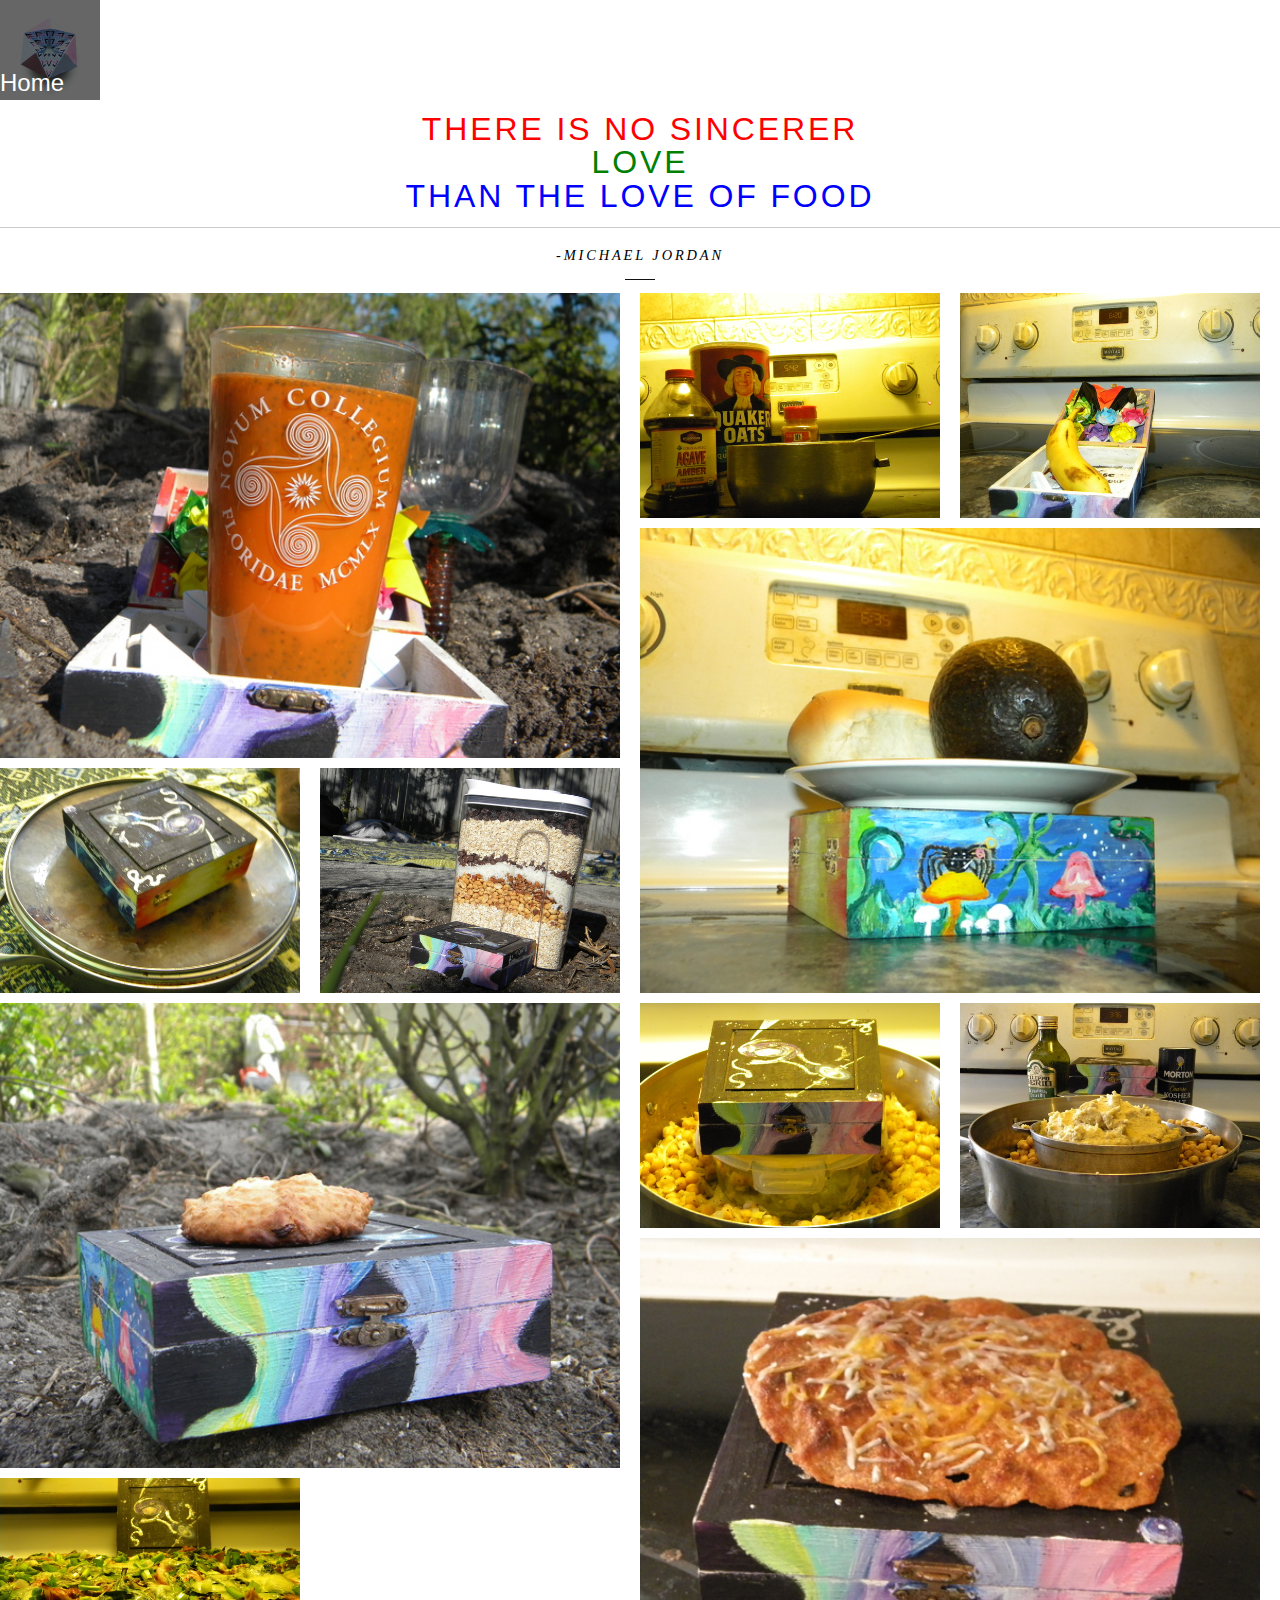
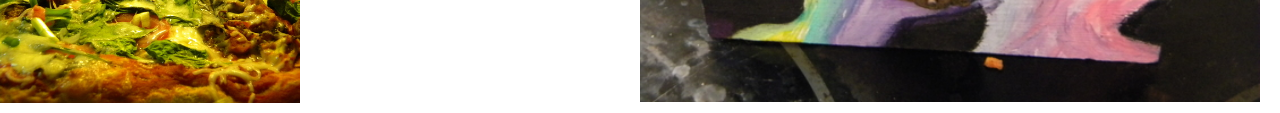
<file: eat.html>
<!doctype html>
<html class="no-js" lang="en">
<head>
  <meta charset="utf-8">

  <title>Eat!</title>
  
  <meta name="viewport" content="width=device-width">

  
  <link rel="stylesheet" href="css/style.css">
  <link rel="stylesheet" href="css/modal.css">

  <script src="js/modernizr-2.5.3.min.js"></script>
  
</head>
<body>
	<a href="index.html"><div class="image-container"><img height="100" width="100" class="img-responsive img-circle" src="img/Home/oflex.gif" alt="Origami Crane">
			<div class="after">
				<font size="5" class="content" lang="ja">Home</font>
			</div>
	</div></a>
	
	<header class="container">
		<h1><font color="red" lang="ja" size="6">
			There is no sincerer </font><br>
			<font color="green" lang="ja" size="6">
			Love </font><br>
			<font color="blue" lang="ja" size="6">
			Than the love of food</font><br>
			 <hr>
			<font>
			<em>-Michael Jordan</em></font>
		</h1>
	</header>
	<!-- Images 0-25 -->
<!-- Image 0 -->
<div id="content" class="container clearfix">
			<a href="#modal0"><div class="image-container item featured"><img alt="'Art'" src="img/eat/OrangeHeartSaver0.JPG"></img></a>
			<div class="after">
				<font size="5" class="content" lang="ja">Merci</font>
			</div>
		</div>
<!-- Image 1 -->
		
			<a href="#modal1"><div class="image-container item"><img alt="'Art'" src="img/eat/WhiteHeartSaver0.JPG"></img></a>
			<div class="after">
				<font size="5" class="content" lang="ja">Merci</font>
			</div>
			</div>
		
<!-- Image 2 -->
		
			<a href="#modal2"><div class="image-container item"><img alt="'Art'" src="img/eat/AmarilloHeartSaver0.JPG"></img></a>
			<div class="after">
				<font size="5" class="content" lang="ja">Merci</font>
			</div>
			</div>
<!-- Image 3 -->
		
			<a href="#modal3"><div class="image-container item featured"><img alt="'Art'" src="img/eat/GreenHeartSaver0.JPG"></img></a>
			<div class="after">
				<font size="5" class="content" lang="ja">Merci</font>
			</div>
			</div>
<!-- Image 4 -->
		
			<a href="#modal4"><div class="image-container item"><img alt="'Art'" src="img/eat/CarrotCake0.JPG"></img></a>
			<div class="after">
				<font size="5" class="content" lang="ja">Merci</font>
			</div>
			</div>
<!-- Image 5 -->
		
			<a href="#modal5"><div class="image-container item"><img alt="'Art'" src="img/eat/muesli0.JPG"></img></a>
			<div class="after">
				<font size="5" class="content" lang="ja">Merci</font>
			</div>
			</div>
<!-- Image 6 -->
		
			<a href="#modal6"><div class="image-container item featured"><img alt="'Art'" src="img/eat/cookie0.JPG"></img></a>
			<div class="after">
				<font size="5" class="content" lang="ja">Merci</font>
			</div>
			</div>
<!-- Image 7 -->
		
			<a href="#modal6"><div class="image-container item"><img alt="'Art'" src="img/eat/chickpea0.JPG"></img></a>
			<div class="after">
				<font size="5" class="content" lang="ja">Merci</font>
			</div>
			</div>
<!-- Image 8 -->
		
			<a href="#modal6"><div class="image-container item"><img alt="'Art'" src="img/eat/hummus0.JPG"></img></a>
			<div class="after">
				<font size="5" class="content" lang="ja">Merci</font>
			</div>
			</div>
<!-- Image 9 -->
		
			<a href="#modal6"><div class="image-container item featured"><img alt="'Art'" src="img/eat/naan0.JPG"></img></a>
			<div class="after">
				<font size="5" class="content" lang="ja">Merci</font>
			</div>
			</div>
<!-- Image 10 -->
		
			<a href="#modal6"><div class="image-container item"><img alt="'Art'" src="img/eat/pizza0.JPG"></img></a>
			<div class="after">
				<font size="5" class="content" lang="ja">Merci</font>
			</div>
			</div>
		
</div>
<!-- Javascript -->
  <script src="//ajax.googleapis.com/ajax/libs/jquery/1.7.1/jquery.min.js"></script>
  <script>window.jQuery || document.write('<script src="js/jquery-1.7.1.min.js"><\/script>')</script>

  <script src="js/jquery.masonry.min.js"></script>
  <script src="js/script.js"></script>
  
<!-- Modals 0-25 -->
<!-- Modal 0-->
  <section class="modal--show" id="modal0" tabindex="-1"
   role="dialog" aria-labelledby="modal-label" aria-hidden="true">
		<div class="modal-inner">
			<header id="modal-label"><!-- Header --><span style="font-size:300%;" align="center" lang="ja">Orange Chia Heart Saver</span></header>
			<div class="modal-content"><!-- The modals content --><p align="center"><img  align="middle" src="img/eat/OrangeHeartSaver1.JPG"/></p></div>
			<footer><!-- Footer --><p align="center"> <b>Ingrediants:</b> a. Carrot Juice | b. Chia Seeds <br>   <a href="https://en.wikipedia.org/wiki/Salvia_hispanica">Featured Link</a><br><q>Chia seeds may be added to other foods as a topping or put into smoothies, breakfast cereals, energy bars, granola bars, yogurt, tortillas, and bread ...</q></p></footer>
		</div>
		<a href="#!" class="modal-close" title="Close this modal" data-close="Close"
		  data-dismiss="modal">?</a>
   </section>
<!-- Modal 1-->
	<section class="modal--show" id="modal1" tabindex="-1"
   role="dialog" aria-labelledby="modal-label" aria-hidden="true">
		<div class="modal-inner">
			<header id="modal-label"><!-- Header --><span style="font-size:300%;" align="center" lang="ja">White Oat Heart Saver</span></header>
			<div class="modal-content"><!-- The modals content --><p align="center"><img  align="middle" src="img/eat/WhiteHeartSaver1.JPG"/></p></div>
			<footer><!-- Footer --><p align="center"> <b>Ingrediants:</b> a. Oat | b. Agave | c. Cinnamon<br>   <a href="https://en.wikipedia.org/wiki/Oat">Featured Link</a><br><q>Oats are generally considered "healthy" due to their rich content of several essential nutrients ...</q></p></footer>
		</div>
		<a href="#!" class="modal-close" title="Close this modal" data-close="Close"
		  data-dismiss="modal">?</a>
   </section>
<!-- Modal 2-->
	<section class="modal--show" id="modal2" tabindex="-1"
   role="dialog" aria-labelledby="modal-label" aria-hidden="true">
		<div class="modal-inner">
			<header id="modal-label"><!-- Header --><span style="font-size:300%;" align="center" lang="ja">Amarillo Banana Heart Saver</span></header>
			<div class="modal-content"><!-- The modals content --><span><img  align="middle" src="img/eat/AmarilloHeartSaver1.JPG"/></span></div>
			<footer><!-- Footer --><p align="center"> <b>Ingrediants:</b> a. Banana<br>   <a href="https://en.wikipedia.org/wiki/Banana">Featured Link</a><br><q>The banana is an edible fruit, botanically a berry ...</q></p></footer>
		</div>
		<a href="#!" class="modal-close" title="Close this modal" data-close="Close"
		  data-dismiss="modal">?</a>
   </section>
   
<!-- Modal 3-->
	<section class="modal--show" id="modal3" tabindex="-1"
   role="dialog" aria-labelledby="modal-label" aria-hidden="true">
		<div class="modal-inner">
			<header id="modal-label"><!-- Header --><span style="font-size:300%;" align="center" lang="ja">Vert Avacado Heart Saver</span></header>
			<div class="modal-content"><!-- The modals content --><span><img  align="middle" src="img/eat/GreenHeartSaver1.JPG"/></span></div>
			<footer><!-- Footer --><p align="center"> <b>Ingrediants:</b> a. Avocado | b. Haitian bread<br>   <a href="https://en.wikipedia.org/wiki/Avocado">Featured Link</a><br><q>Avocados have diverse fats ...</q></p></footer>
		</div>
		<a href="#!" class="modal-close" title="Close this modal" data-close="Close"
		  data-dismiss="modal">?</a>
   </section>

<!-- Modal 4-->
	<section class="modal--show" id="modal4" tabindex="-1"
   role="dialog" aria-labelledby="modal-label" aria-hidden="true">
		<div class="modal-inner">
			<header id="modal-label"><!-- Header --><span style="font-size:300%;" align="center" lang="ja">Ring of Carrot Cake</span></header>
			<div class="modal-content"><!-- The modals content --><span><img  align="middle" src="img/eat/CarrotCake1.JPG"/></span></div>
			<footer><!-- Footer --><p align="center"> <b>Ingrediants:</b> a. Flour | b. Baking Soda | c. Baking Powder | d. Salt |<br> e. Carrots | f. Eggs | g. Milk | h. Agave | i. Almonds | j. Chocolate Chips |<br>   <a href="https://en.wikipedia.org/wiki/Carrot">Featured Link</a><br><q>The carrot is a root vegetable, usually orange in colour, though purple, black, red, white, and yellow varieties exist.</q></p></footer>
		</div>
		<a href="#!" class="modal-close" title="Close this modal" data-close="Close"
		  data-dismiss="modal">?</a>
   </section>
<!-- Modal 5-->
	<section class="modal--show" id="modal5" tabindex="-1"
   role="dialog" aria-labelledby="modal-label" aria-hidden="true">
		<div class="modal-inner">
			<header id="modal-label"><!-- Header --><span style="font-size:300%;" align="center" lang="ja">Muesli Remix</span></header>
			<div class="modal-content"><!-- The modals content --><span><img  align="middle" src="img/eat/muesli1.JPG"/></span></div>
			<footer><!-- Footer --><p align="center"> <b>Ingrediants:</b> a. Oatmeal | b. Peanuts | c. Walnuts | d. Coconut Flakes |<br> e. Raisins | f. Chocolate Chips |<br> <a href="https://en.wikipedia.org/wiki/Muesli">Featured Link</a><br><q>Müesli is a breakfast and brunch dish based on raw rolled oats and other ingredients including grains, fresh or dried fruits, seeds and nuts</q></p></footer>
		</div>
		<a href="#!" class="modal-close" title="Close this modal" data-close="Close"
		  data-dismiss="modal">?</a>
   </section>
<!-- Modal 6-->
	<section class="modal--show" id="modal6" tabindex="-1"
   role="dialog" aria-labelledby="modal-label" aria-hidden="true">
		<div class="modal-inner">
			<header id="modal-label"><!-- Header --><span style="font-size:300%;" align="center" lang="ja">Haitian CocoNutcracker Cookies</span></header>
			<div class="modal-content"><!-- The modals content --><span><img  align="middle" src="img/eat/cookie1.JPG"/></span></div>
			<footer><!-- Footer --><p align="center"> <a href="http://www.amazon.com/Fine-Haitian-Cuisine-Cassion-Menager/dp/1584323701/ref=sr_1_1?ie=UTF8&qid=1457316252&sr=8-1&keywords=fine+haitian+cuisine">INSPIRATIONAL SOURCE</a></p></footer>
		</div>
		<a href="#!" class="modal-close" title="Close this modal" data-close="Close"
		  data-dismiss="modal">?</a>
   </section>
<!-- Modal 7-->
	<section class="modal--show" id="modal6" tabindex="-1"
   role="dialog" aria-labelledby="modal-label" aria-hidden="true">
		<div class="modal-inner">
			<header id="modal-label"><!-- Header --><span style="font-size:300%;" align="center" lang="ja">Chickpea</span></header>
			<div class="modal-content"><!-- The modals content --><span><img  align="middle" src="img/eat/cookie1.JPG"/></span></div>
			<footer><!-- Footer --><p align="center"> <b>Ingrediants:</b> a. Oatmeal | b. Peanuts | c. Walnuts | d. Coconut Flakes |<br> e. Raisins | f. Chocolate Chips |<br> <a href="https://en.wikipedia.org/wiki/Muesli">Featured Link</a><br><q>Müesli is a breakfast and brunch dish based on raw rolled oats and other ingredients including grains, fresh or dried fruits, seeds and nuts</q></p></footer>
		</div>
		<a href="#!" class="modal-close" title="Close this modal" data-close="Close"
		  data-dismiss="modal">?</a>
   </section>
<!-- Modal 8-->
	<section class="modal--show" id="modal6" tabindex="-1"
   role="dialog" aria-labelledby="modal-label" aria-hidden="true">
		<div class="modal-inner">
			<header id="modal-label"><!-- Header --><span style="font-size:300%;" align="center" lang="ja">Hummus</span></header>
			<div class="modal-content"><!-- The modals content --><span><img  align="middle" src="img/eat/cookie1.JPG"/></span></div>
			<footer><!-- Footer --><p align="center"> <b>Ingrediants:</b> a. Oatmeal | b. Peanuts | c. Walnuts | d. Coconut Flakes |<br> e. Raisins | f. Chocolate Chips |<br> <a href="https://en.wikipedia.org/wiki/Muesli">Featured Link</a><br><q>Müesli is a breakfast and brunch dish based on raw rolled oats and other ingredients including grains, fresh or dried fruits, seeds and nuts</q></p></footer>
		</div>
		<a href="#!" class="modal-close" title="Close this modal" data-close="Close"
		  data-dismiss="modal">?</a>
   </section>
<!-- Modal 9-->
	<section class="modal--show" id="modal6" tabindex="-1"
   role="dialog" aria-labelledby="modal-label" aria-hidden="true">
		<div class="modal-inner">
			<header id="modal-label"><!-- Header --><span style="font-size:300%;" align="center" lang="ja">Naan</span></header>
			<div class="modal-content"><!-- The modals content --><span><img  align="middle" src="img/eat/cookie1.JPG"/></span></div>
			<footer><!-- Footer --><p align="center"> <b>Ingrediants:</b> a. Oatmeal | b. Peanuts | c. Walnuts | d. Coconut Flakes |<br> e. Raisins | f. Chocolate Chips |<br> <a href="https://en.wikipedia.org/wiki/Muesli">Featured Link</a><br><q>Müesli is a breakfast and brunch dish based on raw rolled oats and other ingredients including grains, fresh or dried fruits, seeds and nuts</q></p></footer>
		</div>
		<a href="#!" class="modal-close" title="Close this modal" data-close="Close"
		  data-dismiss="modal">?</a>
   </section>
<!-- Modal 10-->
	<section class="modal--show" id="modal6" tabindex="-1"
   role="dialog" aria-labelledby="modal-label" aria-hidden="true">
		<div class="modal-inner">
			<header id="modal-label"><!-- Header --><span style="font-size:300%;" align="center" lang="ja">Pizza</span></header>
			<div class="modal-content"><!-- The modals content --><span><img  align="middle" src="img/eat/cookie1.JPG"/></span></div>
			<footer><!-- Footer --><p align="center"> <b>Ingrediants:</b> a. Oatmeal | b. Peanuts | c. Walnuts | d. Coconut Flakes |<br> e. Raisins | f. Chocolate Chips |<br> <a href="https://en.wikipedia.org/wiki/Muesli">Featured Link</a><br><q>Müesli is a breakfast and brunch dish based on raw rolled oats and other ingredients including grains, fresh or dried fruits, seeds and nuts</q></p></footer>
		</div>
		<a href="#!" class="modal-close" title="Close this modal" data-close="Close"
		  data-dismiss="modal">?</a>
   </section>
</file>
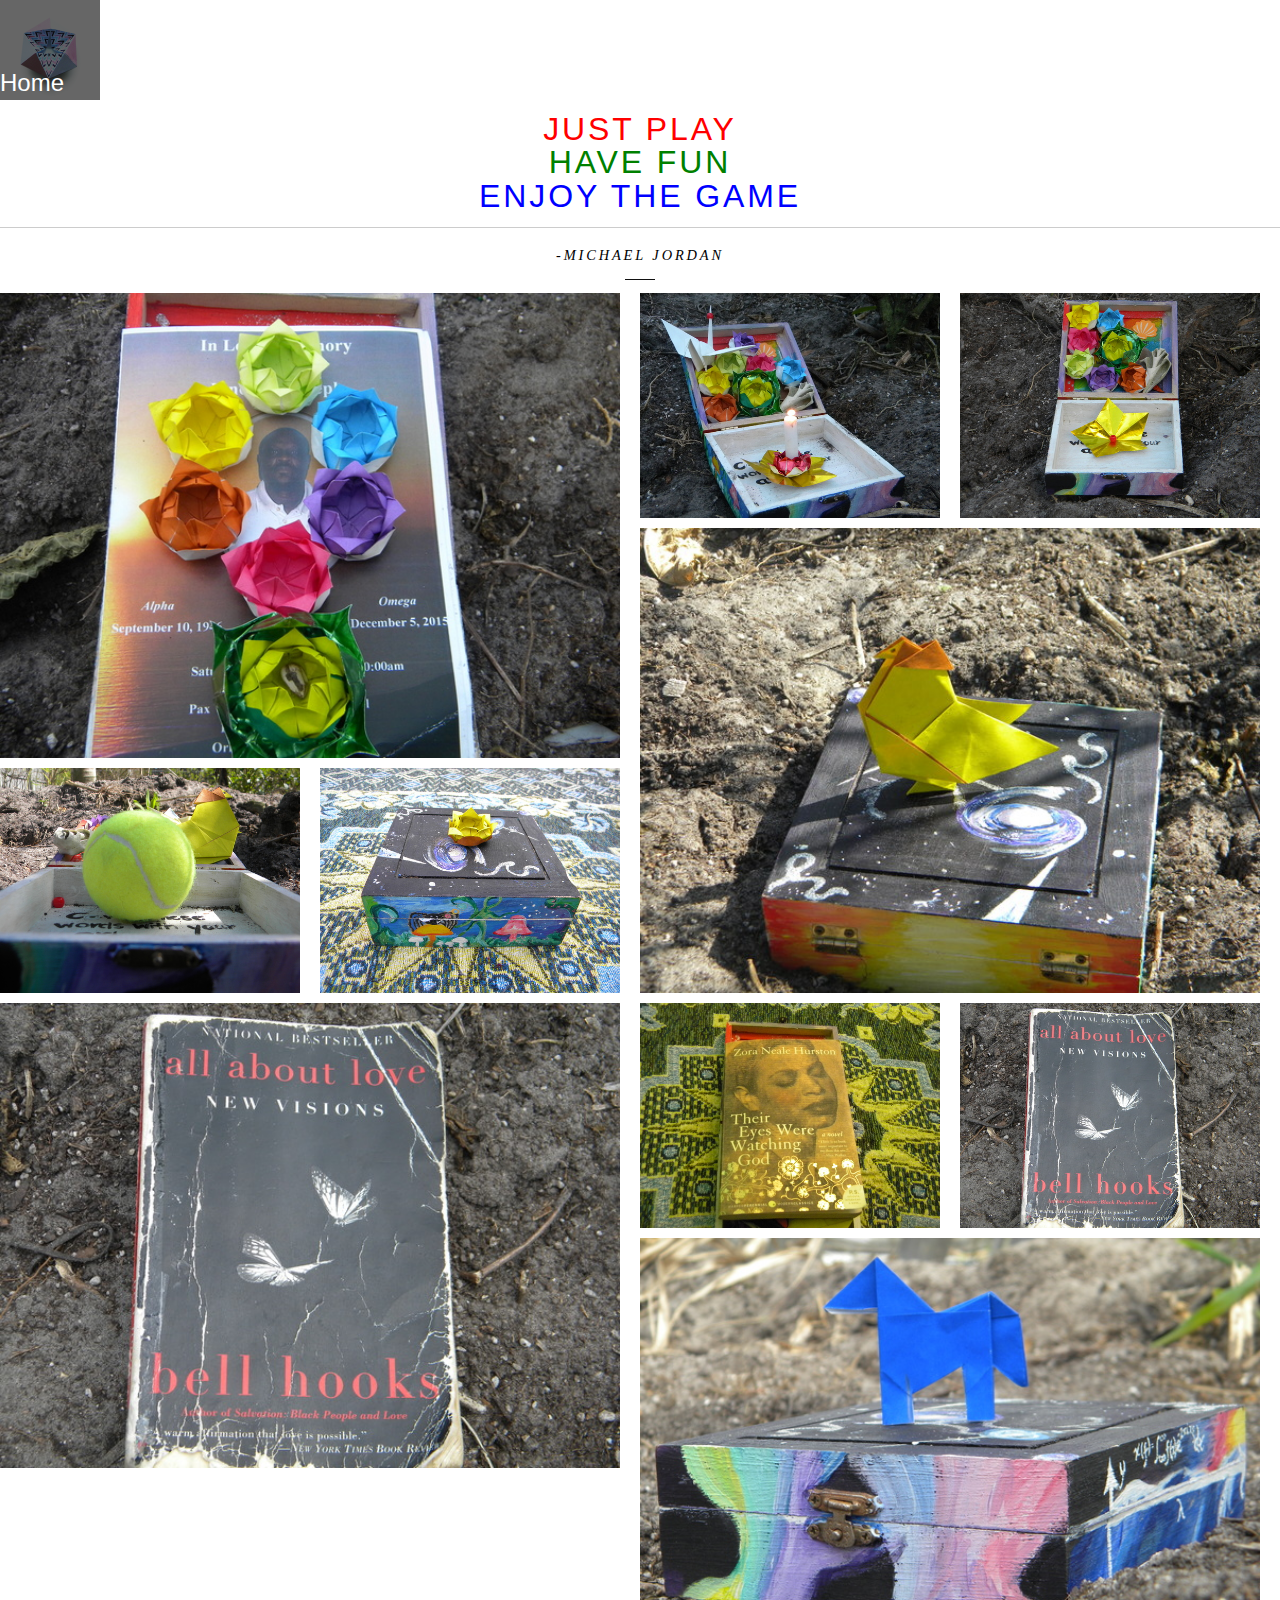
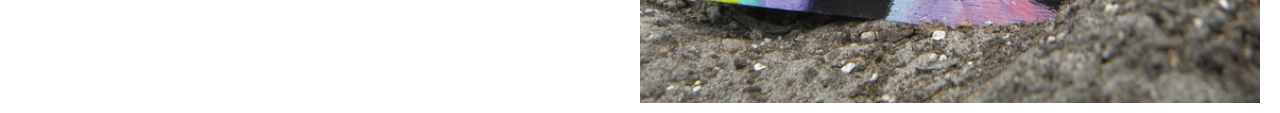
<file: play.html>
<!doctype html>
<html class="no-js" lang="en">
<head>
  <meta charset="utf-8">

  <title>Play!</title>
  
  <meta name="viewport" content="width=device-width">

  
  <link rel="stylesheet" href="css/style.css">
  <link rel="stylesheet" href="css/modal.css">

  <script src="js/modernizr-2.5.3.min.js"></script>
  
</head>
<body>
	<a href="index.html"><div class="image-container"><img height="100" width="100" class="img-responsive img-circle" src="img/Home/oflex.gif" alt="Origami Crane">
			<div class="after">
				<font size="5" class="content" lang="ja">Home</font>
			</div>
	</div></a>
	
	<header class="container">
		<h1><font color="red" lang="ja" size="6">
			Just Play </font><br>
			<font color="green" lang="ja" size="6">
			Have Fun </font><br>
			<font color="blue" lang="ja" size="6">
			Enjoy the Game</font><br>
			 <hr>
			<font>
			<em>-Michael Jordan</em></font>
		</h1>
	</header>
	<!-- Images 0-25 -->
<!-- Image 0 -->
<div id="content" class="container clearfix">
			<a href="#modal0"><div class="image-container item featured"><img alt="'Art'" src="img/play/rise0.JPG"></img></a>
			<div class="after">
				<font size="5" class="content" lang="ja">Merci</font>
			</div>
		</div>
<!-- Image 1 -->
		
			<a href="#modal1"><div class="image-container item"><img alt="'Art'" src="img/play/flame0.JPG"></img></a>
			<div class="after">
				<font size="5" class="content" lang="ja">Merci</font>
			</div>
			</div>
		
<!-- Image 2 -->
		
			<a href="#modal2"><div class="image-container item"><img alt="'Art'" src="img/play/stars0.JPG"></img></a>
			<div class="after">
				<font size="5" class="content" lang="ja">Merci</font>
			</div>
			</div>
<!-- Image 3 -->
<div id="content" class="container clearfix">
			<a href="#modal3"><div class="image-container item featured"><img alt="'Art'" src="img/play/chicken0.JPG"></img></a>
			<div class="after">
				<font size="5" class="content" lang="ja">Merci</font>
			</div>
		</div>
<!-- Image 4 -->
<div id="content" class="container clearfix">
			<a href="#modal4"><div class="image-container item"><img alt="'Art'" src="img/play/ball0.JPG"></img></a>
			<div class="after">
				<font size="5" class="content" lang="ja">Merci</font>
			</div>
		</div>
<!-- Image 5 -->
<div id="content" class="container clearfix">
			<a href="#modal5"><div class="image-container item"><img alt="'Art'" src="img/play/helen0.JPG"></img></a>
			<div class="after">
				<font size="5" class="content" lang="ja">Merci</font>
			</div>
		</div>
<!-- Image 6 -->
<div id="content" class="container clearfix">
			<a href="#modal6"><div class="image-container item featured"><img alt="'Art'" src="img/play/allLOVE0.JPG"></img></a>
			<div class="after">
				<font size="5" class="content" lang="ja">Merci</font>
			</div>
		</div>
<!-- Image 7 -->
<div id="content" class="container clearfix">
			<a href="#modal7"><div class="image-container item"><img alt="'Art'" src="img/play/EyesWatching0.JPG"></img></a>
			<div class="after">
				<font size="5" class="content" lang="ja">Merci</font>
			</div>
		</div>
<!-- Image 8 -->
<div id="content" class="container clearfix">
			<a href="#modal8"><div class="image-container item"><img alt="'Art'" src="img/play/allLOVE0.JPG"></img></a>
			<div class="after">
				<font size="5" class="content" lang="ja">Merci</font>
			</div>
		</div>
<!-- Image 9 -->
<div id="content" class="container clearfix">
			<a href="#modal9"><div class="image-container item featured"><img alt="'Art'" src="img/play/Yes0.JPG"></img></a>
			<div class="after">
				<font size="5" class="content" lang="ja">Merci</font>
			</div>
		</div>
		
</div>
<!-- Javascript -->
  <script src="//ajax.googleapis.com/ajax/libs/jquery/1.7.1/jquery.min.js"></script>
  <script>window.jQuery || document.write('<script src="js/jquery-1.7.1.min.js"><\/script>')</script>

  <script src="js/jquery.masonry.min.js"></script>
  <script src="js/script.js"></script>
  
<!-- Modals 0-25 -->
<!-- Modal 0-->
  <section class="modal--show" id="modal0" tabindex="-1"
   role="dialog" aria-labelledby="modal-label" aria-hidden="true">
		<div class="modal-inner">
			<header id="modal-label"><!-- Header --><span style="font-size:300%;" align="center" lang="ja">Rise</span></header>
			<div class="modal-content"><!-- The modals content --><p align="center"><img  align="middle" src="img/play/rise1.JPG"/></p></div>
			<footer><!-- Footer --><p align="center"> With eyes watching God <br> We are born and live to die <br> Still like dust we <b>Rise </b></p></footer>
		</div>
		<a href="#!" class="modal-close" title="Close this modal" data-close="Close"
		  data-dismiss="modal">?</a>
   </section>
<!-- Modal 1-->
	<section class="modal--show" id="modal1" tabindex="-1"
   role="dialog" aria-labelledby="modal-label" aria-hidden="true">
		<div class="modal-inner">
			<header id="modal-label"><!-- Header --><span style="font-size:300%;" align="center" lang="ja"> Flame</span></header>
			<div class="modal-content"><!-- The modals content --><p align="center"><img  align="middle" src="img/play/flame1.JPG"/></p></div>
			<footer><!-- Footer --><p align="center"> The <b>Flame</b> from the heart <br> Grows brighter with the darkness  <br>It ends to restart</p></footer>
		</div>
		<a href="#!" class="modal-close" title="Close this modal" data-close="Close"
		  data-dismiss="modal">?</a>
   </section>
<!-- Modal 2-->
	<section class="modal--show" id="modal2" tabindex="-1"
   role="dialog" aria-labelledby="modal-label" aria-hidden="true">
		<div class="modal-inner">
			<header id="modal-label"><!-- Header --><span style="font-size:300%;" align="center" lang="ja"> Stars</span></header>
			<div class="modal-content"><!-- The modals content --><span><img  align="middle" src="img/play/stars1.JPG"/></span></div>
			<footer><!-- Footer --><p align="center"> <b>Stars</b> are <a href="https://www.khanacademy.org/partner-content/big-history-project">very old</a> <br> Space is mostly <a href="http://factmyth.com/factoids/the-universe-is-mostly-empty-space/">"empty"</a> and<br>matter mostly <a href="http://www.nasa.gov/mission_pages/planck/news/planck20130321.html#.VsEbml7L_7A">dark</a></p></footer>
		</div>
		<a href="#!" class="modal-close" title="Close this modal" data-close="Close"
		  data-dismiss="modal">?</a>
   </section>
<!-- Modal 3-->
	<section class="modal--show" id="modal3" tabindex="-1"
   role="dialog" aria-labelledby="modal-label" aria-hidden="true">
		<div class="modal-inner">
			<header id="modal-label"><!-- Header --><span style="font-size:300%;" align="center" lang="ja">Lo Siento</span></header>
			<div class="modal-content"><!-- The modals content --><span><img  align="middle" src="img/play/egg1.JPG"/></span></div>
			<footer><!-- Footer --><p align="center"> <b>Pidor disculpas</b><br> I made such an awful mess<br>Please let me clean up</p></footer>
		</div>
		<a href="#!" class="modal-close" title="Close this modal" data-close="Close"
		  data-dismiss="modal">?</a>
   </section>
<!-- Modal 4-->
	<section class="modal--show" id="modal4" tabindex="-1"
   role="dialog" aria-labelledby="modal-label" aria-hidden="true">
		<div class="modal-inner">
			<header id="modal-label"><!-- Header --><span style="font-size:300%;" align="center" lang="ja">Balls</span></header>
			<div class="modal-content"><!-- The modals content --><span><img  align="middle" src="img/play/ball1.JPG"/></span></div>
			<footer><!-- Footer --><p align="center"> Wii really like <b>balls</b><br>Wii play with all T-Y-P-E-S of balls<br>Can we share this ball?</p></footer>
		</div>
		<a href="#!" class="modal-close" title="Close this modal" data-close="Close"
		  data-dismiss="modal">?</a>
   </section>
<!-- Modal 5-->
	<section class="modal--show" id="modal5" tabindex="-1"
   role="dialog" aria-labelledby="modal-label" aria-hidden="true">
		<div class="modal-inner">
			<header id="modal-label"><!-- Header --><span style="font-size:300%;" align="center" lang="ja">Helen せんせい</span></header>
			<div class="modal-content"><!-- The modals content --><span><img  align="middle" src="img/play/helen1.png"/></span></div>
			<footer><!-- Footer --><p align="center"> I am L.S.D.<br>Living Space Dust yeah thats me<br>Life is my party</p></footer>
		</div>
		<a href="#!" class="modal-close" title="Close this modal" data-close="Close"
		  data-dismiss="modal">?</a>
   </section>
<!-- Modal 6-->
	<section class="modal--show" id="modal6" tabindex="-1"
   role="dialog" aria-labelledby="modal-label" aria-hidden="true">
		<div class="modal-inner">
			<header id="modal-label"><!-- Header --><span style="font-size:300%;" align="center" lang="ja">All About Love: 0</span></header>
			<div class="modal-content"><!-- The modals content --><span><img  align="middle" src="img/play/allLOVE1.JPG"/></span></div>
			<footer><!-- Footer --><p align="center"><q> "... it was love's absence that let me know how much it mattered" </q> </p></footer>
		</div>
		<a href="#!" class="modal-close" title="Close this modal" data-close="Close"
		  data-dismiss="modal">?</a>
   </section>
<!-- Modal 7-->
	<section class="modal--show" id="modal7" tabindex="-1"
   role="dialog" aria-labelledby="modal-label" aria-hidden="true">
		<div class="modal-inner">
			<header id="modal-label"><!-- Header --><span style="font-size:300%;" align="center" lang="ja">Their Eyes Were Watching God: 0</span></header>
			<div class="modal-content"><!-- The modals content --><span><img  align="middle" src="img/play/EyesWatching1.JPG"/></span></div>
			<footer><!-- Footer --><p align="center"><q> "The people all saw her come because it was sundown. The sun was gone, but he had left his footprints in the sky." </q></p></footer>
		</div>
		<a href="#!" class="modal-close" title="Close this modal" data-close="Close"
		  data-dismiss="modal">?</a>
   </section>
<!-- Modal 8-->
	<section class="modal--show" id="modal8" tabindex="-1"
   role="dialog" aria-labelledby="modal-label" aria-hidden="true">
		<div class="modal-inner">
			<header id="modal-label"><!-- Header --><span style="font-size:300%;" align="center" lang="ja">All About Love: 1</span></header>
			<div class="modal-content"><!-- The modals content --><span><img  align="middle" src="img/play/allLOVE2.JPG"/></span></div>
			<footer><!-- Footer --><p align="center"><q> "For years I lived my life suspended, trapped by the past, unable to move into the future. <br> Like every wounded child I just wanted to turn back time<br> and be in that paradise again, in that moment of remembered rapture<br> where I felt loved,<br>where I felt a sense of belonging<br>We can never go back. I know that now.<br>We can go forward"<br></q> </p></footer>
		</div>
		<a href="#!" class="modal-close" title="Close this modal" data-close="Close"
		  data-dismiss="modal">?</a>
   </section>
<!-- Modal 9-->
	<section class="modal--show" id="modal9" tabindex="-1"
   role="dialog" aria-labelledby="modal-label" aria-hidden="true">
		<div class="modal-inner">
			<header id="modal-label"><!-- Header --><span style="font-size:300%;" align="center" lang="ja">Yes!</span></header>
			<div class="modal-content"><!-- The modals content --><span><img  align="middle" src="img/play/Yes1.JPG"/></span></div>
			<footer><!-- Footer --><p align="center"><q> What is real consent?<br> A happy and sober <b>Yes!</b><br>Never something less </q> </p></footer>
		</div>
		<a href="#!" class="modal-close" title="Close this modal" data-close="Close"
		  data-dismiss="modal">?</a>
   </section>
</file>
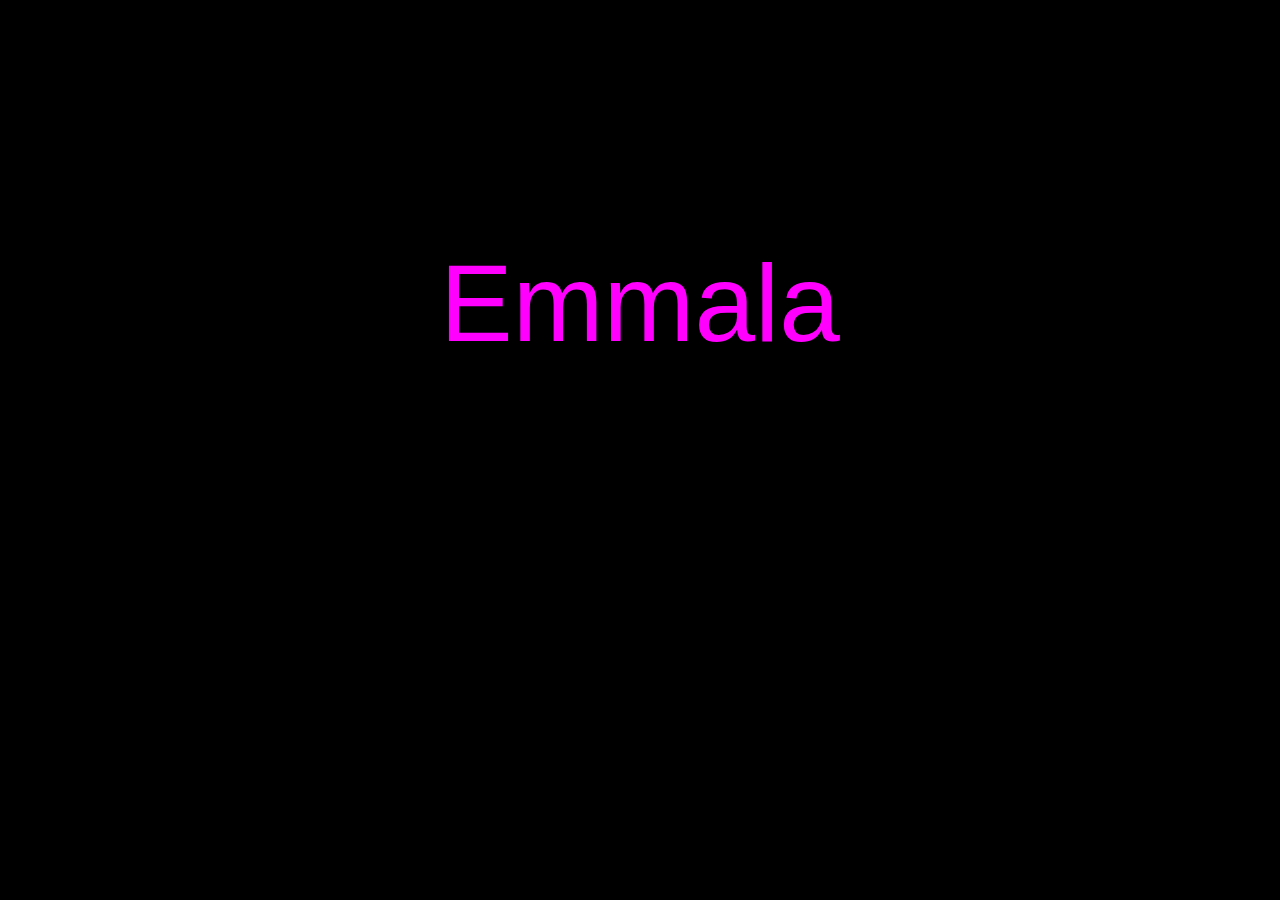
<file: Play/playCode/Sketches/Emmala.html>
<html>
<head>
  <meta charset="UTF-8">
  <script language="javascript" type="text/javascript" src="libraries/p5.js"></script>
  <!-- uncomment lines below to include extra p5 libraries -->
  <script language="javascript" src="libraries/p5.dom.js"></script>
  <script language="javascript" src="libraries/p5.sound.js"></script>
  <script language="javascript" type="text/javascript" src="sketchJS/emmala.js"></script>
  <!-- this line removes any default padding and style. you might only need one of these values set. -->
  <style> body {padding: 0; margin: 0;} </style>
</head>

<body>
	<div id="p5_loading" class="loadingclass"><p align="center"><img align="middle" src="assets/img/circleLoad.gif"></img><br><h3 align="center">Please Wait Loading</h3><br><h4 align="center"><a href="http://www.openprocessing.org/user/28663">Art Credit</a></h4></p></div>
</body>
</html>
</file>
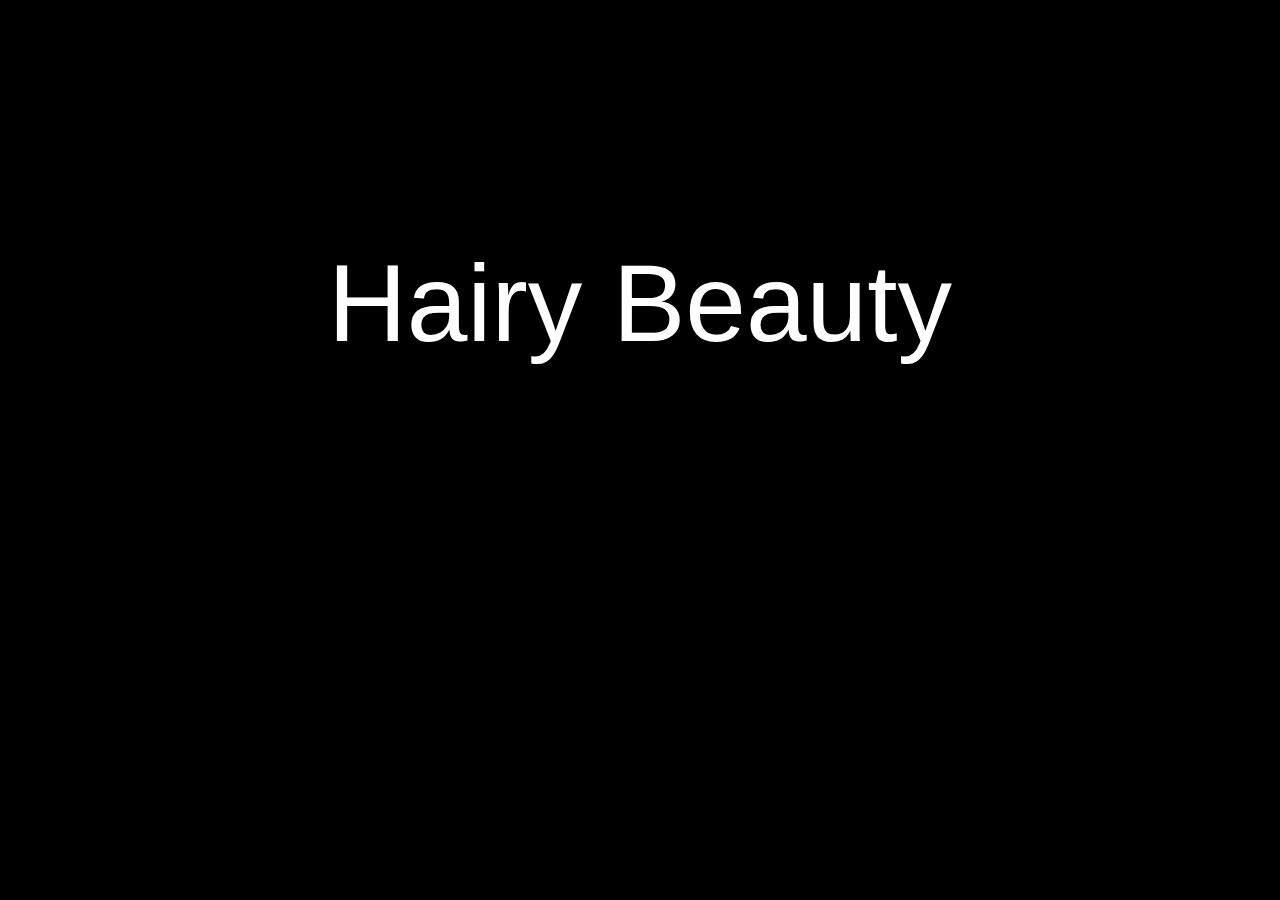
<file: Play/playCode/Sketches/hairyBeautyClicky.html>
<html>
<head>
  <meta charset="UTF-8">
  <script language="javascript" type="text/javascript" src="libraries/p5.js"></script>
  <!-- uncomment lines below to include extra p5 libraries -->
  <script language="javascript" src="libraries/p5.dom.js"></script>
  <script language="javascript" src="libraries/p5.sound.js"></script>
  <script language="javascript" type="text/javascript" src="sketchJS/hairyBeauty.js"></script>
  <!-- this line removes any default padding and style. you might only need one of these values set. -->
  <style> body {padding: 0; margin: 0;} </style>
</head>

<body>
	<div id="p5_loading" class="loadingclass"><p align="center"><img align="middle" src="assets/img/circleLoad.gif"></img><br><h3 align="center">Please Wait Loading</h3><br><h4 align="center"><a href="http://www.openprocessing.org/user/28663">Art Credit</a></h4></p></div>
</body>
</html>
</file>
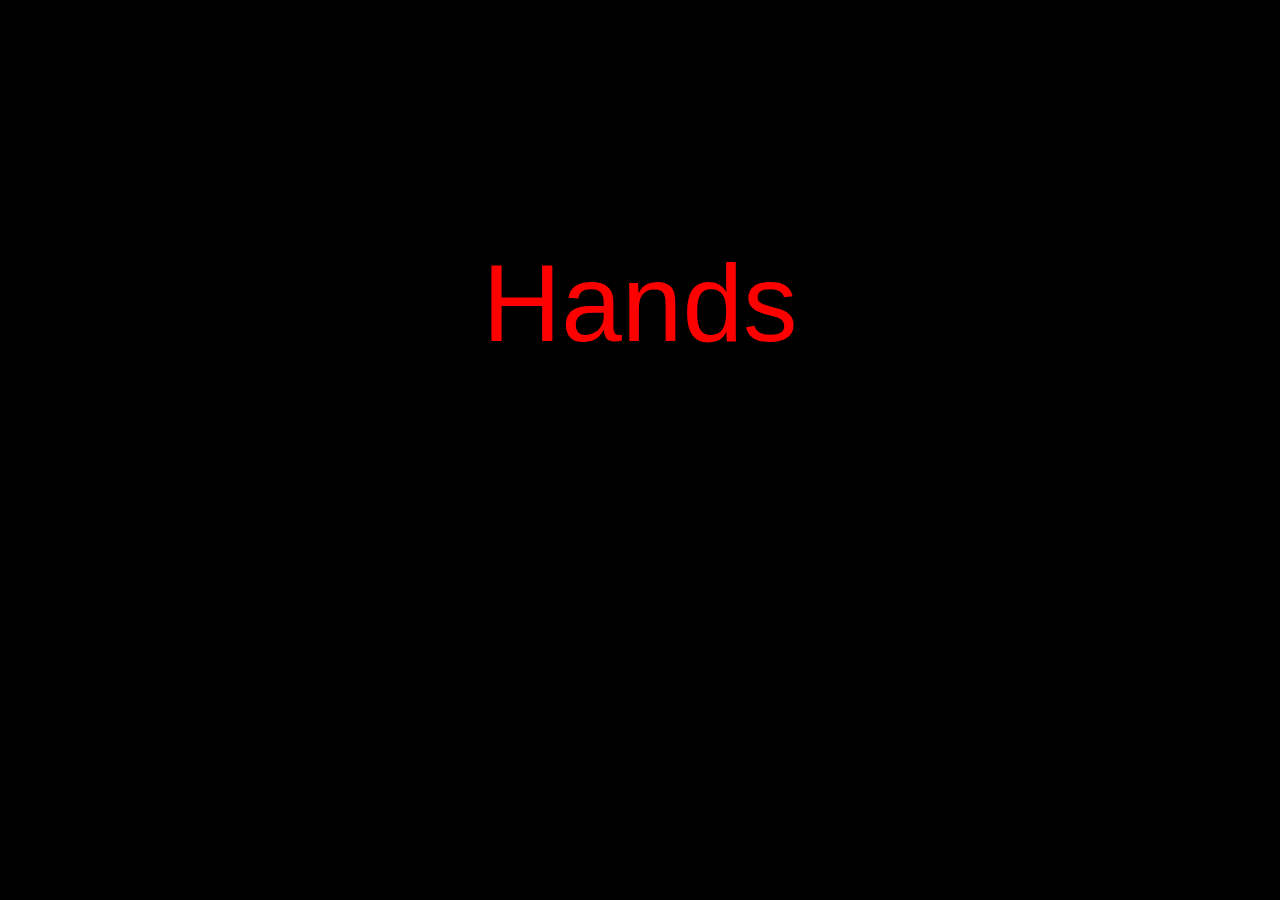
<file: Play/playCode/Sketches/handsClicky.html>
<html>
<head>
  <meta charset="UTF-8">
  <script language="javascript" type="text/javascript" src="libraries/p5.js"></script>
  <!-- uncomment lines below to include extra p5 libraries -->
  <script language="javascript" src="libraries/p5.dom.js"></script>
  <script language="javascript" src="libraries/p5.sound.js"></script>
  <script language="javascript" type="text/javascript" src="sketchJS/hands.js"></script>
  <!-- this line removes any default padding and style. you might only need one of these values set. -->
  <style> body {padding: 0; margin: 0;} </style>
</head>

<body>
	<div id="p5_loading" class="loadingclass"><p align="center"><img align="middle" src="assets/img/circleLoad.gif"></img><br><h3 align="center">Please Wait Loading</h3><br><h4 align="center"><a href="http://www.openprocessing.org/user/28663">Art Credit</a></h4></p></div>
</body>
</html>
</file>
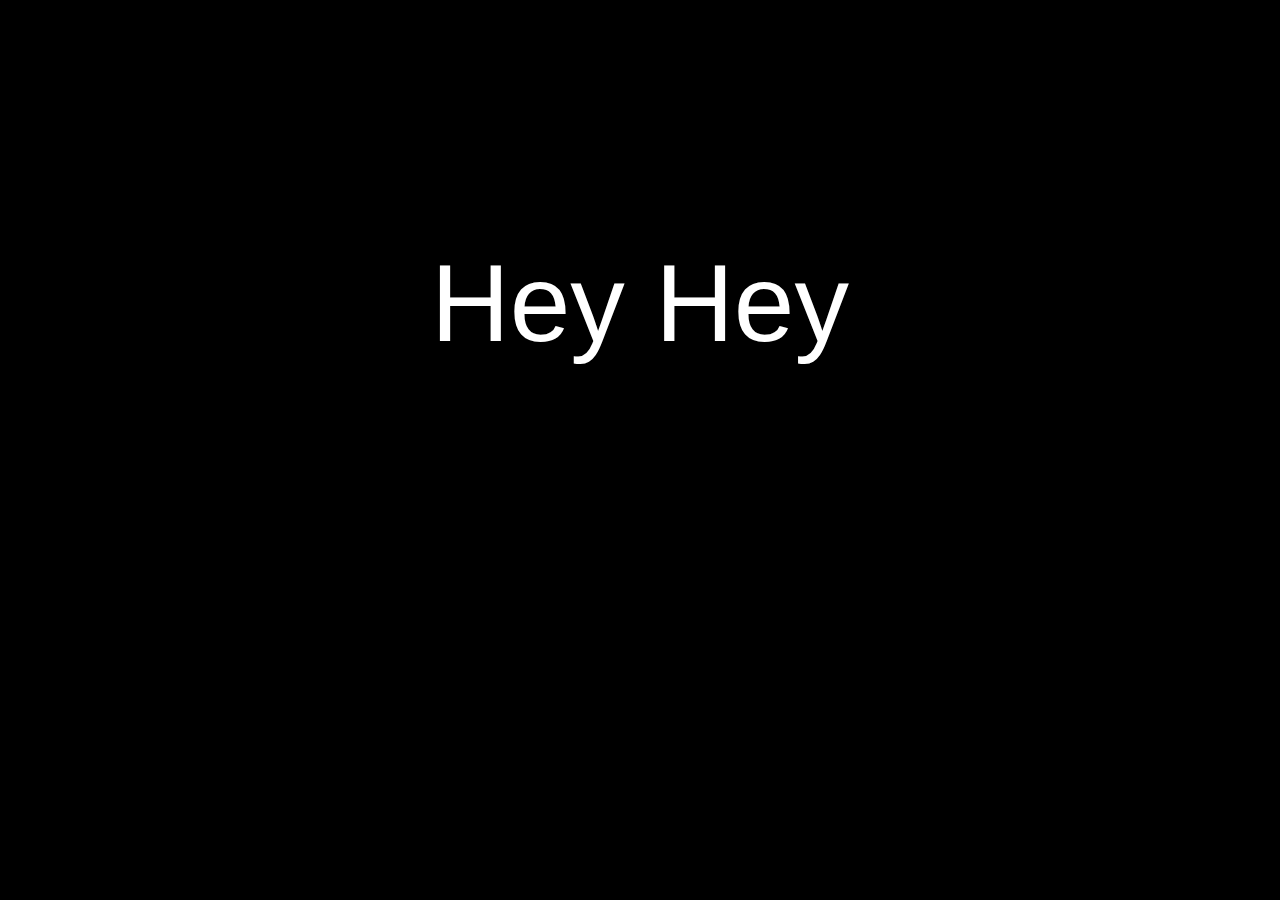
<file: Play/playCode/Sketches/heyWhiteLadyClicky.html>
<html>
<head>
  <meta charset="UTF-8">
  <script language="javascript" type="text/javascript" src="libraries/p5.js"></script>
  <!-- uncomment lines below to include extra p5 libraries -->
  <script language="javascript" src="libraries/p5.dom.js"></script>
  <script language="javascript" src="libraries/p5.sound.js"></script>
  <script language="javascript" type="text/javascript" src="sketchJS/heyWhiteLady.js"></script>
  <!-- this line removes any default padding and style. you might only need one of these values set. -->
  <style> body {padding: 0; margin: 0;} </style>
</head>

<body>
	<div id="p5_loading" class="loadingclass"><p align="center"><img align="middle" src="assets/img/circleLoad.gif"></img><br><h3 align="center">Please Wait Loading</h3><br><h4 align="center"><a href="http://www.openprocessing.org/user/28663">Art Credit</a></h4></p></div>
</body>
</html>
</file>
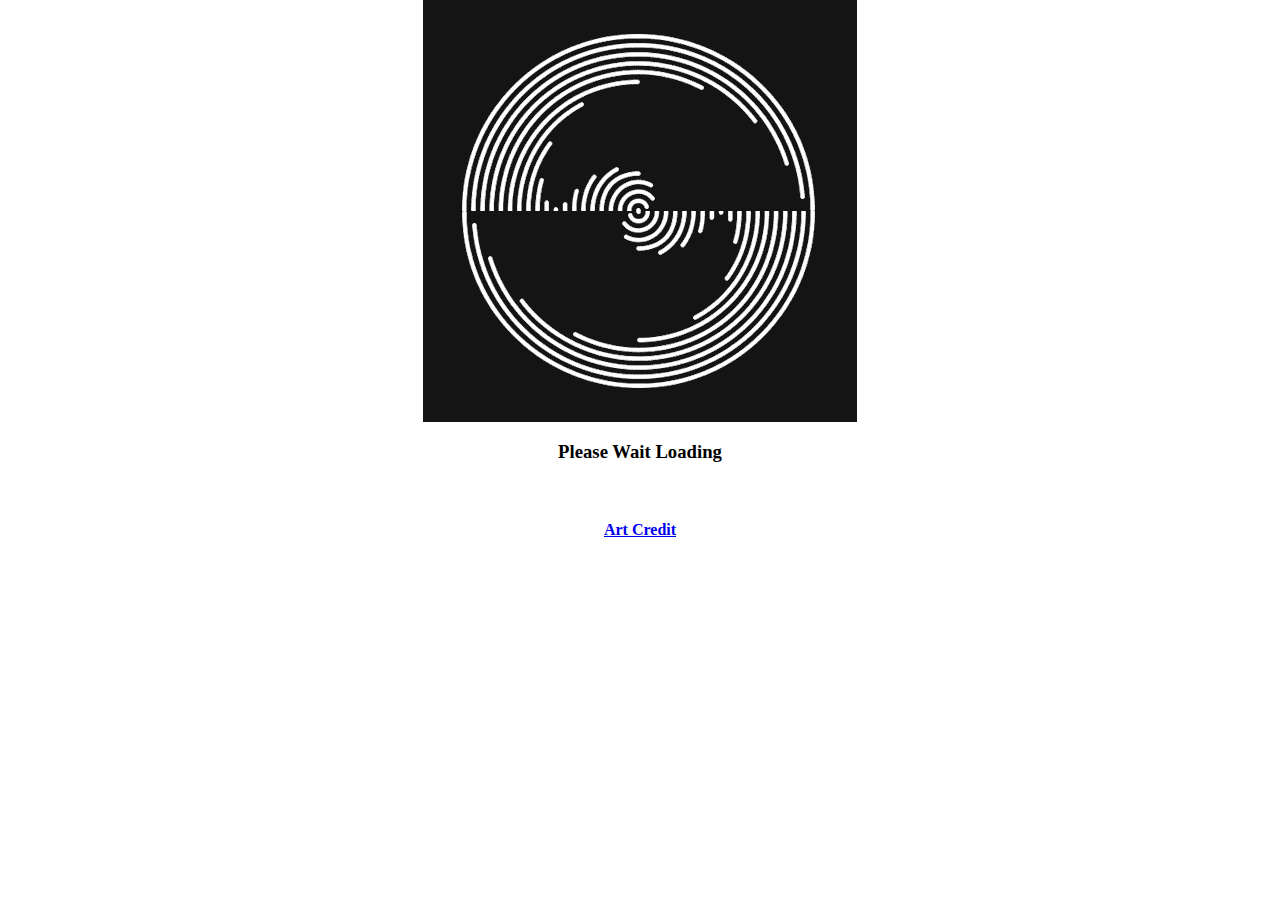
<file: Play/playCode/Sketches/itClicky.html>
<html>
<head>
  <meta charset="UTF-8">
  <script language="javascript" type="text/javascript" src="libraries/p5.js"></script>
  <!-- uncomment lines below to include extra p5 libraries -->
  <script language="javascript" src="libraries/p5.dom.js"></script>
  <script language="javascript" src="libraries/p5.sound.js"></script>
  <script language="javascript" type="text/javascript" src="sketchJS/it.js"></script>
  <!-- this line removes any default padding and style. you might only need one of these values set. -->
  <style> body {padding: 0; margin: 0;} </style>
</head>

<body>
	<div id="p5_loading" class="loadingclass"><p align="center"><img align="middle" src="assets/img/circleLoad.gif"></img><br><h3 align="center">Please Wait Loading</h3><br><h4 align="center"><a href="http://www.openprocessing.org/user/28663">Art Credit</a></h4></p></div>
</body>
</html>
</file>
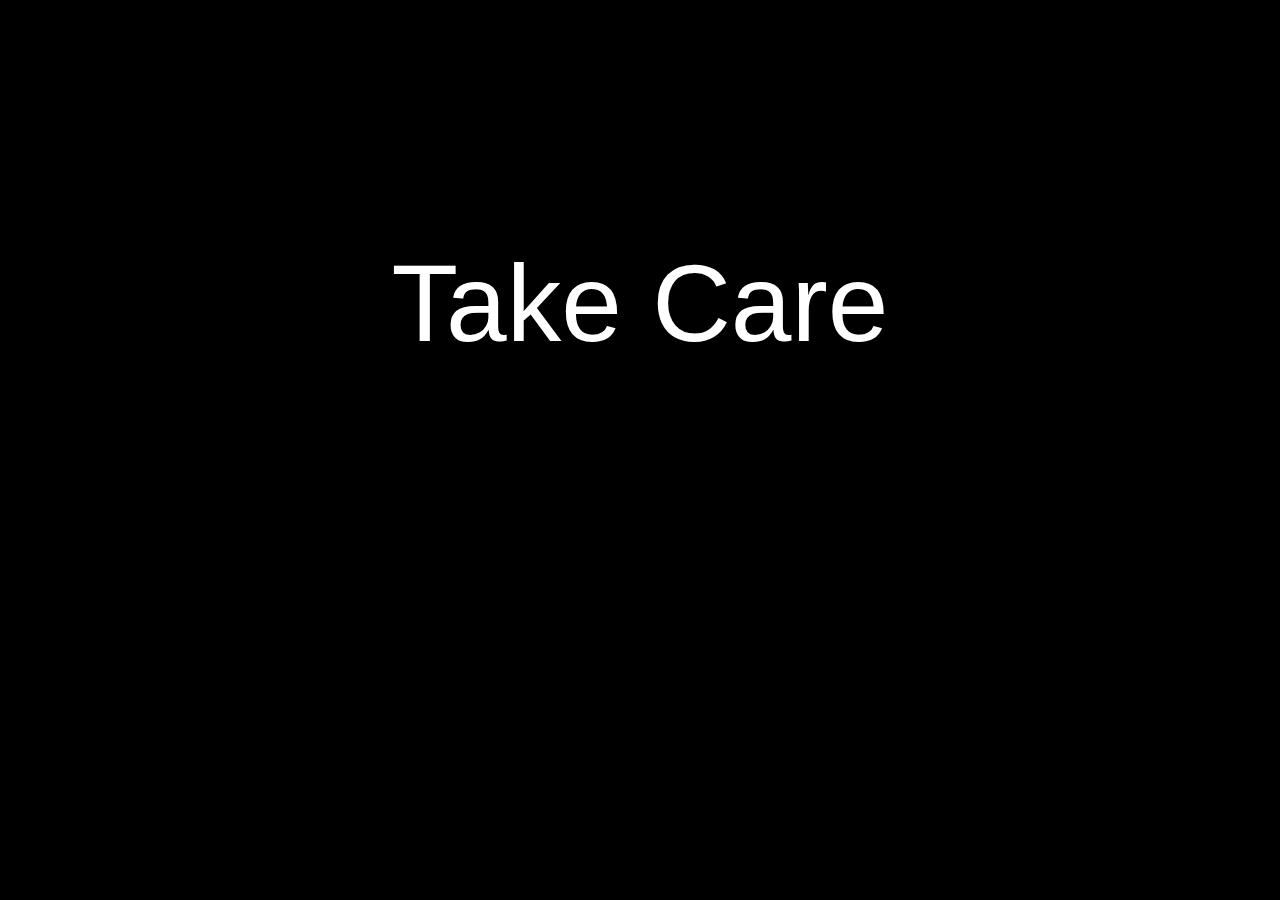
<file: Play/playCode/Sketches/takeCareClicky.html>
<html>
<head>
  <meta charset="UTF-8">
  <script language="javascript" type="text/javascript" src="libraries/p5.js"></script>
  <!-- uncomment lines below to include extra p5 libraries -->
  <script language="javascript" src="libraries/p5.dom.js"></script>
  <script language="javascript" src="libraries/p5.sound.js"></script>
  <script language="javascript" type="text/javascript" src="sketchJS/takeCare.js"></script>
  <!-- this line removes any default padding and style. you might only need one of these values set. -->
  <style> body {padding: 0; margin: 0;} </style>
</head>

<body>
	<div id="p5_loading" class="loadingclass"><p align="center"><img align="middle" src="assets/img/circleLoad.gif"></img><br><h3 align="center">Please Wait Loading</h3><br><h4 align="center"><a href="http://www.openprocessing.org/user/28663">Art Credit</a></h4></p></div>
</body>
</html>
</file>
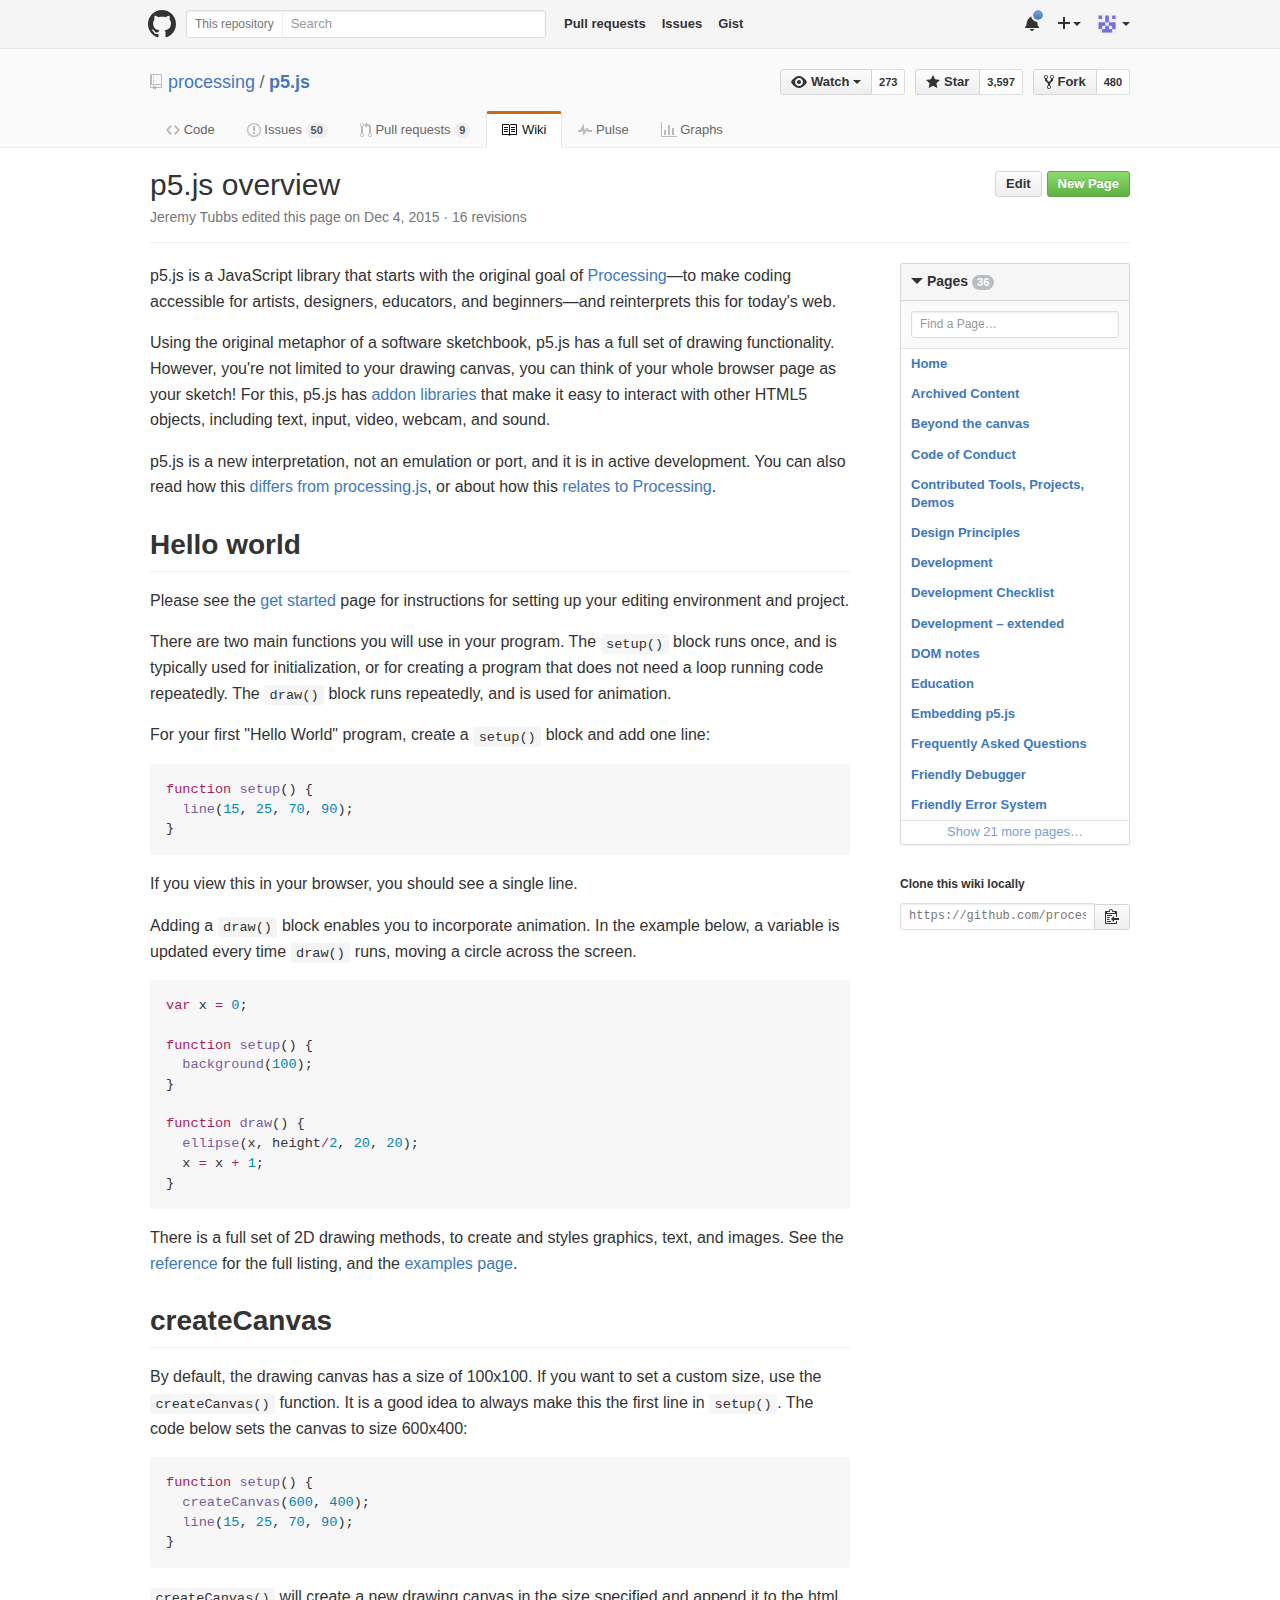
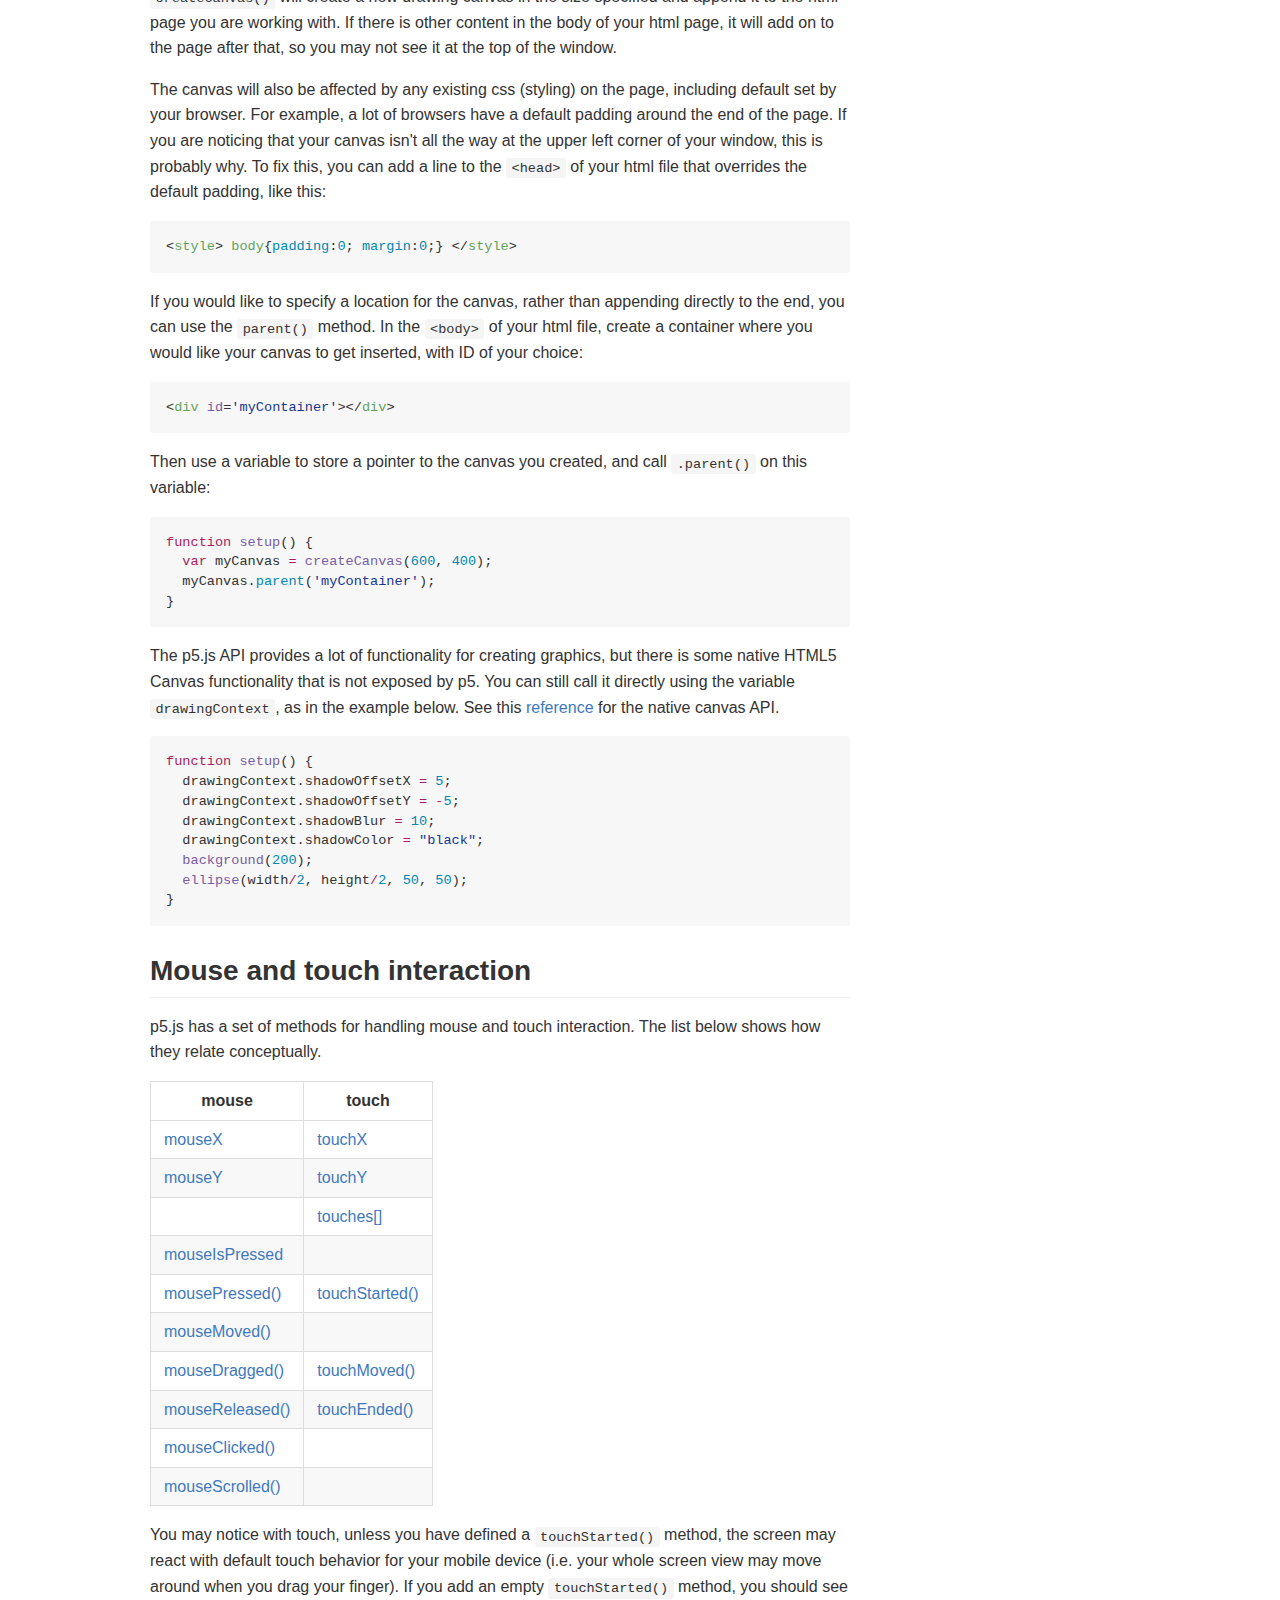
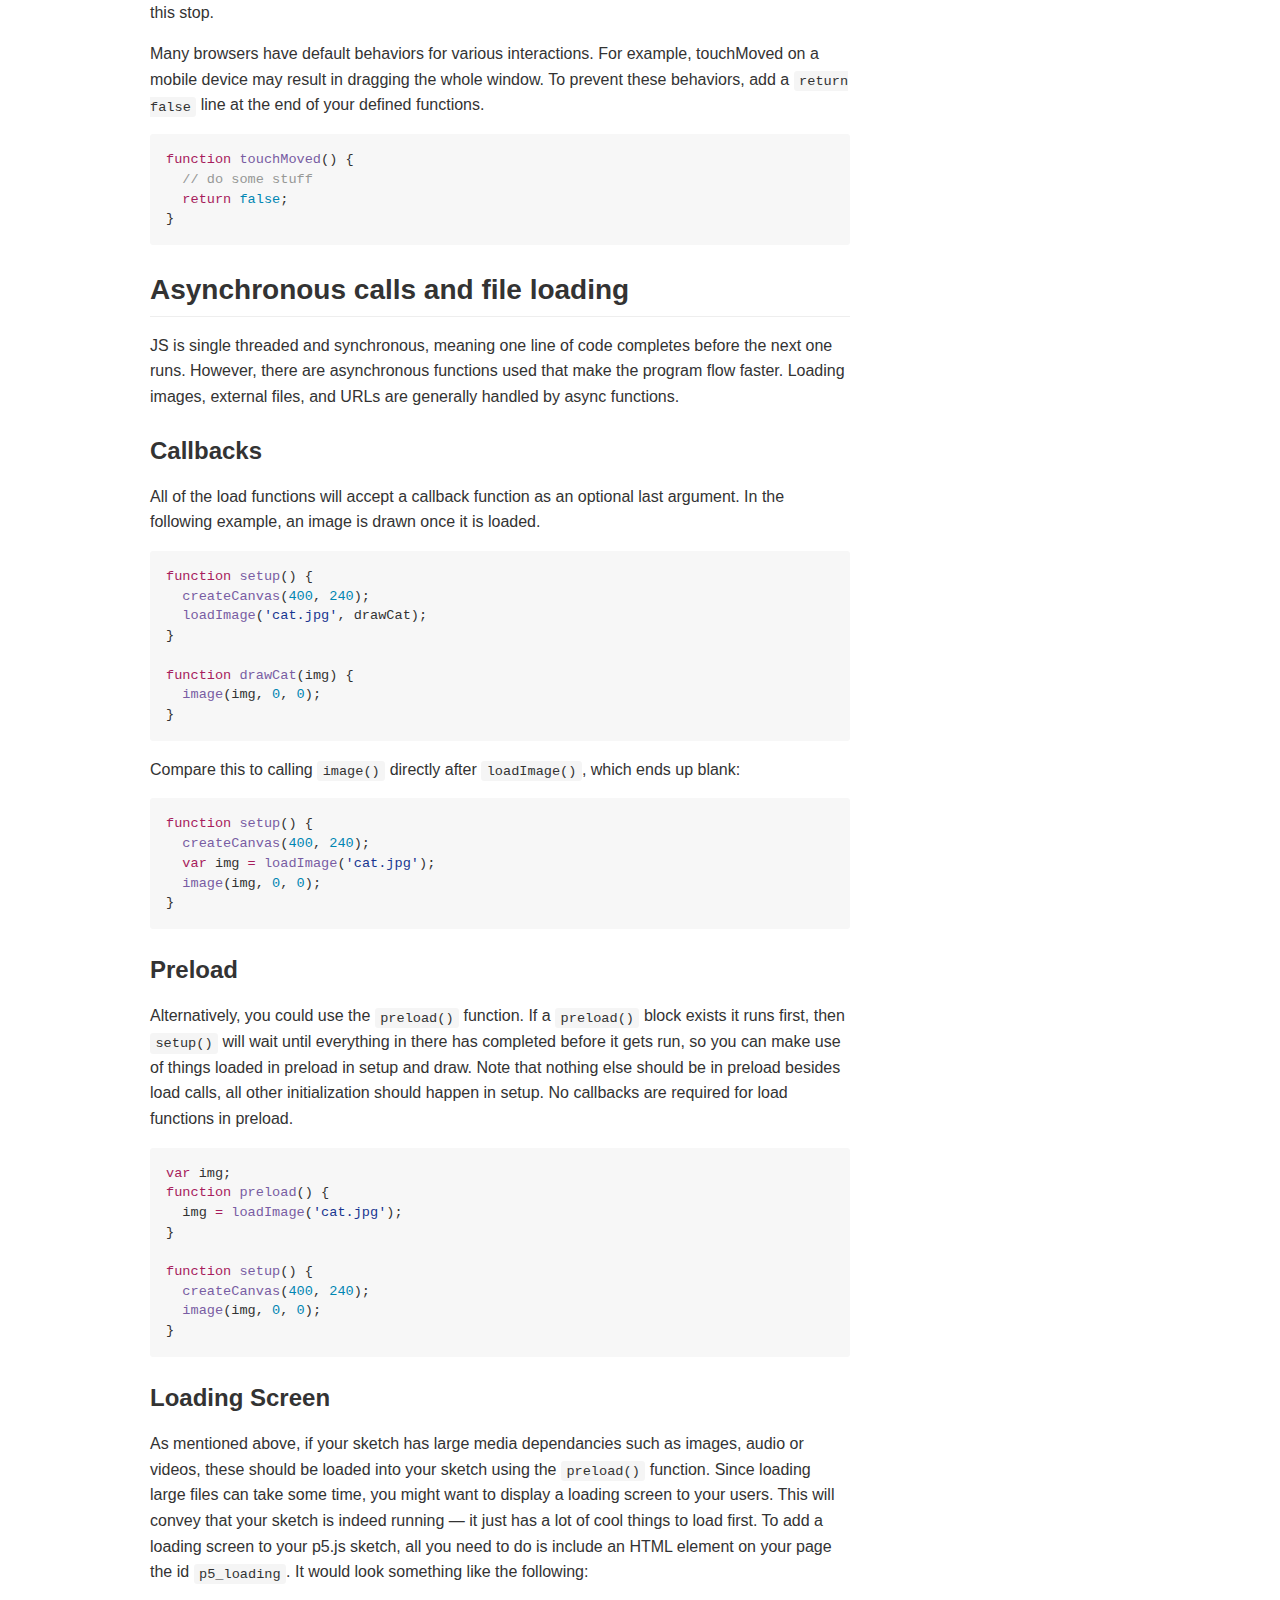
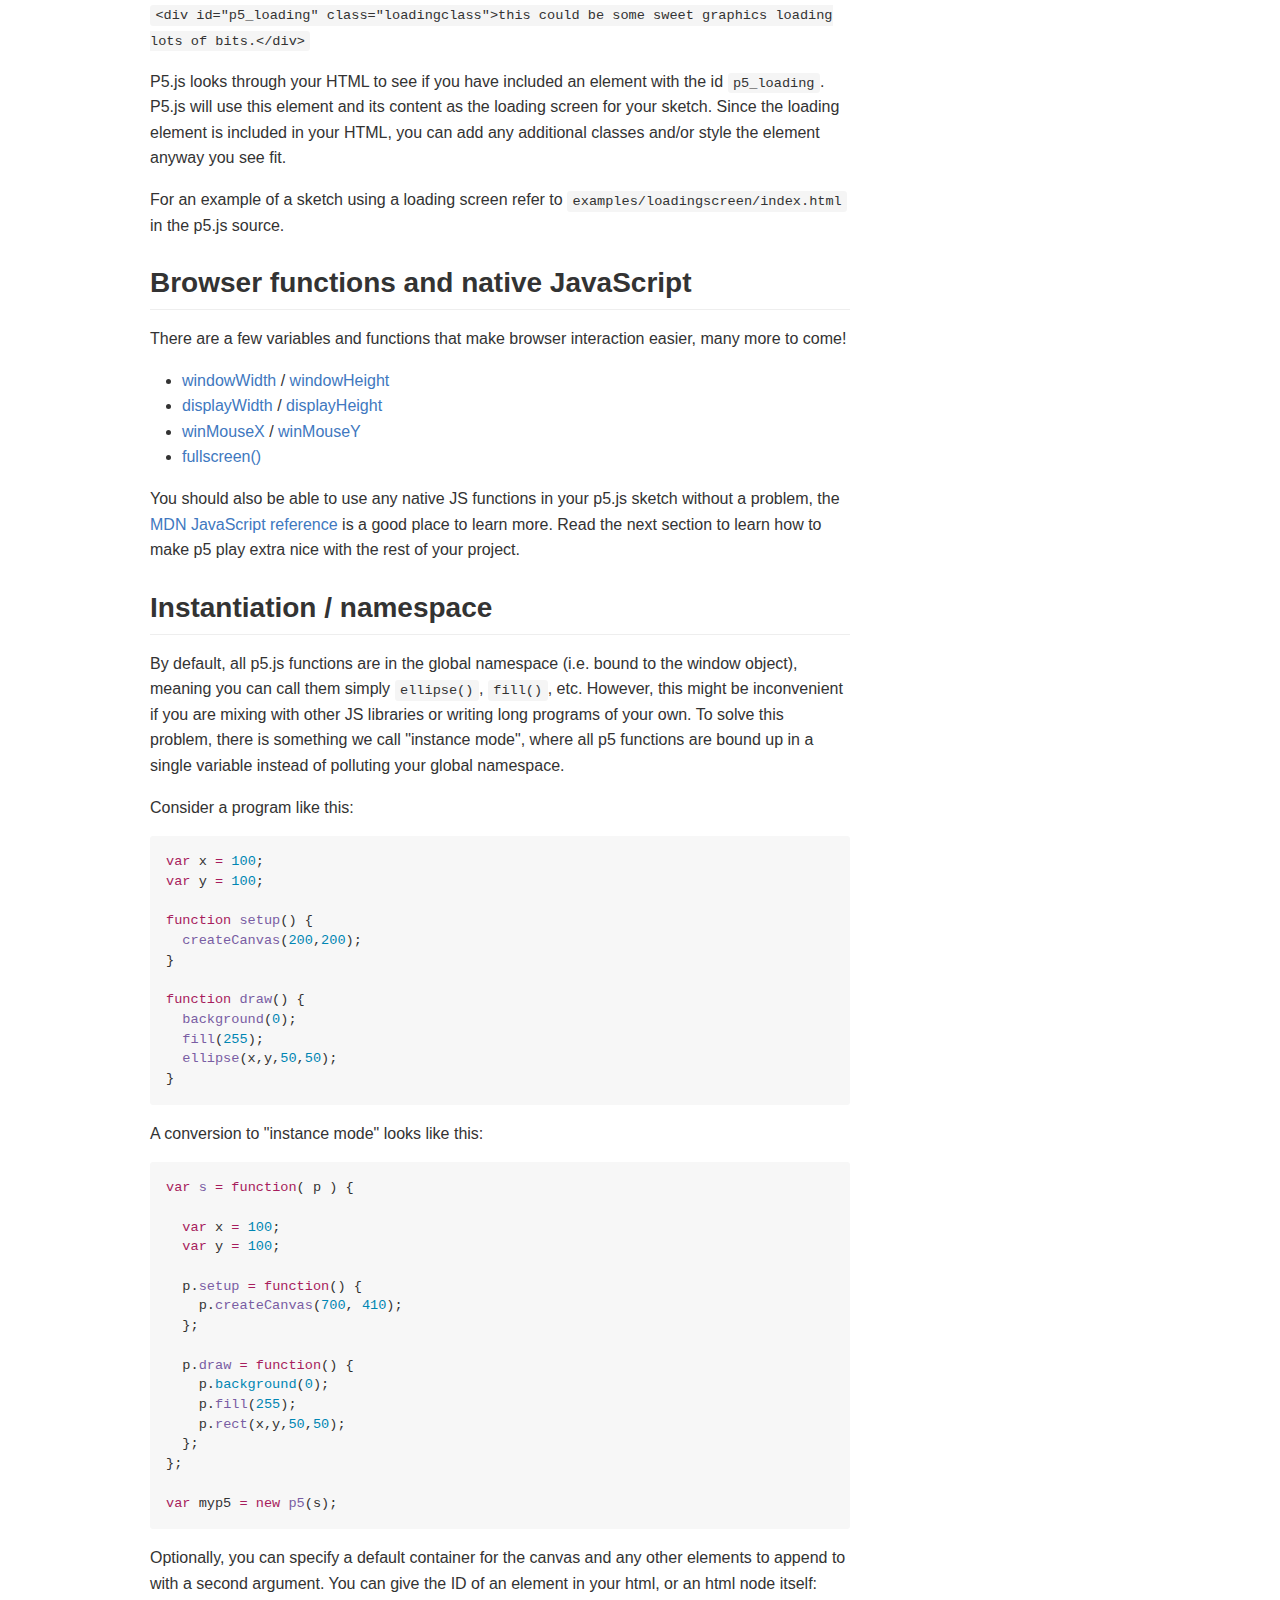
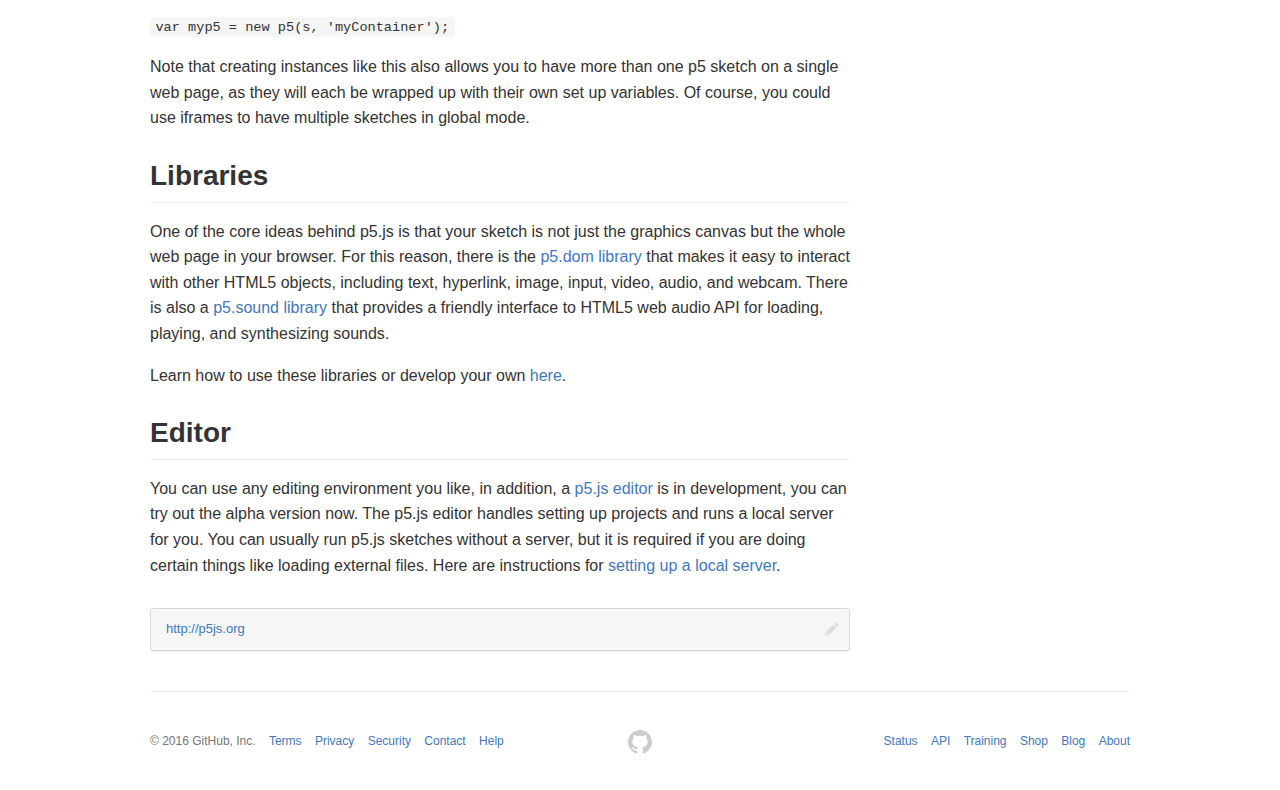
<file: Play/playCode/Tutorials/p5jsOverview.html>
<!DOCTYPE html>
<html class=" is-copy-enabled" lang="en"><head prefix="og: http://ogp.me/ns# fb: http://ogp.me/ns/fb# object: http://ogp.me/ns/object# article: http://ogp.me/ns/article# profile: http://ogp.me/ns/profile#">
<meta http-equiv="content-type" content="text/html; charset=UTF-8">
    <meta charset="utf-8">

    <link crossorigin="anonymous" href="p5jsOverview_files/frameworks-c5cd2ba67aee15dbe66a1911d55456974cf01cf43b09716f4.css" integrity="sha256-xc0rpnruFdvmahkR1VRWl0zwHPQ7CXFvSa7m2R1trKQ=" media="all" rel="stylesheet">
    <link crossorigin="anonymous" href="p5jsOverview_files/github-41234c54b27c35a470af0756de2199addaa8f9bc47b98caccc775.css" integrity="sha256-QSNMVLJ8NaRwrwdW3iGZrdqo+bxHuYyszHdUzbrU5IA=" media="all" rel="stylesheet">
    
    
    
    

    <link as="script" href="p5jsOverview_files/frameworks-7d972a322dae1542abb7cb60f0de07aea97b141be4e33ab42e.js" rel="preload">
    <link as="script" href="p5jsOverview_files/github-7f158629d2948c9cf8a1d9338379fa68abd038bb815299a8fb076c.js" rel="preload">

    <meta http-equiv="X-UA-Compatible" content="IE=edge">
    <meta http-equiv="Content-Language" content="en">
    <meta name="viewport" content="width=1020">
    
    
    <title>p5.js overview · processing/p5.js Wiki</title>
    <link rel="search" type="application/opensearchdescription+xml" href="https://github.com/opensearch.xml" title="GitHub">
    <link rel="fluid-icon" href="https://github.com/fluidicon.png" title="GitHub">
    <link rel="apple-touch-icon" href="https://github.com/apple-touch-icon.png">
    <link rel="apple-touch-icon" sizes="57x57" href="https://github.com/apple-touch-icon-57x57.png">
    <link rel="apple-touch-icon" sizes="60x60" href="https://github.com/apple-touch-icon-60x60.png">
    <link rel="apple-touch-icon" sizes="72x72" href="https://github.com/apple-touch-icon-72x72.png">
    <link rel="apple-touch-icon" sizes="76x76" href="https://github.com/apple-touch-icon-76x76.png">
    <link rel="apple-touch-icon" sizes="114x114" href="https://github.com/apple-touch-icon-114x114.png">
    <link rel="apple-touch-icon" sizes="120x120" href="https://github.com/apple-touch-icon-120x120.png">
    <link rel="apple-touch-icon" sizes="144x144" href="https://github.com/apple-touch-icon-144x144.png">
    <link rel="apple-touch-icon" sizes="152x152" href="https://github.com/apple-touch-icon-152x152.png">
    <link rel="apple-touch-icon" sizes="180x180" href="https://github.com/apple-touch-icon-180x180.png">
    <meta property="fb:app_id" content="1401488693436528">

      <meta content="https://avatars0.githubusercontent.com/u/1617169?v=3&amp;s=400" name="twitter:image:src"><meta content="@github" name="twitter:site"><meta content="summary" name="twitter:card"><meta content="processing/p5.js" name="twitter:title"><meta content="p5.js is a JS client-side library for creating graphic and interactive experiences, based on the core principles of Processing. http://twitter.com/p5xjs —" name="twitter:description">
      <meta content="https://avatars0.githubusercontent.com/u/1617169?v=3&amp;s=400" property="og:image"><meta content="GitHub" property="og:site_name"><meta content="object" property="og:type"><meta content="processing/p5.js" property="og:title"><meta content="https://github.com/processing/p5.js" property="og:url"><meta content="p5.js is a JS client-side library for creating graphic and interactive experiences, based on the core principles of Processing. http://twitter.com/p5xjs —" property="og:description">
      <meta name="browser-stats-url" content="https://api.github.com/_private/browser/stats">
    <meta name="browser-errors-url" content="https://api.github.com/_private/browser/errors">
    <link rel="assets" href="https://assets-cdn.github.com/">
    <link rel="web-socket" href="wss://live.github.com/_sockets/MTUzMDk2MTM6NGFkZmRmODg1Njg4YjI2MDU0NmQ4NzUzY2I0NzQ4NDg6ZTY5NmFmMzkyZGI0YTQzNGEyZjk1OTQ5YmEwMjZmYjE0ZjFkYmRlZTQ4YTFmMTBhNGQ5YThiMDkyZTZlMzY4Mg==--b391be628c5c4d00c28525dc6488fda94734aaa0">
    <meta name="pjax-timeout" content="1000">
    <link rel="sudo-modal" href="https://github.com/sessions/sudo_modal">

    <meta name="msapplication-TileImage" content="/windows-tile.png">
    <meta name="msapplication-TileColor" content="#ffffff">
    <meta name="selected-link" value="repo_wiki" data-pjax-transient="">

    <meta name="google-site-verification" content="KT5gs8h0wvaagLKAVWq8bbeNwnZZK1r1XQysX3xurLU">
<meta name="google-site-verification" content="ZzhVyEFwb7w3e0-uOTltm8Jsck2F5StVihD0exw2fsA">
    <meta name="google-analytics" content="UA-3769691-2">

<meta content="collector.githubapp.com" name="octolytics-host"><meta content="github" name="octolytics-app-id"><meta content="68B3C98B:7CE2:11CE4B91:56F55839" name="octolytics-dimension-request_id"><meta content="15309613" name="octolytics-actor-id"><meta content="eatdance" name="octolytics-actor-login"><meta content="317a424d7ea5601dfcc9670116db146278db3c8766d1e4c44d46b53611ad8d93" name="octolytics-actor-hash">
<meta content="/&lt;user-name&gt;/&lt;repo-name&gt;/wiki/show" data-pjax-transient="true" name="analytics-location">



  <meta class="js-ga-set" name="dimension1" content="Logged In">



        <meta name="hostname" content="github.com">
    <meta name="user-login" content="eatdance">

        <meta name="expected-hostname" content="github.com">
      <meta name="js-proxy-site-detection-payload" content="[base64]">

      <link rel="mask-icon" href="https://assets-cdn.github.com/pinned-octocat.svg" color="#4078c0">
      <link rel="icon" type="image/x-icon" href="https://assets-cdn.github.com/favicon.ico">

    <meta content="626e801d04b847ab8d9aed221814ac521db5c0d5" name="form-nonce">

    <meta http-equiv="x-pjax-version" content="6728e1e25b5a2d3e558a4b3d5c113520">
    

      
  <meta name="description" content="p5.js is a JS client-side library for creating graphic and interactive experiences, based on the core principles of Processing. http://twitter.com/p5xjs —">
  <meta name="go-import" content="github.com/processing/p5.js git https://github.com/processing/p5.js.git">

  <meta content="1617169" name="octolytics-dimension-user_id"><meta content="processing" name="octolytics-dimension-user_login"><meta content="8424040" name="octolytics-dimension-repository_id"><meta content="processing/p5.js" name="octolytics-dimension-repository_nwo"><meta content="true" name="octolytics-dimension-repository_public"><meta content="false" name="octolytics-dimension-repository_is_fork"><meta content="8424040" name="octolytics-dimension-repository_network_root_id"><meta content="processing/p5.js" name="octolytics-dimension-repository_network_root_nwo">
  <link href="https://github.com/processing/p5.js/commits/master.atom" rel="alternate" title="Recent Commits to p5.js:master" type="application/atom+xml">


  </head>


  <body class="logged-in   env-production linux vis-public">
    <div id="js-pjax-loader-bar" class="pjax-loader-bar"></div>
    <a href="#start-of-content" tabindex="1" class="accessibility-aid js-skip-to-content">Skip to content</a>

    
    
    



        <div class="header header-logged-in true" role="banner">
  <div class="container clearfix">

    <a class="header-logo-invertocat" href="https://github.com/" data-hotkey="g d" aria-label="Homepage" data-ga-click="Header, go to dashboard, icon:logo">
  <svg aria-hidden="true" class="octicon octicon-mark-github" height="28" role="img" version="1.1" viewBox="0 0 16 16" width="28"><path d="M8 0C3.58 0 0 3.58 0 8c0 3.54 2.29 6.53 5.47 7.59 0.4 0.07 0.55-0.17 0.55-0.38 0-0.19-0.01-0.82-0.01-1.49-2.01 0.37-2.53-0.49-2.69-0.94-0.09-0.23-0.48-0.94-0.82-1.13-0.28-0.15-0.68-0.52-0.01-0.53 0.63-0.01 1.08 0.58 1.23 0.82 0.72 1.21 1.87 0.87 2.33 0.66 0.07-0.52 0.28-0.87 0.51-1.07-1.78-0.2-3.64-0.89-3.64-3.95 0-0.87 0.31-1.59 0.82-2.15-0.08-0.2-0.36-1.02 0.08-2.12 0 0 0.67-0.21 2.2 0.82 0.64-0.18 1.32-0.27 2-0.27 0.68 0 1.36 0.09 2 0.27 1.53-1.04 2.2-0.82 2.2-0.82 0.44 1.1 0.16 1.92 0.08 2.12 0.51 0.56 0.82 1.27 0.82 2.15 0 3.07-1.87 3.75-3.65 3.95 0.29 0.25 0.54 0.73 0.54 1.48 0 1.07-0.01 1.93-0.01 2.2 0 0.21 0.15 0.46 0.55 0.38C13.71 14.53 16 11.53 16 8 16 3.58 12.42 0 8 0z"></path></svg>
</a>


        <div class="header-search scoped-search site-scoped-search js-site-search" role="search">
  <!-- </textarea> --><!-- '"` --><form accept-charset="UTF-8" action="/processing/p5.js/search" class="js-site-search-form" data-scoped-search-url="/processing/p5.js/search" data-unscoped-search-url="/search" method="get"><div style="margin:0;padding:0;display:inline"><input name="utf8" value="✓" type="hidden"></div>
    <label class="form-control header-search-wrapper js-chromeless-input-container">
      <div class="header-search-scope">This repository</div>
      <input class="form-control header-search-input js-site-search-focus js-site-search-field is-clearable" data-hotkey="s" name="q" placeholder="Search" aria-label="Search this repository" data-unscoped-placeholder="Search GitHub" data-scoped-placeholder="Search" tabindex="1" autocapitalize="off" type="text">
    </label>
</form></div>


      <ul class="header-nav left" role="navigation">
        <li class="header-nav-item">
          <a href="https://github.com/pulls" class="js-selected-navigation-item header-nav-link" data-ga-click="Header, click, Nav menu - item:pulls context:user" data-hotkey="g p" data-selected-links="/pulls /pulls/assigned /pulls/mentioned /pulls">
            Pull requests
</a>        </li>
        <li class="header-nav-item">
          <a href="https://github.com/issues" class="js-selected-navigation-item header-nav-link" data-ga-click="Header, click, Nav menu - item:issues context:user" data-hotkey="g i" data-selected-links="/issues /issues/assigned /issues/mentioned /issues">
            Issues
</a>        </li>
          <li class="header-nav-item">
            <a class="header-nav-link" href="https://gist.github.com/" data-ga-click="Header, go to gist, text:gist">Gist</a>
          </li>
      </ul>

    
<ul class="header-nav user-nav right" id="user-links">
  <li class="header-nav-item">
    
    <a href="https://github.com/notifications" aria-label="You have unread notifications" class="header-nav-link notification-indicator tooltipped tooltipped-s js-socket-channel js-notification-indicator" data-channel="notification-changed-v2:15309613" data-ga-click="Header, go to notifications, icon:unread" data-hotkey="g n">
        <span class="mail-status unread"></span>
        <svg aria-hidden="true" class="octicon octicon-bell" height="16" role="img" version="1.1" viewBox="0 0 14 16" width="14"><path d="M14 12v1H0v-1l0.73-0.58c0.77-0.77 0.81-2.55 1.19-4.42 0.77-3.77 4.08-5 4.08-5 0-0.55 0.45-1 1-1s1 0.45 1 1c0 0 3.39 1.23 4.16 5 0.38 1.88 0.42 3.66 1.19 4.42l0.66 0.58z m-7 4c1.11 0 2-0.89 2-2H5c0 1.11 0.89 2 2 2z"></path></svg>
</a>
  </li>

  <li class="header-nav-item dropdown js-menu-container">
    <a class="header-nav-link tooltipped tooltipped-s js-menu-target" href="https://github.com/new" aria-label="Create new…" data-ga-click="Header, create new, icon:add">
      <svg aria-hidden="true" class="octicon octicon-plus left" height="16" role="img" version="1.1" viewBox="0 0 12 16" width="12"><path d="M12 9H7v5H5V9H0V7h5V2h2v5h5v2z"></path></svg>
      <span class="dropdown-caret"></span>
    </a>

    <div class="dropdown-menu-content js-menu-content">
      <ul class="dropdown-menu dropdown-menu-sw">
        
<a class="dropdown-item" href="https://github.com/new" data-ga-click="Header, create new repository">
  New repository
</a>


  <a class="dropdown-item" href="https://github.com/organizations/new" data-ga-click="Header, create new organization">
    New organization
  </a>



  <div class="dropdown-divider"></div>
  <div class="dropdown-header">
    <span title="processing/p5.js">This repository</span>
  </div>
    <a class="dropdown-item" href="https://github.com/processing/p5.js/issues/new" data-ga-click="Header, create new issue">
      New issue
    </a>

      </ul>
    </div>
  </li>

  <li class="header-nav-item dropdown js-menu-container">
    <a class="header-nav-link name tooltipped tooltipped-sw js-menu-target" href="https://github.com/eatdance" aria-label="View profile and more" data-ga-click="Header, show menu, icon:avatar">
      <img alt="@eatdance" class="avatar" src="p5jsOverview_files/15309613.png" height="20" width="20">
      <span class="dropdown-caret"></span>
    </a>

    <div class="dropdown-menu-content js-menu-content">
      <div class="dropdown-menu  dropdown-menu-sw">
        <div class=" dropdown-header header-nav-current-user css-truncate">
            Signed in as <strong class="css-truncate-target">eatdance</strong>

        </div>


        <div class="dropdown-divider"></div>

          <a class="dropdown-item" href="https://github.com/eatdance" data-ga-click="Header, go to profile, text:your profile">
            Your profile
          </a>
        <a class="dropdown-item" href="https://github.com/stars" data-ga-click="Header, go to starred repos, text:your stars">
          Your stars
        </a>
          <a class="dropdown-item" href="https://github.com/explore" data-ga-click="Header, go to explore, text:explore">
            Explore
          </a>
          <a class="dropdown-item" href="https://github.com/integrations" data-ga-click="Header, go to integrations, text:integrations">
            Integrations
          </a>
        <a class="dropdown-item" href="https://help.github.com/" data-ga-click="Header, go to help, text:help">
          Help
        </a>


          <div class="dropdown-divider"></div>

          <a class="dropdown-item" href="https://github.com/settings/profile" data-ga-click="Header, go to settings, icon:settings">
            Settings
          </a>

          <!-- </textarea> --><!-- '"` --><form accept-charset="UTF-8" action="/logout" class="logout-form" data-form-nonce="626e801d04b847ab8d9aed221814ac521db5c0d5" method="post"><div style="margin:0;padding:0;display:inline"><input name="utf8" value="✓" type="hidden"><input name="authenticity_token" value="+Z8HC9oIw2tKjj+nYZc7YbMQR05StdEUhlMqvzxuO9fwqLhJb5YHJupahedlqcS1Vk0GzZNv5mreQMTiexxQsw==" type="hidden"></div>
            <button class="dropdown-item dropdown-signout" data-ga-click="Header, sign out, icon:logout">
              Sign out
            </button>
</form>
      </div>
    </div>
  </li>
</ul>


    
  </div>
</div>


      


    <div id="start-of-content" class="accessibility-aid"></div>

      <div id="js-flash-container">
</div>


    <div role="main" class="main-content">
        <div itemscope="" itemtype="http://schema.org/SoftwareSourceCode">
    <div id="js-repo-pjax-container" data-pjax-container="">
      
<div class="pagehead repohead instapaper_ignore readability-menu experiment-repo-nav">
  <div class="container repohead-details-container">

    

<ul class="pagehead-actions">

  <li>
        <!-- </textarea> --><!-- '"` --><form accept-charset="UTF-8" action="/notifications/subscribe" class="js-social-container" data-autosubmit="true" data-form-nonce="626e801d04b847ab8d9aed221814ac521db5c0d5" data-remote="true" method="post"><div style="margin:0;padding:0;display:inline"><input name="utf8" value="✓" type="hidden"><input name="authenticity_token" value="+roVjqYlp0/SKoEW+q2FLso9i2WJCoTyVcQEgDlOJoApoy4L488sIFqlOkGfTKQeLIPwC18FuOHdUKWMRiqP2g==" type="hidden"></div>      <input class="form-control" id="repository_id" name="repository_id" value="8424040" type="hidden">

        <div class="select-menu js-menu-container js-select-menu">
          <a href="https://github.com/processing/p5.js/subscription" class="btn btn-sm btn-with-count select-menu-button js-menu-target" role="button" tabindex="0" aria-haspopup="true" data-ga-click="Repository, click Watch settings, action:wiki#show">
            <span class="js-select-button">
              <svg aria-hidden="true" class="octicon octicon-eye" height="16" role="img" version="1.1" viewBox="0 0 16 16" width="16"><path d="M8.06 2C3 2 0 8 0 8s3 6 8.06 6c4.94 0 7.94-6 7.94-6S13 2 8.06 2z m-0.06 10c-2.2 0-4-1.78-4-4 0-2.2 1.8-4 4-4 2.22 0 4 1.8 4 4 0 2.22-1.78 4-4 4z m2-4c0 1.11-0.89 2-2 2s-2-0.89-2-2 0.89-2 2-2 2 0.89 2 2z"></path></svg>
              Watch
            </span>
          </a>
          <a class="social-count js-social-count" href="https://github.com/processing/p5.js/watchers">
            273
          </a>

        <div class="select-menu-modal-holder">
          <div class="select-menu-modal subscription-menu-modal js-menu-content" aria-hidden="true">
            <div class="select-menu-header js-navigation-enable" tabindex="-1">
              <svg aria-label="Close" class="octicon octicon-x js-menu-close" height="16" role="img" version="1.1" viewBox="0 0 12 16" width="12"><path d="M7.48 8l3.75 3.75-1.48 1.48-3.75-3.75-3.75 3.75-1.48-1.48 3.75-3.75L0.77 4.25l1.48-1.48 3.75 3.75 3.75-3.75 1.48 1.48-3.75 3.75z"></path></svg>
              <span class="select-menu-title">Notifications</span>
            </div>

              <div class="select-menu-list js-navigation-container" role="menu">

                <div class="select-menu-item js-navigation-item selected" role="menuitem" tabindex="0">
                  <svg aria-hidden="true" class="octicon octicon-check select-menu-item-icon" height="16" role="img" version="1.1" viewBox="0 0 12 16" width="12"><path d="M12 5L4 13 0 9l1.5-1.5 2.5 2.5 6.5-6.5 1.5 1.5z"></path></svg>
                  <div class="select-menu-item-text">
                    <input checked="checked" id="do_included" name="do" value="included" type="radio">
                    <span class="select-menu-item-heading">Not watching</span>
                    <span class="description">Be notified when participating or @mentioned.</span>
                    <span class="js-select-button-text hidden-select-button-text">
                      <svg aria-hidden="true" class="octicon octicon-eye" height="16" role="img" version="1.1" viewBox="0 0 16 16" width="16"><path d="M8.06 2C3 2 0 8 0 8s3 6 8.06 6c4.94 0 7.94-6 7.94-6S13 2 8.06 2z m-0.06 10c-2.2 0-4-1.78-4-4 0-2.2 1.8-4 4-4 2.22 0 4 1.8 4 4 0 2.22-1.78 4-4 4z m2-4c0 1.11-0.89 2-2 2s-2-0.89-2-2 0.89-2 2-2 2 0.89 2 2z"></path></svg>
                      Watch
                    </span>
                  </div>
                </div>

                <div class="select-menu-item js-navigation-item " role="menuitem" tabindex="0">
                  <svg aria-hidden="true" class="octicon octicon-check select-menu-item-icon" height="16" role="img" version="1.1" viewBox="0 0 12 16" width="12"><path d="M12 5L4 13 0 9l1.5-1.5 2.5 2.5 6.5-6.5 1.5 1.5z"></path></svg>
                  <div class="select-menu-item-text">
                    <input id="do_subscribed" name="do" value="subscribed" type="radio">
                    <span class="select-menu-item-heading">Watching</span>
                    <span class="description">Be notified of all conversations.</span>
                    <span class="js-select-button-text hidden-select-button-text">
                      <svg aria-hidden="true" class="octicon octicon-eye" height="16" role="img" version="1.1" viewBox="0 0 16 16" width="16"><path d="M8.06 2C3 2 0 8 0 8s3 6 8.06 6c4.94 0 7.94-6 7.94-6S13 2 8.06 2z m-0.06 10c-2.2 0-4-1.78-4-4 0-2.2 1.8-4 4-4 2.22 0 4 1.8 4 4 0 2.22-1.78 4-4 4z m2-4c0 1.11-0.89 2-2 2s-2-0.89-2-2 0.89-2 2-2 2 0.89 2 2z"></path></svg>
                      Unwatch
                    </span>
                  </div>
                </div>

                <div class="select-menu-item js-navigation-item " role="menuitem" tabindex="0">
                  <svg aria-hidden="true" class="octicon octicon-check select-menu-item-icon" height="16" role="img" version="1.1" viewBox="0 0 12 16" width="12"><path d="M12 5L4 13 0 9l1.5-1.5 2.5 2.5 6.5-6.5 1.5 1.5z"></path></svg>
                  <div class="select-menu-item-text">
                    <input id="do_ignore" name="do" value="ignore" type="radio">
                    <span class="select-menu-item-heading">Ignoring</span>
                    <span class="description">Never be notified.</span>
                    <span class="js-select-button-text hidden-select-button-text">
                      <svg aria-hidden="true" class="octicon octicon-mute" height="16" role="img" version="1.1" viewBox="0 0 16 16" width="16"><path d="M8 2.81v10.38c0 0.67-0.81 1-1.28 0.53L3 10H1c-0.55 0-1-0.45-1-1V7c0-0.55 0.45-1 1-1h2l3.72-3.72c0.47-0.47 1.28-0.14 1.28 0.53z m7.53 3.22l-1.06-1.06-1.97 1.97-1.97-1.97-1.06 1.06 1.97 1.97-1.97 1.97 1.06 1.06 1.97-1.97 1.97 1.97 1.06-1.06-1.97-1.97 1.97-1.97z"></path></svg>
                      Stop ignoring
                    </span>
                  </div>
                </div>

              </div>

            </div>
          </div>
        </div>
</form>
  </li>

  <li>
    
  <div class="js-toggler-container js-social-container starring-container ">

    <!-- </textarea> --><!-- '"` --><form accept-charset="UTF-8" action="/processing/p5.js/unstar" class="js-toggler-form starred" data-form-nonce="626e801d04b847ab8d9aed221814ac521db5c0d5" data-remote="true" method="post"><div style="margin:0;padding:0;display:inline"><input name="utf8" value="✓" type="hidden"><input name="authenticity_token" value="UMAa5VJcDlTzDv1fZHYDiMk+uAKTcKgY71jeNrXtJSRvYq1cVOp6373OMuVj1EHdmed4+3hE6n2B3vpDuBz41A==" type="hidden"></div>
      <button class="btn btn-sm btn-with-count js-toggler-target" aria-label="Unstar this repository" title="Unstar processing/p5.js" data-ga-click="Repository, click unstar button, action:wiki#show; text:Unstar">
        <svg aria-hidden="true" class="octicon octicon-star" height="16" role="img" version="1.1" viewBox="0 0 14 16" width="14"><path d="M14 6l-4.9-0.64L7 1 4.9 5.36 0 6l3.6 3.26L2.67 14l4.33-2.33 4.33 2.33L10.4 9.26 14 6z"></path></svg>
        Unstar
      </button>
        <a class="social-count js-social-count" href="https://github.com/processing/p5.js/stargazers">
          3,597
        </a>
</form>
    <!-- </textarea> --><!-- '"` --><form accept-charset="UTF-8" action="/processing/p5.js/star" class="js-toggler-form unstarred" data-form-nonce="626e801d04b847ab8d9aed221814ac521db5c0d5" data-remote="true" method="post"><div style="margin:0;padding:0;display:inline"><input name="utf8" value="✓" type="hidden"><input name="authenticity_token" value="QX36/5SV8KCrCq7iWHf51xlCyen+LT+VrcqfCRf1Z5PLnNGt1EfyYGJ3/B3JYapk6Dlo4VKotGdcplgLTFxb2g==" type="hidden"></div>
      <button class="btn btn-sm btn-with-count js-toggler-target" aria-label="Star this repository" title="Star processing/p5.js" data-ga-click="Repository, click star button, action:wiki#show; text:Star">
        <svg aria-hidden="true" class="octicon octicon-star" height="16" role="img" version="1.1" viewBox="0 0 14 16" width="14"><path d="M14 6l-4.9-0.64L7 1 4.9 5.36 0 6l3.6 3.26L2.67 14l4.33-2.33 4.33 2.33L10.4 9.26 14 6z"></path></svg>
        Star
      </button>
        <a class="social-count js-social-count" href="https://github.com/processing/p5.js/stargazers">
          3,597
        </a>
</form>  </div>

  </li>

  <li>
          <!-- </textarea> --><!-- '"` --><form accept-charset="UTF-8" action="/processing/p5.js/fork" class="btn-with-count" data-form-nonce="626e801d04b847ab8d9aed221814ac521db5c0d5" method="post"><div style="margin:0;padding:0;display:inline"><input name="utf8" value="✓" type="hidden"><input name="authenticity_token" value="e07Ei4BzQWkAgbBg4urfo2kjsyXRwXQZr0lXGx6aWPGRk5grkh552h+sgyzFh/oVmAbmhkgdLvlB1CmpnNRrZA==" type="hidden"></div>
            <button type="submit" class="btn btn-sm btn-with-count" data-ga-click="Repository, show fork modal, action:wiki#show; text:Fork" title="Fork your own copy of processing/p5.js to your account" aria-label="Fork your own copy of processing/p5.js to your account">
              <svg aria-hidden="true" class="octicon octicon-repo-forked" height="16" role="img" version="1.1" viewBox="0 0 10 16" width="10"><path d="M8 1c-1.11 0-2 0.89-2 2 0 0.73 0.41 1.38 1 1.72v1.28L5 8 3 6v-1.28c0.59-0.34 1-0.98 1-1.72 0-1.11-0.89-2-2-2S0 1.89 0 3c0 0.73 0.41 1.38 1 1.72v1.78l3 3v1.78c-0.59 0.34-1 0.98-1 1.72 0 1.11 0.89 2 2 2s2-0.89 2-2c0-0.73-0.41-1.38-1-1.72V9.5l3-3V4.72c0.59-0.34 1-0.98 1-1.72 0-1.11-0.89-2-2-2zM2 4.2c-0.66 0-1.2-0.55-1.2-1.2s0.55-1.2 1.2-1.2 1.2 0.55 1.2 1.2-0.55 1.2-1.2 1.2z m3 10c-0.66 0-1.2-0.55-1.2-1.2s0.55-1.2 1.2-1.2 1.2 0.55 1.2 1.2-0.55 1.2-1.2 1.2z m3-10c-0.66 0-1.2-0.55-1.2-1.2s0.55-1.2 1.2-1.2 1.2 0.55 1.2 1.2-0.55 1.2-1.2 1.2z"></path></svg>
              Fork
            </button>
</form>
    <a href="https://github.com/processing/p5.js/network" class="social-count">
      480
    </a>
  </li>
</ul>

    <h1 class="entry-title public ">
  <svg aria-hidden="true" class="octicon octicon-repo" height="16" role="img" version="1.1" viewBox="0 0 12 16" width="12"><path d="M4 9h-1v-1h1v1z m0-3h-1v1h1v-1z m0-2h-1v1h1v-1z m0-2h-1v1h1v-1z m8-1v12c0 0.55-0.45 1-1 1H6v2l-1.5-1.5-1.5 1.5V14H1c-0.55 0-1-0.45-1-1V1C0 0.45 0.45 0 1 0h10c0.55 0 1 0.45 1 1z m-1 10H1v2h2v-1h3v1h5V11z m0-10H2v9h9V1z"></path></svg>
  <span class="author" itemprop="author"><a href="https://github.com/processing" class="url fn" rel="author">processing</a></span><!--
--><span class="path-divider">/</span><!--
--><strong itemprop="name"><a href="https://github.com/processing/p5.js" data-pjax="#js-repo-pjax-container">p5.js</a></strong>

</h1>

  </div>
  <div class="container">
    
<nav class="reponav js-repo-nav js-sidenav-container-pjax" itemscope="" itemtype="http://schema.org/BreadcrumbList" role="navigation" data-pjax="#js-repo-pjax-container">

  <span itemscope="" itemtype="http://schema.org/ListItem" itemprop="itemListElement">
    <a href="https://github.com/processing/p5.js" class="js-selected-navigation-item reponav-item" data-hotkey="g c" data-selected-links="repo_source repo_downloads repo_commits repo_releases repo_tags repo_branches /processing/p5.js" itemprop="url">
      <svg aria-hidden="true" class="octicon octicon-code" height="16" role="img" version="1.1" viewBox="0 0 14 16" width="14"><path d="M9.5 3l-1.5 1.5 3.5 3.5L8 11.5l1.5 1.5 4.5-5L9.5 3zM4.5 3L0 8l4.5 5 1.5-1.5L2.5 8l3.5-3.5L4.5 3z"></path></svg>
      <span itemprop="name">Code</span>
      <meta itemprop="position" content="1">
</a>  </span>

    <span itemscope="" itemtype="http://schema.org/ListItem" itemprop="itemListElement">
      <a href="https://github.com/processing/p5.js/issues" class="js-selected-navigation-item reponav-item" data-hotkey="g i" data-selected-links="repo_issues repo_labels repo_milestones /processing/p5.js/issues" itemprop="url">
        <svg aria-hidden="true" class="octicon octicon-issue-opened" height="16" role="img" version="1.1" viewBox="0 0 14 16" width="14"><path d="M7 2.3c3.14 0 5.7 2.56 5.7 5.7S10.14 13.7 7 13.7 1.3 11.14 1.3 8s2.56-5.7 5.7-5.7m0-1.3C3.14 1 0 4.14 0 8s3.14 7 7 7 7-3.14 7-7S10.86 1 7 1z m1 3H6v5h2V4z m0 6H6v2h2V10z"></path></svg>
        <span itemprop="name">Issues</span>
        <span class="counter">50</span>
        <meta itemprop="position" content="2">
</a>    </span>

  <span itemscope="" itemtype="http://schema.org/ListItem" itemprop="itemListElement">
    <a href="https://github.com/processing/p5.js/pulls" class="js-selected-navigation-item reponav-item" data-hotkey="g p" data-selected-links="repo_pulls /processing/p5.js/pulls" itemprop="url">
      <svg aria-hidden="true" class="octicon octicon-git-pull-request" height="16" role="img" version="1.1" viewBox="0 0 12 16" width="12"><path d="M11 11.28c0-1.73 0-6.28 0-6.28-0.03-0.78-0.34-1.47-0.94-2.06s-1.28-0.91-2.06-0.94c0 0-1.02 0-1 0V0L4 3l3 3V4h1c0.27 0.02 0.48 0.11 0.69 0.31s0.3 0.42 0.31 0.69v6.28c-0.59 0.34-1 0.98-1 1.72 0 1.11 0.89 2 2 2s2-0.89 2-2c0-0.73-0.41-1.38-1-1.72z m-1 2.92c-0.66 0-1.2-0.55-1.2-1.2s0.55-1.2 1.2-1.2 1.2 0.55 1.2 1.2-0.55 1.2-1.2 1.2zM4 3c0-1.11-0.89-2-2-2S0 1.89 0 3c0 0.73 0.41 1.38 1 1.72 0 1.55 0 5.56 0 6.56-0.59 0.34-1 0.98-1 1.72 0 1.11 0.89 2 2 2s2-0.89 2-2c0-0.73-0.41-1.38-1-1.72V4.72c0.59-0.34 1-0.98 1-1.72z m-0.8 10c0 0.66-0.55 1.2-1.2 1.2s-1.2-0.55-1.2-1.2 0.55-1.2 1.2-1.2 1.2 0.55 1.2 1.2z m-1.2-8.8c-0.66 0-1.2-0.55-1.2-1.2s0.55-1.2 1.2-1.2 1.2 0.55 1.2 1.2-0.55 1.2-1.2 1.2z"></path></svg>
      <span itemprop="name">Pull requests</span>
      <span class="counter">9</span>
      <meta itemprop="position" content="3">
</a>  </span>

    <a href="https://github.com/processing/p5.js/wiki" aria-selected="true" class="js-selected-navigation-item selected reponav-item" data-hotkey="g w" data-selected-links="repo_wiki /processing/p5.js/wiki">
      <svg aria-hidden="true" class="octicon octicon-book" height="16" role="img" version="1.1" viewBox="0 0 16 16" width="16"><path d="M2 5h4v1H2v-1z m0 3h4v-1H2v1z m0 2h4v-1H2v1z m11-5H9v1h4v-1z m0 2H9v1h4v-1z m0 2H9v1h4v-1z m2-6v9c0 0.55-0.45 1-1 1H8.5l-1 1-1-1H1c-0.55 0-1-0.45-1-1V3c0-0.55 0.45-1 1-1h5.5l1 1 1-1h5.5c0.55 0 1 0.45 1 1z m-8 0.5l-0.5-0.5H1v9h6V3.5z m7-0.5H8.5l-0.5 0.5v8.5h6V3z"></path></svg>
      Wiki
</a>
  <a href="https://github.com/processing/p5.js/pulse" class="js-selected-navigation-item reponav-item" data-selected-links="pulse /processing/p5.js/pulse">
    <svg aria-hidden="true" class="octicon octicon-pulse" height="16" role="img" version="1.1" viewBox="0 0 14 16" width="14"><path d="M11.5 8L8.8 5.4 6.6 8.5 5.5 1.6 2.38 8H0V10h3.6L4.5 8.2l0.9 5.4L9 8.5l1.6 1.5H14V8H11.5z"></path></svg>
    Pulse
</a>
  <a href="https://github.com/processing/p5.js/graphs" class="js-selected-navigation-item reponav-item" data-selected-links="repo_graphs repo_contributors /processing/p5.js/graphs">
    <svg aria-hidden="true" class="octicon octicon-graph" height="16" role="img" version="1.1" viewBox="0 0 16 16" width="16"><path d="M16 14v1H0V0h1v14h15z m-11-1H3V8h2v5z m4 0H7V3h2v10z m4 0H11V6h2v7z"></path></svg>
    Graphs
</a>

</nav>

  </div>
</div>

<div class="container new-discussion-timeline experiment-repo-nav">
  <div class="repository-content">

    

<div id="wiki-wrapper" class="wiki-wrapper page">
<div class="gh-header">
  <div class="gh-header-show">
        <div class="gh-header-actions">
          <a href="https://github.com/processing/p5.js/wiki/p5.js-overview/_edit" class="btn btn-sm ">Edit</a>
          <a href="https://github.com/processing/p5.js/wiki/_new" class="btn btn-sm btn-primary">New Page</a>
        </div>
    <h1 class="gh-header-title instapaper_title">p5.js overview</h1>
      <div class="gh-header-meta">
        Jeremy Tubbs edited this page <time title="Dec 4, 2015, 3:05 AM EST" datetime="2015-12-04T08:05:33Z" is="relative-time">on Dec 4, 2015</time>
        ·
        <a href="https://github.com/processing/p5.js/wiki/p5.js-overview/_history" class="history">
          16 revisions
        </a>
      </div>
  </div>
</div>
<div id="wiki-content" class="wiki-content">
  <div class="has-rightbar">

  <div id="wiki-rightbar" class="wiki-rightbar">
    <div class="wiki-pages-box readability-sidebar boxed-group flush js-wiki-pages-box " role="navigation">
      
<h3 class="js-wiki-toggle-collapse wiki-auxiliary-content">
  <svg aria-hidden="true" class="octicon octicon-triangle-down caret-expanded" height="16" role="img" version="1.1" viewBox="0 0 12 16" width="12"><path d="M0 5l6 6 6-6H0z"></path></svg>
  <svg aria-hidden="true" class="octicon octicon-triangle-right caret-collapsed" height="16" role="img" version="1.1" viewBox="0 0 6 16" width="6"><path d="M0 14l6-6L0 2v12z"></path></svg>
  Pages <span class="counter">36</span>
</h3>
<div class="boxed-group-inner wiki-auxiliary-content wiki-auxiliary-content-no-bg">
    <div class="filter-bar">
      <input id="wiki-pages-filter" class="form-control input-sm input-block js-filterable-field" placeholder="Find a Page…" aria-label="Find a Page…" tabindex="2" type="text">
    </div>

  <ul class="wiki-pages" data-filterable-for="wiki-pages-filter" data-filterable-type="substring">
    <li>
      <strong><a href="https://github.com/processing/p5.js/wiki" class="wiki-page-link">Home</a></strong>
    </li>
    <li>
      <strong><a href="https://github.com/processing/p5.js/wiki/Archived-Content" class="wiki-page-link">Archived Content</a></strong>
    </li>
    <li>
      <strong><a href="https://github.com/processing/p5.js/wiki/Beyond-the-canvas" class="wiki-page-link">Beyond the canvas</a></strong>
    </li>
    <li>
      <strong><a href="https://github.com/processing/p5.js/wiki/Code-of-Conduct" class="wiki-page-link">Code of Conduct</a></strong>
    </li>
    <li>
      <strong><a href="https://github.com/processing/p5.js/wiki/Contributed-Tools,-Projects,-Demos" class="wiki-page-link">Contributed Tools, Projects, Demos</a></strong>
    </li>
    <li>
      <strong><a href="https://github.com/processing/p5.js/wiki/Design-Principles" class="wiki-page-link">Design Principles</a></strong>
    </li>
    <li>
      <strong><a href="https://github.com/processing/p5.js/wiki/Development" class="wiki-page-link">Development</a></strong>
    </li>
    <li>
      <strong><a href="https://github.com/processing/p5.js/wiki/Development---Checklist" class="wiki-page-link">Development   Checklist</a></strong>
    </li>
    <li>
      <strong><a href="https://github.com/processing/p5.js/wiki/Development-%E2%80%93-extended" class="wiki-page-link">Development – extended</a></strong>
    </li>
    <li>
      <strong><a href="https://github.com/processing/p5.js/wiki/DOM-notes" class="wiki-page-link">DOM notes</a></strong>
    </li>
    <li>
      <strong><a href="https://github.com/processing/p5.js/wiki/Education" class="wiki-page-link">Education</a></strong>
    </li>
    <li>
      <strong><a href="https://github.com/processing/p5.js/wiki/Embedding-p5.js" class="wiki-page-link">Embedding p5.js</a></strong>
    </li>
    <li>
      <strong><a href="https://github.com/processing/p5.js/wiki/Frequently-Asked-Questions" class="wiki-page-link">Frequently Asked Questions</a></strong>
    </li>
    <li>
      <strong><a href="https://github.com/processing/p5.js/wiki/Friendly-Debugger" class="wiki-page-link">Friendly Debugger</a></strong>
    </li>
    <li>
      <strong><a href="https://github.com/processing/p5.js/wiki/Friendly-Error-System" class="wiki-page-link">Friendly Error System</a></strong>
    </li>
    <li class="wiki-more-pages">
      <strong><a href="https://github.com/processing/p5.js/wiki/Getting-Started" class="wiki-page-link">Getting Started</a></strong>
    </li>
    <li class="wiki-more-pages">
      <strong><a href="https://github.com/processing/p5.js/wiki/Getting-started-with-WebGL-in-p5" class="wiki-page-link">Getting started with WebGL in p5</a></strong>
    </li>
    <li class="wiki-more-pages">
      <strong><a href="https://github.com/processing/p5.js/wiki/Inline-documentation" class="wiki-page-link">Inline documentation</a></strong>
    </li>
    <li class="wiki-more-pages">
      <strong><a href="https://github.com/processing/p5.js/wiki/Instantiation-Cases" class="wiki-page-link">Instantiation Cases</a></strong>
    </li>
    <li class="wiki-more-pages">
      <strong><a href="https://github.com/processing/p5.js/wiki/Integrating-other-libraries" class="wiki-page-link">Integrating other libraries</a></strong>
    </li>
    <li class="wiki-more-pages">
      <strong><a href="https://github.com/processing/p5.js/wiki/Intro-to-DOM-manipulation-and-events" class="wiki-page-link">Intro to DOM manipulation and events</a></strong>
    </li>
    <li class="wiki-more-pages">
      <strong><a href="https://github.com/processing/p5.js/wiki/Intro-to-HTML-and-CSS" class="wiki-page-link">Intro to HTML and CSS</a></strong>
    </li>
    <li class="wiki-more-pages">
      <strong><a href="https://github.com/processing/p5.js/wiki/Issue-Labels" class="wiki-page-link">Issue Labels</a></strong>
    </li>
    <li class="wiki-more-pages">
      <strong><a href="https://github.com/processing/p5.js/wiki/JavaScript-basics" class="wiki-page-link">JavaScript basics</a></strong>
    </li>
    <li class="wiki-more-pages">
      <strong><a href="https://github.com/processing/p5.js/wiki/Libraries" class="wiki-page-link">Libraries</a></strong>
    </li>
    <li class="wiki-more-pages">
      <strong><a href="https://github.com/processing/p5.js/wiki/Loading-external-files:-AJAX,-XML,-JSON" class="wiki-page-link">Loading external files: AJAX, XML, JSON</a></strong>
    </li>
    <li class="wiki-more-pages">
      <strong><a href="https://github.com/processing/p5.js/wiki/Local-server" class="wiki-page-link">Local server</a></strong>
    </li>
    <li class="wiki-more-pages">
      <strong><a href="https://github.com/processing/p5.js/wiki/p5.js-Contributors-Conference-at-CMU" class="wiki-page-link">p5.js Contributors Conference at CMU</a></strong>
    </li>
    <li class="wiki-more-pages">
      <strong><a href="https://github.com/processing/p5.js/wiki/p5.js-overview" class="wiki-page-link">p5.js overview</a></strong>
    </li>
    <li class="wiki-more-pages">
      <strong><a href="https://github.com/processing/p5.js/wiki/p5.js,-node.js,-socket.io" class="wiki-page-link">p5.js, node.js, socket.io</a></strong>
    </li>
    <li class="wiki-more-pages">
      <strong><a href="https://github.com/processing/p5.js/wiki/Preparing-a-pull-request" class="wiki-page-link">Preparing a pull request</a></strong>
    </li>
    <li class="wiki-more-pages">
      <strong><a href="https://github.com/processing/p5.js/wiki/Processing-transition" class="wiki-page-link">Processing transition</a></strong>
    </li>
    <li class="wiki-more-pages">
      <strong><a href="https://github.com/processing/p5.js/wiki/Reference" class="wiki-page-link">Reference</a></strong>
    </li>
    <li class="wiki-more-pages">
      <strong><a href="https://github.com/processing/p5.js/wiki/Release-steps" class="wiki-page-link">Release steps</a></strong>
    </li>
    <li class="wiki-more-pages">
      <strong><a href="https://github.com/processing/p5.js/wiki/SimpleHTTPServer" class="wiki-page-link">SimpleHTTPServer</a></strong>
    </li>
    <li class="wiki-more-pages">
      <strong><a href="https://github.com/processing/p5.js/wiki/Supported-browsers" class="wiki-page-link">Supported browsers</a></strong>
    </li>
    <li class="wiki-more-pages-link">
      <a href="#" class="js-wiki-more-pages-link">
        Show 21 more pages…
      </a>
    </li>
  </ul>
</div>

    </div>


    <div class="clone-url">
      <h5>Clone this wiki locally</h5>
      <div class="input-group js-zeroclipboard-container">
        <input class="form-control input-sm text-small text-muted input-monospace js-url-field js-zeroclipboard-target" value="https://github.com/processing/p5.js.wiki.git" readonly="readonly" type="text">
        <span class="input-group-button">
          <button aria-label="Copy to clipboard" class="js-zeroclipboard btn btn-sm zeroclipboard-button tooltipped tooltipped-s" data-copied-hint="Copied!" type="button"><svg aria-hidden="true" class="octicon octicon-clippy" height="16" role="img" version="1.1" viewBox="0 0 14 16" width="14"><path d="M2 12h4v1H2v-1z m5-6H2v1h5v-1z m2 3V7L6 10l3 3V11h5V9H9z m-4.5-1H2v1h2.5v-1zM2 11h2.5v-1H2v1z m9 1h1v2c-0.02 0.28-0.11 0.52-0.3 0.7s-0.42 0.28-0.7 0.3H1c-0.55 0-1-0.45-1-1V3c0-0.55 0.45-1 1-1h3C4 0.89 4.89 0 6 0s2 0.89 2 2h3c0.55 0 1 0.45 1 1v5h-1V5H1v9h10V12zM2 4h8c0-0.55-0.45-1-1-1h-1c-0.55 0-1-0.45-1-1s-0.45-1-1-1-1 0.45-1 1-0.45 1-1 1h-1c-0.55 0-1 0.45-1 1z"></path></svg></button>
        </span>
      </div>


    </div>
  </div>

  <div id="wiki-body" class="wiki-body gollum-markdown-content instapaper_body">
      <div class="markdown-body">
        <p>p5.js is a JavaScript library that starts with the original goal of <a href="http://processing.org/">Processing</a>—to make coding accessible for artists, designers, educators, and beginners—and reinterprets this for today's web.</p>

<p>Using the original metaphor of a software sketchbook, p5.js has a 
full set of drawing functionality. However, you're not limited to your 
drawing canvas, you can think of your whole browser page as your sketch!
 For this, p5.js has <a href="http://p5js.org/libraries/">addon libraries</a> that make it easy to interact with other HTML5 objects, including text, input, video, webcam, and sound.</p>

<p>p5.js is a new interpretation, not an emulation or port, and it is in active development. You can also read how this <a href="https://github.com/processing/p5.js/wiki/Frequently-Asked-Questions#how-is-this-different-than-processingjs">differs from processing.js</a>, or about how this <a href="https://github.com/processing/p5.js/wiki/Processing-transition">relates to Processing</a>.</p>

<h2>
<a id="user-content-hello-world" class="anchor" href="#hello-world" aria-hidden="true"><svg aria-hidden="true" class="octicon octicon-link" height="16" role="img" version="1.1" viewBox="0 0 16 16" width="16"><path d="M4 9h1v1h-1c-1.5 0-3-1.69-3-3.5s1.55-3.5 3-3.5h4c1.45 0 3 1.69 3 3.5 0 1.41-0.91 2.72-2 3.25v-1.16c0.58-0.45 1-1.27 1-2.09 0-1.28-1.02-2.5-2-2.5H4c-0.98 0-2 1.22-2 2.5s1 2.5 2 2.5z m9-3h-1v1h1c1 0 2 1.22 2 2.5s-1.02 2.5-2 2.5H9c-0.98 0-2-1.22-2-2.5 0-0.83 0.42-1.64 1-2.09v-1.16c-1.09 0.53-2 1.84-2 3.25 0 1.81 1.55 3.5 3 3.5h4c1.45 0 3-1.69 3-3.5s-1.5-3.5-3-3.5z"></path></svg></a>Hello world</h2>

<p>Please see the <a href="http://p5js.org/get-started/">get started</a> page for instructions for setting up your editing environment and project.</p>

<p>There are two main functions you will use in your program. The <code>setup()</code>
 block runs once, and is typically used for initialization, or for 
creating a program that does not need a loop running code repeatedly. 
The <code>draw()</code> block runs repeatedly, and is used for animation.</p>

<p>For your first "Hello World" program, create a <code>setup()</code> block and add one line:</p>

<div class="highlight highlight-source-js"><pre><span class="pl-k">function</span> <span class="pl-en">setup</span>() {
  <span class="pl-en">line</span>(<span class="pl-c1">15</span>, <span class="pl-c1">25</span>, <span class="pl-c1">70</span>, <span class="pl-c1">90</span>);
}</pre></div>

<p>If you view this in your browser, you should see a single line. </p>

<p>Adding a <code>draw()</code> block enables you to incorporate animation. In the example below, a variable is updated every time <code>draw()</code> runs, moving a circle across the screen.</p>

<div class="highlight highlight-source-js"><pre><span class="pl-k">var</span> x <span class="pl-k">=</span> <span class="pl-c1">0</span>;

<span class="pl-k">function</span> <span class="pl-en">setup</span>() {
  <span class="pl-en">background</span>(<span class="pl-c1">100</span>);  
}

<span class="pl-k">function</span> <span class="pl-en">draw</span>() {
  <span class="pl-en">ellipse</span>(x, height<span class="pl-k">/</span><span class="pl-c1">2</span>, <span class="pl-c1">20</span>, <span class="pl-c1">20</span>);
  x <span class="pl-k">=</span> x <span class="pl-k">+</span> <span class="pl-c1">1</span>;
}</pre></div>

<p>There is a full set of 2D drawing methods, to create and styles graphics, text, and images. See the <a href="http://p5js.org/reference/">reference</a> for the full listing, and the <a href="http://p5js.org/examples/">examples page</a>.</p>

<h2>
<a id="user-content-createcanvas" class="anchor" href="#createcanvas" aria-hidden="true"><svg aria-hidden="true" class="octicon octicon-link" height="16" role="img" version="1.1" viewBox="0 0 16 16" width="16"><path d="M4 9h1v1h-1c-1.5 0-3-1.69-3-3.5s1.55-3.5 3-3.5h4c1.45 0 3 1.69 3 3.5 0 1.41-0.91 2.72-2 3.25v-1.16c0.58-0.45 1-1.27 1-2.09 0-1.28-1.02-2.5-2-2.5H4c-0.98 0-2 1.22-2 2.5s1 2.5 2 2.5z m9-3h-1v1h1c1 0 2 1.22 2 2.5s-1.02 2.5-2 2.5H9c-0.98 0-2-1.22-2-2.5 0-0.83 0.42-1.64 1-2.09v-1.16c-1.09 0.53-2 1.84-2 3.25 0 1.81 1.55 3.5 3 3.5h4c1.45 0 3-1.69 3-3.5s-1.5-3.5-3-3.5z"></path></svg></a>createCanvas</h2>

<p>By default, the drawing canvas has a size of 100x100. If you want to set a custom size, use the <code>createCanvas()</code> function. It is a good idea to always make this the first line in <code>setup()</code>. The code below sets the canvas to size 600x400:</p>

<div class="highlight highlight-source-js"><pre><span class="pl-k">function</span> <span class="pl-en">setup</span>() {
  <span class="pl-en">createCanvas</span>(<span class="pl-c1">600</span>, <span class="pl-c1">400</span>);
  <span class="pl-en">line</span>(<span class="pl-c1">15</span>, <span class="pl-c1">25</span>, <span class="pl-c1">70</span>, <span class="pl-c1">90</span>);
}</pre></div>

<p><code>createCanvas()</code> will create a new drawing canvas in the 
size specified and append it to the html page you are working with. If 
there is other content in the body of your html page, it will add on to 
the page after that, so you may not see it at the top of the window. </p>

<p>The canvas will also be affected by any existing css (styling) on the
 page, including default set by your browser. For example, a lot of 
browsers have a default padding around the end of the page. If you are 
noticing that your canvas isn't all the way at the upper left corner of 
your window, this is probably why. To fix this, you can add a line to 
the <code>&lt;head&gt;</code> of your html file that overrides the default padding, like this:</p>

<div class="highlight highlight-text-html-basic"><pre><span class="pl-s1">&lt;<span class="pl-ent">style</span>&gt; <span class="pl-ent">body</span>{<span class="pl-c1"><span class="pl-c1">padding</span></span>:<span class="pl-c1">0</span>; <span class="pl-c1"><span class="pl-c1">margin</span></span>:<span class="pl-c1">0</span>;} &lt;/<span class="pl-ent">style</span>&gt;</span></pre></div>

<p>If you would like to specify a location for the canvas, rather than appending directly to the end, you can use the <code>parent()</code> method. In the <code>&lt;body&gt;</code> of your html file, create a container where you would like your canvas to get inserted, with ID of your choice:</p>

<div class="highlight highlight-text-html-basic"><pre>&lt;<span class="pl-ent">div</span> <span class="pl-e">id</span>=<span class="pl-s"><span class="pl-pds">'</span>myContainer<span class="pl-pds">'</span></span>&gt;&lt;/<span class="pl-ent">div</span>&gt;</pre></div>

<p>Then use a variable to store a pointer to the canvas you created, and call <code>.parent()</code> on this variable:</p>

<div class="highlight highlight-source-js"><pre><span class="pl-k">function</span> <span class="pl-en">setup</span>() {
  <span class="pl-k">var</span> myCanvas <span class="pl-k">=</span> <span class="pl-en">createCanvas</span>(<span class="pl-c1">600</span>, <span class="pl-c1">400</span>);
  <span class="pl-smi">myCanvas</span>.<span class="pl-c1">parent</span>(<span class="pl-s"><span class="pl-pds">'</span>myContainer<span class="pl-pds">'</span></span>);
}</pre></div>

<p>The p5.js API provides a lot of functionality for creating graphics, 
but there is some native HTML5 Canvas functionality that is not exposed 
by p5. You can still call it directly using the variable <code>drawingContext</code>, as in the example below. See this <a href="https://developer.mozilla.org/en-US/docs/Web/API/CanvasRenderingContext2D">reference</a> for the native canvas API.</p>

<div class="highlight highlight-source-js"><pre><span class="pl-k">function</span> <span class="pl-en">setup</span>() {
  <span class="pl-smi">drawingContext</span>.<span class="pl-smi">shadowOffsetX</span> <span class="pl-k">=</span> <span class="pl-c1">5</span>;
  <span class="pl-smi">drawingContext</span>.<span class="pl-smi">shadowOffsetY</span> <span class="pl-k">=</span> <span class="pl-k">-</span><span class="pl-c1">5</span>;
  <span class="pl-smi">drawingContext</span>.<span class="pl-smi">shadowBlur</span> <span class="pl-k">=</span> <span class="pl-c1">10</span>;
  <span class="pl-smi">drawingContext</span>.<span class="pl-smi">shadowColor</span> <span class="pl-k">=</span> <span class="pl-s"><span class="pl-pds">"</span>black<span class="pl-pds">"</span></span>;
  <span class="pl-en">background</span>(<span class="pl-c1">200</span>);
  <span class="pl-en">ellipse</span>(width<span class="pl-k">/</span><span class="pl-c1">2</span>, height<span class="pl-k">/</span><span class="pl-c1">2</span>, <span class="pl-c1">50</span>, <span class="pl-c1">50</span>);
}</pre></div>

<h2>
<a id="user-content-mouse-and-touch-interaction" class="anchor" href="#mouse-and-touch-interaction" aria-hidden="true"><svg aria-hidden="true" class="octicon octicon-link" height="16" role="img" version="1.1" viewBox="0 0 16 16" width="16"><path d="M4 9h1v1h-1c-1.5 0-3-1.69-3-3.5s1.55-3.5 3-3.5h4c1.45 0 3 1.69 3 3.5 0 1.41-0.91 2.72-2 3.25v-1.16c0.58-0.45 1-1.27 1-2.09 0-1.28-1.02-2.5-2-2.5H4c-0.98 0-2 1.22-2 2.5s1 2.5 2 2.5z m9-3h-1v1h1c1 0 2 1.22 2 2.5s-1.02 2.5-2 2.5H9c-0.98 0-2-1.22-2-2.5 0-0.83 0.42-1.64 1-2.09v-1.16c-1.09 0.53-2 1.84-2 3.25 0 1.81 1.55 3.5 3 3.5h4c1.45 0 3-1.69 3-3.5s-1.5-3.5-3-3.5z"></path></svg></a>Mouse and touch interaction</h2>

<p>p5.js has a set of methods for handling mouse and touch interaction. The list below shows how they relate conceptually.</p>

<table>
<thead>
<tr>
<th>mouse</th>
<th>touch</th>
</tr>
</thead>
<tbody>
<tr>
<td><a href="http://p5js.org/reference/#p5/mouseX">mouseX</a></td>
<td><a href="http://p5js.org/reference/#p5/touchX">touchX</a></td>
</tr>
<tr>
<td><a href="http://p5js.org/reference/#p5/mouseY">mouseY</a></td>
<td><a href="http://p5js.org/reference/#p5/touchY">touchY</a></td>
</tr>
<tr>
<td></td>
<td><a href="http://p5js.org/reference/#p5/touches%5B%5D">touches[]</a></td>
</tr>
<tr>
<td><a href="http://p5js.org/reference/#p5/mouseIsPressed">mouseIsPressed</a></td>
<td></td>
</tr>
<tr>
<td><a href="http://p5js.org/reference/#p5/mousePressed">mousePressed()</a></td>
<td><a href="http://p5js.org/reference/#p5/touchStarted">touchStarted()</a></td>
</tr>
<tr>
<td><a href="http://p5js.org/reference/#p5/mouseMoved">mouseMoved()</a></td>
<td></td>
</tr>
<tr>
<td><a href="http://p5js.org/reference/#p5/mouseDragged">mouseDragged()</a></td>
<td><a href="http://p5js.org/reference/#p5/touchMoved">touchMoved()</a></td>
</tr>
<tr>
<td><a href="http://p5js.org/reference/#p5/mouseReleased">mouseReleased()</a></td>
<td><a href="http://p5js.org/reference/#p5/touchEnded">touchEnded()</a></td>
</tr>
<tr>
<td><a href="http://p5js.org/reference/#p5/mouseClicked">mouseClicked()</a></td>
<td></td>
</tr>
<tr>
<td><a href="http://p5js.org/reference/#p5/mouseScrolled">mouseScrolled()</a></td>
<td></td>
</tr>
</tbody>
</table>

<p>You may notice with touch, unless you have defined a <code>touchStarted()</code>
 method, the screen may react with default touch behavior for your 
mobile device (i.e. your whole screen view may move around when you drag
 your finger). If you add an empty <code>touchStarted()</code> method, you should see this stop.</p>

<p>Many browsers have default behaviors for various interactions. For 
example, touchMoved on a mobile device may result in dragging the whole 
window. To prevent these behaviors, add a <code>return false</code> line at the end of your defined functions.</p>

<div class="highlight highlight-source-js"><pre><span class="pl-k">function</span> <span class="pl-en">touchMoved</span>() {
  <span class="pl-c">// do some stuff</span>
  <span class="pl-k">return</span> <span class="pl-c1">false</span>;
}</pre></div>

<h2>
<a id="user-content-asynchronous-calls-and-file-loading" class="anchor" href="#asynchronous-calls-and-file-loading" aria-hidden="true"><svg aria-hidden="true" class="octicon octicon-link" height="16" role="img" version="1.1" viewBox="0 0 16 16" width="16"><path d="M4 9h1v1h-1c-1.5 0-3-1.69-3-3.5s1.55-3.5 3-3.5h4c1.45 0 3 1.69 3 3.5 0 1.41-0.91 2.72-2 3.25v-1.16c0.58-0.45 1-1.27 1-2.09 0-1.28-1.02-2.5-2-2.5H4c-0.98 0-2 1.22-2 2.5s1 2.5 2 2.5z m9-3h-1v1h1c1 0 2 1.22 2 2.5s-1.02 2.5-2 2.5H9c-0.98 0-2-1.22-2-2.5 0-0.83 0.42-1.64 1-2.09v-1.16c-1.09 0.53-2 1.84-2 3.25 0 1.81 1.55 3.5 3 3.5h4c1.45 0 3-1.69 3-3.5s-1.5-3.5-3-3.5z"></path></svg></a>Asynchronous calls and file loading</h2>

<p>JS is single threaded and synchronous, meaning one line of code 
completes before the next one runs. However, there are asynchronous 
functions used that make the program flow faster. Loading images, 
external files, and URLs are generally handled by async functions.</p>

<h3>
<a id="user-content-callbacks" class="anchor" href="#callbacks" aria-hidden="true"><svg aria-hidden="true" class="octicon octicon-link" height="16" role="img" version="1.1" viewBox="0 0 16 16" width="16"><path d="M4 9h1v1h-1c-1.5 0-3-1.69-3-3.5s1.55-3.5 3-3.5h4c1.45 0 3 1.69 3 3.5 0 1.41-0.91 2.72-2 3.25v-1.16c0.58-0.45 1-1.27 1-2.09 0-1.28-1.02-2.5-2-2.5H4c-0.98 0-2 1.22-2 2.5s1 2.5 2 2.5z m9-3h-1v1h1c1 0 2 1.22 2 2.5s-1.02 2.5-2 2.5H9c-0.98 0-2-1.22-2-2.5 0-0.83 0.42-1.64 1-2.09v-1.16c-1.09 0.53-2 1.84-2 3.25 0 1.81 1.55 3.5 3 3.5h4c1.45 0 3-1.69 3-3.5s-1.5-3.5-3-3.5z"></path></svg></a>Callbacks</h3>

<p>All of the load functions will accept a callback function as an 
optional last argument. In the following example, an image is drawn once
 it is loaded.</p>

<div class="highlight highlight-source-js"><pre><span class="pl-k">function</span> <span class="pl-en">setup</span>() {
  <span class="pl-en">createCanvas</span>(<span class="pl-c1">400</span>, <span class="pl-c1">240</span>);
  <span class="pl-en">loadImage</span>(<span class="pl-s"><span class="pl-pds">'</span>cat.jpg<span class="pl-pds">'</span></span>, drawCat);
}

<span class="pl-k">function</span> <span class="pl-en">drawCat</span>(<span class="pl-smi">img</span>) {
  <span class="pl-en">image</span>(img, <span class="pl-c1">0</span>, <span class="pl-c1">0</span>);
}</pre></div>

<p>Compare this to calling <code>image()</code> directly after <code>loadImage()</code>, which ends up blank:</p>

<div class="highlight highlight-source-js"><pre><span class="pl-k">function</span> <span class="pl-en">setup</span>() {
  <span class="pl-en">createCanvas</span>(<span class="pl-c1">400</span>, <span class="pl-c1">240</span>);
  <span class="pl-k">var</span> img <span class="pl-k">=</span> <span class="pl-en">loadImage</span>(<span class="pl-s"><span class="pl-pds">'</span>cat.jpg<span class="pl-pds">'</span></span>);
  <span class="pl-en">image</span>(img, <span class="pl-c1">0</span>, <span class="pl-c1">0</span>);
}</pre></div>

<h3>
<a id="user-content-preload" class="anchor" href="#preload" aria-hidden="true"><svg aria-hidden="true" class="octicon octicon-link" height="16" role="img" version="1.1" viewBox="0 0 16 16" width="16"><path d="M4 9h1v1h-1c-1.5 0-3-1.69-3-3.5s1.55-3.5 3-3.5h4c1.45 0 3 1.69 3 3.5 0 1.41-0.91 2.72-2 3.25v-1.16c0.58-0.45 1-1.27 1-2.09 0-1.28-1.02-2.5-2-2.5H4c-0.98 0-2 1.22-2 2.5s1 2.5 2 2.5z m9-3h-1v1h1c1 0 2 1.22 2 2.5s-1.02 2.5-2 2.5H9c-0.98 0-2-1.22-2-2.5 0-0.83 0.42-1.64 1-2.09v-1.16c-1.09 0.53-2 1.84-2 3.25 0 1.81 1.55 3.5 3 3.5h4c1.45 0 3-1.69 3-3.5s-1.5-3.5-3-3.5z"></path></svg></a>Preload</h3>

<p>Alternatively, you could use the <code>preload()</code> function. If a <code>preload()</code> block exists it runs first, then <code>setup()</code>
 will wait until everything in there has completed before it gets run, 
so you can make use of things loaded in preload in setup and draw. Note 
that nothing else should be in preload besides load calls, all other 
initialization should happen in setup. No callbacks are required for 
load functions in preload.</p>

<div class="highlight highlight-source-js"><pre><span class="pl-k">var</span> img;
<span class="pl-k">function</span> <span class="pl-en">preload</span>() {
  img <span class="pl-k">=</span> <span class="pl-en">loadImage</span>(<span class="pl-s"><span class="pl-pds">'</span>cat.jpg<span class="pl-pds">'</span></span>);
}

<span class="pl-k">function</span> <span class="pl-en">setup</span>() {
  <span class="pl-en">createCanvas</span>(<span class="pl-c1">400</span>, <span class="pl-c1">240</span>);
  <span class="pl-en">image</span>(img, <span class="pl-c1">0</span>, <span class="pl-c1">0</span>);
}</pre></div>

<h3>
<a id="user-content-loading-screen" class="anchor" href="#loading-screen" aria-hidden="true"><svg aria-hidden="true" class="octicon octicon-link" height="16" role="img" version="1.1" viewBox="0 0 16 16" width="16"><path d="M4 9h1v1h-1c-1.5 0-3-1.69-3-3.5s1.55-3.5 3-3.5h4c1.45 0 3 1.69 3 3.5 0 1.41-0.91 2.72-2 3.25v-1.16c0.58-0.45 1-1.27 1-2.09 0-1.28-1.02-2.5-2-2.5H4c-0.98 0-2 1.22-2 2.5s1 2.5 2 2.5z m9-3h-1v1h1c1 0 2 1.22 2 2.5s-1.02 2.5-2 2.5H9c-0.98 0-2-1.22-2-2.5 0-0.83 0.42-1.64 1-2.09v-1.16c-1.09 0.53-2 1.84-2 3.25 0 1.81 1.55 3.5 3 3.5h4c1.45 0 3-1.69 3-3.5s-1.5-3.5-3-3.5z"></path></svg></a>Loading Screen</h3>

<p>As mentioned above, if your sketch has large media dependancies such 
as images, audio or videos, these should be loaded into your sketch 
using the <code>preload()</code> function. Since loading large files can
 take some time, you might want to display a loading screen to your 
users. This will convey that your sketch is indeed running — it just has
 a lot of cool things to load first. To add a loading screen to your 
p5.js sketch, all you need to do is include an HTML element on your page
 the id <code>p5_loading</code>. It would look something like the following:</p>

<p><code>&lt;div id="p5_loading" class="loadingclass"&gt;this could be some sweet graphics loading lots of bits.&lt;/div&gt;</code></p>

<p>P5.js looks through your HTML to see if you have included an element with the id <code>p5_loading</code>.
 P5.js will use this element and its content as the loading screen for 
your sketch. Since the loading element is included in your HTML, you can
 add any additional classes and/or style the element anyway you see fit.</p>

<p>For an example of a sketch using a loading screen refer to <code>examples/loadingscreen/index.html</code> in the p5.js source.</p>

<h2>
<a id="user-content-browser-functions-and-native-javascript" class="anchor" href="#browser-functions-and-native-javascript" aria-hidden="true"><svg aria-hidden="true" class="octicon octicon-link" height="16" role="img" version="1.1" viewBox="0 0 16 16" width="16"><path d="M4 9h1v1h-1c-1.5 0-3-1.69-3-3.5s1.55-3.5 3-3.5h4c1.45 0 3 1.69 3 3.5 0 1.41-0.91 2.72-2 3.25v-1.16c0.58-0.45 1-1.27 1-2.09 0-1.28-1.02-2.5-2-2.5H4c-0.98 0-2 1.22-2 2.5s1 2.5 2 2.5z m9-3h-1v1h1c1 0 2 1.22 2 2.5s-1.02 2.5-2 2.5H9c-0.98 0-2-1.22-2-2.5 0-0.83 0.42-1.64 1-2.09v-1.16c-1.09 0.53-2 1.84-2 3.25 0 1.81 1.55 3.5 3 3.5h4c1.45 0 3-1.69 3-3.5s-1.5-3.5-3-3.5z"></path></svg></a>Browser functions and native JavaScript</h2>

<p>There are a few variables and functions that make browser interaction easier, many more to come!</p>

<ul>
<li>
<a href="http://p5js.org/reference/#p5/windowWidth">windowWidth</a> / <a href="http://p5js.org/reference/#p5/windowHeight">windowHeight</a>
</li>
<li>
<a href="http://p5js.org/reference/#p5/displayWidth">displayWidth</a> / <a href="http://p5js.org/reference/#p5/displayHeight">displayHeight</a>
</li>
<li>
<a href="http://p5js.org/reference/#p5/winMouseX">winMouseX</a> / <a href="http://p5js.org/reference/#p5/winMouseY">winMouseY</a>
</li>
<li><a href="http://p5js.org/reference/#p5/fullscreen">fullscreen()</a></li>
</ul>

<p>You should also be able to use any native JS functions in your p5.js sketch without a problem, the <a href="https://developer.mozilla.org/en-US/docs/Web/JavaScript">MDN JavaScript reference</a> is a good place to learn more. Read the next section to learn how to make p5 play extra nice with the rest of your project.</p>

<h2>
<a id="user-content-instantiation--namespace" class="anchor" href="#instantiation--namespace" aria-hidden="true"><svg aria-hidden="true" class="octicon octicon-link" height="16" role="img" version="1.1" viewBox="0 0 16 16" width="16"><path d="M4 9h1v1h-1c-1.5 0-3-1.69-3-3.5s1.55-3.5 3-3.5h4c1.45 0 3 1.69 3 3.5 0 1.41-0.91 2.72-2 3.25v-1.16c0.58-0.45 1-1.27 1-2.09 0-1.28-1.02-2.5-2-2.5H4c-0.98 0-2 1.22-2 2.5s1 2.5 2 2.5z m9-3h-1v1h1c1 0 2 1.22 2 2.5s-1.02 2.5-2 2.5H9c-0.98 0-2-1.22-2-2.5 0-0.83 0.42-1.64 1-2.09v-1.16c-1.09 0.53-2 1.84-2 3.25 0 1.81 1.55 3.5 3 3.5h4c1.45 0 3-1.69 3-3.5s-1.5-3.5-3-3.5z"></path></svg></a>Instantiation / namespace</h2>

<p>By default, all p5.js functions are in the global namespace (i.e. bound to the window object), meaning you can call them simply <code>ellipse()</code>, <code>fill()</code>,
 etc. However, this might be inconvenient if you are mixing with other 
JS libraries or writing long programs of your own. To solve this 
problem, there is something we call "instance mode", where all p5 
functions are bound up in a single variable instead of polluting your 
global namespace.</p>

<p>Consider a program like this:</p>

<div class="highlight highlight-source-js"><pre><span class="pl-k">var</span> x <span class="pl-k">=</span> <span class="pl-c1">100</span>;
<span class="pl-k">var</span> y <span class="pl-k">=</span> <span class="pl-c1">100</span>;

<span class="pl-k">function</span> <span class="pl-en">setup</span>() {
  <span class="pl-en">createCanvas</span>(<span class="pl-c1">200</span>,<span class="pl-c1">200</span>);
}

<span class="pl-k">function</span> <span class="pl-en">draw</span>() {
  <span class="pl-en">background</span>(<span class="pl-c1">0</span>);
  <span class="pl-en">fill</span>(<span class="pl-c1">255</span>);
  <span class="pl-en">ellipse</span>(x,y,<span class="pl-c1">50</span>,<span class="pl-c1">50</span>);
}</pre></div>

<p>A conversion to "instance mode" looks like this:</p>

<div class="highlight highlight-source-js"><pre><span class="pl-k">var</span> <span class="pl-en">s</span> <span class="pl-k">=</span> <span class="pl-k">function</span>( <span class="pl-smi">p</span> ) {

  <span class="pl-k">var</span> x <span class="pl-k">=</span> <span class="pl-c1">100</span>; 
  <span class="pl-k">var</span> y <span class="pl-k">=</span> <span class="pl-c1">100</span>;

  <span class="pl-smi">p</span>.<span class="pl-en">setup</span> <span class="pl-k">=</span> <span class="pl-k">function</span>() {
    <span class="pl-smi">p</span>.<span class="pl-en">createCanvas</span>(<span class="pl-c1">700</span>, <span class="pl-c1">410</span>);
  };

  <span class="pl-smi">p</span>.<span class="pl-en">draw</span> <span class="pl-k">=</span> <span class="pl-k">function</span>() {
    <span class="pl-smi">p</span>.<span class="pl-c1">background</span>(<span class="pl-c1">0</span>);
    <span class="pl-smi">p</span>.<span class="pl-en">fill</span>(<span class="pl-c1">255</span>);
    <span class="pl-smi">p</span>.<span class="pl-en">rect</span>(x,y,<span class="pl-c1">50</span>,<span class="pl-c1">50</span>);
  };
};

<span class="pl-k">var</span> myp5 <span class="pl-k">=</span> <span class="pl-k">new</span> <span class="pl-en">p5</span>(s);</pre></div>

<p>Optionally, you can specify a default container for the canvas and 
any other elements to append to with a second argument. You can give the
 ID of an element in your html, or an html node itself:</p>

<p><code>var myp5 = new p5(s, 'myContainer');</code></p>

<p>Note that creating instances like this also allows you to have more 
than one p5 sketch on a single web page, as they will each be wrapped up
 with their own set up variables. Of course, you could use iframes to 
have multiple sketches in global mode.</p>

<h2>
<a id="user-content-libraries" class="anchor" href="#libraries" aria-hidden="true"><svg aria-hidden="true" class="octicon octicon-link" height="16" role="img" version="1.1" viewBox="0 0 16 16" width="16"><path d="M4 9h1v1h-1c-1.5 0-3-1.69-3-3.5s1.55-3.5 3-3.5h4c1.45 0 3 1.69 3 3.5 0 1.41-0.91 2.72-2 3.25v-1.16c0.58-0.45 1-1.27 1-2.09 0-1.28-1.02-2.5-2-2.5H4c-0.98 0-2 1.22-2 2.5s1 2.5 2 2.5z m9-3h-1v1h1c1 0 2 1.22 2 2.5s-1.02 2.5-2 2.5H9c-0.98 0-2-1.22-2-2.5 0-0.83 0.42-1.64 1-2.09v-1.16c-1.09 0.53-2 1.84-2 3.25 0 1.81 1.55 3.5 3 3.5h4c1.45 0 3-1.69 3-3.5s-1.5-3.5-3-3.5z"></path></svg></a>Libraries</h2>

<p>One of the core ideas behind p5.js is that your sketch is not just 
the graphics canvas but the whole web page in your browser. For this 
reason, there is the <a href="http://p5js.org/reference/#/libraries/p5.dom">p5.dom library</a>
 that makes it easy to interact with other HTML5 objects, including 
text, hyperlink, image, input, video, audio, and webcam. There is also a
 <a href="http://p5js.org/reference/#/libraries/p5.sound">p5.sound library</a> that provides a friendly interface to HTML5 web audio API for loading, playing, and synthesizing sounds.</p>

<p>Learn how to use these libraries or develop your own <a href="http://p5js.org/libraries/">here</a>.</p>

<h2>
<a id="user-content-editor" class="anchor" href="#editor" aria-hidden="true"><svg aria-hidden="true" class="octicon octicon-link" height="16" role="img" version="1.1" viewBox="0 0 16 16" width="16"><path d="M4 9h1v1h-1c-1.5 0-3-1.69-3-3.5s1.55-3.5 3-3.5h4c1.45 0 3 1.69 3 3.5 0 1.41-0.91 2.72-2 3.25v-1.16c0.58-0.45 1-1.27 1-2.09 0-1.28-1.02-2.5-2-2.5H4c-0.98 0-2 1.22-2 2.5s1 2.5 2 2.5z m9-3h-1v1h1c1 0 2 1.22 2 2.5s-1.02 2.5-2 2.5H9c-0.98 0-2-1.22-2-2.5 0-0.83 0.42-1.64 1-2.09v-1.16c-1.09 0.53-2 1.84-2 3.25 0 1.81 1.55 3.5 3 3.5h4c1.45 0 3-1.69 3-3.5s-1.5-3.5-3-3.5z"></path></svg></a>Editor</h2>

<p>You can use any editing environment you like, in addition, a <a href="http://p5js.org/download/#editor">p5.js editor</a>
 is in development, you can try out the alpha version now. The p5.js 
editor handles setting up projects and runs a local server for you. You 
can usually run p5.js sketches without a server, but it is required if 
you are doing certain things like loading external files. Here are 
instructions for <a href="https://github.com/processing/p5.js/wiki/Local-server">setting up a local server</a>.</p>

      </div>

      <div id="wiki-footer" class="wiki-footer gollum-markdown-content boxed-group">
        <div class="boxed-group-inner wiki-auxiliary-content wiki-writable markdown-body">
            <a href="https://github.com/processing/p5.js/wiki/_Footer/_edit" class="wiki-edit-link" title="Edit footer">
              <svg aria-hidden="true" class="octicon octicon-pencil" height="16" role="img" version="1.1" viewBox="0 0 14 16" width="14"><path d="M0 12v3h3l8-8-3-3L0 12z m3 2H1V12h1v1h1v1z m10.3-9.3l-1.3 1.3-3-3 1.3-1.3c0.39-0.39 1.02-0.39 1.41 0l1.59 1.59c0.39 0.39 0.39 1.02 0 1.41z"></path></svg>
            </a>
          <p><a href="http://p5js.org/">http://p5js.org</a></p>

        </div>
      </div>
  </div>
  </div>
</div>
</div>


  </div>
  <div class="modal-backdrop"></div>
</div>


    </div>
  </div>

    </div>

        <div class="container site-footer-container">
  <div class="site-footer" role="contentinfo">
    <ul class="site-footer-links right">
        <li><a href="https://status.github.com/" data-ga-click="Footer, go to status, text:status">Status</a></li>
      <li><a href="https://developer.github.com/" data-ga-click="Footer, go to api, text:api">API</a></li>
      <li><a href="https://training.github.com/" data-ga-click="Footer, go to training, text:training">Training</a></li>
      <li><a href="https://shop.github.com/" data-ga-click="Footer, go to shop, text:shop">Shop</a></li>
        <li><a href="https://github.com/blog" data-ga-click="Footer, go to blog, text:blog">Blog</a></li>
        <li><a href="https://github.com/about" data-ga-click="Footer, go to about, text:about">About</a></li>

    </ul>

    <a href="https://github.com/" aria-label="Homepage" class="site-footer-mark">
      <svg aria-hidden="true" class="octicon octicon-mark-github" height="24" role="img" title="GitHub " version="1.1" viewBox="0 0 16 16" width="24"><path d="M8 0C3.58 0 0 3.58 0 8c0 3.54 2.29 6.53 5.47 7.59 0.4 0.07 0.55-0.17 0.55-0.38 0-0.19-0.01-0.82-0.01-1.49-2.01 0.37-2.53-0.49-2.69-0.94-0.09-0.23-0.48-0.94-0.82-1.13-0.28-0.15-0.68-0.52-0.01-0.53 0.63-0.01 1.08 0.58 1.23 0.82 0.72 1.21 1.87 0.87 2.33 0.66 0.07-0.52 0.28-0.87 0.51-1.07-1.78-0.2-3.64-0.89-3.64-3.95 0-0.87 0.31-1.59 0.82-2.15-0.08-0.2-0.36-1.02 0.08-2.12 0 0 0.67-0.21 2.2 0.82 0.64-0.18 1.32-0.27 2-0.27 0.68 0 1.36 0.09 2 0.27 1.53-1.04 2.2-0.82 2.2-0.82 0.44 1.1 0.16 1.92 0.08 2.12 0.51 0.56 0.82 1.27 0.82 2.15 0 3.07-1.87 3.75-3.65 3.95 0.29 0.25 0.54 0.73 0.54 1.48 0 1.07-0.01 1.93-0.01 2.2 0 0.21 0.15 0.46 0.55 0.38C13.71 14.53 16 11.53 16 8 16 3.58 12.42 0 8 0z"></path></svg>
</a>
    <ul class="site-footer-links">
      <li>© 2016 <span title="0.14213s from github-fe121-cp1-prd.iad.github.net">GitHub</span>, Inc.</li>
        <li><a href="https://github.com/site/terms" data-ga-click="Footer, go to terms, text:terms">Terms</a></li>
        <li><a href="https://github.com/site/privacy" data-ga-click="Footer, go to privacy, text:privacy">Privacy</a></li>
        <li><a href="https://github.com/security" data-ga-click="Footer, go to security, text:security">Security</a></li>
        <li><a href="https://github.com/contact" data-ga-click="Footer, go to contact, text:contact">Contact</a></li>
        <li><a href="https://help.github.com/" data-ga-click="Footer, go to help, text:help">Help</a></li>
    </ul>
  </div>
</div>



    
    

    <div id="ajax-error-message" class="ajax-error-message flash flash-error">
      <svg aria-hidden="true" class="octicon octicon-alert" height="16" role="img" version="1.1" viewBox="0 0 16 16" width="16"><path d="M15.72 12.5l-6.85-11.98C8.69 0.21 8.36 0.02 8 0.02s-0.69 0.19-0.87 0.5l-6.85 11.98c-0.18 0.31-0.18 0.69 0 1C0.47 13.81 0.8 14 1.15 14h13.7c0.36 0 0.69-0.19 0.86-0.5S15.89 12.81 15.72 12.5zM9 12H7V10h2V12zM9 9H7V5h2V9z"></path></svg>
      <button type="button" class="flash-close js-flash-close js-ajax-error-dismiss" aria-label="Dismiss error">
        <svg aria-hidden="true" class="octicon octicon-x" height="16" role="img" version="1.1" viewBox="0 0 12 16" width="12"><path d="M7.48 8l3.75 3.75-1.48 1.48-3.75-3.75-3.75 3.75-1.48-1.48 3.75-3.75L0.77 4.25l1.48-1.48 3.75 3.75 3.75-3.75 1.48 1.48-3.75 3.75z"></path></svg>
      </button>
      Something went wrong with that request. Please try again.
    </div>


      
      <script crossorigin="anonymous" integrity="sha256-fZcqMi2uFUKrt8tg8N4Hrql7FBvk4zq0LsAERY6sJfQ=" src="p5jsOverview_files/frameworks-7d972a322dae1542abb7cb60f0de07aea97b141be4e33ab42e.js"></script>
      <script async="async" crossorigin="anonymous" integrity="sha256-fxWGKdKUjJz4odkzg3n6aKvQOLuBUpmo+wdsRVeqicg=" src="p5jsOverview_files/github-7f158629d2948c9cf8a1d9338379fa68abd038bb815299a8fb076c.js"></script>
      
      
      
        <script crossorigin="anonymous" integrity="sha256-wnQQRE6z1hvF0rLtVJDCX1YHb6GXx2xlDzQgoVGTJ0Y=" src="p5jsOverview_files/wiki-c27410444eb3d61bc5d2b2ed5490c25f56076fa197c76c650f3420a1.js"></script>

    <div class="js-stale-session-flash stale-session-flash flash flash-warn flash-banner hidden">
      <svg aria-hidden="true" class="octicon octicon-alert" height="16" role="img" version="1.1" viewBox="0 0 16 16" width="16"><path d="M15.72 12.5l-6.85-11.98C8.69 0.21 8.36 0.02 8 0.02s-0.69 0.19-0.87 0.5l-6.85 11.98c-0.18 0.31-0.18 0.69 0 1C0.47 13.81 0.8 14 1.15 14h13.7c0.36 0 0.69-0.19 0.86-0.5S15.89 12.81 15.72 12.5zM9 12H7V10h2V12zM9 9H7V5h2V9z"></path></svg>
      <span class="signed-in-tab-flash">You signed in with another tab or window. <a href="">Reload</a> to refresh your session.</span>
      <span class="signed-out-tab-flash">You signed out in another tab or window. <a href="">Reload</a> to refresh your session.</span>
    </div>
    <div class="facebox" id="facebox" style="display:none;">
  <div class="facebox-popup">
    <div class="facebox-content" role="dialog" aria-labelledby="facebox-header" aria-describedby="facebox-description">
    </div>
    <button type="button" class="facebox-close js-facebox-close" aria-label="Close modal">
      <svg aria-hidden="true" class="octicon octicon-x" height="16" role="img" version="1.1" viewBox="0 0 12 16" width="12"><path d="M7.48 8l3.75 3.75-1.48 1.48-3.75-3.75-3.75 3.75-1.48-1.48 3.75-3.75L0.77 4.25l1.48-1.48 3.75 3.75 3.75-3.75 1.48 1.48-3.75 3.75z"></path></svg>
    </button>
  </div>
</div>

  


</body></html>
</file>
<file: css/style.css>
/*
 * HTML5 Boilerplate
 *
 * What follows is the result of much research on cross-browser styling.
 * Credit left inline and big thanks to Nicolas Gallagher, Jonathan Neal,
 * Kroc Camen, and the H5BP dev community and team.
 *
 * Detailed information about this CSS: h5bp.com/css
 *
 * ==|== normalize ==========================================================
 */


/* =============================================================================
   HTML5 display definitions
   ========================================================================== */

article, aside, details, figcaption, figure, footer, header, hgroup, nav, section { display: block; }
audio, canvas, video { display: inline-block; *display: inline; *zoom: 1; }
audio:not([controls]) { display: none; }
[hidden] { display: none; }


/* =============================================================================
   Base
   ========================================================================== */

/*
 * 1. Correct text resizing oddly in IE6/7 when body font-size is set using em units
 * 2. Prevent iOS text size adjust on device orientation change, without disabling user zoom: h5bp.com/g
 */

html { font-size: 100%; -webkit-text-size-adjust: 100%; -ms-text-size-adjust: 100%; }

html, button, input, select, textarea { font-family: sans-serif; color: #222; }

body { margin: 0; font-size: 1em; line-height: 1.4; }

/*
 * Remove text-shadow in selection highlight: h5bp.com/i
 * These selection declarations have to be separate
 * Also: hot pink! (or customize the background color to match your design)
 */

::-moz-selection { background: #fe57a1; color: #fff; text-shadow: none; }
::selection { background: #fe57a1; color: #fff; text-shadow: none; }


/* =============================================================================
   Links
   ========================================================================== */

a { color: #00e; }
a:visited { color: #551a8b; }
a:hover { color: #06e; }
a:focus { outline: thin dotted; }

/* Improve readability when focused and hovered in all browsers: h5bp.com/h */
a:hover, a:active { outline: 0; }


/* =============================================================================
   Typography
   ========================================================================== */

abbr[title] { border-bottom: 1px dotted; }

b, strong { font-weight: bold; }

blockquote { margin: 1em 40px; }

dfn { font-style: italic; }

hr { display: block; height: 1px; border: 0; border-top: 1px solid #ccc; margin: 1em 0; padding: 0; }

ins { background: #ff9; color: #000; text-decoration: none; }

mark { background: #ff0; color: #000; font-style: italic; font-weight: bold; }

/* Redeclare monospace font family: h5bp.com/j */
pre, code, kbd, samp { font-family: monospace, serif; _font-family: 'courier new', monospace; font-size: 1em; }

/* Improve readability of pre-formatted text in all browsers */
pre { white-space: pre; white-space: pre-wrap; word-wrap: break-word; }

q { quotes: none; }
q:before, q:after { content: ""; content: none; }

small { font-size: 85%; }

/* Position subscript and superscript content without affecting line-height: h5bp.com/k */
sub, sup { font-size: 75%; line-height: 0; position: relative; vertical-align: baseline; }
sup { top: -0.5em; }
sub { bottom: -0.25em; }


/* =============================================================================
   Lists
   ========================================================================== */

ul, ol { margin: 1em 0; padding: 0 0 0 40px; }
dd { margin: 0 0 0 40px; }
nav ul, nav ol { list-style: none; list-style-image: none; margin: 0; padding: 0; }


/* =============================================================================
   Embedded content
   ========================================================================== */

/*
 * 1. Improve image quality when scaled in IE7: h5bp.com/d
 * 2. Remove the gap between images and borders on image containers: h5bp.com/i/440
 */

img { border: 0; -ms-interpolation-mode: bicubic; vertical-align: middle; }

/*
 * Correct overflow not hidden in IE9
 */

svg:not(:root) { overflow: hidden; }


/* =============================================================================
   Figures
   ========================================================================== */

figure { margin: 0; }


/* =============================================================================
   Forms
   ========================================================================== */

form { margin: 0; }
fieldset { border: 0; margin: 0; padding: 0; }

/* Indicate that 'label' will shift focus to the associated form element */
label { cursor: pointer; }

/*
 * 1. Correct color not inheriting in IE6/7/8/9
 * 2. Correct alignment displayed oddly in IE6/7
 */

legend { border: 0; *margin-left: -7px; padding: 0; white-space: normal; }

/*
 * 1. Correct font-size not inheriting in all browsers
 * 2. Remove margins in FF3/4 S5 Chrome
 * 3. Define consistent vertical alignment display in all browsers
 */

button, input, select, textarea { font-size: 100%; margin: 0; vertical-align: baseline; *vertical-align: middle; }

/*
 * 1. Define line-height as normal to match FF3/4 (set using !important in the UA stylesheet)
 */

button, input { line-height: normal; }

/*
 * 1. Display hand cursor for clickable form elements
 * 2. Allow styling of clickable form elements in iOS
 * 3. Correct inner spacing displayed oddly in IE7 (doesn't effect IE6)
 */

button, input[type="button"], input[type="reset"], input[type="submit"] { cursor: pointer; -webkit-appearance: button; *overflow: visible; }

/*
 * Re-set default cursor for disabled elements
 */

button[disabled], input[disabled] { cursor: default; }

/*
 * Consistent box sizing and appearance
 */

input[type="checkbox"], input[type="radio"] { box-sizing: border-box; padding: 0; *width: 13px; *height: 13px; }
input[type="search"] { -webkit-appearance: textfield; -moz-box-sizing: content-box; -webkit-box-sizing: content-box; box-sizing: content-box; }
input[type="search"]::-webkit-search-decoration, input[type="search"]::-webkit-search-cancel-button { -webkit-appearance: none; }

/*
 * Remove inner padding and border in FF3/4: h5bp.com/l
 */

button::-moz-focus-inner, input::-moz-focus-inner { border: 0; padding: 0; }

/*
 * 1. Remove default vertical scrollbar in IE6/7/8/9
 * 2. Allow only vertical resizing
 */

textarea { overflow: auto; vertical-align: top; resize: vertical; }

/* Colors for form validity */
input:valid, textarea:valid {  }
input:invalid, textarea:invalid { background-color: #f0dddd; }


/* =============================================================================
   Tables
   ========================================================================== */

table { border-collapse: collapse; border-spacing: 0; }
td { vertical-align: top; }


/* =============================================================================
   Chrome Frame Prompt
   ========================================================================== */

.chromeframe { margin: 0.2em 0; background: #ccc; color: black; padding: 0.2em 0; }


/* ==|== Sivens Added These Styles=====================================================
   Author: Sivens <3K
   ========================================================================== */
	
[lang="ja"]{
		font-family: "Meiryo","Hiragino Kaku Gothic Pro","ヒラギノ角ゴ Pro W3","メイリオ","Osaka","MS PGothic",'ＭＳ Ｐゴシック',sans-serif;
	}
	
.image-container {
    position: relative;
    display: inline-block;
}
.image-container .after {
    position: absolute;
     top: 0;
    left: 0; 
    width: 100%;
    height: 100%; 
    overflow: visible; /* */
    pointer-events: none; /* */
    display: none; 
    color: #FFF;
}
.image-container:hover .after {
    display: block;
    background: rgba(0, 0, 0, .6);
}

.image-container .after .content {
    position: absolute;
    bottom: 0;
}




/* ==|== primary styles =====================================================
   Author: Luke Shumard (lukeshumard.com)
   ========================================================================== */

#content {
	/*width: 980px;*/
	/*width: 95%;*/
	width: auto;
	margin: 0 auto;
}

.item {
	display: block;
	float: left;
	width: 300px;
	margin: 0 10px 10px 0;
	-webkit-transition: left .4s ease-in-out, top .4s ease-in-out .4s;
	-moz-transition: left .4s ease-in-out, top .4s ease-in-out .4s;
	-ms-transition: left .4s ease-in-out, top .4s ease-in-out .4s;
	-o-transition: left .4s ease-in-out, top .4s ease-in-out .4s;
	transition: left .4s ease-in-out, top .4s ease-in-out .4s;
}

.featured {
	width: 620px;
}

.item img {
	width: 300px;
	height: auto;
}

.featured img {
  width: 620px;
  height: auto;
}


/* Titles */
h1 {
  font-family: "Times New Roman", Times, serif;
  font-weight: normal;
  font-size: 0.9em;
  text-transform: uppercase;
  color: #000;
  letter-spacing: .2em;
  line-height: 1;
  text-align: center;
  margin: 0;
  display: inline;
}

h1 a {
  color: #000;
}

header {
	text-align: center;
	margin-top: 0.8em;
}

header:after {
  content: "";
  display: block;
  width: 30px;
  height: 1px;
  margin: 0.8em auto;
  background-color: #111;
}








/* ==|== media queries ======================================================
   EXAMPLE Media Query for Responsive Design.
   This example overrides the primary ('mobile first') styles
   Modify as content requires.
   ========================================================================== */

@media only screen and (min-width: 35em) {
  /* Style adjustments for viewports that meet the condition */
}



/* ==|== non-semantic helper classes ========================================
   Please define your styles before this section.
   ========================================================================== */

/* For image replacement */
.ir { border:0; font: 0/0 a; text-shadow: none; color: transparent; background-color: transparent; }

/* Hide from both screenreaders and browsers: h5bp.com/u */
.hidden { display: none !important; visibility: hidden; }

/* Hide only visually, but have it available for screenreaders: h5bp.com/v */
.visuallyhidden { border: 0; clip: rect(0 0 0 0); height: 1px; margin: -1px; overflow: hidden; padding: 0; position: absolute; width: 1px; }

/* Extends the .visuallyhidden class to allow the element to be focusable when navigated to via the keyboard: h5bp.com/p */
.visuallyhidden.focusable:active, .visuallyhidden.focusable:focus { clip: auto; height: auto; margin: 0; overflow: visible; position: static; width: auto; }

/* Hide visually and from screenreaders, but maintain layout */
.invisible { visibility: hidden; }

/* Contain floats: h5bp.com/q */
.clearfix:before, .clearfix:after { content: ""; display: table; }
.clearfix:after { clear: both; }
.clearfix { *zoom: 1; }



/* ==|== print styles =======================================================
   Print styles.
   Inlined to avoid required HTTP connection: h5bp.com/r
   ========================================================================== */

@media print {
  * { background: transparent !important; color: black !important; box-shadow:none !important; text-shadow: none !important; filter:none !important; -ms-filter: none !important; } /* Black prints faster: h5bp.com/s */
  a, a:visited { text-decoration: underline; }
  a[href]:after { content: " (" attr(href) ")"; }
  abbr[title]:after { content: " (" attr(title) ")"; }
  .ir a:after, a[href^="javascript:"]:after, a[href^="#"]:after { content: ""; }  /* Don't show links for images, or javascript/internal links */
  pre, blockquote { border: 1px solid #999; page-break-inside: avoid; }
  thead { display: table-header-group; } /* h5bp.com/t */
  tr, img { page-break-inside: avoid; }
  img { max-width: 100% !important; }
  @page { margin: 0.5cm; }
  p, h2, h3 { orphans: 3; widows: 3; }
  h2, h3 { page-break-after: avoid; }
}
</file>
<file: css/modal.css>
/**
 * CSS Modal
 * http://drublic.github.com/css-modal
 *
 * @author Hans Christian Reinl - @drublic
 */
/**
 * CSS Modal Configuration
 * http://drublic.github.com/css-modal
 *
 * @author Hans Christian Reinl - @drublic
 */
html {
  overflow-y: scroll;
  -webkit-overflow-scrolling: touch; }

.has-overlay {
  overflow: hidden;
  height: auto; }
  .has-overlay > body {
    height: 100%;
    overflow: hidden; }

.modal--fade, .modal--show {
  -webkit-transform: translate(0, 100%);
  -moz-transform: translate(0, 100%);
  -o-transform: translate(0, 100%);
  -ms-transform: translate(0, 100%);
  transform: translate(0, 100%);
  -webkit-transform: translate3d(0, 100%, 0);
  transform: translate3d(0, 100%, 0);
  position: fixed;
  top: 0;
  left: 0;
  right: 0;
  bottom: 0;
  z-index: 999;
  width: 0;
  height: 0;
  overflow: hidden;
  opacity: 0;
  display: none\9; }
  .modal--fade:target, .modal--show:target, .is-active.modal--fade, .is-active.modal--show {
    -webkit-transform: translate(0, 0);
    -moz-transform: translate(0, 0);
    -o-transform: translate(0, 0);
    -ms-transform: translate(0, 0);
    transform: translate(0, 0);
    width: auto;
    height: auto;
    opacity: 1; }
  .is-active.modal--fade, .is-active.modal--show {
    display: block\9;
    height: 100% \9;
    width: 100% \9; }
  .modal--fade:target, .modal--show:target, .is-active.modal--fade, .is-active.modal--show {
    display: block\9; }
  .modal--fade .modal-inner, .modal--show .modal-inner {
    position: absolute;
    top: 60px;
    left: 50%;
    z-index: 20;
    margin-left: -325px;
    width: 650px;
    overflow-x: hidden;
    -webkit-overflow-scrolling: touch; }
    .modal--fade .modal-inner > img, .modal--show .modal-inner > img,
    .modal--fade .modal-inner > video,
    .modal--show .modal-inner > video,
    .modal--fade .modal-inner > iframe,
    .modal--show .modal-inner > iframe {
      width: 100%;
      height: auto;
      min-height: 300px; }
    .modal--fade .modal-inner > img, .modal--show .modal-inner > img {
      width: auto;
      max-width: 100%; }
    .modal--fade .modal-inner iframe, .modal--show .modal-inner iframe {
      display: block;
      width: 100%;
      border: 0; }
  .modal--fade .modal-content, .modal--show .modal-content {
    position: relative;
    max-height: 400px;
    max-height: 60vh;
    overflow-x: hidden;
    overflow-y: auto;
    -webkit-overflow-scrolling: touch; }
    .modal--fade .modal-content > *, .modal--show .modal-content > * {
      max-width: 100%; }
  .modal--fade footer, .modal--show footer {
    border-top: 1px solid white;
    padding: 0 1.2em 18px;
    background: #f0f0f0;
    border-radius: 2px; }
  .modal--fade .modal-close, .modal--show .modal-close {
    display: block;
    height: 1px;
    clip: rect(0 0 0 0);
    margin: -1px;
    overflow: hidden; }
    .modal--fade .modal-close:focus:after, .modal--show .modal-close:focus:after {
      outline: 1px dotted;
      outline: -webkit-focus-ring-color auto 5px; }
    .modal--fade .modal-close:before, .modal--show .modal-close:before {
      content: '';
      position: absolute;
      top: 0;
      left: 0;
      right: 0;
      bottom: 0;
      z-index: 10; }
    .modal--fade .modal-close:after, .modal--show .modal-close:after {
      content: '\00d7';
      position: absolute;
      top: 35px;
      right: 50%;
      z-index: 20;
      margin-right: -325px; }
  @media screen and (max-width: 690px) {
    .modal--fade .modal-inner, .modal--show .modal-inner {
      width: auto;
      left: 20px;
      right: 20px;
      margin-left: 0; }
    .modal--fade .modal-close:after, .modal--show .modal-close:after {
      margin-right: 0 !important;
      right: 20px; } }
  @media screen and (max-width: 30em) {
    .modal--fade, .modal--show {
      -webkit-transform: translate(0, 400px);
      -webkit-transform: translate3d(0, 100%, 0);
      transform: translate3d(0, 100%, 0);
      -webkit-transition: opacity 1ms .25s;
      -moz-transition: opacity 1ms .25s;
      -o-transition: opacity 1ms .25s;
      -ms-transition: opacity 1ms .25s;
      transition: opacity 1ms .25s;
      display: block;
      right: auto;
      bottom: auto; }
      .modal--fade:target, .modal--show:target, .is-active.modal--fade, .is-active.modal--show {
        width: 100%;
        height: 100%; }
        .modal--fade:target .modal-close, .modal--show:target .modal-close, .is-active.modal--fade .modal-close, .is-active.modal--show .modal-close {
          display: block; }
      .modal--fade .modal-inner, .modal--show .modal-inner {
        -webkit-box-sizing: border-box;
        -moz-box-sizing: border-box;
        box-sizing: border-box;
        top: 0;
        left: 0;
        right: 0;
        height: 100%;
        overflow: auto; }
      .modal--fade .modal-content, .modal--show .modal-content {
        max-height: none;
        -ms-word-break: break-all;
        word-break: break-all;
        word-break: break-word;
        -webkit-hyphens: auto;
        -moz-hyphens: auto;
        hyphens: auto; }
      .modal--fade .modal-close, .modal--show .modal-close {
        display: none;
        right: auto; }
        .modal--fade .modal-close:before, .modal--show .modal-close:before {
          content: '';
          position: fixed;
          top: 0;
          left: 0;
          right: 0;
          z-index: 20; }
        .modal--fade .modal-close:after, .modal--show .modal-close:after {
          top: 5px !important;
          right: 5px;
          left: auto;
          margin-left: 0; } }
  @media screen and (max-height: 46em) and (min-width: 30em) {
    .modal--fade .modal-content, .modal--show .modal-content {
      max-height: 340px;
      max-height: 50vh; } }
  @media screen and (max-height: 36em) and (min-width: 30em) {
    .modal--fade .modal-content, .modal--show .modal-content {
      max-height: 265px;
      max-height: 40vh; } }
  .is-stacked.modal--fade, .is-stacked.modal--show {
    -webkit-transform: translate(0, 0) scale(1, 1);
    -moz-transform: translate(0, 0) scale(1, 1);
    -o-transform: translate(0, 0) scale(1, 1);
    -ms-transform: translate(0, 0) scale(1, 1);
    transform: translate(0, 0) scale(1, 1);
    opacity: 1; }
    .is-stacked.modal--fade .modal-inner, .is-stacked.modal--show .modal-inner {
      -webkit-animation: scaleDown .7s ease both;
      -moz-animation: scaleDown .7s ease both;
      animation: scaleDown .7s ease both; }
    .is-stacked.modal--fade .modal-close, .is-stacked.modal--show .modal-close {
      opacity: 0; }
    @media screen and (max-width: 30em) {
      .is-stacked.modal--fade, .is-stacked.modal--show {
        -webkit-animation: scaleDown .7s ease both;
        -moz-animation: scaleDown .7s ease both;
        animation: scaleDown .7s ease both; }
        .is-stacked.modal--fade .modal-inner, .is-stacked.modal--show .modal-inner {
          -webkit-animation: none;
          -moz-animation: none;
          animation: none; }
        .is-stacked.modal--fade .modal-close, .is-stacked.modal--show .modal-close {
          opacity: 1; } }

/**
 * All animations for CSS Modal
 *
 * Available:
 * - %modal--transition-fade (fade)
 * - %modal--transition-zoomIn (zooms in)
 * - %modal--transition-plainScreen (hides background)
 *
 * Usage:
 *
 * .selector {
 * 		@extend %modal--transition-fade;
 * }
 *
 */
@media screen and (min-width: 30em) {
  .modal--fade {
    transition: opacity 0.4s; } }

/**
 * CSS Modal Themes
 * http://drublic.github.com/css-modal
 *
 * @author Hans Christian Reinl - @drublic
 */
/*
 * Global Theme Styles
 */
.modal--fade, .modal--show {
  color: #222;
  line-height: 1.3; }
  .modal--fade .modal-inner, .modal--show .modal-inner {
    border-radius: 2px;
    background: #fff;
    -webkit-box-shadow: 0 0 30px rgba(0, 0, 0, 0.6);
    box-shadow: 0 0 30px rgba(0, 0, 0, 0.6);
    max-width: 100%;
    -webkit-transition: max-width 0.25s linear, margin-left 0.125s linear;
    transition: max-width 0.25s linear, margin-left 0.125s linear; }
  .modal--fade header, .modal--show header {
    border-bottom: 1px solid #ddd;
    padding: 0 1.2em; }
    .modal--fade header > h2, .modal--show header > h2 {
      margin: 0.5em 0; }
  .modal--fade .modal-content, .modal--show .modal-content {
    border-bottom: 1px solid #ddd;
    padding: 15px 1.2em; }
  .modal--fade footer, .modal--show footer {
    border-top: 1px solid white;
    padding: 0 1.2em 18px;
    background: #f0f0f0;
    border-radius: 2px; }
  .modal--fade .modal-close, .modal--show .modal-close {
    text-indent: -100px; }
    .modal--fade .modal-close:before, .modal--show .modal-close:before {
      background: url("[data-uri]"); }
    .modal--fade .modal-close:after, .modal--show .modal-close:after {
      content: '\00d7';
      background: #fff;
      border-radius: 2px;
      padding: 2px 8px;
      font-size: 1.2em;
      text-decoration: none;
      text-indent: 0; }
  @media screen and (max-width: 30em) {
    .modal--fade .modal-close:before, .modal--show .modal-close:before {
      background: #27aae2;
      height: 3em;
      -webkit-box-shadow: 0 0 5px rgba(0, 0, 0, 0.6);
      box-shadow: 0 0 5px rgba(0, 0, 0, 0.6); }
    .modal--fade .modal-inner, .modal--show .modal-inner {
      padding-top: 3em;
      -webkit-box-shadow: none;
      box-shadow: none; }
    .modal--fade .modal-close, .modal--show .modal-close {
      text-decoration: none; }
      .modal--fade .modal-close:after, .modal--show .modal-close:after {
        content: attr(data-close);
        font-size: 1em;
        padding: 0.5em 1em; } }

/*
 * Plain Screen Theme Styles
 */
/**
 * Apply the desired modal behavior to your container selector
 */
</file>
<file: Play/playCode/Tutorials/p5jsOverview_files/github-41234c54b27c35a470af0756de2199addaa8f9bc47b98caccc775.css>
.marketing .pagehead h1{font-size:30px}.marketing .pagehead p{margin-top:4px;margin-bottom:0;font-size:14px;color:#767676}.marketing .pagehead ul.actions{margin-top:10px}.marketing h2 .secure{float:right;padding:1px 0;font-size:11px;font-weight:bold;color:#6cc644;text-transform:uppercase}.marketing .questions p{font-size:14px}.marketing-header{margin-bottom:40px}.marketing-header h1{margin-top:0;margin-bottom:0;font-size:42px;font-weight:300}.marketing-header .lead{max-width:750px;margin:10px auto 0;color:#767676}.marketing-header .btn{padding:12px 20px;margin-top:15px;font-size:18px;font-weight:normal;border-radius:6px}.marketing-section{position:relative;padding-top:80px;padding-bottom:80px;font-size:16px;line-height:1.5;text-align:center;border-bottom:1px solid #e5e5e5}.marketing-section::before{display:table;content:""}.marketing-section::after{display:table;clear:both;content:""}.marketing-section h3{font-size:21px;font-weight:normal}.plan-price-unit{font-weight:normal;color:#767676}.marketing-section-stripe{background-color:#f9f9f9}.feature-table-cta td{padding-bottom:0;border-bottom:0}.feature-table-name{text-align:left}.marketing-icon-header{margin-bottom:40px}.marketing-icon-header h2{margin:0;line-height:42px}.marketing-icon-header .icon-circle-wrapper{float:left;width:42px;height:42px;margin-right:15px;border:1px solid #4078c0;border-radius:50%}.marketing-icon-header .octicon{display:block;margin:10px auto;color:#4078c0;text-align:center}.marketing-hero-octicon{position:relative;width:100px;height:100px;margin:0 auto 15px;text-align:center;border:solid 1px #e5e5e5;border-radius:50px}.marketing-hero-octicon .octicon{margin-top:22px;color:#4078c0}.marketing-hero-octicon .octicon-checklist{position:relative;right:-3px}.marketing-grid{font-size:14px}.marketing-grid .column{padding:20px 25px 40px}.marketing-grid p{max-width:90%;margin:0 auto;color:#5a5a5a}.marketing-grid .octicon{color:#4078c0}.contact-form .input-block{margin-top:10px;margin-bottom:10px}.contact-form textarea{height:200px;resize:vertical}.hanging-list li,.hanging-icon-list li{margin:10px 0;font-size:14px}.hanging-list li{margin-left:12px;list-style-position:inside}.hanging-icon-list li{padding-left:25px;list-style-type:none}.hanging-icon-list .octicon{float:left;margin-left:-20px;color:#767676}.hanging-icon-list .octicon-check{color:#6cc644}.hanging-icon-list .octicon-x{color:#bd2c00}.logos-page h3{font-size:18px}.logos-download{position:relative;display:block;float:left;width:32%;height:290px;padding-top:20px;margin-bottom:30px;text-align:center;border:1px solid #ddd;border-radius:6px}.logos-download+.logos-download{margin-left:2%}.logos-download .gh-logo{margin-top:70px}.logos-download .gh-octocat{margin-top:10px}.logos-download-link{position:absolute;right:0;bottom:0;left:0;display:block;padding:15px 20px;font-size:16px;font-weight:bold;background-color:#f5f5f5;border-top:1px solid #ddd;border-radius:0 0 5px 5px}.logos-download-link .octicon{vertical-align:2px}.logos-download:hover{text-decoration:none}.logos-download:hover .logos-download-link{background-color:#eee}.nonprofit-head{position:relative;padding:100px 0 120px;overflow:hidden;text-align:center;border-bottom:1px solid #eee}.nonprofit-head .title{display:inline-block;margin-bottom:20px;font-size:30px;font-weight:300;color:#767676;border-bottom:1px solid #ccc}.nonprofit-head .title .octicon{color:#333}.nonprofit-head .logo{vertical-align:middle}.nonprofit h1{position:relative;font-size:28px;font-weight:300;line-height:1.5em}.nonprofit h2{font-weight:normal}.heart{position:absolute;top:40%;left:50%;width:12px;height:12px;margin-left:400px;background:#83d6c0;box-shadow:140px 30px 0 #efa, 120px -120px 0 #aded84, 220px -60px 0 #ded, 30px 240px 0 #ada, 60px -60px 0 #d76666, 60px -30px 0 #ff846f, 60px 0 0 #f9a7a7, 60px 30px 0 #ffc8c8, 60px 60px 0 #ffd8d8, 30px 60px 0 #baf2ca, 30px 30px 0 #98eaac, 30px 0 0 #80d896, 30px -30px 0 #6dd085, 30px -60px 0 #55be6f, 0 -60px 0 #4cc2a7, 0 -30px 0 #73d3b9, 0 30px 0 #93e3cd, 0 60px 0 #adf9e4, -30px 60px 0 #ffe1b9, -30px 30px 0 #ffd194, -30px 0 0 #ffc86f, -60px 0 0 #fd9ff0, -60px 30px 0 #ffbaf7, -60px 60px 0 #fccdf7, -180px 60px 0 #9df;-webkit-transform:rotate(45deg);transform:rotate(45deg)}.heart.left{margin-left:-400px;-webkit-transform:rotate(-45deg),scaleX(-1);transform:rotate(-45deg),scaleX(-1)}.octo-earth{position:absolute;bottom:-150px;left:50%;margin-left:-120px;-webkit-animation:rotate 20s infinite linear;animation:rotate 20s infinite linear}@-webkit-keyframes rotate{0%{-webkit-transform:rotate(0);transform:rotate(0)}100%{-webkit-transform:rotate(-360deg);transform:rotate(-360deg)}}@keyframes rotate{0%{-webkit-transform:rotate(0);transform:rotate(0)}100%{-webkit-transform:rotate(-360deg);transform:rotate(-360deg)}}.nonprofit-steps{margin-left:30px;font-size:20px;font-weight:300}.nonprofit-steps li{margin-bottom:10px}.nonprofit-steps ul{margin:15px 0 0 20px;list-style:square}.nonprofit-section{padding:50px 0;background:#f5f5f5}.nonprofit-section h1{text-align:center}.nonprofit-section .dialog{width:640px;padding:30px;margin:30px auto 0;background:#fff}.nonprofit-section .dialog p:last-child{margin-bottom:0}.dialog.edu-callout{padding:25px;border:5px solid #aec}.dialog.edu-callout .octicon{float:left;padding-top:10px;padding-bottom:10px;margin-right:15px;color:#418f65}.add-on-table{margin:20px 0 40px;border-collapse:separate;border:1px solid #e0e0e0;border-radius:3px}.add-on-table td{padding:10px;border-bottom:1px solid #e0e0e0}.add-on-table tr:last-child td,.add-on-table td[rowspan]{border-bottom:0}.add-on-table .add-on-name{width:1%;padding-right:30px;padding-left:30px;text-align:center;white-space:nowrap;border-right:1px solid #e0e0e0;border-bottom:0}.add-on-table .add-on-name .btn:not(:last-child){margin-right:8px}.add-on-plan{float:left;min-width:160px;padding:10px;margin-right:15px;font-weight:bold;text-align:center;background:#f0f5fa;border-radius:3px}.lfs-plan-price{margin-top:8px;color:#7a7a7a}.lfs-details{padding:7px 0 6px;list-style:none}.lfs-details:first-child{border-bottom:1px solid #eee}.lfs-data{float:right;width:120px;color:#767676}.add-on-logo{display:block;width:240px;margin:10px auto}.integrations-hero-octicon.marketing-hero-octicon{width:75px;height:75px;border-width:5px}.integrations-hero-octicon.marketing-hero-octicon .octicon{margin-top:15px}.marketing-blue-octicon{color:#34acbf;border-color:#34acbf}.marketing-blue-octicon .octicon{color:#34acbf}.marketing-turquoise-octicon{color:#75bbb6;border-color:#75bbb6}.marketing-turquoise-octicon .octicon{color:#75bbb6}.marketing-purple-octicon{color:#b086b7;border-color:#b086b7}.marketing-purple-octicon .octicon{color:#b086b7}.marketing-graphic{position:relative}.marketing-graphic .in-page-link{position:absolute;top:0;bottom:0;display:block;width:20%;content:" "}.marketing-graphic .in-page-link.code,.marketing-graphic .in-page-link.build{left:20%}.marketing-graphic .in-page-link.collaborate{left:40%}.marketing-graphic .in-page-link.ship,.marketing-graphic .in-page-link.deploy{left:60%}.intgrs-page .main-content{font-family:"Helvetica Neue", Helvetica, Arial, sans-serif}.pbl-intgrs .site-footer{margin-top:-99px;border-top:1px solid #e5e5e5}.pbl-intgrs-intro{padding:60px 0;background:#ecf9f8;background-image:-webkit-linear-gradient(45deg, #ecf9f8 0%, #fbf4fc 100%);background-image:linear-gradient(45deg, #ecf9f8 0%, #fbf4fc 100%)}.pbl-intgrs-intro .marketing-header{margin-bottom:0}.pbl-intgrs-intro h1{margin-bottom:20px;font-size:48px;font-weight:200}.pbl-intgrs-intro .lead{max-width:540px;font-size:18px;font-weight:300;color:rgba(87,87,87,0.7)}.pbl-intgrs-intro .marketing-graphic{margin:52px 0 0}.pbl-intgrs-intro .integrations-hero-octicon.marketing-hero-octicon{width:75px;height:75px;margin:-30px auto 30px;border-width:5px}.pbl-intgrs-intro .integrations-hero-octicon.marketing-hero-octicon .octicon{font-size:34px;line-height:66px}.pbl-intgrs-list .lead{color:#767676}.pbl-intgrs-list .lead.narrow{max-width:520px}.pbl-intgrs-outro{padding-top:118px;padding-bottom:218px;background:#ecf9f8;background-image:-webkit-linear-gradient(45deg, #ecf9f8 0%, #fbf4fc 100%);background-image:linear-gradient(45deg, #ecf9f8 0%, #fbf4fc 100%)}.pbl-intgrs-outro .lead{width:550px;color:rgba(87,87,87,0.7)}.btn.outro-button{padding:14px 65px;font-size:20px;font-weight:200;color:#fff;text-decoration:none;text-shadow:none;background:#75bbb6;border:0;-webkit-transition:opacity ease 0.1s;transition:opacity ease 0.1s}.btn.outro-button:hover{opacity:0.8}.pbl-intgrs-logo-container{min-height:80px;margin-bottom:20px}.intgrs-dir .marketing-graphic{padding-right:0;margin:0}.intgrs-dir .site-footer{margin-top:40px}.intgrs-dir-section{padding-top:20px;padding-bottom:40px}.intgrs-dir-section h2{margin-top:0;margin-bottom:20px;font-size:26px;font-weight:300}.intgrs-dir-intro{padding:40px 0;margin:0;text-align:left;background-image:-webkit-linear-gradient(200deg, #48227d 0%, #2f569c 100%);background-image:linear-gradient(-110deg, #48227d 0%, #2f569c 100%);border-bottom:0}.pagehead+.intgrs-dir-intro{margin-top:-20px}.intgrs-dir-intro.ultra-slim{padding:20px 0}.intgrs-dir-intro .directory-header-back{margin-top:10px;font-size:18px;font-weight:bold;color:#fff}.intgrs-dir-intro .directory-header-back:hover{color:#d7def1;text-decoration:none}.intgrs-dir-intro .directory-header-back .octicon{vertical-align:middle}.intgrs-dir-intro .directory-header-back .header-link{color:#96dad9}.intgrs-dir-intro .column{padding-right:40px;padding-left:0}.intgrs-dir-intro .directory-tag-line{margin-bottom:0;font-size:28px;font-weight:400;color:#fff}.intgrs-dir-intro .lead{margin-top:10px;margin-bottom:6px;font-size:18px;font-weight:normal;color:#d7def1}.intgrs-lstng-search{display:inline-block;margin:0}.intgrs-lstng-collection{margin-top:20px;margin-left:-10px}.intgrs-lstng-item{position:relative;float:left;width:23.99%;margin:0 0 10px 10px;font-size:14px;text-align:center;border:1px solid #ededed;border-radius:4px;-webkit-transition:border-color 0.15s ease 0s, -webkit-transform 0.15s ease 0s, box-shadow 0.15s ease 0s, color 0.15s ease 0s;transition:border-color 0.15s ease 0s, transform 0.15s ease 0s, box-shadow 0.15s ease 0s, color 0.15s ease 0s}.intgrs-lstng-item:hover{border-color:#51a7e8;box-shadow:0 0 5px rgba(81,167,232,0.5);-webkit-transform:scale(1.05);transform:scale(1.05)}.intgrs-lstng-item .intgrs-lstng-logo{display:block;margin:0 auto 10px}.intgrs-lstng-item .draft-tag{position:absolute;top:-1px;left:10px}.intgrs-lstng-item-link{display:block;height:181px;padding-top:20px}.intgrs-lstng-item-link:hover{text-decoration:none}.intgrs-lstng-item-link:hover .intgrs-lstng-item-header{color:#4078c0}.intgrs-lstng-item-header{margin:15px 10px 0;font-size:14px;font-weight:bold;color:#333}.intgrs-lstng-item-description{position:relative;height:2.8em;padding:0 10px;margin-top:5px;overflow:hidden;font-size:13px;color:#767676}.intgrs-lstng-item-description::after{position:absolute;right:0;bottom:0;padding:0 15px 0 20px;color:transparent;content:"\00a0";background-image:-webkit-linear-gradient(left, rgba(255,255,255,0), #fff 80%);background-image:linear-gradient(to right, rgba(255,255,255,0), #fff 80%)}.intgr-header{padding-bottom:30px;margin-top:30px;margin-bottom:30px;font-size:16px;border-bottom:1px solid #eee}.intgr-header h2{font-size:30px;font-weight:400}.intgr-header p{width:530px;margin-top:5px;color:#767676}.intgr-header h2,.intgr-header p{margin-bottom:0;margin-left:120px}.intgr-install-callout{padding:20px;margin-top:-135px;margin-bottom:20px;background-color:#fff;border:1px solid #eee;border-radius:4px}.intgr-install-callout .btn{padding:12px 20px;font-size:18px}.intgr-install-callout p{margin-top:15px;margin-bottom:0;line-height:1.6}.intgr-install-callout .boxed-group-list .tooltipped{cursor:pointer}.intgr-install-callout .boxed-group-list .tooltipped.not-allowed{cursor:not-allowed}.intgr-install-callout .boxed-group-list .octicon{margin-top:3px;margin-left:4px}.intgr-install-callout .boxed-group-list.is-parent{margin-top:20px;margin-bottom:-20px}.intgr-install-callout .boxed-group-list li{padding:5px 20px;margin-right:-20px;margin-left:-20px}.intgr-install-callout .boxed-group-list li.muted{background-color:#fafafa}.intgr-install-callout .boxed-group-list li:first-child{border-top:1px solid #ddd}.intgr-install-callout .avatar-paragraph{position:relative;padding-left:50px}.intgr-install-callout .dropdown-menu{top:37px;width:313px;margin-right:-1px}.intgr-install-callout .dropdown-menu .boxed-group-list li{margin-right:0;margin-left:0}.intgr-install-callout .dropdown-menu .boxed-group-list li:only-child{border-radius:3px}.intgr-install-callout .dropdown-menu .boxed-group-list li:first-child{border-radius:3px 3px 0 0}.intgr-install-callout .dropdown-menu .boxed-group-list li:last-child{border-radius:0 0 3px 3px}.intgr-install-callout .avatar-octicon-lockup{position:absolute;top:0;left:0}.intgr-install-callout .avatar-octicon-lockup .octicon{position:absolute;right:-6px;bottom:-6px;text-shadow:-2px -2px 0 #fff}.intgr-install-callout .avatar-octicon-lockup .octicon::after{position:absolute;top:6px;left:-1px;display:block;width:7px;height:2px;content:"";background-color:#fff;-webkit-transform:rotate(-45deg);transform:rotate(-45deg)}.intgr-info-list{padding:0 20px;color:#767676}.intgr-info-list .btn-outline{margin-bottom:5px}.intgr-info-list dd{margin-bottom:30px}.intgr-info-list li{list-style-type:none}.intgr-admin-link{position:relative;display:inline-block;height:25px;padding-left:23px;font-size:13px;vertical-align:middle;border:1px solid #ededed;border-radius:3px}.intgr-admin-link.draft-tag{padding-left:25px;border:0}.intgr-admin-link.draft-tag .octicon,.intgr-admin-link.draft-tag:hover .octicon{color:#fff}.intgr-admin-link.draft-tag:hover{text-decoration:none;background-color:#000}.intgr-admin-link:hover .octicon{color:#4078c0}.intgr-admin-link .octicon{position:absolute;top:3px;left:5px;color:#767676}.intgr-feat-header{position:relative;width:85%;padding:0 65px 10px;color:#d7def1}.intgr-feat-header .intgr-admin-link{border-color:rgba(215,222,241,0.6)}.intgr-feat-header .intgr-admin-link .octicon{color:#d7def1}.intgr-feat-header .intgr-admin-link:hover .octicon{color:#fff}.intgr-feat-header .marketing-hero-octicon{position:absolute;top:0;left:5px;width:50px;height:50px;border-width:3px}.intgr-feat-header .marketing-hero-octicon .octicon{margin-top:11px}.intgr-feat-header h2{margin:0;font-size:25px;line-height:50px;color:#fff}.intgr-feat-header p{max-width:580px;margin:0;font-size:18px}.integrations-breadcrumb{display:inline-block;font-weight:normal;color:#8296cc}.integrations-breadcrumb-link{line-height:0;color:#d7def1}.integrations-breadcrumb-link:hover{color:#fff;text-decoration:none}.integration-settings-callout{padding:20px 10px 10px 60px;margin-bottom:10px;text-align:left;background-color:#fff;border-color:#d8d8d8;border-radius:0;box-shadow:none}.integration-settings-callout h3{margin:0}.integration-settings-callout p{margin-top:7px;font-size:12px;color:#767676}.integration-settings-callout .marketing-hero-octicon{float:left;width:40px;height:40px;margin:-10px 0 0 -50px;border-width:2px}.integration-settings-callout .marketing-hero-octicon .octicon-code{width:17px;height:20px;margin-top:7px}.integration-settings-callout .browse-directory-btn{float:right}.integrations-callout-standalone .integration-settings-callout{margin-bottom:20px;border-color:#e5e5e5;border-radius:3px}.integrations-auth-wrapper{width:511px;margin:60px auto}.integrations-auth-header{font-size:20px;text-align:center}.integrations-auth-header-slim{font-size:20px}.integrations-auth-header-slim .avatar-parent-child{margin-top:-8px;margin-right:10px}.integrations-auth-target{padding-bottom:10px;margin-bottom:10px;list-style-type:none;border-bottom:1px solid #e5e5e5}.integrations-auth-target::before{display:table;content:""}.integrations-auth-target::after{display:table;clear:both;content:""}.integrations-auth-target:last-child{padding:0;margin:0;border:0}.integrations-auth-target .avatar{width:40px;height:40px;margin-right:10px}.integrations-auth-target .integrations-auth-target-link{display:block;font-size:18px;font-weight:bold;line-height:40px;color:#333}.integrations-auth-target .integrations-auth-target-link:hover{color:#4078c0}.integrations-auth-target .integrations-auth-target-link .target-status-install,.integrations-auth-target .integrations-auth-target-link .target-status-installed{font-size:16px;font-weight:normal}.integrations-auth-target .integrations-auth-target-link .target-status-install{color:#4078c0}.integrations-permissions-group dt{font-size:18px;font-weight:normal}.integrations-permissions-group .integrations-permission{margin-bottom:10px;list-style-type:none}.integrations-permissions-group .integrations-permission .octicon{margin-right:10px}.integrations-install-target{display:block;margin-bottom:10px;font-size:15px;font-weight:normal}.integrations-install-target .select-menu{vertical-align:middle}.integrations-install-target input[type=radio]{height:26px;margin-right:10px;vertical-align:middle}.integrations-install-target .octicon-lock,.integrations-install-target .octicon-repo{margin-right:3px}.integrations-install-target .octicon-lock{color:#a1882b}.integrations-install-target .private{background-color:#fff9ea}.integrations-install-target .navigation-focus.private{background-color:#4078c0}.integrations-install-target .navigation-focus .octicon-lock{color:inherit}.integration-landing .integration-description .truncated-description{display:block}.integration-landing .integration-description .full-description{display:none}.integration-landing .integration-description.open .truncated-description{display:none}.integration-landing .integration-description.open .full-description{display:block}.integration-landing .markdown-body p{margin-top:16px}.integration-landing .elegant-header{font-size:30px;font-weight:200;line-height:36px}.integration-landing .elegant-lead{font-size:18px;font-weight:300;color:#555}.integration-landing .body-type-next{font-size:16px;line-height:1.6;word-wrap:break-word}.integration-landing .btn-lg{padding:10px 40px;font-size:18px}.integration-landing .item-author{padding-right:20px}.integration-landing .item-url .octicon{position:relative;right:-3px;bottom:-1px;opacity:0.7}.integration-landing .fw-4{font-weight:400 !important}.integration-landing .band{padding:40px 0}.integration-landing .band p:last-child{margin-bottom:0}.integration-landing .band.with-border{border-top:1px solid #eee}.integration-key-management-wrapper .integration-key-downloading{display:none}.integration-key-management-wrapper.downloading .integration-key-downloading{display:block}.integration-key-management-wrapper.downloading .integration-key-management{display:none}.features-next .lead strong{color:#444}.features-next .native-mobile-screens{padding-left:0;line-height:0;list-style-type:none;border-bottom:solid 1px #d9d9d9}.features-next .native-mobile-screens li{display:inline;margin:0 5px 30px}.team-org-chart{width:470px;margin:30px auto}.team-org-chart .octicon{vertical-align:middle}.team-org-group{padding:10px;margin-bottom:13px;font-size:16px;text-align:center;background-color:#fff;border:solid 1px #ccc;border-radius:3px}.team-org-group strong{color:#333}.team-org-team{display:inline-block;width:147px;height:120px;vertical-align:top}.team-org-team+.team-org-team{margin-left:10px}.jersey-red{color:#bd2c00}.jersey-green{color:#6cc644}.jersey-orange{color:#c9510c}.team-org-members{margin-top:15px}.team-org-members .octicon{color:#aaa}.team-org-repos .octicon{margin:0 5px;color:#bbb}.team-animation{-webkit-animation-duration:12s;animation-duration:12s;-webkit-animation-iteration-count:infinite;animation-iteration-count:infinite}.team-design{-webkit-animation-name:teamDesign;animation-name:teamDesign}.team-dev{-webkit-animation-name:teamDev;animation-name:teamDev}.team-marketing{-webkit-animation-name:teamMarketing;animation-name:teamMarketing}.team-dev-design{-webkit-animation-name:teamDevDesign;animation-name:teamDevDesign}.team-dev-design-marketing{-webkit-animation-name:teamDevDesignMarketing;animation-name:teamDevDesignMarketing}.features-section img{max-width:100%}.features-section code{padding:3px 5px;font-size:0.9em;background-color:#e7e7e7;border-radius:2px}.features-section p{max-width:750px;margin-right:auto;margin-left:auto}.features-repo-count{white-space:nowrap}.features-content-right{float:right;width:470px;text-align:left}.features-content-left{float:left;width:470px;text-align:left}.diagram-icon{position:absolute;width:53px;height:53px;line-height:55px;color:#4078c0;text-align:center;background-color:#fff;border:solid 4px #4078c0;border-radius:50px}.diagram-icon svg{margin-top:-11px}.diagram-icon-small{position:absolute;margin-top:2px\9;color:#4078c0}.diagram-icon-small svg{margin-top:-3px}.diagram-icon-branch{top:-13px;left:81px;-webkit-animation:bounceIn 0.6s ease-in-out 0.25s 1 normal both;animation:bounceIn 0.6s ease-in-out 0.25s 1 normal both}.diagram-icon-pr{top:89px;left:405px;-webkit-animation:bounceIn 0.6s ease-in-out 1.8s 1 normal both;animation:bounceIn 0.6s ease-in-out 1.8s 1 normal both}.diagram-icon-merge{top:-13px;left:843px;-webkit-animation:bounceIn 0.6s ease-in-out 3.7s 1 normal both;animation:bounceIn 0.6s ease-in-out 3.7s 1 normal both}.diagram-icon-commit-1{top:101px;left:240px;background-color:#fff;-webkit-animation:bounceIn 0.6s ease-in-out 1.3s 1 normal both;animation:bounceIn 0.6s ease-in-out 1.3s 1 normal both}.diagram-icon-commit-2{top:101px;left:295px;background-color:#fff;-webkit-animation:bounceIn 0.6s ease-in-out 1.4s 1 normal both;animation:bounceIn 0.6s ease-in-out 1.4s 1 normal both}.diagram-icon-commit-3{top:101px;left:350px;background-color:#fff;-webkit-animation:bounceIn 0.6s ease-in-out 1.5s 1 normal both;animation:bounceIn 0.6s ease-in-out 1.5s 1 normal both}.diagram-icon-discussion-1{top:79px;left:488px;opacity:0.3;-webkit-animation:bounceIn 0.6s ease-in-out 2s 1 normal both;animation:bounceIn 0.6s ease-in-out 2s 1 normal both}.diagram-icon-commit-4{top:101px;left:515px;background-color:#fff;-webkit-animation:bounceIn 0.6s ease-in-out 2.1s 1 normal both;animation:bounceIn 0.6s ease-in-out 2.1s 1 normal both}.diagram-icon-discussion-2{top:131px;left:542px;opacity:0.3;-webkit-animation:bounceIn 0.6s ease-in-out 2.2s 1 normal both;animation:bounceIn 0.6s ease-in-out 2.2s 1 normal both}.diagram-icon-commit-5{top:101px;left:570px;background-color:#fff;-webkit-animation:bounceIn 0.6s ease-in-out 2.3s 1 normal both;animation:bounceIn 0.6s ease-in-out 2.3s 1 normal both}.diagram-icon-discussion-3{top:79px;left:597px;opacity:0.3;-webkit-animation:bounceIn 0.6s ease-in-out 2.4s 1 normal both;animation:bounceIn 0.6s ease-in-out 2.4s 1 normal both}.diagram-icon-commit-6{top:101px;left:625px;background-color:#fff;-webkit-animation:bounceIn 0.6s ease-in-out 2.5s 1 normal both;animation:bounceIn 0.6s ease-in-out 2.5s 1 normal both}.diagram-icon-discussion-4{top:131px;left:652px;opacity:0.3;-webkit-animation:bounceIn 0.6s ease-in-out 2.6s 1 normal both;animation:bounceIn 0.6s ease-in-out 2.6s 1 normal both}.diagram-icon-commit-7{top:101px;left:680px;background-color:#fff;-webkit-animation:bounceIn 0.6s ease-in-out 2.7s 1 normal both;animation:bounceIn 0.6s ease-in-out 2.7s 1 normal both}.diagram-icon-discussion-5{top:79px;left:707px;opacity:0.3;-webkit-animation:bounceIn 0.6s ease-in-out 2.8s 1 normal both;animation:bounceIn 0.6s ease-in-out 2.8s 1 normal both}.features-branch-diagram{position:relative;margin-top:40px;margin-bottom:50px}.preload .diagram-animation{opacity:0;-webkit-animation:none !important;animation:none !important}.mobile .diagram-animation{opacity:1;-webkit-animation:none !important;animation:none !important}.features-highlight{display:inline-block;padding:10px;margin:8px 0;background-color:#e7e7e7;border-radius:3px}.features-highlight i{font-style:normal;color:#4078c0}.features-callout{display:inline-block;width:450px;padding:10px;margin-top:15px;margin-bottom:45px;font-size:14px;line-height:1.4;color:#767676;text-align:left;border:solid 1px #eee;border-radius:3px}.features-callout>p{margin-bottom:0}.features-callout .left{margin-right:10px;vertical-align:center}.features-callout .btn-fake{cursor:default}.features-callout .btn-fake:hover,.features-callout .btn-fake:active{background-color:#eee;background-image:-webkit-linear-gradient(#fcfcfc, #eee);background-image:linear-gradient(#fcfcfc, #eee);border-color:#d5d5d5;box-shadow:inherit}.features-callout .btn-fake .octicon{vertical-align:text-top}.features-copy-minor{font-size:12px;color:#555}.svn-callout{padding-top:30px;padding-left:217px;clear:both;line-height:0.8;text-align:left}.svn-callout-heading{font-size:18px;color:#444}.svn-callout-logo{float:left;margin-top:-1px;margin-left:-70px}@-webkit-keyframes teamDev{3%{color:#bd2c00;fill:#bd2c00;border-color:#bd2c00}27%{color:#bd2c00;fill:#bd2c00;border-color:#bd2c00}30%{color:#bbb;fill:#bbb;border-color:#ccc}}@keyframes teamDev{3%{color:#bd2c00;fill:#bd2c00;border-color:#bd2c00}27%{color:#bd2c00;fill:#bd2c00;border-color:#bd2c00}30%{color:#bbb;fill:#bbb;border-color:#ccc}}@-webkit-keyframes teamDesign{34%{color:#bbb;fill:#bbb;border-color:#ccc}37%{color:#6cc644;fill:#6cc644;border-color:#6cc644}60%{color:#6cc644;fill:#6cc644;border-color:#6cc644}63%{color:#bbb;fill:#bbb;border-color:#ccc}}@keyframes teamDesign{34%{color:#bbb;fill:#bbb;border-color:#ccc}37%{color:#6cc644;fill:#6cc644;border-color:#6cc644}60%{color:#6cc644;fill:#6cc644;border-color:#6cc644}63%{color:#bbb;fill:#bbb;border-color:#ccc}}@-webkit-keyframes teamMarketing{67%{color:#bbb;fill:#bbb;border-color:#ccc}70%{color:#c9510c;fill:#c9510c;border-color:#c9510c}94%{color:#c9510c;fill:#c9510c;border-color:#c9510c}}@keyframes teamMarketing{67%{color:#bbb;fill:#bbb;border-color:#ccc}70%{color:#c9510c;fill:#c9510c;border-color:#c9510c}94%{color:#c9510c;fill:#c9510c;border-color:#c9510c}}@-webkit-keyframes teamDevDesign{3%{color:#bd2c00;fill:#bd2c00;border-color:#bd2c00}27%{color:#bd2c00;fill:#bd2c00;border-color:#bd2c00}30%{color:#bbb;fill:#bbb;border-color:#ccc}34%{color:#bbb;fill:#bbb;border-color:#ccc}37%{color:#6cc644;fill:#6cc644;border-color:#6cc644}60%{color:#6cc644;fill:#6cc644;border-color:#6cc644}63%{color:#bbb;fill:#bbb;border-color:#ccc}}@keyframes teamDevDesign{3%{color:#bd2c00;fill:#bd2c00;border-color:#bd2c00}27%{color:#bd2c00;fill:#bd2c00;border-color:#bd2c00}30%{color:#bbb;fill:#bbb;border-color:#ccc}34%{color:#bbb;fill:#bbb;border-color:#ccc}37%{color:#6cc644;fill:#6cc644;border-color:#6cc644}60%{color:#6cc644;fill:#6cc644;border-color:#6cc644}63%{color:#bbb;fill:#bbb;border-color:#ccc}}@-webkit-keyframes teamDevDesignMarketing{3%{color:#bd2c00;fill:#bd2c00;border-color:#bd2c00}27%{color:#bd2c00;fill:#bd2c00;border-color:#bd2c00}30%{color:#bbb;fill:#bbb;border-color:#ccc}34%{color:#bbb;fill:#bbb;border-color:#ccc}37%{color:#6cc644;fill:#6cc644;border-color:#6cc644}60%{color:#6cc644;fill:#6cc644;border-color:#6cc644}63%{color:#bbb;fill:#bbb;border-color:#ccc}67%{color:#bbb;fill:#bbb;border-color:#ccc}70%{color:#c9510c;fill:#c9510c;border-color:#c9510c}94%{color:#c9510c;fill:#c9510c;border-color:#c9510c}}@keyframes teamDevDesignMarketing{3%{color:#bd2c00;fill:#bd2c00;border-color:#bd2c00}27%{color:#bd2c00;fill:#bd2c00;border-color:#bd2c00}30%{color:#bbb;fill:#bbb;border-color:#ccc}34%{color:#bbb;fill:#bbb;border-color:#ccc}37%{color:#6cc644;fill:#6cc644;border-color:#6cc644}60%{color:#6cc644;fill:#6cc644;border-color:#6cc644}63%{color:#bbb;fill:#bbb;border-color:#ccc}67%{color:#bbb;fill:#bbb;border-color:#ccc}70%{color:#c9510c;fill:#c9510c;border-color:#c9510c}94%{color:#c9510c;fill:#c9510c;border-color:#c9510c}}@-webkit-keyframes bounceIn{0%{opacity:0;-webkit-transform:scale(0.3);transform:scale(0.3)}50%{opacity:1;-webkit-transform:scale(1.05);transform:scale(1.05)}70%{-webkit-transform:scale(0.9);transform:scale(0.9)}100%{-webkit-transform:scale(1);transform:scale(1)}}@keyframes bounceIn{0%{opacity:0;-webkit-transform:scale(0.3);transform:scale(0.3)}50%{opacity:1;-webkit-transform:scale(1.05);transform:scale(1.05)}70%{-webkit-transform:scale(0.9);transform:scale(0.9)}100%{-webkit-transform:scale(1);transform:scale(1)}}@-webkit-keyframes fadeIn{0%{opacity:0}100%{opacity:1}}@keyframes fadeIn{0%{opacity:0}100%{opacity:1}}.segmented-nav-tab{display:none;margin-top:40px}.segmented-nav-tab::before{display:table;content:""}.segmented-nav-tab::after{display:table;clear:both;content:""}.segmented-nav-tab.active{display:block}.list-of-octicons{margin-bottom:28px;margin-left:26px;list-style:none}.list-of-octicons li{position:relative;margin-bottom:20px}.list-of-octicons .octicon{position:absolute;top:3px;margin-left:-22px;color:#4078c0}.about-header{height:300px;background-color:#111;background-image:url("/images/modules/about/about-header.jpg");background-position:50%;background-size:cover}.about-header.team{background-image:url("/images/modules/about/team-header.jpg")}.about-header.press{background-image:url("/images/modules/about/press-header.jpg")}.about-header.jobs{background-image:url("/images/modules/about/jobs-header.jpg")}.about-menu{margin-bottom:40px;border-bottom:1px solid #eee}.about-menu-link{float:left;width:25%;padding:20px 20px 17px;font-size:18px;color:#767676;text-align:center;border-bottom:3px solid #fff}.about-menu-link:hover{color:#4078c0;text-decoration:none;border-bottom-color:#f5f5f5}.about-menu-link.selected{font-weight:bold;color:#333;border-bottom-color:#d26911}.about-content{padding:0;font-size:18px;font-weight:300;line-height:1.5}.about-content hr{margin-top:30px;margin-bottom:30px;border-bottom-color:#eee}.about-lead{padding-right:8%;padding-left:8%;margin-bottom:40px;font-size:24px;text-align:center}.social-callout-twitter{padding-right:18px;margin-top:40px;margin-bottom:20px}.social-callout-twitter:hover .social-callout-twitter-logo{background-image:url("/images/icons/twitter-white.png")}.social-callout-twitter-logo{display:inline-block;width:32px;height:32px;vertical-align:middle;background:url("/images/icons/twitter.png") 0 0 no-repeat;background-size:32px auto}.press-mentions{margin-top:10px}.press-mentions li{margin-bottom:15px;list-style-type:none}.press-mentions cite{display:block;font-size:13px;font-style:normal;font-weight:normal;color:#666}.press-info{margin:20px 0 30px}.press-info::before{display:table;content:""}.press-info::after{display:table;clear:both;content:""}.press-info-link{position:relative;display:block;padding:10px 15px;font-weight:normal;line-height:2;background-color:#fafafa;border:1px solid #ddd}.press-info-link:first-child{border-top-left-radius:4px;border-top-right-radius:4px}.press-info-link:last-child{border-bottom-right-radius:4px;border-bottom-left-radius:4px}.press-info-link+.press-info-link{margin-top:-1px}.press-info-link .octicon{width:32px;margin-right:7px;color:#aec0d0;vertical-align:middle}.press-info-link:hover{z-index:2;color:#fff;text-decoration:none;background-color:#4078c0;border-color:#4078c0}.press-info-link:hover .octicon{color:inherit}.hubbers-list{margin:-6px;list-style:none}.hubbers-list::before{display:table;content:""}.hubbers-list::after{display:table;clear:both;content:""}.hubbers-list-item{display:block;float:left;width:128px;height:128px;margin:6px;text-align:center}.hubbers-list-item img{display:block;width:100%;height:100%;background-color:#fff}.hubbers-list-item .hubber-name{position:absolute;top:0;right:0;bottom:0;left:0;display:block;padding-top:100px;font-size:12px;font-weight:bold;color:#fff;text-align:center;text-shadow:0 0 4px #000;background-color:rgba(0,0,0,0.25);background-image:-webkit-linear-gradient(rgba(0,0,0,0.01) 50%, rgba(0,0,0,0.25));background-image:linear-gradient(rgba(0,0,0,0.01) 50%, rgba(0,0,0,0.25));opacity:0;-webkit-transition:opacity 0.25s ease-in-out;transition:opacity 0.25s ease-in-out}.hubbers-list-item a{position:absolute;display:block;width:128px;height:128px}.hubbers-list-item a:hover .hubber-name{opacity:1}.jobs-open-positions{padding:20px;margin-top:10px;background-color:#f1f6fb;border:solid 1px #d0e5f8;border-radius:3px}.jobs-open-positions ul{margin-top:24px;list-style:none}.jobs-open-positions h2{margin-top:0}.jobs-open-positions h3{margin-top:30px;margin-bottom:10px;font-size:15px}.jobs-open-positions .positions{margin:0;font-size:16px}.jobs-open-positions .positions li{margin-bottom:5px}.jobs-open-positions .submit-anyway{margin-top:30px;margin-bottom:0;font-size:16px;line-height:1.4em}.internship-section{margin-top:80px}.account-membership-form .become-a-member,.account-membership-form .already-a-member{display:none}.account-membership-form.is-member .already-a-member{display:block}.account-membership-form.is-not-member .become-a-member{display:block}.billing-plans tbody td{width:25%;vertical-align:middle}.billing-plans .current{background-color:#f2ffed}.billing-plans .name{font-size:14px;font-weight:bold;color:#333}.billing-plans .coupon{font-size:12px}.billing-plans .coupon td{color:#fff;background-color:#6cc644}.billing-plans .coupon .text-right{white-space:nowrap}.billing-plans .coupon.expiring td{background-color:#df6e00}.billing-plans .coupon.expiring .coupon-label::after{border-bottom-color:#df6e00}.billing-plans tbody>.selected{background-color:#fdffce}.coupon-label{position:relative;padding:9px;margin:-9px}.coupon-label::after{position:absolute;bottom:100%;left:15px;width:0;height:0;pointer-events:none;content:" ";border:solid transparent;border-width:5px;border-bottom-color:#6cc644}.boxed-group-table .toggle-currency{font-size:11px;font-weight:normal}.is-hidden,.has-removed-contents{display:none}.currency-notice{margin-bottom:10px}.org-login{margin-top:-30px;margin-bottom:30px}.org-login img{width:450px;padding:1px;margin:10px -25px;border:1px solid #ccc}.plan-notice{padding:10px;margin-bottom:0;border-top:1px solid #eee}.adminhead{min-width:1000px;background-color:#fafafa}.admin-center-title{margin-top:20px;margin-bottom:20px;font-size:18px;font-weight:500}.admin-center-sidenav{position:-webkit-sticky;position:sticky;top:20px}.instance-stats{float:right;margin-top:5px;font-size:14px}.instance-stats-item{position:relative;display:inline-block;float:left;padding-right:30px;padding-left:30px;border-left:1px solid #ddd}.instance-stats-item:first-child{border-left:0}.instance-stats-item:last-child{padding-right:0}.instance-stat{color:#666}.instance-stat-count{color:#111}.max-object-size-policy-buttons{float:left;margin:3px 0 0 10px}.block-max-object{float:left;margin-bottom:13px}.custom-message .timeline-comment{border:0}.custom-message .tabnav-tab{border-radius:3px 3px 0 0}.custom-message .write-content{margin:0}.custom-message .toolbar-help{float:none}.custom-message .toolbar-help .tabnav-extra{margin-left:0}.custom-message .preview-message{text-decoration:none;cursor:pointer}.pre-receive-empty-state{padding:10px 30px;color:#666;text-align:center;border:1px solid #d8d8d8;border-radius:3px}.pre-receive-empty-state .subhead-heading{margin:20px 0;font-weight:lighter;color:#333}.pre-receive-empty-state .illo-placeholder{width:150px;height:150px;margin:0 auto;margin-top:20px;background:#f5f5f5;border-radius:100%}.pre-receive-empty-state .btn{margin:10px 0 20px}.pre-receive-empty-state p{line-height:22px}.instance-admin-search{margin-left:0}.admin-org-content{color:#333}.admin-org-content:hover{color:#4078c0}.admin-org-content .css-truncate-target{max-width:100px}.admin-org-avatar{float:left;margin-top:1px;margin-right:8px;margin-left:5px}.admin-org-title{display:block;margin-top:3px;font-size:14px}.hosted-admin-saml-form .verification-cert-textarea{width:440px;height:130px;min-height:130px}.pre-receive-hooks{border-radius:3px}.pre-receive-hooks .hook-item{padding:10px}.pre-receive-hooks .enforce-button{width:100px}.pre-receive-hook-item .item-name.css-truncate-target{max-width:160px}.pre-receive-hook-item .item-status{float:left;margin-top:4px}.pre-receive-hook-item .icon-for-enabled,.pre-receive-hook-item .icon-for-disabled,.pre-receive-hook-item .icon-for-testing{display:none}.pre-receive-hook-item.enabled .icon-for-enabled{display:inline-block;color:#6cc644}.pre-receive-hook-item.disabled .icon-for-disabled{display:inline-block;color:#999}.pre-receive-hook-item.testing .icon-for-testing{display:inline-block;color:#c9510c}.pre-receive-environment-item .item-name{float:none}.pre-receive-environment-item .details{margin-top:8px;font-size:12px;color:#999;list-style:none}.pre-receive-environment-item .details .updated{font-weight:bold}.pre-receive-environment-item .title{display:inline-block;width:130px;font-weight:bold}.pre-receive-environment-item .disabled{pointer-events:none}.pre-receive-environment-item .btn-group .btn-sm{margin-left:0}.pre-receive-environment-item .inline-form{display:inline}.pre-receive-environment-item .inline-form .btn-sm{border-top-right-radius:0;border-bottom-right-radius:0}.pre-receive-hook-content{padding:5px 0;margin-left:18px;color:#666}.pre-receive-hook-content .details{margin-top:8px;font-size:12px;color:#999;list-style:none}.pre-receive-hook-content .hook-meta-data{display:block;font-size:12px}.pre-receive-hook-content .title{display:inline-block;width:130px;font-weight:bold}.auth-form{width:400px;margin:60px auto}.auth-form .password-note{margin:15px 0;text-align:center}.auth-form-header{position:relative;padding:10px 20px;margin:0;color:#fff;text-shadow:0 -1px 0 rgba(0,0,0,0.3);background-color:#829aa8;border:1px solid #768995;border-radius:3px 3px 0 0}.auth-form-header h1{font-size:16px}.auth-form-header h1 a{color:#fff}.auth-form-header .octicon{position:absolute;top:10px;right:20px;color:rgba(0,0,0,0.4);text-shadow:0 1px 0 rgba(255,255,255,0.1)}.auth-form-message{max-height:180px;padding:10px 20px;margin-bottom:20px;overflow-y:scroll;border:1px solid #d8dee2;border-radius:3px}.auth-form-body{padding:20px;font-size:14px;background-color:#fff;border:1px solid #d8dee2;border-top:0;border-radius:0 0 3px 3px}.auth-form-body .input-block{margin-top:5px;margin-bottom:15px}.auth-form-body p{margin:0 0 10px}.two-factor-help{position:relative;padding:10px 10px 10px 36px;margin:60px 0 auto auto;border:1px solid #eaeaea;border-radius:3px}.two-factor-help h4{margin-top:0;margin-bottom:5px}.two-factor-help .octicon-device-mobile{position:absolute;top:10px;left:10px}.two-factor-help .octicon-key{position:absolute;left:10px}.two-factor-help .btn-sm{float:right}.two-factor-help ul{list-style-type:none}.u2f-send-code-spinner{position:relative;bottom:2px;display:none;vertical-align:bottom}.loading .u2f-send-code-spinner{display:inline}.u2f-login-spinner{position:relative;top:2px}.u2f-auth-header{padding-bottom:10px;margin-bottom:20px;border-bottom:1px solid #eaeaea}.u2f-auth-form-body{padding:30px 30px 20px;text-align:center}.u2f-auth-form-body button{margin-top:20px}.u2f-auth-form-body .u2f-enabled{display:block}.u2f-auth-form-body .u2f-disabled{display:none}.u2f-auth-form-body.unavailable .u2f-enabled{display:none}.u2f-auth-form-body.unavailable .u2f-disabled{display:block}.u2f-auth-icon{color:#aaa}.flash.sms-error,.flash.sms-success{display:none;margin:0 0 10px}.is-sent .sms-success{display:block}.is-sent .sms-error{display:none}.is-not-sent .sms-success{display:none}.is-not-sent .sms-error{display:block}.session-authentication{background-color:#f9f9f9}.session-authentication .header-logged-out{padding:40px 0 20px;background-color:transparent;border-bottom:0}.session-authentication .header-logo{display:block;width:48px;height:48px;margin:0 auto;color:#333}.session-authentication .flash{width:340px;padding:15px 20px;margin:0 auto;margin-bottom:10px;font-size:13px;border-style:solid;border-width:1px;border-radius:5px}.session-authentication .flash .container{width:auto}.session-authentication .flash .flash-close{height:40px}.session-authentication .flash.is-signed-in,.session-authentication .flash.is-signed-out{width:100%;border-top:0;border-right:0;border-left:0;border-radius:0}.session-authentication .auth-form{width:340px;margin:0 auto}.session-authentication .auth-form .password-note{padding:0 20px}.session-authentication .auth-form label{display:block;margin-bottom:7px;font-weight:normal}.session-authentication .auth-form .btn{margin-top:20px}.session-authentication .auth-form .u2f-error{margin-bottom:0}.session-authentication .label-link{float:right;font-size:12px}.session-authentication .auth-form-header{padding:10px 0;margin-bottom:15px;color:#333;text-align:center;text-shadow:none;background-color:transparent;border:0}.session-authentication .auth-form-header h1{font-size:24px;font-weight:300;letter-spacing:-0.5px}.session-authentication .auth-form-body{border-top:1px solid #d8dee2;border-radius:5px}.session-authentication .auth-form-body.u2f-auth-form-body{padding:20px}.session-authentication .create-account-callout{padding:15px 20px;text-align:center;border:1px solid #d8dee2;border-radius:5px}.session-authentication .two-factor-help{padding:0 0 0 20px;margin-top:20px;border:0}.session-authentication .two-factor-help .octicon-device-mobile{top:3px;left:0}.session-authentication .two-factor-help .octicon-key{top:0;left:0}.session-authentication .site-footer{border-top:0}.session-authentication .site-footer-links{text-align:center}.session-authentication .site-footer-links a{color:#9b9b9b}.session-authentication.enterprise .header-logo{width:204px;height:29px}.session-authentication.enterprise .header-logged-out{padding:48px 0 28px;background-color:transparent}.session-authentication.hosted .header-logo{width:48px;height:48px}.session-authentication.hosted .header-logged-out{padding:40px 0 20px;background-color:transparent}.cvv-hint{position:relative;padding-right:15px}.cvv-hint:hover .cvv-hint-tooltip{display:block}.cvv-hint-tooltip{position:absolute;left:-5px;z-index:1000;display:none;padding:15px;background-color:#fff;border:1px solid #d0d0d0;border-radius:3px;-webkit-transform:translateX(-100%) translateY(-50%);transform:translateX(-100%) translateY(-50%)}.credit-card{position:relative;width:250px;height:150px;padding:20px;margin-top:5px;background-color:#f5f5f5;border-radius:10px}.credit-card.amex{margin-top:15px}.credit-card.amex .title{position:relative;top:-5px;z-index:1;font-family:"Arial Black", "Arial Bold", Gadget, sans-serif;color:#999;text-align:center;letter-spacing:1px;-webkit-transform:scale(1.3, 1);transform:scale(1.3, 1)}.credit-card.amex .card-number{position:relative;display:inline-block;margin-top:40px;font-size:15px;white-space:nowrap}.credit-card.amex .gladiator{position:absolute;top:50px;left:50%;width:70px;height:80px;margin-left:-35px;background-color:#f5f5f5;border:3px solid #fff;border-radius:50%;box-shadow:0 0 1px #aaa}.credit-card.normal .strap{height:20px;margin:-5px -20px 15px;background-color:#555}.credit-card.normal .signature{display:inline-block;width:150px;height:30px;font-family:"Brush Script MT", cursive;font-size:17px;line-height:33px;color:#767676;text-indent:10px;letter-spacing:-1px;white-space:nowrap;background-color:#fff}.credit-card .cvv{position:relative;top:-10px;left:-7px;display:inline-block;padding:2px 5px;font-family:monospace;font-size:10px;line-height:1;text-align:center;border:2px solid #f00;border-top-left-radius:20px 10px;border-top-right-radius:20px 10px;border-bottom-right-radius:20px 10px;border-bottom-left-radius:20px 10px}.credit-card .cvv span{position:absolute;right:100%;margin-right:5px;color:#767676}.credit-card .text{display:block;font-family:monospace;font-size:7px;font-weight:bold;line-height:1.1;text-transform:uppercase}.billing-addon-items table input{width:5em}.billing-addon-items td{vertical-align:middle;border-bottom:0}.billing-addon-items td.fixed{width:150px}.billing-addon-items td.black{color:#000}.billing-addon-items tr{border-bottom:1px solid #eee}.billing-addon-items tr:last-child{border-bottom-width:0}.billing-addon-items tr:nth-child(even){background-color:#fafafa}.billing-addon-items tr.total-row{color:#bd2c00;background-color:#fff}.billing-addon-items tr.dark-row{background-color:#fafafa;border-bottom-width:1px}.billing-addon-items .new-addon-items{margin-left:5px}.billing-addon-items .addon-cost{color:#999}.billing-addon-items .discounted-original-price{color:#666}.billing-addon-items .form-submit,.billing-addon-items .payment-method{margin-left:10px}.billing-addon-items .payment-summary{margin-right:10px;margin-left:10px}.billing-credit-card .javascript-disabled-overlay{position:absolute;top:0;left:0;z-index:1;display:none;width:100%;height:100%;background-color:#fff;opacity:0.5}.billing-credit-card.disabled .javascript-disabled-overlay,.billing-credit-card.unsupported .javascript-disabled-overlay{display:block}.billing-actions{padding-bottom:10px}.help.billing-next-payment-help{margin-top:0}.billing-extra-box{padding-left:10px;margin:10px 0 0;border-left:3px solid #eee}.billing-section{padding:15px 10px;line-height:1.5em;border-bottom:1px solid #eee}.billing-section.oneliner{padding-bottom:14px}.billing-section.oneliner .action-button{margin-top:-4px;margin-bottom:-4px}.billing-section p{margin:10px 0 0}.billing-section .disabled-message{color:#bd2c00}.billing-section .action-button{float:right;margin-bottom:5px;margin-left:10px}.billing-section .btn-octicon{float:right;padding:4px;margin-left:5px}.billing-section .section-label{position:absolute;width:85px;font-weight:normal;color:#767676;text-align:right}.billing-section .section-content{margin-left:100px;color:#333}.billing-section .pending-invitations-link,.billing-section .subtle-link{color:#767676}.billing-section:last-child{border-bottom:0}.billing-section.info-section{overflow:hidden;color:#767676;background:#f9f9f9;border-bottom:0}.billing-section.info-section .octicon-info{font-size:30px;color:#ddd}.billing-section .usage-bar{max-width:304px}.usage-bar{width:100%;margin:5px 0 0;background:#eee;border-radius:20px}.usage-bar.exceeded .progress{background:#bd2c00}.usage-bar .progress{position:relative;max-width:100%;height:5px;background:#67d07c;border-radius:20px;-webkit-transition:width 0.3s;transition:width 0.3s}.usage-bar .progress.no-highlight{background:#999}.live-update-seats-usage{margin:10px 0 5px}.billing-per-seat-callout{position:relative;background-color:#f9f9f9}.billing-per-seat-callout::after{position:absolute;top:1px;left:120px;display:block;width:12px;height:12px;content:"";background-color:#f9f9f9;box-shadow:1px -1px 0 0 #eee;-webkit-transform:translate(-50%, -50%) rotate(-45deg);transform:translate(-50%, -50%) rotate(-45deg)}.billing-per-seat-callout .pricing-callout-octicon{position:absolute;top:50%;left:40px;-webkit-transform:translateY(-50%);transform:translateY(-50%)}.billing-per-seat-callout .per-seat-callout-desc{margin:5px 0 8px;color:#767676}.per-seat-help{padding:10px;border-bottom:1px solid #eee}.per-seat-help .per-seat-help-heading{margin:5px 0 10px;color:#bd2c00}.per-seat-help .per-seat-help-heading .octicon-alert{margin-right:3px;font-size:14px}.per-seat-help-list{list-style:none}.per-seat-help-list li{margin:5px 0}.per-seat-help-list .octicon-chevron-right{float:left;margin:0 6px 7px 7px;color:#999}.billing-usage-summary{margin-bottom:20px}.billing-data-usage-meter{margin-bottom:15px}.billing-data-usage-meter:last-child{margin-bottom:5px}.packs-table .desc{width:1%;white-space:nowrap}.pack-upgrade-plus{font-size:16px;font-weight:bold;color:#6cc644;text-align:center}.lfs-data-icon{color:#767676;text-align:center}.lfs-data-icon.dark{color:#333}.lfs-data-icon.octicon-database{margin-right:3px;margin-left:2px}.setup-wrapper .paypal-container{margin-bottom:30px}.setup-wrapper .paypal-logged-in .paypal-container{margin-bottom:10px}.payment-methods{position:relative}.payment-methods .selected-payment-method{display:none}.payment-methods .selected-payment-method::before{display:table;content:""}.payment-methods .selected-payment-method::after{display:table;clear:both;content:""}.payment-methods .selected-payment-method.active{display:block}.payment-methods .pay-with-header{margin:5px 0}.payment-methods .pay-with-paypal .setup-creditcard-form,.payment-methods .pay-with-paypal .paypal-form-actions,.payment-methods .pay-with-paypal .terms,.payment-methods .pay-with-paypal .paypal-signed-in,.payment-methods .pay-with-paypal .paypal-down-flash,.payment-methods .pay-with-paypal .loading-paypal-spinner{display:none}.payment-methods.paypal-loading .loading-paypal-spinner{display:block}.payment-methods.paypal-down .paypal-down-flash{display:block}.payment-methods.paypal-logged-in .paypal-sign-in{display:none}.payment-methods.paypal-logged-in .setup-creditcard-form,.payment-methods.paypal-logged-in .paypal-form-actions,.payment-methods.paypal-logged-in .terms,.payment-methods.paypal-logged-in .paypal-signed-in{display:block}.payment-methods.has-paypal-account .paypal-sign-in{display:none}.payment-methods.has-paypal-account .paypal-signed-in{display:block}.contact-us-alert{padding:10px;padding-left:30px;font-size:12px;background-color:#fff9ea;border-bottom:1px solid #eee}.contact-us-alert .octicon{position:absolute;margin-left:-20px;color:#767676}.setup-main .contact-us-alert{margin:0 0 20px;border:1px solid #ddd;border-radius:3px}.paypal-label{margin:15px 0 10px;font-weight:bold}.paypal-container{display:inline-block;margin-bottom:15px;vertical-align:top;background-color:#f9f9f9;border-radius:4px}.braintree-paypal-loggedin{padding:11px 16px !important;background-position:12px 50% !important;border:1px solid #ddd !important;border-radius:4px}.bt-pp-name{margin-left:20px !important}.bt-pp-email{margin-left:15px !important}.bt-pp-cancel{font-size:0 !important;line-height:1 !important;color:#a00 !important;text-decoration:none !important}.payment-history .no-payments{margin:0;border-top:0}.payment-history .id,.payment-history .date,.payment-history .method,.payment-history .receipt,.payment-history .status,.payment-history .description,.payment-history .amount{width:1%;white-space:nowrap}.payment-history .receipt{text-align:center}.payment-history .currency,.payment-history .status{color:#767676}.payment-history .status-icon{width:14px;text-align:center}.payment-history .succeeded .status{color:#6cc644}.payment-history .refunded,.payment-history .failed{background:#f9f9f9}.payment-history .refunded td,.payment-history .failed td{opacity:0.5}.payment-history .refunded .receipt,.payment-history .refunded .status,.payment-history .failed .receipt,.payment-history .failed .status{opacity:1}.payment-history .refunded .status{color:#999}.payment-history .failed .status{color:#bd2c00}.paypal-icon{margin:0 2px 0 1px;vertical-align:middle}.inline-form-action{display:inline}.boxed-group .boxed-group-content{margin:10px}.currency-container .local-currency,.currency-container .local-currency-block{display:none}.currency-container.open .local-currency{display:inline}.currency-container.open .local-currency-block{display:block}.currency-container.open .default-currency{display:none}.strong-label{display:inline-block;margin-bottom:5px;font-weight:bold}.discounted-original-price{font-weight:normal;color:#767676;text-decoration:line-through}.billing-managers-abilities-list{list-style:none}.billing-managers-abilities-list li{margin-bottom:6px}.billing-managers-abilities-list .octicon{width:24px;text-align:center}.billing-managers-abilities-list .octicon-check{color:#6cc644}.billing-managers-abilities-list .octicon-x{color:#bd2c00}.billing-manager-input{width:500px}.billing-manager-banner{padding:30px 20px;margin-bottom:30px;overflow:hidden;background:#f9f9f9;border-bottom:1px solid #eee}.billing-manager-banner .container{position:relative}.billing-manager-banner-text{margin-left:210px;font-size:14px;color:#555}.billing-manager-banner-text .btn{margin-top:8px;margin-right:8px}.billing-manager-banner-title{font-size:12px;font-weight:bold;color:#767676}.billing-manager-icon{position:absolute;top:-35px;left:0;width:180px;height:180px;font-size:180px;color:#e0e0e0}.golden-ticket-banner{margin-top:30px;margin-bottom:15px;text-align:center;border-top:1px solid #e6d445}.golden-ticket{height:60px;margin-top:-30px}.golden-ticket-button{float:left;width:50%;padding:30px 20px;font-size:18px;font-weight:normal}.golden-ticket-button .octicon{margin-right:10px;vertical-align:middle}.golden-ticket-button:first-child{border-radius:3px 0 0 3px}.golden-ticket-button:last-child{border-left:0;border-radius:0 3px 3px 0}.golden-ticket-confirm .setup-header{text-align:center;border:0}.seats-change-arrow{margin:0 10px}.billing-note-block{margin:15px 0}.plan-choice{position:relative;display:block;padding:15px;padding-left:40px;font-weight:normal;background-color:#fafafa;border:1px solid #e0e0e0}.plan-choice.open{background-color:#fff}.plan-choice.open .plan-choice-seat-breakdown{display:block}.plan-choice-free{border-radius:3px 3px 0 0}.plan-choice-paid{margin-bottom:20px;border-top:0;border-radius:0 0 3px 3px}.plan-choice-radio{position:absolute;top:18px;left:15px}.plan-choice-exp{margin-top:5px;font-size:12px;color:#999}.plan-choice-seat-breakdown{display:none;margin-top:10px}.seat-field{width:50px;margin-right:5px}.billing-form-title{font-size:16px}.billing-line-items{margin-top:10px}.billing-line-item{padding:10px 0;font-size:12px;list-style:none;border-top:1px solid #e0e0e0}.billing-line-item::before{display:table;content:""}.billing-line-item::after{display:table;clear:both;content:""}.billing-line-item-last{font-weight:bold;border-top-width:3px}.line-item-value{float:right}.billing-confirmation{width:750px;margin-top:50px}.billing-confirmation .light-label{margin:5px 0;font-weight:normal;color:#999}.billing-confirmation .pending-invitations{font-weight:normal}.billing-confirmation .form-value{margin:3px 0 15px;font-weight:bold}.billing-confirmation .paypal-container{margin-bottom:0}.billing-confirmation-header{padding:5px 0;margin:20px 0;border-bottom:1px solid #e0e0e0}.price-side-note{color:#767676}.price-box{padding:15px}.price-box h2{margin:5px 0}.billing-confirmation-box{margin:20px 0;border:2px solid #6cc644;border-radius:3px}.billing-confirmation-box .boxes::before{display:table;content:""}.billing-confirmation-box .boxes::after{display:table;clear:both;content:""}.billing-confirmation-box.twoup .price-box{float:left;width:50%}.billing-confirmation-box.twoup .price-box:first-child{border-right:1px solid #e0e0e0}.billing-confirmation-box.twoup .price-box:last-child{margin-left:-1px;border-left:1px solid #e0e0e0}.next-charge-box{padding:10px 15px;background:#f9f9f9;border-top:1px solid #e0e0e0}.inline-payment-box{margin:20px 0}.condensed-payment-methods .radio-input:checked+.radio-label .cancel-changing-payment{display:inline}.condensed-payment-methods .cancel-changing-payment{display:none}.condensed-payment-methods .vat-field,.condensed-payment-methods .cc-field,.condensed-payment-methods .expiration-field,.condensed-payment-methods .country-field,.condensed-payment-methods .vat-field{margin-top:15px}.condensed-payment-methods .vat-field{width:100%;margin-bottom:0}.condensed-payment-methods .cc-field{width:42%}.condensed-payment-methods .expiration-field,.condensed-payment-methods .state-field{width:30%}.condensed-payment-methods .expiration-field{white-space:nowrap}.condensed-payment-methods .expiration-field .select{width:40%}.condensed-payment-methods .expiration-divider{width:20%;line-height:30px;text-align:center}.condensed-payment-methods .cvv-field,.condensed-payment-methods .postcode-field{width:28%;margin-top:15px;margin-bottom:0}.condensed-payment-methods .state-field.column,.condensed-payment-methods .postcode-field.column{margin-top:15px;margin-bottom:0}.condensed-payment-methods .country-field{width:42%}.condensed-payment-methods .state-field{width:30%}.condensed-payment-methods .is-international .country-field{width:72%}.condensed-payment-methods .is-international.no-postcodes .country-field{width:100%}.heat[data-heat="1"]{background-color:#ffeca7}.heat[data-heat="2"]{background-color:#ffdd8c}.heat[data-heat="3"]{background-color:#ffdd7c}.heat[data-heat="4"]{background-color:#fba447}.heat[data-heat="5"]{background-color:#f68736}.heat[data-heat="6"]{background-color:#f37636}.heat[data-heat="7"]{background-color:#ca6632}.heat[data-heat="8"]{background-color:#c0513f}.heat[data-heat="9"]{background-color:#a2503a}.heat[data-heat="10"]{background-color:#793738}.blame-breadcrumb .css-truncate-target{max-width:680px}.blame-commit,.blame-commit+.blame-line{border-top:1px solid #e9e9e9}.blame-container{margin-top:-1px}.blame-blob-num{background-color:#fdfdfd}.blame-commit-info{position:relative;width:350px;min-width:350px;max-width:350px;padding:8px 10px;vertical-align:top}.blame-commit-avatar{float:left;margin-right:5px}.blame-commit-title{display:inline-block;max-width:230px;overflow:hidden;line-height:1.1;text-overflow:ellipsis;white-space:nowrap;vertical-align:top}.blame-commit-title,.blame-commit-title .message{font-weight:bold;color:#333}.blame-sha{float:right;font:11px Consolas, "Liberation Mono", Menlo, Courier, monospace}.blame-commit-meta{overflow:hidden;font-size:12px;line-height:1.1;color:#767676;text-overflow:ellipsis;white-space:nowrap}.line-age{width:2px;padding:0 1px}.line-age-legend{float:right;margin-top:-25px;font-size:12px;color:#767676}.line-age-legend ol{display:inline-block;margin:0 5px;list-style:none}.line-age-legend ol li{display:inline-block;width:8px;height:10px}.editor-abort{display:inline;font-size:14px}.blob-interaction-bar{position:relative;background-color:#f2f2f2;border-bottom:1px solid #e5e5e5}.blob-interaction-bar::before{display:table;content:""}.blob-interaction-bar::after{display:table;clear:both;content:""}.blob-interaction-bar .octicon-search{position:absolute;top:10px;left:10px;font-size:12px;color:#767676}.blob-filter{width:100%;padding:4px 20px 5px 30px;font-size:12px;border:0;border-radius:0;outline:none}.blob-filter:focus{outline:none}.html-blob{margin-bottom:15px}.blog-main .pagehead h1{margin-top:3px;font-size:24px}.blog-title{color:#333}.blog-search{position:relative;float:right}.blog-search .blog-search-input{width:200px;padding-left:28px}.blog-search .octicon-search{position:absolute;top:9px;left:7px;z-index:5;color:#767676}.blog-search-results em{padding:0.1em;background-color:#faffa6}.blog-aside{float:right;width:200px}.blog-aside .btn{margin-bottom:20px;text-align:center}.blog-aside .rss{display:inline-block;margin-left:5px;color:#999}.blog-aside .rss .octicon{float:left;margin-right:5px;color:#c9510c}.blog-content{width:685px;font-family:"Helvetica Neue", Helvetica, Arial, freesans, sans-serif}.blog-content h1,.blog-content h2,.blog-content h3{font-weight:500}.blog-content .markdown-body h2{font-size:20px}.blog-content .markdown-body h3{font-size:18px}.blog-draft-indicator{color:#bd2c00}.blog-post{margin-bottom:60px}.blog-post-meta{margin-bottom:20px;color:#999;list-style:none}.blog-post-meta .meta-item{display:inline;padding-right:20px}.blog-post-meta a{color:#999}.blog-post-meta .author-avatar{vertical-align:top;border-radius:3px}.blog-post-title{margin-top:0;margin-bottom:10px;font-size:32px}.blog-home{display:block;float:left;width:16px;margin-top:-2px;margin-left:-25px;color:#ccc}.blog-home:hover{color:#767676}.blog-home .octicon{vertical-align:middle}.blog-post-body{font-size:16px;line-height:1.6;color:#444}.blog-post-body .anchor{display:none}.blog-post-body img{padding:3px;border:1px solid #d8d8d8}.blog-post-body img.emoji{padding:0;border:0}.blog-post-body iframe{width:100%;border:0}.blog-feedback{margin:50px 0;background-color:#fafafa;border:1px solid #ddd;border-bottom-color:#ccc;border-radius:3px;box-shadow:inset 0 1px 0 #fff, 0 1px 5px #f1f1f1}.blog-feedback-header{padding:10px;margin:0;font-size:14px;font-weight:bold;border-bottom:1px solid #ddd;box-shadow:0 1px 0 #fff}.blog-feedback-header.with-twitter{background:url("/images/icons/twitter.png") 648px 1px no-repeat;background-size:32px auto}.blog-feedback-description{padding:10px;margin:0;color:#767676}.merge-pr{padding-top:10px;margin:20px 0 0;border-top:1px solid #ddd}.merge-pr.open .merge-branch-form{display:block}.merge-pr.open .branch-action{display:none}.status-heading{margin-bottom:1px}.build-statuses-list{max-height:0;padding:0;margin:15px -15px -16px -55px;overflow-y:auto;border:solid #eee;border-width:1px 0 0;-webkit-transition:max-height 0.25s ease-in-out;transition:max-height 0.25s ease-in-out}.statuses-toggle-opened{display:none}.build-status-item{position:relative;padding:10px 15px 10px 53px;background-color:#fafafa;border-bottom:1px solid #eee}.build-status-item:last-child{border-bottom:0}.build-status-item .css-truncate-target{width:75%;max-width:75%}.build-status-item .creator{position:absolute;top:9px;left:20px}.dropdown-menu .build-status-item .creator{position:relative;top:-2px;left:auto;float:left;margin-right:4px;vertical-align:middle}.status-meta{color:#767676}.branch-action-item-icon{float:left;margin-left:-40px}.build-status-icon{width:16px;text-align:center}.build-status-details{margin-left:10px}.merge-pr-more-commits{margin-top:10px;margin-bottom:10px;margin-left:64px;font-size:12px;color:#767676}.branch-action{padding-left:64px;margin-top:15px;margin-bottom:15px}.branch-action .merge-branch-heading{margin-bottom:2px}.branch-action-icon{float:left;width:48px;height:48px;padding:8px;margin-left:-64px;color:#fff;text-align:center;border-radius:3px}.branch-action-body{position:relative;background-color:#fff;border:1px solid #ddd;border-radius:3px}.branch-action-body::after,.branch-action-body::before{position:absolute;top:11px;right:100%;left:-16px;display:block;width:0;height:0;pointer-events:none;content:" ";border-color:transparent;border-style:solid solid outset}.branch-action-body::after{margin-top:1px;margin-left:2px;border-width:7px;border-right-color:#fff}.branch-action-body::before{border-width:8px;border-right-color:#ddd}.branch-action-body .spinner{display:block;float:left;width:32px;height:32px;margin-right:15px;background:url("/images/spinners/octocat-spinner-32.gif") no-repeat}.branch-action-body .merge-message,.branch-action-body .merge-branch-form{padding:15px;background-color:#fafafa;border-top:solid 1px #e5e5e5;border-bottom-right-radius:2px;border-bottom-left-radius:2px}.post-merge-message{padding:15px}.branch-action-item{padding:15px 15px 15px 55px;line-height:1.4}.branch-action-item+.branch-action-item,.branch-action-item+.mergeability-details{border-top:1px solid #e5e5e5}.branch-action-item.open>.build-statuses-list{max-height:215px;margin-bottom:-15px}.branch-action-item.open .statuses-toggle-opened{display:inline}.branch-action-item.open .statuses-toggle-closed{display:none}.branch-action-btn{margin-left:15px}.branch-action-item-simple{padding-left:15px}.branch-action-item-simple .build-statuses-list{margin-left:-15px}.branch-action-item-simple .build-status-item{padding-left:12px}.branch-action-state-clean .branch-action-icon{background-color:#6cc644}.branch-action-state-clean .branch-action-body{border-color:#95c97e}.branch-action-state-clean .branch-action-body::before{border-right-color:#95c97e}.branch-action-state-unknown .branch-action-icon,.branch-action-state-unstable .branch-action-icon{background-color:#cea61b}.branch-action-state-unknown .branch-action-body,.branch-action-state-unstable .branch-action-body{border-color:#e2cc7a}.branch-action-state-unknown .branch-action-body::before,.branch-action-state-unstable .branch-action-body::before{border-right-color:#e2cc7a}.branch-action-state-merged .branch-action-icon{background-color:#6e5494}.branch-action-state-merged .branch-action-body{border-color:#cbc0db}.branch-action-state-merged .branch-action-body::before{border-right-color:#cbc0db}.branch-action-state-dirty .branch-action-icon,.branch-action-state-closed-dirty .branch-action-icon{background-color:#888}.branch-action-state-error .branch-action-icon{background-color:#d84837}.branch-action-state-error .branch-action-body{border-color:#e97a74}.branch-action-state-error .branch-action-body::before{border-right-color:#e97a74}@media only screen and (-webkit-min-device-pixel-ratio: 2), only screen and (min--moz-device-pixel-ratio: 2), only screen and (-moz-min-device-pixel-ratio: 2), only screen and (min-device-pixel-ratio: 2), only screen and (min-resolution: 192dpi), only screen and (min-resolution: 2dppx){.branch-action-body .spinner{background-image:url("/images/spinners/octocat-spinner-64.gif");background-size:32px 32px}}.merge-branch-form{display:none;margin:15px 0}.merge-branch-form .commit-form{border-color:#95c97e}.merge-branch-form .commit-form::before{border-right-color:#95c97e}.merge-branch-form.error .commit-form,.merge-branch-form.danger .commit-form{border-color:#e97a74}.merge-branch-form.error .commit-form::before,.merge-branch-form.danger .commit-form::before{border-right-color:#e97a74}.merge-button-matrix-merge-form .merge-branch-form{display:block}.completeness-indicator{width:30px;height:30px;text-align:center}.completeness-indicator .octicon{display:block;margin-top:7px;margin-right:auto;margin-left:auto}.completeness-indicator-success{color:#fff;background-color:#6cc644;border-radius:50%}.completeness-indicator-error{color:#fff;background-color:#bd2c00;border-radius:50%}.completeness-indicator-problem{color:#fff;background-color:#888;border-radius:50%}.pull-merging .pull-merging-error{display:none}.pull-merging.is-error .pull-merging-error{display:block}.pull-merging.is-error .merge-pr{display:none}p.recently-touched-branches-description{margin:0}.recently-touched-branches{padding:0;margin:5px 0 10px;color:#4c4a42;background-color:#fff9ea;border:solid 1px #dfd8c2;border-radius:3px}.recently-touched-branches.default-branch{padding:7px 7px 7px 0;background-color:#e2eef9;border-color:#bac6d3}.recently-touched-branches li{height:36px;padding:5px;margin:0;line-height:23px;list-style-type:none;border-bottom:1px solid #e5e2c8}.recently-touched-branches li:last-child{border-bottom:0}.recently-pushed-branch-actions{float:right}.recently-pushed-branch-details{display:inline-block;margin:0 0 0 7px;font-size:13px;line-height:26px;color:#a19e7f}.recently-pushed-branch-details a{color:#6b694f}.recently-pushed-branch-details .css-truncate-target{max-width:400px}.recently-pushed-branch-details.default-branch{color:#325472}.recently-pushed-branch-details .default-branch-link{color:#4078c0}.range-editor{position:relative;padding:5px 15px 5px 40px;margin-top:15px;margin-bottom:15px;background-color:#fafafa;border:1px solid #e5e5e5;border-radius:3px}.range-editor .dots{font-size:16px}.range-editor .select-menu{position:relative;display:inline-block}.range-editor .select-menu.fork-suggester{display:none}.range-editor .branch-name{line-height:22px}.range-editor .branch .css-truncate-target,.range-editor .fork-suggester .css-truncate-target{max-width:180px}.range-editor .pre-mergability{display:inline-block;padding:5px;line-height:26px;vertical-align:middle}.range-editor .pre-mergability .octicon{vertical-align:text-bottom}.range-editor.is-cross-repo .select-menu.fork-suggester{display:inline-block}.range-editor-icon{float:left;margin-top:10px;margin-left:-25px;color:#767676}.gh-header-new-pr{margin-bottom:15px}.gh-header-new-pr .gh-header-meta{padding-bottom:0;margin-top:5px;border-bottom:0}.gh-header-new-pr .branch-name{display:inline}.compare-pr-header{display:none}.is-pr-composer-expanded .compare-show-header{display:none}.is-pr-composer-expanded .compare-pr-header{display:block}.range-cross-repo-pair{display:inline-block;padding:5px;white-space:nowrap}ul.comparison-list{width:350px;margin:25px auto 15px;font-size:14px;text-align:left;background:#fff;border:1px solid #ddd;border-radius:3px}ul.comparison-list>li{padding:7px 10px;list-style-type:none;border-top:1px solid #eee}ul.comparison-list>li a{font-weight:bold}ul.comparison-list>li em{float:right;font-style:normal;color:#767676}ul.comparison-list>li .octicon{position:relative;top:1px;color:#aaa}ul.comparison-list>li .css-truncate-target{max-width:200px}ul.comparison-list>li.title{font-size:12px;font-weight:bold;color:#aaa;text-transform:uppercase;background:#fafafa;border-top:0;border-top-left-radius:3px;border-top-right-radius:3px}.recently-touched-branches-wrapper{margin:10px 0;clear:both}.branches .page-header{margin-bottom:20px}.branches .clear-search{display:none}.branches .loading-overlay{position:absolute;top:0;z-index:20;display:none;width:100%;height:100%;padding-top:50px;text-align:center;background-color:rgba(255,255,255,0.7)}.branches .loading-overlay .spinner{display:inline-block}.branches.is-search-mode .clear-search{display:inline-block}.branches.is-loading .loading-overlay{display:block}.branches .status{display:inline-block;width:16px;text-align:center}.branches .status .octicon{position:relative}.branches .status .octicon-primitive-dot{width:10px}.branches .pull-request-link{top:0;display:inline;padding:2px 5px;line-height:1em}.branches .branch-actions{position:relative;top:-3px;right:-4px;float:right}.branches .branch-actions form{display:inline}.branches .branch-actions .octicon{width:16px;text-align:center}.branch-groups{position:relative}.branch-group{width:100%;margin-bottom:20px;border-radius:3px}.branch-group::before{display:table;content:""}.branch-group::after{display:table;clear:both;content:""}.branch-group-heading{padding:6px 12px;text-shadow:0 1px 0 #fff;background:#f5f5f5;border:1px solid #ddd;border-bottom:0}.branch-group-heading+.branch-summary{border-top:1px solid #ddd}.branch-group-heading .branch-name{color:#fff;text-shadow:none;background:#767676}.branch-group-name{font-weight:bold;color:#767676}.branch-group-heading:first-child,.branch-summary:first-child{border-top-left-radius:3px;border-top-right-radius:3px}.branch-group-heading:last-child,.branch-summary:last-child{border-bottom-right-radius:3px;border-bottom-left-radius:3px}.branches-view-switcher{display:inline-block;vertical-align:middle}.branch-search{position:relative;float:right;vertical-align:middle}.branch-search .clear-search{position:absolute;top:9px;right:12px;color:#999}.branch-search-field{width:250px;padding-right:25px}.no-results-message{padding:12px;color:rgba(0,0,0,0.5);text-align:center;border:1px solid #ddd;border-radius:0 0 3px 3px}.branch-summary{padding:12px;color:rgba(0,0,0,0.5);border:1px solid #ddd;border-bottom:0}.branch-summary:last-child{border-bottom:1px solid #ddd}.branch-summary .branch-spinner{display:none;vertical-align:text-bottom}.branch-summary.loading .branch-delete-icon{display:none}.branch-summary.loading .branch-spinner{display:inline-block}.branch-summary.is-deleted .existing-branch-summary{display:none}.branch-summary.is-deleted .deleted-branch-summary{display:block}.deleted-branch-summary{display:none}.deleted-branch-summary .css-truncate-target{max-width:500px}.deleted-branch-summary .branch-name{text-decoration:line-through;opacity:0.5}.deleted-branch-summary .branch-spinner{position:relative;top:4px;right:5px;float:right}.pr-details{display:inline-block;width:144px;text-align:right}.pr-details .state{width:75px;padding:1px 5px;margin-left:5px;font-size:12px;text-decoration:none}.branch-delete{display:inline-block;margin:4px 2px 0 8px;color:#bd2c00}.branch-delete.disabled{color:#ddd}.more-branches{display:block;width:100%;padding:6px;color:#4078c0;text-align:center;text-decoration:none;background:#f1f7fa;border:1px solid #dae5eb;border-radius:0 0 3px 3px}.more-branches:hover{background:#e6f1f6}.more-branches .octicon{position:relative;top:1px;margin-left:5px}.branch-details{display:inline-block;width:490px;margin-right:10px}.branch-details .css-truncate-target{max-width:240px}.branch-details .octicon-shield{margin-right:2px}.branch-meta{font-size:12px;line-height:20px;color:#aaa}.default-label{display:inline-block;width:150px;text-align:center;vertical-align:top}.default-label .sha{font-family:Consolas, "Liberation Mono", Menlo, Courier, monospace}.default-label .sha .ellipses{font-family:Helvetica, arial, nimbussansl, liberationsans, freesans, clean, sans-serif, "Apple Color Emoji", "Segoe UI Emoji", "Segoe UI Symbol";color:inherit}.default-label .sha .octicon{padding-right:4px}.branch-a-b-count{display:inline-block;vertical-align:middle}.branch-a-b-count .count-half{position:relative;float:left;width:90px;padding-bottom:6px;text-align:right}.branch-a-b-count .count-half:last-child{text-align:left;border-left:1px solid #bbb}.branch-a-b-count .count-value{position:relative;top:-1px;display:block;padding:0 3px;font-size:10px}.branch-a-b-count .bar{position:absolute;min-width:3px;height:4px}.branch-a-b-count .meter{position:absolute;height:4px;background-color:#ccc}.branch-a-b-count .meter.zero{background-color:transparent}.branch-a-b-count .bar-behind{right:0;border-radius:3px 0 0 3px}.branch-a-b-count .bar-behind .meter{right:0;border-radius:3px 0 0 3px}.branch-a-b-count .bar-ahead{left:0;border-radius:0 3px 3px 0}.branch-a-b-count .bar-ahead .meter{border-radius:0 3px 3px 0}.branch-a-b-count .bar-ahead.even,.branch-a-b-count .bar-behind.even{min-width:2px;background:#eee}.code-frequency .addition{fill:#6cc644;fill-opacity:1}.code-frequency .deletion{fill:#bd2c00;fill-opacity:1}.cadd{font-weight:bold;color:#6cc644}.cdel{font-weight:bold;color:#bd2c00}.codesearch-head{padding-bottom:20px}.codesearch-head.pagehead h1{float:left;width:250px;line-height:33px}.advanced-search-form h3{margin-top:20px}.advanced-search-form .flattened dt{width:230px}.advanced-search-form .flattened dt label{font-weight:normal}.advanced-search-form .flattened dd{margin-left:250px}.advanced-search-form .form-checkbox{margin-left:250px}.advanced-search-form fieldset{padding-bottom:20px;margin-bottom:30px;border-bottom:1px solid #f1f1f1}.codesearch-results .repo-list{margin-top:-20px}.codesearch-results .repo-list-name{font-weight:normal}.codesearch-results .repo-list-name .octicon{vertical-align:middle}.codesearch-results .repo-list-name a,.codesearch-results .code-list .title a{word-wrap:break-word}.codesearch-results .repo-list-name em,.codesearch-results .repo-list-description em{padding:3px;font-style:normal;font-weight:bold;background-color:rgba(255,255,140,0.5);border-radius:3px}.meta-search-links{margin-top:20px}.meta-search-links a{margin-right:10px}.codesearch-aside .menu .octicon{width:16px;margin-right:5px;text-align:center}.codesearch-aside .meta-search-links{margin-top:20px}.codesearch-aside .meta-search-links a{margin-right:10px}.codesearch-aside .filter-list{padding-bottom:20px;margin-bottom:20px;border-bottom:1px solid #f1f1f1}.codesearch-aside .filter-list li{position:relative}.codesearch-aside .filter-list li span.bar{position:absolute;top:2px;right:0;bottom:2px;z-index:-1;display:inline-block;background:#f1f1f1}.simple-search-page{padding-top:100px;padding-bottom:100px}.search-form-fluid .flex-table-item-primary{position:relative;padding-right:6px}.search-form-fluid .completed-query{position:absolute;top:7px;right:8px;left:8px;z-index:1;margin:0;overflow:hidden;white-space:nowrap}.search-form-fluid .completed-query span{opacity:0}.search-form-fluid .search-page-label{position:relative;display:block;font-weight:normal;cursor:text}.search-form-fluid .search-page-label.focus .completed-query{opacity:0.6}.search-form-fluid .search-page-input{position:relative;z-index:2;min-height:0;padding:0;margin:0;background:none;border:0;box-shadow:none}.search-form-fluid .search-page-input:focus{box-shadow:none}.token-warning{position:absolute;top:10px;right:18px;color:#000}.sort-bar{padding-bottom:20px;margin-bottom:20px;border-bottom:1px solid #f1f1f1}.sort-bar .sort-label{padding-right:5px;font-size:13px;font-weight:200;color:#666}.sort-bar .select-menu{float:right}.facebox .markdown-body .octicon{vertical-align:inherit}.commit-activity-graphs .dots{display:none}.commit-activity-master{margin-top:20px}.is-graph-loading .commit-activity-master{display:none}rect{shape-rendering:crispedges}rect.max{fill:#ffc644}g.bar{fill:#1db34f}g.mini{fill:#f17f49}g.active rect{fill:#bd380f}circle.focus{fill:#555}.dot text{fill:#555;stroke:none}.compare-cutoff,.diff-cutoff{padding:8px 0;margin:5px 0;font-weight:bold;color:#4c4a42;text-align:center;background-color:#fff9ea;border:solid 1px #dfd8c2;border-radius:3px}span.no-nl-marker{position:relative;color:#bd2c00;vertical-align:middle}.symlink .no-nl-marker{display:none}.existing-pull{margin:10px 0}.existing-pull .list-group-item::before{display:table;content:""}.existing-pull .list-group-item::after{display:table;clear:both;content:""}.existing-pull .existing-pull-contents{float:left;width:680px}.existing-pull .existing-pull-button{float:right;margin-top:3px}.existing-pull .existing-pull-number{font-weight:normal;color:#aaa}.existing-pull .css-truncate{max-width:700px}.existing-pull .css-truncate p{display:inline}.compare-pr-placeholder{padding:15px;margin:15px 0;font-size:14px;color:#4c4a42;background-color:#fff9ea;border:solid 1px #dfd8c2;border-radius:3px}.compare-pr-placeholder p{margin:7px 0;color:#6d6c60}.compare-pr-placeholder .btn{margin-right:10px;margin-bottom:-2px}.compare-pr-placeholder .help-link{padding:3px;margin-top:5px;margin-right:-3px;color:#9c997d;text-decoration:none}.compare-pr .new-pr-form{display:none}.compare-pr .contributing{display:none}.compare-pr.open .compare-pr-placeholder{display:none}.compare-pr.open .new-pr-form{display:block}.compare-pr.open .contributing{display:block}.contact-github textarea{height:100px;resize:vertical}.contact-github .contact-checklist{margin:20px 0}.contact-github .contact-checklist>li{margin:15px 0 15px 18px;list-style-position:outside}.contact-github .flash-messages{margin-top:15px}.heartocat{display:block;margin:50px auto 0}.documentation-results-wrapper{position:relative;top:-19px}.documentation-results{position:absolute;top:0;z-index:2;width:400px;margin-top:5px;clear:both;box-shadow:0 0 5px rgba(0,0,0,0.2)}.documentation-results ul{width:100%}.documentation-results ul li:first-child a{border-top-left-radius:3px;border-top-right-radius:3px}.documentation-results .documentation-results-footer a{border-bottom-right-radius:3px;border-bottom-left-radius:3px}.documentation-results a{display:block;padding:5px 10px;font-weight:bold;color:#333;text-decoration:none;cursor:pointer;background-color:#fff;border:solid #ddd;border-width:0 1px 1px;outline:none}.documentation-results a:hover{color:#fff;background-color:#3586c3}.documentation-results a.selected{color:#fff;background-color:#3586c3}ul.documentation-results-group{list-style-type:none}.contact-form-extras{display:none}.contributions-tab{margin-top:20px}.contributions-tab .simple-conversation-list .state{margin-top:3px}.calendar-graph{height:126px;padding:5px 0 0;text-align:center}.calendar-graph.days-selected rect.day{opacity:0.5}.calendar-graph.days-selected rect.day.active{opacity:1}.calendar-graph .dots{width:64px;height:64px;margin:20px auto 0}.calendar-graph text.month{font-size:10px;fill:#aaa}.calendar-graph text.wday{font-size:9px;fill:#ccc}.contributions-calendar rect.day{shape-rendering:crispedges}.contributions-calendar rect.day.empty:hover{stroke:none}.contributions-calendar rect.day:hover{stroke:#555;stroke-width:1px}.contrib-column{padding:15px 0;font-size:11px;text-align:center;border-top:1px solid #ddd;border-left:1px solid #ddd}.contrib-column-first{border-left:0}.contrib-number{display:block;font-size:24px;font-weight:300;line-height:1.3em;color:#333}.contrib-footer{padding:0 10px 12px;font-size:11px}.contrib-legend{float:right}.contrib-legend .legend{position:relative;bottom:-1px;display:inline-block;margin:0 5px;list-style:none}.contrib-legend .legend li{display:inline-block;width:10px;height:10px}.new-user-contrib-intro{padding:5px 20px;font-size:16px;border-top:solid 1px #ddd}.contrib-square{font-size:22px;line-height:1;color:#d6e685}.contribution-activity h2{margin:30px 0 15px;font-size:18px;font-weight:normal}.contribution-activity .select-menu-button{position:relative;top:-4px}.contribution-activity.loading .contribution-activity-listing{display:none}.contribution-activity.loading .contribution-activity-spinner{display:block}.contribution-activity-spinner{display:none;width:64px;height:64px;margin:20px auto 0}ul.simple-conversation-list a.meta{color:#767676}li.contribution{padding:10px 0;list-style:none}li.contribution:last-child{border-bottom:0}li.contribution h3{display:inline-block;margin:0;font-size:14px}li.contribution .cmeta{display:block;font-size:12px}li.contribution .cmt{color:#767676}li.contribution .d{color:#c00}li.contribution .a{color:#8cac29}li.contribution .num{color:#767676}.tint-box{position:relative;margin-bottom:10px;background:#f3f3f3;border-radius:6px}.tint-box.transparent{background:#fff}.tint-box .activity{padding-top:100px;margin-top:0}.contrib-data{padding:0;margin:0 0 10px;list-style:none}.contributors-graph .capped-card .avatar{float:left;width:32px;height:32px;margin-right:5px}.contributors-graph .capped-card h3{font-weight:normal}.contributors-graph .capped-card .ameta{display:block;font-size:12px;color:#ccc}.contributors-graph .capped-card .rank{float:right;font-size:13px;color:#767676}.contributors-graph .capped-card .cmt{color:#767676}.contributors-graph .capped-card path{fill:#f17f49}.contributors-graph .capped-card .midlabel{fill:#ccc}.d{color:#bd2c00}.a{color:#6cc644}.logged-out.enter-coupon{background-color:#f9f9f9}.logged-out.enter-coupon .coupon-form-body{margin-bottom:-20px;background-image:none;box-shadow:0 1px 3px rgba(0,0,0,0.075),inset 1px 0 #fff,0 0 200px #fff}.logged-out.enter-coupon .header-logged-out{background-color:#fff}.logged-out.enter-coupon .site-footer{border-top:0}.coupons .setup-plans td img{margin-top:-2px;vertical-align:middle}.coupons .coupon-form-body{width:230px;padding:20px;margin:100px auto 60px;font-family:"Helvetica Neue", Helvetica, Arial, sans-serif;font-size:14px;text-align:center;background-color:#fff;background-image:-webkit-linear-gradient(#fefefe, #fafafa);background-image:linear-gradient(#fefefe, #fafafa);border:1px solid #ccc;border-radius:3px;box-shadow:0 1px 3px rgba(0,0,0,0.075),inset 1px 0 #fff}.coupons .coupon-form-body .input-block{margin-bottom:15px}.coupons .coupon-form-body .btn{display:block;width:100%}.coupon-icon{width:80px;height:80px;margin:0 auto 15px;color:#4078c0;border:1px solid #dedede;border-radius:40px}.coupon-icon .octicon{margin-top:15px;margin-right:2px}.coupon-signin-title{margin-top:40px}.coupon-title{margin-bottom:20px;font-weight:500}.coupons-list-options{margin-bottom:15px}.coupons-list-options .select-menu,.coupons-list-options .btn-group{display:inline-block;margin-right:10px}.coupons-list-options .pagination{float:right;margin:0}.subscribe-feed{display:inline-block;color:#333}.subscribe-feed .octicon{margin-right:5px}.user-repos .mini-repo-list-item{padding-right:6px}.user-repos .mini-repo-list-item .repo-and-owner{max-width:100%}.user-repos .mini-repo-list-item .owner{max-width:145px}.example-octofication{float:right;width:335px;margin:0}.octofication{margin-bottom:15px}.octofication .message{min-height:56px;padding:10px 10px 10px 50px;border:solid 1px #4078c0;border-radius:3px}.octofication .message h3{margin:1px 20px 3px 0;font-size:14px;line-height:1.2}.octofication .message p{padding:0;margin:0;font-size:12px;color:#555}.octofication .message p+p{margin-top:15px}.octofication .broadcast-icon{position:relative;float:left;margin-left:-40px;color:#4078c0}.octofication .broadcast-icon-mask{position:absolute;top:0;width:10px;height:16px;background-color:#fff;opacity:0;-webkit-animation:broadCastMaskFade 1s ease-in-out 2s 2;animation:broadCastMaskFade 1s ease-in-out 2s 2}.octofication .broadcast-icon-mask.left{left:0}.octofication .broadcast-icon-mask.right{right:0}.octofication .notice-dismiss{position:relative;top:-2px;float:right;color:#bbb}.octofication .notice-dismiss:hover{color:#666}.octofication-more{margin:5px 0;font-size:11px;text-align:right}@-webkit-keyframes broadCastMaskFade{0%{opacity:0}30%{opacity:1}70%{opacity:1}100%{opacity:0}}@keyframes broadCastMaskFade{0%{opacity:0}30%{opacity:1}70%{opacity:1}100%{opacity:0}}.github-jobs-promotion{margin-bottom:15px}.github-jobs-promotion p{position:relative;padding:10px 18px;font-size:12px;color:#1b3650;text-align:center;background-image:-webkit-linear-gradient(#f5fbff, #e4f0ff);background-image:linear-gradient(#f5fbff, #e4f0ff);border:1px solid #cee0e7;border-radius:3px}.github-jobs-promotion p a{color:#1b3650}.github-jobs-promotion a.jobs-logo{display:block;text-align:center}.github-jobs-promotion a.jobs-logo:hover{text-decoration:none}.github-jobs-promotion a.jobs-logo strong{display:inline-block;width:62px;height:12px;text-indent:-9999px;vertical-align:middle;background:url("/images/modules/jobs/logo.png") 0 0 no-repeat;background-size:62px auto}.github-jobs-promotion .job-location{white-space:nowrap}.github-jobs-promotion a.octicon-info{position:absolute;right:5px;bottom:5px;color:#a9b8be;text-decoration:none;cursor:pointer;opacity:0.8}.github-jobs-promotion p:hover .octicon-info{opacity:1}.dashboard h1{margin-bottom:0.5em;font-size:160%}.dashboard h1 a{font-size:70%;font-weight:normal}.dashboard .notice{padding:15px;margin-top:0;margin-bottom:0;text-align:center}.release-assets{padding-left:40px}.release-assets li{margin-top:0.15em;list-style-type:none}.release-assets .more{padding-top:2px;font-size:11px}.news-full,.page-profile .news{float:none;width:auto}.activity-tab .blankslate{margin-top:10px}.activity-tab .news .markdown-body blockquote,.activity-tab .news .alert .commits{padding-left:0}.activity-tab .news a.gravatar,.activity-tab .news div.gravatar{display:none}.saml-signed-out-notice{position:relative;width:450px;padding:10px 10px 10px 70px;margin:50px auto 30px;border:1px solid #eee;border-radius:3px}.saml-signed-out-notice .octicon{position:absolute;top:30px;left:20px;color:#ddd}.saml-signed-out-notice h3{margin-bottom:0}.saml-signed-out-notice p{margin-top:5px}.survey-box.simple-box{position:fixed;right:25px;bottom:-20px;z-index:25;max-width:400px;padding-bottom:0;background-color:#f9f9f9;border-bottom:0;border-radius:4px 4px 0 0;box-shadow:0 0 10px rgba(0,0,0,0.05);-webkit-transform:translate3d(0, 0, 0);transform:translate3d(0, 0, 0)}.survey-box.simple-box .simple-box-title{padding-bottom:0;margin-bottom:-7px;font-size:14px;line-height:1.3;border-bottom:0}.survey-box.simple-box .simple-box-footer{padding:7px;margin:0 -15px;background-color:#fff}.survey-box.simple-box .close-button{margin-top:-5px;color:#aaa}.dashboards-overview-lead{width:700px}.dashboards-overview-cards .boxed-group{width:100%;margin:10px 0}.dashboards-overview-cards .boxed-group .graph-canvas path{stroke:#1db34f;stroke-opacity:0.5}.dashboards-overview-cards .is-no-activity .blankslate{display:block}.dashboards-overview-cards .is-no-activity .dashboards-overview-graph{display:none}.dashboards-overview-cards .blankslate{display:none;padding-top:47px;background-color:#fff;border:0;box-shadow:none}.dashboards-overview-cards .octicon-arrow-down,.dashboards-overview-cards .octicon-arrow-up{display:none}.dashboards-overview-cards .is-increase .octicon-arrow-up{display:inline-block}.dashboards-overview-cards .is-decrease .octicon-arrow-down{display:inline-block}.dashboards-overview-cards .octicon-arrow-down{color:#bd2c00}.dashboards-overview-cards .octicon-arrow-up{color:#1db34f}.dashboards-overview-cards .graph-canvas .dots{padding:43px 0}.dashboards-overview-cards .summary-stats{height:78px}.dashboards-overview-cards .summary-stats .created_at{color:#1db34f}.dashboards-overview-cards .summary-stats .closed_at,.dashboards-overview-cards .summary-stats .merged_at{color:#4078c0}.dashboards-overview-cards .summary-stats .totals-num{margin:0 7px}.dashboards-overview-cards .summary-stats .single{width:100%}.dashboards-overview-graph{height:160px}.dashboards-overview-graph .path{fill:none;stroke-width:2}.dashboards-overview-graph path.created_at{stroke:#1db34f}.dashboards-overview-graph path.merged_at,.dashboards-overview-graph path.closed_at{stroke:#1d7fb3}.dashboards-overview-graph .y line{stroke:#1db34f}.dashboards-overview-graph .y.unique line{stroke:#1d7fb3}.dashboards-overview-graph .overlay{fill-opacity:0}.created_at circle{fill:#1db34f;stroke:#fff;stroke-width:2}.merged_at circle,.closed_at circle{fill:#1d7fb3;stroke:#fff;stroke-width:2}dl.form.developer-select-account{margin-top:0}.developer-wrapper .setup-info-module .features-list{margin-left:16px}.developer-wrapper .setup-info-module .features-list .octicon{margin-left:-17px}.developer-thanks h2{font-size:38px;font-weight:normal}.developer-thanks .hook{margin-top:2px;margin-bottom:30px;font-size:18px;font-weight:300;color:#666}.developer-thanks-image{position:relative;bottom:-45px;float:left;width:400px}.developer-thanks-section{margin:130px 0 0 470px}.developer-next-steps{font-size:18px;font-weight:300;list-style:none}.developer-next-steps li{margin-top:10px}.developer-next-steps li:first-child{margin-top:0}.developer-next-steps .octicon{margin-right:10px;color:#6cc644;vertical-align:middle}.discussion-timeline{position:relative;float:left;width:760px}.discussion-timeline::before{position:absolute;top:0;bottom:0;left:79px;z-index:-1;display:block;width:2px;content:"";background-color:#f3f3f3}.discussion-timeline .email-hidden-container{margin:3px 0}.discussion-sidebar{position:-webkit-sticky;position:sticky;top:0;z-index:21;float:right;width:200px}.discussion-sidebar-item{padding-top:15px;font-size:12px;color:#767676}.discussion-sidebar-item .btn .octicon{margin-right:0}.discussion-sidebar-item .btn-block{margin-bottom:8px}.discussion-sidebar-item+.discussion-sidebar-item{margin-top:15px;border-top:1px solid #eee}.discussion-sidebar-item .select-menu{position:relative}.discussion-sidebar-item .select-menu-modal-holder{top:25px;right:-1px;left:auto}.discussion-sidebar-heading{margin-bottom:10px;font-size:12px;line-height:16px;color:#767676}.discussion-sidebar-toggle{padding:5px 0;margin:-5px 0 5px}.discussion-sidebar-toggle .octicon{float:right;color:#ccc}.discussion-sidebar-toggle:hover{color:#4078c0;text-decoration:none;cursor:pointer}.discussion-sidebar-toggle:hover .octicon{color:inherit}button.discussion-sidebar-toggle{display:block;width:100%;font-weight:bold;text-align:left;background:none;border:0}.sidebar-labels .labels .label{display:block;max-width:100%;padding:6px 10px;font-size:12px;box-shadow:none}.sidebar-labels .labels .label+.label{margin-top:3px}.sidebar-milestone .progress-bar{height:8px;margin-bottom:2px;border-radius:2px}.milestone-name{display:block;margin-top:5px;font-weight:bold;color:#555}.milestone-name .css-truncate-target{max-width:100%}.milestone-name:hover{color:#4078c0;text-decoration:none}.sidebar-assignee .css-truncate-target{max-width:110px}.sidebar-assignee .avatar{margin-top:-1px;margin-right:2px;border-radius:2px}.sidebar-assignee .assignee{font-weight:bold;color:#555}.sidebar-assignee .assignee:hover{color:#4078c0;text-decoration:none}.sidebar-notifications{position:relative}.sidebar-notifications .thread-subscription-status{padding:0;margin:0;border:0}.sidebar-notifications .thread-subscription-status .thread-subscribe-form{display:block}.sidebar-notifications .thread-subscription-status .octicon-radio-tower{display:none}.sidebar-notifications .thread-subscription-status .reason{padding:0;margin:5px 0 0}.sidebar-notifications .thread-subscription-status .btn-sm{display:block;width:100%}.participation .participant-avatar{float:left;margin:3px 0 0 3px}.participation a{color:#767676}.participation a:hover{color:#4078c0;text-decoration:none}.participation-avatars{margin-left:-3px}.participation-avatars::before{display:table;content:""}.participation-avatars::after{display:table;clear:both;content:""}.participation-more{float:left;margin:6px 0 0;line-height:14px}.lock-toggle-link{font-weight:bold;color:#767676}.lock-toggle-link:hover{color:#4078c0;text-decoration:none}.inline-comment-form .form-actions,.timeline-new-comment .form-actions{padding:0 10px 10px}.inline-comment-form::before{display:table;content:""}.inline-comment-form::after{display:table;clear:both;content:""}.inline-comment-form .tabnav-tabs{display:inline-block}.inline-comment-form .form-actions{float:right}.gh-header-actions{float:right;margin-top:3px}.gh-header-actions .btn-sm{float:left;margin-left:5px}.gh-header-actions .btn-sm .octicon{margin-right:0}.gh-header .gh-header-edit{display:none}.gh-header.open .gh-header-show{display:none}.gh-header.open .gh-header-edit{display:block}.gh-header-title{margin-right:150px;margin-bottom:0;font-weight:normal;line-height:1.1;word-wrap:break-word}.gh-header-no-access .gh-header-title{margin-right:0}.gh-header-number{font-weight:300;color:#aaa;letter-spacing:-1px}.gh-header-edit{margin-top:-5px}.gh-header-edit::before{display:table;content:""}.gh-header-edit::after{display:table;clear:both;content:""}.gh-header-edit .edit-issue-title{float:left;width:760px;padding:6px 10px;margin-right:10px;font-size:16px;background-color:#fafafa}.gh-header-edit .edit-issue-title:focus{background-color:#fff}.gh-header-edit .btn{float:left;padding:7px 15px}.gh-header-edit .btn-link{float:left;margin:9px 10px}.gh-header-meta{padding-bottom:20px;margin-top:9px;font-size:14px;line-height:20px;color:#767676;border-bottom:1px solid #eee}.gh-header.issue .gh-header-meta{margin-bottom:15px}.gh-header.pull .gh-header-meta{padding-bottom:0;border-bottom:0}.gh-header-meta .flex-table-item{vertical-align:top}.gh-header-meta .flex-table-item-primary{padding-top:4px;word-wrap:break-word;white-space:normal}.gh-header-meta .flex-table-item-primary .commit-ref .css-truncate-target,.gh-header-meta .flex-table-item-primary .commit-ref:hover .css-truncate-target{max-width:780px !important}.gh-header-meta .state{margin-right:8px}.gh-header-meta .avatar{float:left;margin-top:-3px;margin-right:5px}.gh-header-meta .author{font-weight:bold;color:#555}.gh-header-meta .noun{text-transform:lowercase}.tabnav-pr{margin:15px 0 20px;border-color:#e5e5e5}.tabnav-pr .tabnav-tab{position:relative;padding:9px 14px;font-size:13px;color:#767676}.tabnav-pr .tabnav-tab.selected{color:#333;border-color:#e5e5e5}.timeline-comment-wrapper>.timeline-comment::after,.timeline-comment-wrapper>.timeline-comment::before,.timeline-new-comment .timeline-comment::after,.timeline-new-comment .timeline-comment::before{position:absolute;top:11px;right:100%;left:-16px;display:block;width:0;height:0;pointer-events:none;content:" ";border-color:transparent;border-style:solid solid outset}.timeline-comment-wrapper>.timeline-comment::after,.timeline-new-comment .timeline-comment::after{margin-top:1px;margin-left:2px;border-width:7px;border-right-color:#f7f7f7}.timeline-comment-wrapper>.timeline-comment::before,.timeline-new-comment .timeline-comment::before{border-width:8px;border-right-color:#ddd}.timeline-comment-wrapper{position:relative;padding-left:64px;margin-top:15px;margin-bottom:15px;border-top:2px solid #fff;border-bottom:2px solid #fff}.timeline-comment-wrapper:first-child{margin-top:0}.discussion-timeline-actions .timeline-comment-wrapper:first-child{margin-top:15px}.timeline-comment-wrapper .timeline-comment.current-user::after,.timeline-comment-wrapper .timeline-comment.current-user::before{position:absolute;top:11px;right:100%;left:-16px;display:block;width:0;height:0;pointer-events:none;content:" ";border-color:transparent;border-style:solid solid outset}.timeline-comment-wrapper .timeline-comment.current-user::after{margin-top:1px;margin-left:2px;border-width:7px;border-right-color:#f2f8fa}.timeline-comment-wrapper .timeline-comment.current-user::before{border-width:8px;border-right-color:#bfccd1}.timeline-comment-wrapper .timeline-comment.unread-item::after,.timeline-comment-wrapper .timeline-comment.unread-item::before{position:absolute;top:11px;right:100%;left:-16px;display:block;width:0;height:0;pointer-events:none;content:" ";border-color:transparent;border-style:solid solid outset}.timeline-comment-wrapper .timeline-comment.unread-item::after{margin-top:1px;margin-left:2px;border-width:7px;border-right-color:#fff9ea}.timeline-comment-wrapper .timeline-comment.unread-item::before{border-width:8px;border-right-color:#dfd8c2}.timeline-comment-avatar{float:left;margin-left:-64px;border-radius:3px}.timeline-comment{position:relative;background-color:#fff;border:1px solid #ddd;border-radius:3px}.timeline-comment.will-transition-once{-webkit-transition:border-color 0.65s ease-in-out;transition:border-color 0.65s ease-in-out}.timeline-comment.will-transition-once .timeline-comment-header{-webkit-transition:background-color 0.65s ease, border-bottom-color 0.65s ease-in-out;transition:background-color 0.65s ease, border-bottom-color 0.65s ease-in-out}.timeline-comment.will-transition-once .timeline-comment-label{-webkit-transition:border-color 0.65s ease-in-out;transition:border-color 0.65s ease-in-out}.timeline-comment.will-transition-once::before,.timeline-comment.will-transition-once::after{-webkit-transition:border-right-color 0.65s ease-in-out;transition:border-right-color 0.65s ease-in-out}.timeline-comment.current-user{border-color:#bfccd1}.timeline-comment.current-user .timeline-comment-header{background-color:#f2f8fa;border-bottom-color:#dde4e6}.timeline-comment.current-user .timeline-comment-label{border-color:#bfccd1}.timeline-comment.current-user .previewable-comment-form .comment-form-head.tabnav{color:#8e9597;background-color:#f2f8fa;border-bottom-color:#e1edf1}.timeline-comment.unread-item{border-color:#dfd8c2}.timeline-comment.unread-item .timeline-comment-header{background-color:#fff9ea;border-bottom-color:#f1ede3}.timeline-comment.unread-item .timeline-comment-label{border-color:#dfd8c2}.timeline-comment.unread-item .previewable-comment-form .comment-form-head.tabnav{color:#8e9597;background-color:#f2f8fa;border-bottom-color:#e1edf1}.timeline-comment:empty{display:none}.timeline-comment .comment+.comment{border-top:1px solid #e5e5e5}.timeline-comment .comment+.comment::before,.timeline-comment .comment+.comment::after{display:none}.timeline-comment .comment+.comment .timeline-comment-header{border-top-left-radius:0;border-top-right-radius:0}.timeline-comment-header{padding-right:15px;padding-left:15px;color:#767676;background-color:#f7f7f7;border-bottom:1px solid #eee;border-top-left-radius:3px;border-top-right-radius:3px}.timeline-comment-header .author{font-weight:bold;color:#555}.timeline-comment-header .timestamp{color:inherit;white-space:nowrap}.timeline-comment-header code{word-break:break-all}.comment-type-icon{color:inherit}.timeline-comment-label{float:right;padding:2px 5px;margin:8px 0 0 10px;font-size:12px;border:1px solid rgba(0,0,0,0.1);border-radius:3px}.timeline-comment-label-spammy{color:#bd2c00;border-color:#bd2c00}.timeline-comment-header-text{max-width:78%;padding-top:10px;padding-bottom:10px}.timeline-comment-header-text code a{color:#555}.timeline-comment-header-avatar{float:left;margin-top:10px;margin-right:5px}.timeline-comment-actions{float:right;margin-right:-5px;margin-left:10px}.timeline-comment-action{display:inline-block;padding:10px 5px;color:inherit;opacity:0.5}.timeline-comment-action:hover,.timeline-comment-action:focus{color:#4078c0;text-decoration:none;opacity:1}.timeline-comment-action .octicon-check{height:16px;font-size:18px}.timeline-comment-action.disabled{color:#bbb;cursor:default}.timeline-comment-action.disabled:hover{color:#bbb}.compare-tab-comments .timeline-comment-actions{display:none}.discussion-item-ref .commit-gravatar{padding-right:5px;padding-left:2px}.discussion-item-ref .task-progress{display:block;margin-bottom:-2px}.discussion-item-ref .task-progress .progress-bar{margin-bottom:0}.discussion-item-ref .task-progress .octicon{font-size:16px}.discussion-item-ref .discussion-item-body .title{margin-top:10px}.discussion-item-ref .state{padding:1px 5px;margin-top:-4px;margin-left:8px;font-size:12px}.discussion-item-ref .state .octicon{width:1em;font-size:14px}.timeline-new-comment{max-width:780px;margin-bottom:0}.timeline-new-comment .comment-form-head{margin-bottom:10px}.timeline-new-comment .previewable-comment-form .comment-body{padding:5px 5px 15px;border-bottom:1px solid #eee}.discussion-item{position:relative;padding-left:25px;margin:15px 0 15px 79px}.discussion-item+.discussion-item{padding-top:15px;border-top:1px solid #f5f5f5}.discussion-item .author{font-weight:bold;color:#555}.discussion-item .timestamp{color:inherit;white-space:nowrap}.discussion-item .label-color{padding:2px 4px;font-size:12px;font-weight:bold;border-radius:2px;box-shadow:inset 0 -1px 0 rgba(0,0,0,0.12)}.discussion-item .label-color a:hover{text-decoration:none}.discussion-item.open .discussion-item-details{display:block}.discussion-item.open .discussion-item-toggler-opened{display:inline}.discussion-item.open .discussion-item-toggler-closed{display:none}.discussion-item-details{display:none}.discussion-item-toggler-opened{display:none}.discussion-item-icon{float:left;width:32px;height:32px;margin-top:-7px;margin-left:-40px;line-height:28px;color:#767676;text-align:center;background-color:#f3f3f3;border:2px solid #fff;border-radius:50%}.discussion-item-icon .octicon{vertical-align:text-top}.discussion-item-icon .octicon-pencil{font-size:14px}.discussion-item-header{min-height:30px;padding-top:5px;padding-bottom:5px;line-height:20px;color:#767676;word-wrap:break-word}.discussion-item-header .avatar{float:left;margin-top:2px;margin-right:5px}.discussion-item-header .discussion-item-private{vertical-align:-1px}.discussion-item-header:last-child{padding-bottom:0}.discussion-item-header .commit-ref{font-size:85%;vertical-align:baseline}.discussion-item-header .btn-outline{float:right;padding:4px 8px;margin-top:-5px;margin-left:10px}.discussion-item-body{margin-top:5px}.discussion-item-footer{padding-left:21px;font-size:12px}.discussion-item-link{color:#767676}.discussion-item-link:hover{color:#4078c0}.discussion-item-entity{font-weight:bold;color:#333}.discussion-item-entity:hover{color:#4078c0;text-decoration:none}.discussion-item-ref-title .issue-num{font-weight:normal;color:#767676}.discussion-item-ref-title .title-link{color:#333}.discussion-item-ref-title .title-link:hover{color:#4078c0;text-decoration:none}.discussion-item-ref-title .title-link:hover .issue-num{color:inherit}.discussion-item-context-icon{display:inline-block;margin-top:-2px;margin-left:10px;line-height:22px}.discussion-item-help{color:#767676}.discussion-item-help:hover{color:#4078c0}.discussion-item-private{color:#a1882b}.discussion-item-rollup-ref .state{margin-top:2px}.discussion-item-rollup-ref .discussion-item-context-icon{margin-top:2px}.discussion-item-reopened .discussion-item-icon{color:#fff;background-color:#6cc644}.discussion-item-closed .discussion-item-icon{color:#fff;background-color:#bd2c00}.discussion-item-head_ref_deleted .discussion-item-icon{padding-left:1px;color:#fff;background-color:#767676}.discussion-item-locked .discussion-item-icon,.discussion-item-unlocked .discussion-item-icon{color:#fff;background-color:#333}.discussion-item-integrations-callout .discussion-item-icon{color:#fff;background-color:#4095c6}.discussion-item-integrations-callout .pull-request-integrations-dismiss{padding:4px 8px;margin:-3px 0 0 10px;color:#767676}.pull-request-integrations-title{margin:0;font-size:15px;color:#333}.pull-request-integrations-body{margin-top:5px;color:#666}.discussion-item .renamed-was,.discussion-item .renamed-is{font-weight:bold;color:#333}.discussion-commits .discussion-item-icon{padding-top:1px}.discussion-commits .discussion-item-body{margin-top:0;margin-left:-31px}.discussion-item-changes-marker{margin-bottom:0}.discussion-item-changes-marker.is-unread .discussion-item-icon{color:#fff;background-color:#4078c0}.discussion-item-changes-marker+.discussion-commits{padding-top:0;margin-top:0;border-top:0}.discussion-item-changes-marker+.discussion-commits .discussion-item-icon{display:none}.discussion-item-toggle-open{display:none}.discussion-item-toggle{float:right;color:#767676}.discussion-item-toggle:hover{color:#4078c0;text-decoration:none}.outdated-diff-comment-container .discussion-item-body{display:none}.outdated-diff-comment-container.open .discussion-item-body,.outdated-diff-comment-container.open .discussion-item-toggle-open{display:block}.outdated-diff-comment-container.open .discussion-item-toggle-closed{display:none}.new-discussion-timeline .previewable-comment-form .comment-form-head.tabnav{padding:6px 10px 0;background:#f7f7f7;border-radius:3px 3px 0 0}.new-discussion-timeline .previewable-comment-form .draft-indicator{position:relative;top:-1px}.new-discussion-timeline .previewable-comment-form .comment{border:0}.new-discussion-timeline .previewable-comment-form .comment-body{padding:5px 5px 15px;background-color:transparent;border-bottom:1px solid #eee}.new-discussion-timeline .previewable-comment-form .timeline-comment .timeline-comment-actions{display:none}.new-discussion-timeline .closed-banner{position:relative;height:19px;margin:15px 0 -15px;overflow:visible;background:#f3f3f3;border-bottom:15px solid #fff;border-radius:0}.new-discussion-timeline .composer .timeline-comment{margin-bottom:10px}.new-discussion-timeline .composer .timeline-comment::after{border-right-color:#fff}.new-discussion-timeline .composer .comment-form-head.tabnav{padding-top:0;background-color:#fff}.discussion-timeline-actions{background-color:#fff;border-top:2px solid #f3f3f3}.discussion-timeline-actions .merge-pr{padding-top:0;border-top:0}.discussion-timeline-actions .thread-subscription-status{margin-top:20px}.discussion-timeline-actions .thread-subscription-status .octicon-radio-tower{display:none}.discussion-item-merged .discussion-item-icon{padding-left:1px;color:#fff;background-color:#6e5494}.discussion-item-merged.open .discussion-item-footer{display:none}.discussion-item-merged.open .discussion-item-details{margin-top:5px;margin-bottom:10px;border:1px solid #ddd;border-radius:3px}.discussion-item-merged.open .discussion-item-details-header{padding:12px 15px;margin-top:0;margin-bottom:0;font-size:inherit;border-top:1px solid #ddd}.discussion-item-merged.open .discussion-item-details-header:first-child{border-top:0}.discussion-item-merged.open .build-statuses-list{max-height:370px;margin:0;border-top-color:#ddd}.discussion-item-merged.open .build-status-item{padding-left:15px}.timeline-progressive-disclosure-items{display:inline-block;padding:0 5px;background-color:#fff}.timeline-progressive-disclosure-link.btn-outline{float:none;margin:0;vertical-align:text-top;border:0}.timeline-progressive-disclosure-link.btn-outline .muted-link{font-weight:normal}.timeline-progressive-disclosure-link.btn-outline:hover .muted-link{color:#fff}.timeline-progressive-disclosure-loader{display:none;margin-top:8px}.discussion-item+.timeline-progressive-disclosure-container,.timeline-progressive-disclosure-container+.discussion-item{padding-top:0;border-top:0}.timeline-progressive-disclosure-container{padding-left:64px;margin-bottom:15px;margin-left:0;text-align:center;background:#fff url("/images/modules/pulls/progressive-disclosure-line@2x.png") repeat-x left center/44px 17px}.timeline-progressive-disclosure-container .discussion-item-header{padding-top:0}.timeline-progressive-disclosure-container.is-loading .timeline-progressive-disclosure-items{width:75px}.timeline-progressive-disclosure-container.is-loading .timeline-progressive-disclosure-loader{display:inline-block}.timeline-progressive-disclosure-container.is-loading .timeline-progressive-disclosure-link{display:none}.donut-chart>.error,.donut-chart>.failure{fill:#bd2c00}.donut-chart>.expected,.donut-chart>.pending{fill:#cea61b}.donut-chart>.success{fill:#6cc644}.survey-question-form .other-text-form,.survey-question-form .other-text-form-block{display:none;margin-top:0}.survey-question-form.is-other-selected .other-text-form{display:inline-block}.survey-question-form.is-other-selected .other-text-form-block{display:block}.setup-header .large-file-storage-header{font-size:44px}.early-acccess-setup-form .form-group{margin-top:0;margin-bottom:30px}.early-acccess-setup-form select{display:block;width:200px}.early-access-setup-list{padding:0 15px 15px;margin:0;font-size:14px}.early-access-setup-list .early-access-setup-list-item{margin-top:10px;margin-left:20px}.early-access-setup-list .early-access-setup-list-item:first-child{margin-top:0}.early-access-thanks-wrapper{position:relative;z-index:1;height:80vh;margin-bottom:-41px;background-color:#fcfcfc;border-bottom:1px solid #ddd}.early-access-thanks-content{position:relative;top:50%;width:500px;margin:0 auto;-webkit-transform:translateY(-50%);transform:translateY(-50%)}.early-access-thanks-content .simple-box{padding:30px;font-size:16px}.early-access-thanks-title{margin-top:0;font-family:"Helvetica Neue", Helvetica, Arial, sans-serif;font-weight:normal}.early-access-thanks-lead{margin-top:0;margin-bottom:0}.eap-error-state-title{margin-top:0}.ghe-license-status{padding:40px 0;font-size:16px;text-align:center}.ghe-license-status .octocat{width:225px;margin-bottom:20px}.ghe-license-status h1{margin-bottom:10px}.ghe-license-status p{margin-bottom:5px;color:#767676}.ghe-license-expiry-icon{margin:5px 10px 0 0;color:#ddb38a}.enterprise .flash-warn{max-height:105px;overflow-y:scroll}.pagehead.explore-head{background-clip:padding-box;border-bottom-color:rgba(0,0,0,0.1)}.pagehead.explore-head .container{position:relative}.explore-content{margin-top:-15px}.explore-content .blankslate{margin-top:15px}.repo-collection>ul{list-style-type:none;background:#f7f7f7;border:1px solid #ddd;border-radius:3px}.repo-collection .author-gravatar{float:left;margin-right:10px;background:#fff;border-radius:3px}.collection-stat{float:right;margin-left:10px;font-size:12px;color:#444}.collection-stat .octicon{margin-right:5px;color:#a7a7a7}.collection-item{position:relative;float:left;width:50%;height:70px;padding:15px}.collection-item .octicon-x{position:absolute;top:10px;right:10px;color:#ccc;text-decoration:none}.collection-item .repo-name{display:block;font-size:16px;font-weight:bold}.collection-item .css-truncate-target{max-width:380px}.collection-item .repo-description{margin:0}.explore-collection h2{margin:0 0 10px;font-size:18px;font-weight:normal;color:#2a2a2a}.explore-collection h2 .select-menu{position:relative;display:inline-block}.explore-collection h2 .select-menu-button{font-weight:bold;cursor:pointer}.explore-collection h2 .octicon{vertical-align:middle}.explore-collection .see-more-link{float:right;margin-top:7px}.explore-page .see-more-link{font-size:14px;color:inherit}.explore-page .see-more-link .octicon{margin-left:5px}.explore-page.marketing-section{border-bottom:0}.explore-page.marketing-section .thread-subscription-status{border:0}.explore-page.marketing-section .signed-out-comment{margin-left:0}.explore-page .language-filter-list{margin-bottom:10px}.explore-section{position:relative;padding:40px 0;border-bottom:1px solid #eee}.explore-section:nth-child(even){background:#f9f9f9}.explore-section:nth-child(even) .repo-collection>ul{background:#fff}.explore-section:first-child{padding-top:0}.explore-section:nth-child(odd):last-child{padding-bottom:0;border-bottom:0}.explore-pjax-container{position:relative}.user-leaderboard-list .follow-list-info{margin-top:12px;margin-bottom:0;font-size:12px;color:#666}.user-leaderboard-list .follow-list-info .css-truncate.css-truncate-target{max-width:none}.user-leaderboard-list .repo-list-item{padding-top:10px;padding-bottom:0;padding-left:21px;border-top:0}.user-leaderboard-list .repo-list-item .repo-description,.user-leaderboard-list .repo-list-item .repo-and-owner{max-width:530px}.user-leaderboard-list .repo-list-item .repo{color:#5c5c5c}.leaderboard-list{margin:0;list-style-type:none}.user-leaderboard-list-name{margin:0;font-size:18px;font-weight:normal}.user-leaderboard-list-name .full-name{margin-left:5px;font-weight:bold;color:#5c5c5c}.repo-snipit{display:inline-block;margin-top:7px}.repo-snipit:hover{text-decoration:none}.repo-snipit .octicon{font-size:14px;color:#767676}.repo-snipit-name{max-width:200px;color:#666}.repo-snipit-description{max-width:300px;color:#767676}.repo-snipit:hover .repo-snipit-name,.repo-snipit:hover .repo-snipit-description{color:#4078c0}.leaderboard-action{float:right;margin-top:-3px;margin-left:10px}.leaderboard-list-rank{position:absolute;top:25px;left:0;width:20px;font-weight:300;text-align:right;text-transform:uppercase}.leaderboard-list-item{position:relative;padding-top:20px;padding-bottom:20px;padding-left:35px;border-bottom:1px solid #eee}.leaderboard-list-item:last-child{border-bottom:0}.leaderboard-gravatar{float:left;width:48px;height:48px;border-radius:3px}.leaderboard-list-content{min-height:48px;margin-left:58px}.collection-page .signed-out-comment{margin-left:0}.explore-mail-tease{padding-top:20px;overflow:hidden;background:#202021 url("/images/modules/home/octicons-bg.png") center repeat;border-bottom:1px solid #ddd}.explore-mail-tease h3{color:#fff;text-align:center}.explore-mail-tease img{margin-bottom:-5px}.newsletter-frequency-choice{display:-webkit-box;display:flex;margin:40px 0;list-style-type:none;flex-flow:row wrap;justify-content:space-around}.newsletter-frequency-choice .choice{position:relative;width:25%}.newsletter-frequency-choice .choice>label{display:block;height:100%;margin:0 10px;font-weight:normal;text-align:center;cursor:pointer;background:#fff;border:3px solid #eee;border-radius:4px}.newsletter-frequency-choice .choice:hover label{border-color:#4078c0}.newsletter-frequency-choice .choice:hover h3{color:#fff;background:#4078c0;border-color:#4078c0}.newsletter-frequency-choice .choice.selected label{border-color:#6cc644;box-shadow:0 0 5px rgba(0,0,0,0.2)}.newsletter-frequency-choice .choice.selected h3{color:#fff;background:#6cc644;border-color:#6cc644}.newsletter-frequency-choice .choice.selected p{color:#333}.newsletter-frequency-choice .choice .notice{position:absolute;right:0;bottom:1em;left:0;z-index:-1;font-weight:bold;color:#6cc644;text-align:center;opacity:0}.newsletter-frequency-choice .choice .notice.visible{bottom:-2em;opacity:1;-webkit-transition:opacity 0.15s ease-in-out;transition:opacity 0.15s ease-in-out}.newsletter-frequency-choice h3{padding:10px;margin:0;font-weight:normal;background:#fafafa;border-bottom:1px solid #eee}.newsletter-frequency-choice h3 input{position:relative;top:-2px;margin:0 3px 0 -19px}.newsletter-frequency-choice p{height:7em;margin:15px;color:#767676;text-align:left}.explore-signup-entice{position:relative;padding:15px;font-size:14px;background:#f7f7f7;border:1px solid #ddd;border-radius:3px}.explore-signup-entice h3{margin-bottom:10px;font-size:18px}.explore-signup-entice-inner{position:absolute;top:3px;right:3px;bottom:3px;left:3px;padding-top:30px;text-align:center;background:rgba(247,247,247,0.9)}.explore-signup-entice-wrapper{max-width:500px;padding:5px;margin:0 auto;background:rgba(247,247,247,0.6)}.explore-signup-cta{margin-right:-10px;font-size:13px;vertical-align:middle}.explore-signup-cta a{font-weight:bold}.explore-signup-cta .btn{position:relative;top:-1px}.explore-marketing-header{margin:10px auto 30px;text-align:center}.explore-marketing-header h2{margin:0 0 5px;font-size:32px;font-weight:normal}.explore-marketing-header .lead{margin:5px 0 0}.fakelogin{position:fixed;top:0;z-index:1000;width:100%;font-size:14px;line-height:34px;color:#fff;text-align:center;text-shadow:0 -1px 0 rgba(153,0,0,0.25);background-image:-webkit-linear-gradient(#dc5f59, #b33630);background-image:linear-gradient(#dc5f59, #b33630);border-bottom:1px solid #900}.fakelogin+.header{margin-top:35px}.fakelogin+.server-stats{margin-top:35px}.fakelogin .cancel-impersonation{color:#fff;text-decoration:underline}.file{position:relative;margin-top:20px;margin-bottom:15px;border:1px solid #ddd;border-radius:3px}.file .data.empty{padding:5px 10px;color:#767676}.file .data.suppressed,.file.open .image{display:none}.file.open .data.suppressed{display:block}.file .image{position:relative;padding:30px;text-align:center;background-color:#ddd}.file .image table{margin:0 auto}.file .image td{padding:0 5px;color:#888;text-align:center;vertical-align:top}.file .image td img{max-width:100%}.file .image .border-wrap{position:relative;display:inline-block;line-height:0;background-color:#fff;border:1px solid #767676}.file .image a{display:inline-block;line-height:0}.file .image img,.file .image canvas{max-width:600px;background:url("/images/modules/commit/trans_bg.gif") right bottom #eee;border:1px solid #fff}.file .image .view img,.file .image .view canvas{position:relative;top:0;right:0;max-width:inherit;background:url("/images/modules/commit/trans_bg.gif") right bottom #eee}.file .image .view>span{vertical-align:middle}.file .empty{background:none}.file-header{padding:5px 10px;background-color:#f7f7f7;border-bottom:1px solid #d8d8d8;border-top-left-radius:2px;border-top-right-radius:2px}.file-header::before{display:table;content:""}.file-header::after{display:table;clear:both;content:""}.file-actions{float:right;padding-top:3px}.file-actions select{margin-left:5px}.file-action{display:inline-block;padding-top:4px}.file-info{float:left;font-family:Consolas, "Liberation Mono", Menlo, Courier, monospace;font-size:12px;line-height:32px}.file-info .octicon{vertical-align:text-bottom}.file-info-divider{display:inline-block;width:1px;height:18px;margin-right:3px;margin-left:3px;vertical-align:middle;background-color:#ddd}.file-mode{text-transform:capitalize}.show-file-notes{display:none}.has-inline-notes .show-file-notes{display:inline-block;margin-right:10px;-webkit-user-select:none;-moz-user-select:none;-ms-user-select:none;user-select:none}.file-blankslate{border:0;border-radius:0 0 2px 2px}.axis{font-size:10px;fill:#aaa}.axis line{stroke:#eee;shape-rendering:crispedges}.axis path{display:none}.axis .zero line{stroke:#4078c0;stroke-width:1.5;stroke-dasharray:3 3}.graphs .is-graph-loading{min-height:500px}.graphs.wheader h2{padding:1px}.graphs .area{fill:#1db34f;fill-opacity:0.5}.graphs .path{fill:none;stroke:#1db34f;stroke-opacity:1;stroke-width:2px}.graphs .dot{fill:#1db34f;stroke:#16873c;stroke-width:2px}.graphs .dot.padded{stroke:#fff;stroke-width:1px}.graphs .dot.padded circle:hover{fill:#4078c0}.graphs .d3-tip{fill:#333}.graphs .d3-tip text{font-size:11px;fill:#fff}.graphs .dir{float:right;padding-top:5px;font-size:12px;font-weight:normal;line-height:100%;color:#555}.graphs .selection rect{fill:#333;fill-opacity:0.1;stroke:#333;stroke-opacity:0.4;stroke-width:1px;shape-rendering:crispedges;stroke-dasharray:3 3}.graph-filter h3{display:inline-block;font-size:24px;font-weight:300}.graph-filter .info{margin-bottom:20px;color:#767676}h2.ghead::after{display:block;height:0;clear:both;visibility:hidden;content:"."}.graph-canvas .activity{width:400px;padding:10px;margin:100px auto 0;color:#444;text-align:center;border-radius:3px}.graph-canvas .error{padding:10px;color:#900;background:#feeaea;border-radius:3px}.graph-canvas .dots{margin:0 auto}.graph-canvas>.activity{display:none}.graph-loading,.graph-error,.graph-no-usable-data,.graph-empty{display:none}.graph-canvas.is-graph-loading>.activity,.graph-canvas.is-graph-without-usable-data>.activity,.graph-canvas.is-graph-empty>.activity{display:block}.is-graph-loading .graph-loading,.is-graph-empty .graph-empty,.is-graph-without-usable-data .graph-no-usable-data,.is-graph-load-error .graph-error{display:block}.svg-tip{position:absolute;z-index:99999;padding:10px;font-size:12px;color:#bbb;text-align:center;background:rgba(0,0,0,0.8);border-radius:3px}.svg-tip strong{color:#ddd}.svg-tip.is-visible{display:block}.svg-tip::after{position:absolute;bottom:-10px;left:50%;width:5px;height:5px;box-sizing:border-box;margin:0 0 0 -5px;content:" ";border:5px solid transparent;border-top-color:rgba(0,0,0,0.8)}.svg-tip.comparison{padding:0;text-align:left;pointer-events:none}.svg-tip.comparison .title{display:block;padding:10px;margin:0;font-weight:bold;line-height:1;pointer-events:none}.svg-tip.comparison ul{margin:0;white-space:nowrap;list-style:none}.svg-tip.comparison li{display:inline-block;padding:10px}.svg-tip.comparison li:first-child{border-top:3px solid #1db34f;border-right:1px solid #333}.svg-tip.comparison li:last-child{border-top:3px solid #1d7fb3}.svg-tip-one-line{white-space:nowrap}.header{padding-top:10px;padding-bottom:10px;background-color:#f5f5f5;border-bottom:1px solid #e5e5e5}.header-logged-out{padding-top:15px;padding-bottom:15px}.read-only-mode-banner{text-align:center;background-color:#f8e45f;border-bottom-color:#f6dc2e}.header-logo-invertocat{float:left;margin-right:10px;margin-left:-2px;color:#333;white-space:nowrap}.header-logo-invertocat .octicon-mark-github{float:left;font-size:28px}.header-logo-invertocat:hover{color:#4078c0;text-decoration:none}.logo-subbrand{float:left;margin-left:6px;font-size:16px;font-weight:bold;line-height:28px}.header-logo-wordmark{position:relative;float:left;height:26px;margin-right:15px;color:#333}.header-logo-wordmark:hover{color:#4078c0}.notification-indicator .mail-status{position:absolute;top:-2px;right:3px;z-index:2;display:none;width:14px;height:14px;color:#fff;text-align:center;background-image:-webkit-linear-gradient(#7aa1d3, #4078c0);background-image:linear-gradient(#7aa1d3, #4078c0);background-clip:padding-box;border:2px solid #f3f3f3;border-radius:50%}.notification-indicator .mail-status.unread{display:inline-block}.notification-indicator:hover .mail-status{background-color:#4078c0}.header-search{float:left;width:360px;margin-right:10px}.header-search-wrapper{display:table;width:100%;max-width:100%;min-height:0;padding:0;font-size:12px;font-weight:normal;vertical-align:middle}.header-search-input{display:table-cell;width:99%;min-height:26px;padding-top:0;padding-bottom:0;background:none;border:0;box-shadow:none}.header-search-input:focus{border:0;box-shadow:none}.header-search-input::-ms-clear{display:none}.header-search-scope{display:none;width:1%;padding-right:8px;padding-left:8px;color:#767676;white-space:nowrap;vertical-align:middle;border-right:1px solid #eee;border-top-left-radius:2px;border-bottom-left-radius:2px}.scoped-search .header-search-scope{display:table-cell}.scoped-search .form-control.focus .header-search-scope{color:#4078c0;background-color:#edf2f9;border-color:#c6d7ec}.header-nav{list-style:none}.header-nav-item{float:left}.header-nav-item.active .dropdown-menu-content{display:block}.header-nav-item.active .tooltipped::before,.header-nav-item.active .tooltipped::after{display:none}.header-nav-item .dropdown-menu{width:180px;margin-top:13px}.header-nav-item .accounts-dropdown-menu{width:280px;margin-top:13px}.header-nav-link{display:block;padding:4px 8px;font-size:13px;font-weight:bold;line-height:20px;color:#333}.header-nav-link:hover,.header-nav-link:focus{color:#4078c0;text-decoration:none}.header-nav-link:hover .dropdown-caret,.header-nav-link:focus .dropdown-caret{border-top-color:#4078c0}.user-nav{margin-right:-8px}.user-nav .header-nav-link{height:28px}.user-nav .octicon{width:16px;margin-top:1px;text-align:center}.user-nav .octicon-plus{margin-right:1px}.user-nav .octicon-bell{vertical-align:text-bottom}.user-nav .avatar{float:left;margin-right:5px}.header-nav-current-user{padding-bottom:0;font-size:inherit}.header-nav-current-user .css-truncate-target{max-width:100%}.header-actions{float:right;margin-top:-3px;margin-bottom:-3px}.header-actions .btn{margin-left:5px}.enterprise .header{background-color:#2a2c2e;border-bottom-color:#121313}.is-stats .enterprise .header{box-shadow:inset 0 1px 0 rgba(255,255,255,0.05)}.enterprise .header-logo-wordmark,.enterprise .header-logo-invertocat,.enterprise .header-nav-link{color:#c8c8ca}.enterprise .header-logo-wordmark:hover,.enterprise .header-logo-wordmark:focus,.enterprise .header-logo-invertocat:hover,.enterprise .header-logo-invertocat:focus,.enterprise .header-nav-link:hover,.enterprise .header-nav-link:focus{color:#fafafa}.enterprise .header-nav-link:hover .dropdown-caret,.enterprise .header-nav-link:focus .dropdown-caret{border-top-color:#fafafa}.enterprise .notification-indicator .mail-status{border-color:#2a2c2e}.enterprise .notification-indicator:hover .mail-status{background-color:#d26911}.enterprise .header-actions .btn{border:0;box-shadow:inset 0 1px 0 rgba(255,255,255,0.25),0 1px 1px rgba(0,0,0,0.5)}.enterprise .header-search-scope{color:#c8c8ca;background-color:#5b5f63;border-color:#424649}.enterprise .header-search-wrapper{color:#fafafa;background-color:#4f5256;border-color:#121313}.enterprise .header-search-wrapper.focus{background-color:#55595d;border-color:#000;box-shadow:inset 0 1px 0 rgba(0,0,0,0.075)}.enterprise .header-search-wrapper.focus .header-search-scope{color:#fff;background-color:#676c71;border-color:#4f5256}.enterprise .header-search-input{color:#fff}.hosted.logged-in .header-search{width:280px}.hosted.logged-in .header-search-input{width:180px}.logo-instance-name{float:left;max-width:200px;margin-left:6px;overflow:hidden;font-size:16px;font-weight:normal;line-height:28px;text-overflow:ellipsis;white-space:nowrap}.unsupported-browser{padding:15px 0;color:#211e14;background-image:-webkit-linear-gradient(#feefae, #fae692);background-image:linear-gradient(#feefae, #fae692);border-bottom:1px solid #b3a569}.unsupported-browser .container{background:url("/images/icons/ie-notice.png") no-repeat 0 5px}.unsupported-browser h5{padding-left:48px;margin:5px 0 2px;font-size:13px}.unsupported-browser p{padding-left:48px;margin:0}.unsupported-browser .btn{float:right;margin-top:5px;margin-left:8px}.mobile-banner button.switch-to-mobile{display:block;width:100%;padding:30px 0 45px;font-size:60px;font-weight:bold;color:#eaeaea;text-align:center;background-color:#444;border:0}.mobile-banner button.switch-to-mobile .octicon{position:relative;top:-8px;margin-right:5px;color:#ddd}.accessibility-aid{position:absolute;width:1px;height:1px;margin:0;overflow:hidden;clip:rect(1px, 1px, 1px, 1px)}.accessibility-aid:focus{top:0;z-index:1;width:auto;height:auto;padding:0 10px;clip:auto;font-weight:bold;line-height:49px;color:#333;text-decoration:none;background:#f5f5f5}.is-stats .accessibility-aid:focus{top:34px}.job-postings-subnav-search{width:320px;margin-left:-1px}.job-posting-list{position:relative}.job-posting-expiration-warning{margin-bottom:20px}.job-posting-list-item{position:relative;display:table;width:100%;padding:20px 10px;list-style:none;border-top:1px solid #eee}.job-posting-list-item.unpublished{font-style:italic}.job-posting-list-item .job-posting-unpublished{font-size:13px;font-weight:normal;color:#999;text-transform:uppercase}.job-posting-list-item .job-posting-unpublished::before{content:"\b7\a0"}.job-posting-list-item.expired{background-color:#efefef}.job-posting-list-item.expired+.expired{border-top:1px solid #fff}.job-posting-list-meta,.job-posting-main-content,.job-posting-logo{display:table-cell;vertical-align:top}.job-posting-list-name{margin:0;font-size:18px;line-height:1.2}.job-posting-list-kind{max-width:550px;margin-top:4px;margin-bottom:0;font-size:14px;color:#666}.job-posting-list-meta{width:20%;font-size:13px;color:#888}.job-posting-list-info-location,.job-posting-list-info-remote{margin-top:0;margin-bottom:4px;color:#888;text-align:right}.job-posting-list-info-stats{float:right;padding-left:20px;margin-top:0;margin-bottom:4px;color:#888;text-align:right}.job-posting-description{margin-top:30px;font-size:14px}.job-posting-sidebar-title{padding:15px 15px 0;margin:-15px -15px 0;font-size:20px}.job-posting-apply-instructions p{font-size:14px;color:#767676}.job-posting{margin-bottom:30px}.job-posting .job-posting-publish-form{display:inline-block;margin-left:8px}.job-posting .flash{margin-bottom:20px}.job-posting .gh-header-meta{padding-bottom:0;margin-top:5px;border-bottom:0}.job-posting .visitors-graph{margin-top:20px}.new-job-posting-form{width:700px;margin:0 auto;color:#4a4a4a}.new-job-posting-form .suggester-container{left:21px}.new-job-posting-form .form-section{padding-bottom:20px}.new-job-posting-form .job-posting-location{width:20em;margin-left:1px}.new-job-posting-form .job-posting-title,.new-job-posting-form .job-posting-apply-link,.new-job-posting-form select,.new-job-posting-form textarea{width:100%}.new-job-posting-form .write-content{margin:0}.new-job-posting-form label{display:block;padding-bottom:5px;font-size:16px}.new-job-posting-form .small{font-size:12px}.new-job-posting-form .toolbar-help{margin-bottom:0}.new-job-posting-form .toolbar-help .tabnav-extra{padding-top:0;margin-left:0}.job-posting-summary .job-posting-price{font-size:33px;font-weight:lighter}.job-posting-summary .job-posting-price .amount{font-weight:normal;color:#6cc644}.job-posting-summary .job-posting-credit-card{margin-top:16px;text-align:right;vertical-align:middle}.search-job-postings-header{width:940px;margin:40px auto 0;color:#4a4a4a}.search-job-postings-header h1{margin-top:50px;font-size:32px;font-weight:normal;text-align:center}.search-job-postings-header h3{font-size:20px;font-weight:lighter;text-align:center}.job-posting-remote-label{margin-bottom:10px}.applied-suggestions{margin:0 0 10px;font-size:14px;list-style:none}.applied-suggestions .applied-suggestion+.applied-suggestion{margin-top:10px}.applied-suggestions .remove-suggestion{font-weight:700;color:#4078c0;background-color:transparent;border:0}.job-search-suggester-container{position:relative}.job-search-suggester-container .job-search-location-suggestions{display:inline-block}.job-search-suggester-container .octospinner{position:absolute;top:9px;right:9px}.job-search-suggester-container .suggester-container{top:100%;width:100%}.job-search-suggester-container .suggester-container .suggester{margin-top:-1px}.job-search-suggester-container .suggestion{cursor:pointer}.search-job-postings{margin-top:20px;margin-bottom:40px}.search-job-postings.results{margin-top:0;margin-bottom:0}.search-job-postings .column.two-thirds{padding:0}.search-job-postings .column.two-sevenths{width:28.5%}.search-job-postings .column.one-seventh{width:14.2%}.search-job-postings label{display:block;padding-bottom:5px;font-size:18px;color:#4a4a4a}.search-job-postings input,.search-job-postings select{width:100%;color:#767676}.search-job-postings [type="submit"]{width:100%;margin-top:30px;color:#4a4a4a}.search-job-postings .form-checkbox{margin-top:5px}.search-job-postings .form-checkbox input{width:20px}.search-job-postings .form-checkbox label{display:inline;font-size:13px;font-weight:normal;color:#767676}.search-job-postings-sidebar{float:left;width:230px}.search-job-postings-sidebar .featured{width:100%;margin-bottom:20px;font-size:15px;font-weight:normal}.search-job-postings-sidebar .featured.btn{color:#fff;background:#4078c0;border:1px solid #4078c0}.search-job-postings-sidebar .job-search-watch-form{margin-bottom:20px}.search-job-postings-sidebar .job-search-watch-form .watch{width:100%}.job-search-watch-form .job-search-title{width:100%;margin-top:5px}.job-search-watch-fields{padding:16px}.search-job-postings-watched{color:#4a4a4a}.search-job-postings-watched .more-mega{font-size:50px;opacity:0.4}.search-job-postings-watched h3{margin:0 0 5px;font-size:15px;font-weight:normal;color:#4a4a4a}.search-job-postings-watched .job-search-unwatch-form{float:right}.search-job-postings-watched .job-search-unwatch-form .job-search-unwatch{padding:0;background-color:transparent;border:0}.job-posting-list .results-heading,.search-job-postings-main .results-heading{padding-top:0;margin:0 0 10px;font-size:24px;font-weight:300}.search-job-postings-main{float:right;width:730px}.search-job-postings-main .sort-bar{padding-bottom:0;margin-bottom:0;border-bottom:0}.search-job-postings-main .sort-bar .job-search-reset-query-wrapper{margin-top:0;margin-bottom:10px}.job-posting-logo{width:55px}.job-posting-logo .job-posting-org-link{display:inline-block}.job-posting-logo .avatar{width:40px;height:40px}.org-job-postings-results .pagehead{padding-bottom:0}.job-search-reset-query-wrapper{margin-top:20px}.job-search-reset-query{font-weight:bold;color:#767676}.job-search-reset-query .job-search-reset-query-block{display:inline-block;width:20px;height:20px;margin-right:3px;line-height:20px;color:#fff;text-align:center;background-color:#767676;border-radius:3px}.job-search-reset-query .job-search-reset-query-block .octicon-x{line-height:20px}.job-search-reset-query:hover{color:#4078c0;text-decoration:none}.job-search-reset-query:hover .job-search-reset-query-block{background-color:#4078c0}.linux .show-mac,.macintosh .show-mac{display:block}.linux .hide-mac,.macintosh .hide-mac{display:none}.windows .show-mac{display:none}.homepage .main-content{font-family:"Helvetica Neue", Helvetica, Arial, sans-serif}.homepage .header-logged-out .primary{display:none}.homepage:not(.page-responsive) .site-footer{margin-top:0;border-top:0}.marketing-section-depth{position:absolute;right:0;bottom:0;left:0;z-index:10;height:30px;background-image:-webkit-linear-gradient(transparent, rgba(0,0,0,0.15));background-image:linear-gradient(transparent, rgba(0,0,0,0.15));box-shadow:inset 0 -1px 0 rgba(0,0,0,0.25)}.marketing-section-signup{position:relative;padding-top:80px;padding-bottom:80px;text-shadow:0 1px 3px #222;background:#202021 url("/images/modules/home/octicons-bg.png") center repeat}.marketing-section-signup .heading{padding-top:50px;margin-top:0;font-size:62px;font-weight:normal;line-height:1;color:#fff;letter-spacing:-1px}.marketing-section-signup .subheading{margin:10px 0 0;font-size:21px;font-weight:300;line-height:1.5;color:#fff;letter-spacing:0.2px}.marketing-section-signup .subheading a{font-weight:normal}.marketing-section-signup.logged-in{text-align:center}.marketing-section-signup.logged-in .heading{padding-top:0}.form-signup-home{float:right;width:320px;margin-left:40px}.form-signup-home .text-muted:last-child{margin-bottom:0}.form-signup-home dl.form-group{position:relative;margin-top:0;margin-bottom:10px}.form-signup-home dl.form-group dd+.text-muted{margin-top:5px}.form-signup-home dl.form-group .form-control{width:100%;margin-right:0;border-color:#fff}.form-signup-home dl.form-group .form-control:focus{background-color:#fff;border-color:#fff;box-shadow:inset 0 1px 2px rgba(0,0,0,0.075),0 0 12px rgba(255,255,255,0.75)}.form-signup-home .btn,.form-signup-home dl.form-group .form-control{padding:10px;font-size:16px;border-radius:5px}.form-signup-home .btn{border:0}.form-signup-home .btn:focus{box-shadow:0 1px 3px rgba(0,0,0,0.05),0 0 12px rgba(255,255,255,0.75)}.form-signup-home dl.form.errored dd.error,.form-signup-home dl.form.errored dd.warning{position:absolute;top:100%;right:0;left:0;z-index:5;padding:10px;margin-top:2px;font-size:13px;font-weight:normal;color:#fff;text-align:left;text-shadow:none;background-color:#bf1515;border:0;border-radius:3px}.form-signup-home dl.form.errored dd.error::after,.form-signup-home dl.form.errored dd.warning::after{position:absolute;bottom:100%;left:10px;z-index:15;width:0;height:0;pointer-events:none;content:" ";border:5px solid rgba(191,21,21,0);border-bottom-color:#bf1515}.form-signup-home dl.form.errored dd.error:empty,.form-signup-home dl.form.errored dd.warning:empty{display:none}.text-muted .notice-highlight{color:#fff}.marketing-section-img{display:block;max-width:980px;margin:40px auto;border:1px solid rgba(0,0,0,0.25);border-radius:5px;box-shadow:0 5px 15px rgba(0,0,0,0.15)}.marketing-section-enterprise{max-height:375px;padding-bottom:20px;margin-top:-1px;overflow:hidden;color:#fff;text-shadow:0 1px 2px rgba(0,0,0,0.3);background-image:-webkit-linear-gradient(#202d5f, #614381);background-image:linear-gradient(#202d5f, #614381);border-bottom:0;box-shadow:inset 0 10px 20px rgba(0,0,0,0.1)}.marketing-section-enterprise.marketing-inline{margin-bottom:30px}.marketing-section-enterprise h1>a{color:inherit;text-decoration:none}.marketing-section-enterprise .marketing-header .lead{color:#cecbda}.btn-marketing{padding:9px 15px;margin-top:20px;margin-bottom:20px;font-size:18px;color:#fff;text-shadow:0 -1px 0 rgba(0,0,0,0.25);background-color:#1d6ac8;background-image:-webkit-linear-gradient(#45b3f3, #1d6ac8);background-image:linear-gradient(#45b3f3, #1d6ac8);border:0;box-shadow:0 1px 1px rgba(0,0,0,0.25)}.btn-marketing:hover{color:#fff;background-image:-webkit-linear-gradient(#2da9f1, #1a5eb2);background-image:linear-gradient(#2da9f1, #1a5eb2)}.btn-marketing:active{text-shadow:0 1px 0 rgba(0,0,0,0.15);background-color:#1a5eb2;background-image:none}@-webkit-keyframes cloud1animation{0%{-webkit-transform:translateX(-50px);transform:translateX(-50px)}100%{-webkit-transform:translateX(0);transform:translateX(0)}}@keyframes cloud1animation{0%{-webkit-transform:translateX(-50px);transform:translateX(-50px)}100%{-webkit-transform:translateX(0);transform:translateX(0)}}@-webkit-keyframes cloud2animation{0%{-webkit-transform:translateX(50px);transform:translateX(50px)}100%{-webkit-transform:translateX(0);transform:translateX(0)}}@keyframes cloud2animation{0%{-webkit-transform:translateX(50px);transform:translateX(50px)}100%{-webkit-transform:translateX(0);transform:translateX(0)}}.hooks-listing .boxed-group-action.select-menu{z-index:auto}.hooks-listing .boxed-group-inner{padding:0 10px;margin-bottom:10px}.hook-item a:hover{text-decoration:none}.hook-item .item-status{float:left;width:16px;margin-right:8px;text-align:center}.hook-item .description{color:#999}.hook-item .description .css-truncate-target{max-width:160px}.hook-item .icon-for-success,.hook-item .icon-for-failure,.hook-item .icon-for-pending,.hook-item .icon-for-inactive{display:none}.hook-item.success .icon-for-success{display:inline-block;color:#6cc644}.hook-item.failure .icon-for-failure{display:inline-block;color:#bd2c00}.hook-item.pending .icon-for-pending{display:inline-block;color:#999}.hook-item.inactive .icon-for-inactive{display:inline-block;color:#999}.hook-item .icon-for-enabled,.hook-item .icon-for-disabled{display:none}.hook-item.enabled .icon-for-enabled{display:inline-block;color:#6cc644}.hook-item.disabled .icon-for-disabled{display:inline-block;color:#ccc}.hook-url.css-truncate-target{max-width:360px}.hook-events-field .hook-event-selector{display:none}.hook-events-field.is-custom .hook-event-selector{display:block}.hook-event-selector{margin-left:10px}.hook-event{display:inline-block;width:310px;padding:5px 0 5px 30px;margin:0}.hook-event label{font-weight:normal}.hook-event.hook-event-condensed{width:237px;padding-right:20px;padding-bottom:10px;padding-left:11px}.hook-event.hook-event-condensed .text-muted{font-size:12px;font-weight:normal}.hook-event .text-small{margin:0}.hook-event-choice{font-weight:normal}.hook-form.is-ssl .ssl-hook-fields{display:block}.hook-form .ssl-hook-fields{display:none}.hook-form .ssl-hook-fields .disable-ssl-verification-modal,.hook-form .ssl-hook-fields .enable-ssl-verification{display:none}.hook-form .ssl-hook-fields.is-not-verifying-ssl .enable-ssl-verification{display:block}.hook-form .ssl-hook-fields.is-not-verifying-ssl .disable-ssl-verification{display:none}.hook-form .disable-ssl-verification .actions{margin-top:-4px}.hook-form .invalid-url-notice{display:none;padding:7px 4px}.hook-form .invalid-url-notice .octicon-alert{position:relative;top:1px}.hook-form.is-invalid-url .invalid-url-notice{display:block}.hooks-oap-warning{margin-top:0}.hooks-oap-warning ul{margin:10px 0}.hooks-oap-warning ul li{margin-left:16px}.hook-secret .hook-secret-standin{display:block}.hook-secret .hook-secret-field{display:none}.hook-secret.open .hook-secret-standin{display:none}.hook-secret.open .hook-secret-field{display:block}.hook-deliveries-list .loading-message{display:block}.hook-deliveries-list .error-message{display:none}.hook-deliveries-list.is-error .loading-message{display:none}.hook-deliveries-list.is-error .error-message{display:block}.hook-deliveries-list .spinner{display:inline-block;margin:0;vertical-align:top}.hook-deliveries-list .hook-delivery-item:hover{background-color:transparent}.hook-deliveries-list .item-status{display:inline-block;width:16px;margin-right:5px;text-align:center}.hook-deliveries-list .item-status .icon-for-success,.hook-deliveries-list .item-status .icon-for-failure,.hook-deliveries-list .item-status .icon-for-pending{display:none}.hook-deliveries-list .item-status.success{color:#6cc644;visibility:visible}.hook-deliveries-list .item-status.success .icon-for-success{display:inline-block}.hook-deliveries-list .item-status.failure{color:#bd2c00}.hook-deliveries-list .item-status.failure .icon-for-failure{display:inline-block}.hook-deliveries-list .item-status.pending{color:#999}.hook-deliveries-list .item-status.pending .icon-for-pending{display:inline-block}.hook-deliveries-pagination-loading-message{display:none}.hook-deliveries-pagination-loading-message .animated-ellipsis-container{text-align:left}.hook-deliveries-pagination.loading .hook-deliveries-pagination-button{display:none}.hook-deliveries-pagination.loading .hook-deliveries-pagination-loading-message{display:block}.boxed-group-list li.hook-delivery-item{padding:10px}.hook-delivery-item .hook-delivery-details{display:none}.hook-delivery-item .hook-delivery-details .loading-message,.hook-delivery-item .hook-delivery-details .error-message{display:none}.hook-delivery-item .hook-delivery-details.is-loading .loading-message{display:block}.hook-delivery-item .hook-delivery-details.has-error .error-message{display:block}.hook-delivery-item.open .hook-delivery-details{display:block}.hook-delivery-item .loading-message{text-align:center}.hook-delivery-time{float:right;margin-right:10px;font-size:10px;color:#999}.hook-delivery-guid{display:inline-block;padding:2px 6px;font-family:Consolas, "Liberation Mono", Menlo, Courier, monospace;font-size:12px;color:rgba(0,0,0,0.5);background-color:rgba(209,227,237,0.5);border-radius:3px}.hook-delivery-guid .octicon{margin:1px -2px 0 0;color:#b0c4ce}.hook-delivery-actions{padding-top:1px}.boxed-group-list>li.hook-delivery-item .btn-sm{margin:0}.boxed-group-list>li.hook-delivery-item .hook-delivery-details .redeliver.btn-sm{margin:5px 0 0}.hook-deliveries-list .error-message,.hook-delivery-details .error-message{padding:7px 4px;margin:10px 0}.hook-deliveries-list .error-message .octicon,.hook-delivery-details .error-message .octicon{position:relative;top:1px}.boxed-group span.animated-ellipsis-container,.boxed-group span.animated-ellipsis{padding:0}.boxed-group .animated-ellipsis-container{line-height:1.3}.hook-delivery-details{clear:right}.hook-delivery-details .error-message{margin-bottom:0}.hook-delivery-details .tabnav-tabcontent{display:none}.hook-delivery-details .tabnav-tabcontent.selected{display:block}.hook-delivery-details hr{margin:10px 0}.hook-delivery-details pre{padding:7px 12px;margin:10px 0;overflow:auto;font-size:13px;line-height:1.5;background-color:#f8f8f8;border:1px solid #ddd;border-radius:3px}.hook-delivery-details .tabnav{margin:10px 0}.hook-delivery-details h4.remote-call-header{margin:20px 0 10px;border-bottom:1px solid #999}.hook-delivery-response-status{display:inline-block;padding:4px 6px 3px;font-family:Consolas, "Liberation Mono", Menlo, Courier, monospace;font-size:10px;line-height:1.1;color:#fff;background-color:#bd2c00;border-radius:3px}.hook-delivery-response-status[data-response-status^="2"]{background-color:#6cc644}.redelivery-dialog .pending-message{display:block}.redelivery-dialog .failure-message{display:none}.redelivery-dialog.failed{color:#9c2400;background-image:-webkit-linear-gradient(#f8d8d8, #efd0d0);background-image:linear-gradient(#f8d8d8, #efd0d0);border-color:#da9797}.redelivery-dialog.failed .pending-message{display:none}.redelivery-dialog.failed .failure-message{display:block}.redelivering-hook-delivery .error-message{display:none}.redelivering-hook-delivery.is-error .loading-message{display:none}.redelivering-hook-delivery.is-error .error-message{display:block}.test-hook-message .success-message,.test-hook-message .error-message{display:none;margin-top:10px}.test-hook-message.success .success-message{display:block}.test-hook-message.error .error-message{display:block}.hook-buttons{float:right;margin-left:10px}.hook-buttons .final-label{font-weight:normal}.item-name{float:left;font-weight:bold}.add-hosted-wrapper{width:400px;margin-top:60px;margin-bottom:40px}.link-account-title{margin-top:0;font-size:21px;font-weight:500}.cloud-domain-input{margin:5px 2px 0 0}.add-accounts-wrapper{width:500px;margin-top:60px;margin-bottom:40px}.add-accounts-wrapper .link-account-title{margin-bottom:5px;font-size:26px}.add-accounts-wrapper .lead{margin-top:0}.manage-accounts-subhead{margin-bottom:25px}.manage-accounts-list{margin-bottom:15px;list-style:none}.manage-accounts-list .table-list-cell{padding-top:15px;padding-bottom:15px}.manage-accounts-list .accounts-content{margin-left:65px}.manage-accounts-list .account-username{margin:0;font-size:14px;font-weight:bold;line-height:20px}.manage-accounts-list .accounts-description{margin:0;font-size:14px;line-height:20px;color:#767676}.accounts-list-item .table-list-cell{padding-top:10px;padding-bottom:15px;vertical-align:middle}.accounts-list-item .table-list-cell-checkbox{width:30px}.accounts-list-item.adminable .member-info{padding-left:5px}.accounts-list-item .member-link{display:block;text-decoration:none}.accounts-list-item .member-link:hover .member-username{color:#4078c0}.current-account-label{padding:10px;margin-top:5px;border:1px solid #eee;border-radius:3px}.hosted-form{width:350px;margin-top:15px}.link-account-list{margin:30px 0 20px;list-style:none}.link-account-list .table-list-cell{padding-top:15px;padding-bottom:15px}.link-account-list .link-account-content{margin-left:60px}.link-account-list .link-account-username{margin:0;font-size:14px;font-weight:bold;line-height:20px}.link-account-list .link-account-description{margin:0;font-size:14px;line-height:20px;color:#767676}.link-account-avatar{float:left;margin-right:10px}.link-account-avatar-child{right:0%}.installation-header-wrapper{padding-bottom:20px;margin-bottom:20px;border-bottom:1px solid #eee}.installation-header-wrapper .avatar{width:80px}.installation-header-wrapper .flex-table-item-primary{padding-left:20px;white-space:normal}.installation-header-wrapper h2{margin:0 0 5px}.installation-header-wrapper p{margin:0 0 8px;font-size:14px}.installation-header-wrapper .installation-header-meta{font-size:12px;line-height:1.5;list-style:none}.installation-header-wrapper .meta-item{display:inline-block;padding-right:18px}.installation-header-wrapper .meta-item .octicon{color:#ccc}.installation-repository-access .repo-icon.octicon-lock{color:#a1882b}.installation-repository-access li:hover{background:none}.installation-permissions .octicon-check{color:#6cc644}.installation-permissions li:hover{background:none}.integration-info-section{margin-bottom:40px}.integration-info-section h4{margin-top:0;color:#767676}.integration-info-section ul{list-style:none}.confirm-integration-name.css-truncate-target{max-width:300px}.integrations-repository-picker{position:relative;top:-5px;width:440px}.integrations-repository-picker .subnav-search{margin-bottom:5px;margin-left:0}.integrations-repository-picker .flash{padding:10px;margin-bottom:10px}dl.form-group>dd .integrations-repository-picker .form-control{margin-right:0}.integrations-repository-picker .octicon-x{position:absolute;top:8px;right:10px;cursor:pointer}.integrations-repository-picker .mini-repo-list-item:hover .repo,.integrations-repository-picker .mini-repo-list-item:hover .owner{text-decoration:none}.integrations-repository-picker .mini-repo-list-item .css-truncate-target{max-width:345px}.issues-reset-query-wrapper{margin-bottom:20px}.issues-reset-query{font-weight:bold;color:#767676}.issues-reset-query .issues-reset-query-block{display:inline-block;width:20px;height:20px;margin-right:3px;line-height:20px;color:#fff;text-align:center;background-color:#767676;border-radius:3px}.issues-reset-query .issues-reset-query-block .octicon-x{line-height:20px}.issues-reset-query:hover{color:#4078c0;text-decoration:none}.issues-reset-query:hover .issues-reset-query-block{background-color:#4078c0}.table-list-milestones .table-list-cell{padding:15px 20px}.table-list-milestones .stat{display:inline-block;font-size:14px;font-weight:bold;line-height:1.2;color:#555;white-space:nowrap}.table-list-milestones .stat+.stat{margin-left:15px}.table-list-milestones .stat-label{font-weight:normal;color:#767676}.milestone-title{width:500px}.milestone-title-link{margin-top:0;margin-bottom:5px;font-size:24px;font-weight:normal;line-height:1.2}.milestone-title-link a{color:#333}.milestone-title-link a:hover{color:#4078c0}.milestone-progress{width:420px}.milestone-progress .progress-bar{margin-top:7px;margin-bottom:12px}.milestone-meta{font-size:14px}.milestone-meta-item{display:inline-block;margin-right:10px}.milestone-meta-item .octicon{width:16px;text-align:center}.milestone-description-html{display:none}.milestone-description{margin-top:5px}.milestone-description .expand-more{color:#4078c0;cursor:pointer}.milestone-description .expand-more:hover{text-decoration:underline}.milestone-description.open .milestone-description-plaintext{display:none}.milestone-description.open .milestone-description-html{display:block}.milestone-actions{margin-top:8px;font-size:13px}.milestone-action{display:inline-block;margin-right:10px}.milestone-calender-container{margin-left:30px}.task-progress{color:#767676;text-decoration:none}.task-progress .octicon{margin-right:5px;color:#999;vertical-align:bottom}.task-progress .progress-bar{display:inline-block;width:120px;height:5px;vertical-align:2px;background-color:#eee}.task-progress .progress-bar .progress{background-color:#ccc}.task-progress-counts{display:inline-block;margin-right:6px;margin-left:-2px;font-size:12px}a.task-progress:hover{color:#4078c0}a.task-progress:hover .octicon{color:inherit}a.task-progress:hover .progress-bar .progress{background-color:#4078c0}.issues-listing{position:relative}.issues-listing .octocat-search{position:absolute;right:0;height:250px;margin:-132px -4px;-webkit-transform:scaleX(-1);transform:scaleX(-1)}.issues-listing .table-list-issues .issue-title{width:740px;padding-top:12px}.issues-listing .table-list-issues .labels{display:inline-block;margin-bottom:2px;vertical-align:1px}.issues-listing .table-list-issues .table-list-cell-avatar{padding-top:13px}.issues-listing .table-list-issues .table-list-cell-avatar a{display:inline-block}.issues-listing .table-list-issues .table-list-cell-avatar img{border-radius:2px}.issues-listing .table-list-issues .navigation-focus{background-color:#f5f5f5}.issue-title-link{padding-right:3px;margin-bottom:2px;font-size:15px;font-weight:bold;line-height:1.2;color:#333}.issue-title-link:hover{color:#4078c0;text-decoration:none}.issue-title-link:hover .num{color:inherit}.issue-nwo-link{color:#767676}.issue-pr-status{display:inline-block;margin-right:3px;vertical-align:top}.issue-meta{margin-top:1px;margin-bottom:2px;font-weight:normal;color:#767676}.issue-meta-section{margin-right:10px}.issue-meta-section .octicon{color:#ccc;vertical-align:bottom}.issue-milestone{max-width:240px}.issue-comments{width:60px;padding-top:13px;font-weight:bold;text-align:right;white-space:nowrap}.issue-comments .octicon{margin-right:1px}.issue-comments .issue-comments-no-comment{color:#eee}.milestone-link .octicon{font-size:14px}.milestone-link:hover .octicon{color:inherit}.new-issue-form{padding-top:20px;margin-top:15px;border-top:1px solid #ddd}.new-issue-form::before{display:table;content:""}.new-issue-form::after{display:table;clear:both;content:""}.new-issue-form .discussion-timeline::before{display:none}.new-pr-form{margin-top:15px;margin-bottom:20px}.new-pr-form::before{display:table;content:""}.new-pr-form::after{display:table;clear:both;content:""}.new-pr-form .discussion-timeline::before{display:none}.new-pr-form .discussion-sidebar{position:static}.label-select-menu .color{display:inline-block;width:14px;height:14px;margin-right:2px;margin-bottom:2px;vertical-align:middle;border-radius:3px}.label-select-menu .selected .select-menu-item-icon{color:inherit !important}.label-select-menu .selected:active{background-color:transparent !important}.label-select-menu .select-menu-item{position:relative}.label-select-menu .select-menu-item.navigation-focus{color:inherit;background-color:#f4f4f4}.label-select-menu .select-menu-item.navigation-focus .select-menu-item-icon{color:transparent}.label-select-menu>form{position:relative}.closed-banner{height:7px;margin:15px 0 15px 60px;overflow:hidden;background:url("/images/modules/comments/closed_pattern.gif");border-radius:3px}.subnav .btn+.issues-search{padding-right:10px;border-right:1px solid #eee}.reaction-sort-item{float:left;width:39px;padding:5px;margin-top:5px;text-align:center;pointer-events:all;border:solid 1px transparent;border-radius:3px;opacity:0.7}.reaction-sort-item:hover,.reaction-sort-item.selected:hover,.reaction-sort-item.navigation-focus{text-decoration:none;background-color:#4078c0;opacity:1}.reaction-sort-item.selected{background-color:#f2f8fa;border-color:#4078c0;opacity:1}.merge-branch-heading{margin:0;color:#333}.merge-branch-description{margin-right:160px;margin-bottom:-5px;line-height:1.6em;color:#767676}.merge-branch-description .zeroclipboard-link .octicon{top:2px}.alt-merge-options{display:inline-block;margin-bottom:0;margin-left:4px;vertical-align:middle}.merged .merge-branch-description .commit-ref .css-truncate-target{max-width:180px}.merge-branch-prh-output{margin-top:10px}.merge-branch-form{display:none;padding-left:64px}.merge-branch.open .merge-branch-form{display:block}.merge-branch.open .merge-message{display:none}.merge-branch-manually{display:none;padding-top:15px;margin-top:14px;background-color:transparent;border-top:1px solid #ddd}.merge-branch-manually p{margin-bottom:0}.merge-branch-manually h3{margin-bottom:10px}.merge-branch-manually .intro{padding-bottom:10px;margin-top:0}.merge-branch-manually .step{margin:15px 0 5px}.merge-branch-manually .url-box{padding:0;margin-left:0;border:0}.merge-branch-manually .clone-urls{width:100%}.merge-branch-manually .copyable-terminal{background-color:#f2f2f2}.open .merge-branch-manually{display:block}.merge-methods .btn-group-merge{display:inline-block}.merge-methods .btn-group-squash{display:none;margin-left:0}.merge-methods.is-squashing .btn-group-merge{display:none}.merge-methods.is-squashing .btn-group-squash{display:inline-block}.unavailable-merge-method{display:block;margin-top:6px;color:#c9510c}.navigation-focus.disabled .unavailable-merge-method{color:#fff}.network .network-tree{vertical-align:middle}.network .gravatar{margin-right:4px;vertical-align:middle;border-radius:3px}.network .octicon{display:inline-block;width:16px;margin-left:2px;text-align:center;vertical-align:middle}.network .current-repository{background-color:#fff6a9}.network .network-graph-container{position:relative;margin-bottom:20px;overflow:hidden;line-height:0;border:1px solid #ddd;border-radius:3px}.network .network-graph-container .large-loading-area{position:absolute;top:0;right:0;left:0}.page-new-repo .octicon-repo{color:#bbb}.page-new-repo .octicon-lock{color:#e9dba5}.page-new-repo ul.repo-templates{margin:10px 0}.page-new-repo ul.repo-templates>li{display:inline-block;margin:0 10px 0 0;list-style-type:none}.page-new-repo ul.repo-templates .select-menu{float:left}.page-new-repo .form-checkbox .octicon{float:left;margin-right:5px}.page-new-repo .license-info{float:left;margin-top:5px;margin-left:10px;color:#ccc}.new-repo-container{width:700px;margin:40px auto 0}.new-repo-container .subhead{margin-bottom:30px}.owner-reponame dl.form-group{margin-top:5px;margin-bottom:0}.owner-reponame .slash{float:left;padding-top:32px;margin:0 8px;font-size:21px;color:#666}.owner-reponame .icon-preview{position:absolute;top:23px;left:-115px;display:none;width:100px;font-size:32px;text-align:right}.owner-reponame .icon-preview.icon-preview-public{top:25px}.reponame-suggestion{color:#34631a;cursor:pointer}.upgrade-upsell{padding-left:33px}.cc-upgrade{padding-left:20px}.featured-license{font-weight:bold}.license-container{padding-left:15px;border-left:1px solid #ccc}.notification-routing .notification-email .edit-link{margin-right:10px;font-weight:bold}.notification-routing .notification-email .btn-sm{float:none;margin:-2px 0 0}.notification-routing .notification-email .edit-form{display:none}.notification-routing .notification-email.open .edit-form{display:block}.notification-routing .notification-email.open .email-display{display:none}.notifications .list-group-item{padding-top:8px;padding-bottom:8px;padding-left:35px;border-width:1px 0 0}.notifications .list-group-item:first-child{border:0}.notifications .list-group-item-name{display:block;max-width:400px;font-size:14px;line-height:1.5em}.notifications .list-group-item-name a{display:block;max-width:460px}.notifications .notifications-more{padding:0}.notifications .notifications-more>a{display:block;padding:10px 15px;font-weight:bold;color:#4078c0;text-align:center}.notifications .notifications-more>a:hover{text-decoration:underline}.notifications .read .type-icon{color:#767676}.notifications .read .list-group-item-name>a{color:#767676}.notifications .read .notification-actions{color:#767676}.notifications .read .avatar-stack{opacity:0.5}.notifications .read .undo{display:block}.notifications .read .delete{visibility:hidden}.notifications .read.navigation-focus{background-color:#f5f9fc}.notifications .muted .unmute{display:block}.notifications .muted .mute{display:none}.notifications .unmute{display:none}.type-icon-state-none{color:#767676}.type-icon-state-open{color:#6cc644}.type-icon-state-closed{color:#bd2c00}.type-icon-state-merged{color:#6e5494}.notifications-list{float:left;width:100%}.notifications-list .notifications-repo-link{max-width:500px}.notifications-list .boxed-group .text-success{position:absolute;right:3px;width:210px;margin-top:4px;color:#6cc644;text-align:right;visibility:hidden;opacity:0;-webkit-transition:opacity 0.35s ease-in-out, -webkit-transform 0.35s ease-in-out;transition:opacity 0.35s ease-in-out, transform 0.35s ease-in-out;-webkit-transform:translateX(10px);transform:translateX(10px)}.notifications-list .mark-all-as-read{padding:2px 6px 5px 10px;margin-top:0;margin-right:0;line-height:20px;color:#767676;background-color:transparent;border:0}.notifications-list .mark-all-as-read-confirmed .text-success{visibility:visible;opacity:1;-webkit-transform:translateX(0);transform:translateX(0)}.notifications-list .mark-all-as-read-confirmed .mark-all-as-read{visibility:hidden}.notifications-list .confirmation{max-height:0;padding:0;overflow:hidden;color:#666;text-align:center;opacity:0;-webkit-transition:opacity 0.4s ease-in-out, max-height 0.4s ease-in-out, padding 0.4s ease-in-out;transition:opacity 0.4s ease-in-out, max-height 0.4s ease-in-out, padding 0.4s ease-in-out}.notifications-list .confirmation+.list-group-item{margin-top:-1px;border-top-color:#d5d5d5}.notifications-list .confirmation.mark-all-as-read-confirmed{max-height:300px;padding:10px 0;opacity:1}.notification-actions{position:absolute;top:8px;right:10px;list-style:none}.notification-actions li{float:right;margin-left:10px;font-size:16px;line-height:20px}.notification-actions .age{width:120px;font-size:12px;color:#767676}.notification-actions .undo{position:absolute;top:0;display:none}.notification-actions .btn-link{padding-right:5px;padding-left:5px;line-height:inherit;color:#767676}.notification-actions .btn-link:hover{color:#4078c0;text-decoration:none}.repo-subscription-container{width:600px;margin-right:auto;margin-left:auto}.repo-subscription-container .spinner{float:right}.repo-subscription-container h2{margin-top:24px;margin-bottom:12px;font-size:22px;font-weight:normal}.repo-subscription-container .intro{font-size:14px;color:#666}.repo-subscription-label{display:inline-block}.subscriptions-content .sorted-by{float:right;margin:10px;font-size:12px;color:#999}.subscriptions-content .repo-icon{margin-right:5px;color:#666;vertical-align:middle}.subscriptions-content .repo-list form{display:inline}.subscriptions-content .repo-list .only-loading{display:none}.subscriptions-content .repo-list .loading .only-loading{display:inline-block}.subscriptions-content .repo-list .only-unsubed{display:none}.subscriptions-content .repo-list .unsubscribed .only-unsubed{display:inline}.subscriptions-content .repo-list .unsubscribed .only-subed{display:none}.subscriptions-content .repo-list .only-unignored{display:none}.subscriptions-content .repo-list .unsubscribed .only-unignored{display:inline}.subscriptions-content .repo-list .unsubscribed .only-ignored{display:none}.thread-subscription-status{padding:10px;margin:40px 0 20px;color:#767676;background-color:#fff;border:1px solid #eee;border-radius:3px}.thread-subscription-status .octicon-radio-tower{margin-right:10px;margin-left:4px;color:#ccc;vertical-align:middle}.thread-subscription-status .btn-sm>.octicon{margin-right:1px}.thread-subscription-status .reason{display:inline-block;margin:0 10px;vertical-align:middle}.thread-subscription-status .thread-subscribe-form{display:inline-block;vertical-align:middle}.subscription .loading{opacity:0.5}.oauth-connection-illustration{position:relative;float:right;width:200px;margin-top:10px;margin-right:10px;margin-left:40px}.oauth-connection-illustration .oauth-image{float:left;padding:5px;background-color:#fff;background-clip:padding-box;border:1px solid rgba(0,0,0,0.1);border-radius:6px}.oauth-connection-illustration .oauth-image img{display:block;width:75px;height:75px;border-radius:3px}.oauth-connection-illustration .oauth-image.oauth-image-user{margin-top:20px;margin-left:-20px}.setup-wrapper .oauth-permissions,.setup-wrapper .verification-flash{margin-bottom:15px}.setup-wrapper .oauth-permissions{border:1px solid #ddd;border-radius:3px;box-shadow:0 1px 3px rgba(0,0,0,0.05)}.setup-wrapper .oauth-permissions-details{background-color:#fff}.setup-wrapper.oauth-restriction-wrapper{padding-top:0}.ellipsis-button{display:inline-block;height:12px;padding:0 5px;margin-left:2px;font-size:12px;font-weight:bold;line-height:6px;color:#555;text-decoration:none;vertical-align:middle;background-color:#ddd;border-radius:1px}.ellipsis-button:hover{text-decoration:none;background-color:#ccc}.ellipsis-button::before{content:"\2026"}.oauth-permissions-details{position:relative;padding:15px;margin:0;list-style:none;border-bottom:1px solid #f2f2f2}.oauth-permissions-details:first-child{border-radius:3px 3px 0 0}.oauth-permissions-details:last-child{border:0;border-radius:0 0 3px 3px}.oauth-permissions-details.oauth-public-data-only{border-radius:3px}.oauth-permissions-details .markdown-body{font-size:13px}.oauth-permissions-details .content{display:none;margin-left:45px}.oauth-permissions-details .content .form-checkbox{margin-left:0}.oauth-permissions-details .content .form-checkbox:last-child{margin-bottom:0}.oauth-permissions-details .octicon{float:left;width:32px;margin-top:1px;margin-left:0;color:#767676;text-align:center}.oauth-permissions-details .permission-help{font-size:13px}.oauth-permissions-details .permission-help ul{padding-left:20px;margin:1em 0}.oauth-permissions-details .permission-summary{margin-left:45px}.oauth-permissions-details .permission-summary .access-details{position:relative;color:#767676}.oauth-permissions-details .permission-summary em.highlight{position:relative;padding:2px 3px;margin-right:-2px;margin-left:-3px;font-style:normal;color:#4c4a42;background:#fff9ea;border-radius:3px}.oauth-permissions-details .permission-title{display:block;color:#000}.oauth-permissions-details a.btn-sm{float:right;margin-top:4px}.oauth-permissions-details.open a.btn-sm{background-color:#dcdcdc;background-image:none;border-color:#b5b5b5;box-shadow:inset 0 2px 4px rgba(0,0,0,0.15)}.oauth-permissions-details.open .content{display:block}.oauth-permissions-details.default:not(.delete) .no-access,.oauth-permissions-details.default:not(.delete) .default-access,.oauth-permissions-details.none .no-access,.oauth-permissions-details.none .default-access{display:inline}.oauth-permissions-details.default:not(.delete) .access-details,.oauth-permissions-details.default:not(.delete) .permission-title,.oauth-permissions-details.none .access-details,.oauth-permissions-details.none .permission-title{color:#999}.oauth-permissions-details.default:not(.delete) .octicon,.oauth-permissions-details.none .octicon{color:#ccc}.oauth-permissions-details.default .default-access{display:inline}.oauth-permissions-details.full .full-access{display:inline}.oauth-details-toggle{position:absolute;top:0;right:0;padding:20px 10px}.oauth-details-toggle .octicon-chevron-up{display:none}.open .oauth-details-toggle .octicon-chevron-down{display:none}.open .oauth-details-toggle .octicon-chevron-up{display:block}.oauth-user-permissions .full-access,.oauth-user-permissions .limited-access,.oauth-user-permissions .limited-access-none,.oauth-user-permissions .limited-access-followers,.oauth-user-permissions .limited-access-emails,.oauth-user-permissions .no-access{display:none}.oauth-user-permissions.limited .limited-access-none{display:inline}.oauth-user-permissions.limited.limited-email .limited-access,.oauth-user-permissions.limited.limited-email .limited-access-none{display:none}.oauth-user-permissions.limited.limited-email .limited-access-emails{display:inline}.oauth-user-permissions.limited.limited-email.limited-follow .limited-access{display:inline}.oauth-user-permissions.limited.limited-email.limited-follow .limited-access-none,.oauth-user-permissions.limited.limited-email.limited-follow .limited-access-emails,.oauth-user-permissions.limited.limited-email.limited-follow .limited-access-followers{display:none}.oauth-user-permissions.limited.limited-follow .limited-access,.oauth-user-permissions.limited.limited-follow .limited-access-none{display:none}.oauth-user-permissions.limited.limited-follow .limited-access-followers{display:inline}.oauth-repo-permissions .default-access,.oauth-repo-permissions .public-access,.oauth-repo-permissions .full-access{display:none}.oauth-repo-permissions.public .public-access{display:inline}.oauth-delete-repo-permissions .octicon-alert{color:#bd2c00}.oauth-repo-status-permissions .no-access,.oauth-repo-status-permissions .full-access,.oauth-repo-deployment-permissions .no-access,.oauth-repo-deployment-permissions .full-access{display:none}.oauth-notifications-permissions .no-access,.oauth-notifications-permissions .read-access,.oauth-notifications-permissions .via-public-access,.oauth-notifications-permissions .via-full-access{display:none}.oauth-notifications-permissions.read .read-access{display:inline}.oauth-notifications-permissions.via-public .via-public-access{display:inline}.oauth-notifications-permissions.via-public .octicon{display:none}.oauth-notifications-permissions.via-full .via-full-access{display:inline}.oauth-gist-permissions .no-access,.oauth-gist-permissions .full-access{display:none}.oauth-granular-permissions .no-access,.oauth-granular-permissions .read-access,.oauth-granular-permissions .write-access,.oauth-granular-permissions .full-access{display:none}.oauth-granular-permissions.none .no-access{display:inline}.oauth-granular-permissions.read .read-access{display:inline}.oauth-granular-permissions.write .write-access{display:inline}.oauth-granular-permissions.full .full-access{display:inline}.oauth-secondary .setup-info-module{margin-top:0}.oauth-secondary .setup-info-module .no-description{color:#767676}.oauth-secondary .setup-info-module .features-list{padding-bottom:0}.oauth-no-description{color:#767676}.oauth-org-access-details a:hover{text-decoration:none}.oauth-org-access-details .boxed-group-list>li{line-height:24px}.oauth-org-access-details .boxed-group-list>li .loading-indicator{display:none;margin:4px}.oauth-org-access-details .boxed-group-list>li.on{background:#fff}.oauth-org-access-details .boxed-group-list>li.on:hover{background:#ffe}.oauth-org-access-details .boxed-group-list>li.on .authorized-tools{display:block}.oauth-org-access-details .boxed-group-list>li.on .unauthorized-tools{display:none}.oauth-org-access-details .boxed-group-list>li.on strong{color:#333}.oauth-org-access-details .boxed-group-list>li.on .octicon-check{display:inline}.oauth-org-access-details .boxed-group-list>li.on .octicon-x{display:none}.oauth-org-access-details .boxed-group-list>li.loading .unauthorized-tools,.oauth-org-access-details .boxed-group-list>li.loading .authorized-tools{display:none}.oauth-org-access-details .boxed-group-list>li.loading .loading-indicator{display:block}.oauth-org-access-details .boxed-group-list>li .authorized-tools{display:none}.oauth-org-access-details .boxed-group-list>li .unauthorized-tools{display:block}.oauth-org-access-details .boxed-group-list>li .btn{padding:0 10px;margin-left:15px;line-height:24px}.oauth-org-access-details .octicon{color:#979797}.oauth-org-access-details .octicon-check{display:none;color:#6cc644}.oauth-org-access-details .octicon-x{display:inline}.oauth-org-access-details .octicon-x.org-access-denied{color:#bd2c00}.added-permission{color:#6cc644}.permission-title{margin-top:0}.oauth-application-whitelist .request-info{display:block;margin-left:25px;color:#9b9b9b}.oauth-application-whitelist .request-info strong{display:inline-block;color:#333}.oauth-application-whitelist .request-info .application-description{display:none}.oauth-application-whitelist .request-info.open .application-description{display:block}.oauth-application-whitelist .avatar{margin-top:0}.oauth-application-whitelist .requestor{font-weight:bold}.oauth-application-whitelist .octicon-alert{color:#c9510c}.oauth-application-whitelist .octicon-check,.oauth-application-whitelist .approved-request{color:#6cc644}.oauth-application-whitelist .denied-request{color:#bd2c00}.oauth-application-whitelist .request-indicator{margin-left:10px}.oauth-application-whitelist .edit-link{color:#999}.oauth-application-whitelist .edit-link:hover{color:#4078c0}.oauth-application-whitelist .boxed-group-list{margin-top:1em}.oauth-application-whitelist .boxed-group-list li{padding:10px}.oauth-application-info{min-height:70px;padding-top:10px;margin-bottom:30px}.boxed-group-inner .oauth-application-info{margin-bottom:10px}.oauth-application-info .application-title,.oauth-application-info .application-description,.oauth-application-info .application-meta-info{margin-left:70px}.oauth-application-info .application-title{font-size:14px;font-weight:bold;color:#333}.oauth-application-info .application-description{margin-top:3px;margin-bottom:0}.oauth-application-info .app-info{display:inline-block;margin-right:10px;color:#999}.oauth-application-info .app-info .octicon{margin-right:5px}.oauth-application-info .meta-link{color:#999}.oauth-application-info .meta-link:hover{color:#4078c0}.oauth-application-info .application-meta-info{margin-top:3px;font-size:12px}.oauth-application-info .app-denied,.oauth-application-info .app-approved{margin-left:10px;font-weight:normal;white-space:nowrap}.oauth-application-info .app-approved,.oauth-application-info .octicon-check{color:#6cc644}.oauth-application-info .app-denied,.oauth-application-info .octicon-x{color:#c9510c}.restrict-oauth-access-button{margin-right:20px}.restrict-oauth-access-info{margin-bottom:40px;font-size:15px}.restrict-oauth-access-list{padding-left:25px}.restrict-oauth-access-list li{margin-bottom:10px}.restrict-oauth-access-list li:last-child{margin-bottom:0}.app-transfer-actions form{display:inline}.application-authorizations :target{background-color:#ffe}.application-authorizations .oauth-logo-cell{width:20px}.application-authorizations .oauth-app-access-name{font-size:15px;font-weight:bold;line-height:1.2;color:#333}.application-authorizations .oauth-app-access-name:hover{color:#4078c0;text-decoration:none}.application-authorizations .oauth-app-list-meta{margin-top:1px;margin-bottom:2px;font-weight:normal;color:#999}.application-authorizations .oauth-info-cell{width:599px;padding-right:0;padding-left:0}.application-authorizations .oauth-app-owner{color:#999}.application-authorizations .oauth-app-owner:hover{color:#4078c0;text-decoration:none}.application-authorizations .oauth-view-revoke-cell{width:90px;text-align:right}.developer-app-item .developer-app-avatar-cell{width:60px}.developer-app-item .developer-app-name{font-size:15px;font-weight:bold;line-height:1.2;color:#333}.developer-app-item .developer-app-name:hover{color:#4078c0;text-decoration:none}.developer-app-item .developer-app-info-cell{padding-left:0}.developer-app-item .developer-app-list-meta{margin-top:3px;margin-bottom:2px;font-weight:normal;color:#999}.org-transfer-requests{margin:10px 0 20px}.org-oauth-applications-header{margin-top:0}.invitation-container{width:600px;padding:20px;margin:40px auto;border:1px solid #ddd;border-radius:3px}.invitation-container h3{font-size:16px;font-weight:normal}.invitation-disclosure{position:relative;padding:10px 0 10px 24px;color:#767676;text-align:center;list-style:none}.invitation-disclosure .octicon{display:inline-block;margin-right:5px;color:#767676;text-align:center}.invitation-header{position:relative;text-align:center}.invitation-header .avatar{margin-bottom:20px}.invitation-header .invitation-title{margin:0;font-size:18px;font-weight:normal;line-height:16px}.invitation-header .inviter{margin:5px 0 10px;font-size:13px;color:#767676}.invitation-footer{margin:40px 0 20px}.invitation-footer form{display:inline-block;margin-right:10px}.org-header{padding-top:20px;padding-bottom:20px;margin-bottom:20px;color:#666;background-color:#fcfcfc;border-bottom:1px solid #eee}.org-header .edit-org{position:relative;top:-6px;display:inline-block;padding:3px 5px;font-size:14px;color:#aaa;border:1px solid #e5e5e5;border-radius:3px}.org-header .edit-org:hover{color:#4078c0;background-color:#fff}.org-header .edit-org .octicon{font-size:14px}.org-header-wrapper .avatar{display:block;width:100px}.org-header-wrapper .flex-table-item-primary{padding-left:20px;white-space:normal}.org-name{margin-top:0;margin-bottom:5px;font-size:36px;font-weight:normal;color:#333}.org-description{margin-top:0;margin-bottom:8px;font-size:16px;line-height:1.25}.org-header-meta{font-size:12px;line-height:1.5;list-style:none}.org-header-meta .meta-item{display:inline-block;max-width:100%;padding-right:18px;overflow:hidden;text-overflow:ellipsis;white-space:nowrap}.org-header-meta .meta-item .meta-link{color:#666}.org-header-meta .octicon{position:relative;top:1px;margin-right:2px;color:#ccc;vertical-align:text-bottom}.org-header-meta.has-email.has-blog .meta-item,.org-header-meta.has-email.has-location .meta-item,.org-header-meta.has-blog.has-location .meta-item{max-width:278px}.org-header-meta.has-email.has-blog.has-location .meta-item{max-width:186px}.org-link{color:#333}.org-link:hover{color:#4078c0;text-decoration:none}.org-main{float:left;width:640px}.org-sidebar{float:right;width:280px}.org-sidebar .member-badge{display:block;padding-top:0;padding-bottom:0;border-top:0}.pagehead-orgs .pagehead-tabs{margin-top:10px;margin-left:-15px}.audit-log-map-container{position:relative;margin-bottom:10px}.audit-log-map-container .activity{position:absolute;top:120px;left:450px;z-index:99999;display:none;text-align:center}.audit-log-map-container .is-graph-loading .activity{display:block}.audit-search-form{position:relative}.audit-search-form::before{display:table;content:""}.audit-search-form::after{display:table;clear:both;content:""}.audit-search-form .subnav-search-input{width:250px}.audit-log-map{height:325px;margin-bottom:25px;overflow:hidden;background-color:#4078c0;border-radius:3px;box-shadow:inset 1px 1px 0 rgba(0,0,0,0.2)}.map-background{pointer-events:all;fill:#4078c0;cursor:grab}.land{fill:none;stroke:#256aae;stroke-width:2;shape-rendering:crispedges}.country{fill:#d7c7ad;shape-rendering:crispedges;cursor:pointer}.country.hk{stroke:#a5967e}.country:hover{fill:#c8b28e}.country.active{fill:#f6e5ca}.borders{fill:none;stroke:#a5967e;shape-rendering:crispedges}.graticule{pointer-events:none;fill:none;stroke:#fff;stroke-opacity:0.2;shape-rendering:crispedges}.graticule :nth-child(2n){stroke-dasharray:2,2}.security-map-legend circle{fill-opacity:0;stroke:#fff;stroke-width:1.5}.security-map-legend text{font-size:10px;fill:#fff;text-anchor:end}.security-map-legend .link{stroke:#fff;stroke-width:1.5}.audit-point{pointer-events:none;fill:#bd2c00;fill-opacity:0.8;stroke:#bd2c00}.country-info{position:absolute;top:10px;right:10px;padding:10px;pointer-events:none;background:rgba(255,255,255,0.9);border-radius:2px;opacity:0}.audit-log-search .member-info{width:300px}.audit-log-search .member-info .member-avatar{float:left;margin-right:15px}.audit-log-search .member-info .member-link{display:block}.audit-log-search .member-info .member-list-avatar{margin-right:0}.audit-log-search .member-info .ghost{display:inline-block;color:#767676}.audit-log-search .audit-action-info{float:left;max-width:220px}.audit-log-search .audit-action-info .member-username{font-size:15px}.audit-log-search .audit-action-info a{color:#4078c0}.audit-log-search .blankslate{border-top-left-radius:0;border-top-right-radius:0}.audit-results-header{padding:10px;background-color:#f7f7f7;border:1px solid #dcdcdc;border-bottom:0;border-top-left-radius:3px;border-top-right-radius:3px}.audit-results-header::before{display:table;content:""}.audit-results-header::after{display:table;clear:both;content:""}.audit-results-header-title{margin-top:10px;margin-bottom:0;font-size:14px;font-weight:normal;color:#333}.audit-search-clear{padding:10px;border:1px solid #e5e5e5;border-bottom:0}.audit-search-clear .issues-reset-query{margin-bottom:0}.audit-action-info{margin-top:3px;font-size:12px;font-weight:normal;color:#767676}.audit-action-info .context{color:#333}.audit-type{width:200px;overflow:hidden;text-overflow:ellipsis;white-space:nowrap}.audit-type .octicon{margin-right:3px;font-weight:normal;vertical-align:bottom}.audit-type .repo{color:#c9510c}.audit-type .team{color:#6cc644}.audit-type .user{color:#6e5494}.audit-type .oauth_access{color:#bd2c00}.audit-type .hook{color:#e1bf4e}.export-actions{display:inline-block;margin-left:10px}.export-actions a{margin-top:-3px;color:#999}.export-actions a:hover{color:#4078c0;text-decoration:none}.export-actions .select-menu-button::after{position:absolute;top:50%;right:15px;margin-top:-2px}.export-actions .select-menu-modal{width:111px}.export-actions .select-menu-item-text{padding:8px 0;text-align:center}.export-phrase{margin-top:5px}.export-phrase pre{padding-left:10px;font-family:Consolas, "Liberation Mono", Menlo, Courier, monospace;white-space:pre-wrap;border-left:1px solid #eee}.audit-log-export-button{width:110px;height:34px;-webkit-transition:0.25s width ease-in-out;transition:0.25s width ease-in-out}.audit-log-export-button .loader{position:absolute;top:50%;left:11px;display:none;margin-top:-9px}.audit-log-export-button .octicon{position:absolute;top:50%;left:11px;margin-top:-9px}.audit-log-export-button .audit-log-export-status{position:absolute;top:7px;left:35px}.audit-log-export-button.disabled{width:125px}.audit-log-export-button.disabled::after{display:none}.audit-log-export-button.disabled .octicon{display:none}.audit-log-export-button.disabled .loader{display:block}.org-module-title{margin:-15px -15px 0;font-size:18px;border-bottom:1px solid #eee}.org-module-link{display:block;padding:15px;color:#333}.org-module-link:hover,.org-module-link:hover .org-stats{color:#4078c0;text-decoration:none}.org-stats{float:right;margin-top:3px;font-size:14px;color:#767676}.org-members-title{margin-bottom:0;border-bottom:0}.member-avatar-group{margin:-1px}.member-avatar-group::before{display:table;content:""}.member-avatar-group::after{display:table;clear:both;content:""}.member-avatar{float:left;margin:1px}.member-row{display:block;min-height:40px;padding-bottom:15px;margin-top:15px;margin-bottom:15px;font-size:14px;color:#333;border-bottom:1px solid #eee}.member-row::before{display:table;content:""}.member-row::after{display:table;clear:both;content:""}.member-row:hover{color:#4078c0;text-decoration:none}.member-row:last-child{padding-bottom:0;margin-bottom:0;border-bottom:0}.member-row .avatar{float:left}.member-row .member-name{display:block;padding-left:50px}.member-row .member-fullname{display:block;padding-left:50px;word-wrap:break-word}.member-fullname{color:#767676}.org-no-members{margin-top:20px;margin-bottom:10px;color:#767676;text-align:center}.org .no-results{padding:10px;color:#767676}.org-toolbar.disabled{pointer-events:none}.org-toolbar .subnav-search{width:320px;margin-left:0}.org-toolbar .subnav-search-context+.subnav-search{margin-left:-1px}.org-toolbar .subnav-search-input{width:100%}.pending-invitations-link{padding-right:15px;padding-left:15px}.auto-search-group{position:relative}.auto-search-group .auto-search-input{padding-left:30px}.auto-search-group .spinner,.auto-search-group>.octicon{position:absolute;left:10px;z-index:5;width:16px;height:16px}.auto-search-group .spinner{top:9px;background-color:#fff}.auto-search-group>.octicon{top:10px;font-size:14px;color:#bbb;text-align:center}.org-list .list-item{position:relative;padding-top:15px;padding-bottom:15px;border-bottom:1px solid #eee}.org-list .list-item::before{display:table;content:""}.org-list .list-item::after{display:table;clear:both;content:""}.org-list .cancel-link{color:#767676}.org-repos .blankslate,.org-team-main .blankslate{margin-top:15px}.org-repos-mini{padding:0;margin:0}.org-repos-mini .org-repo-mini-item:first-child .org-repo-mini-cell{border-top:0}.org-repos-mini .org-repo-icon{vertical-align:middle}.org-repos-mini .org-repo-name{margin-top:0;margin-bottom:0;font-size:14px;word-wrap:break-word}.org-repos-mini .org-repo-name .octicon-repo{color:#767676}.org-repos-mini .org-repo-name .octicon-lock{color:#e9dba5}.org-repos-mini .org-repo-name .repo-prefix{font-weight:normal}.org-repos-mini .org-repo-name .repo-slash{display:inline-block;margin-right:-4px;margin-left:-4px}.org-repos-mini .org-repo-forked{display:inline-block;max-width:270px;margin-top:0;margin-bottom:0;font-size:12px;font-weight:normal}.org-repo-mini-cell{padding-top:15px;padding-bottom:15px;vertical-align:middle}.org-repo-meta{width:165px}.org-repo-meta .access-level{cursor:default}.org-repo-access-level{text-align:center}.org-repo-manage{width:270px}.org-repo-higher-access{display:none;margin-top:2px;margin-left:16px;font-size:11px}.org-higher-access-member .manage-access{position:relative;top:2px;font-size:12px}.with-higher-access .org-repo-higher-access{display:block}.with-higher-access .table-list-cell-checkbox{vertical-align:top}.permission-level-cell .select-menu-button{width:78px;text-align:left}.permission-level-cell .select-menu-button::after{position:absolute;top:10px;right:10px}.permission-level-cell .spinner,.permission-level-cell .permission-success-icon{position:absolute;display:inline-block;margin-left:15px;opacity:0;-webkit-transition:opacity 0.2s ease-in-out;transition:opacity 0.2s ease-in-out}.permission-level-cell .permission-success-icon{margin-top:4px;color:#6cc644}.permission-level-cell .is-loading .spinner,.permission-level-cell .was-successful .permission-success-icon{opacity:1}.org-repo-permission-select .select-menu-modal .description{padding-right:20px}.org-repo-permission-select .select-menu-option-title{margin-top:0;margin-bottom:0}.org-repo-permission-select .navigation-focus .select-menu-option-title{color:#fff}.add-member-wrapper{position:relative;width:680px;margin:40px auto}.add-member-wrapper .owners-team-info{position:relative;padding-top:10px;padding-left:42px;color:#767676;border-top:1px solid #e5e5e5}.add-member-wrapper .owners-team-info .octicon-info{position:absolute;left:8px;font-size:18px;color:#767676}.add-member-wrapper .available-seats{color:#767676}.add-member-wrapper .buy-more-link{margin-right:5px}.add-member-wrapper .send-invitation-button{float:none}.invitation-role-group{padding-top:25px;padding-bottom:30px}.invitation-role-group::before{display:table;content:""}.invitation-role-group::after{display:table;clear:both;content:""}.invitation-role{position:relative;display:block;padding:15px 10px;font-weight:normal;text-align:center;cursor:pointer}.invitation-role:first-child{margin-left:0}.invitation-role .invitation-role-item-border{position:absolute;top:0;right:0;bottom:0;left:0;border:1px solid #eee;border-radius:3px;-webkit-transition:border 0.15s ease-in-out;transition:border 0.15s ease-in-out}.invitation-role input{display:block;margin-right:auto;margin-left:auto}.invitation-role input:checked ~ .invitation-role-item-border{border:1px solid #3b99fc;box-shadow:0 0 5px rgba(59,153,252,0.4)}.invitation-role-title{margin-top:5px;margin-bottom:5px}.invitation-role-description{margin-top:0;color:#767676}.add-member-title{margin-bottom:0;font-size:30px;font-weight:normal}.add-member-lead{padding-bottom:15px;margin-top:5px;margin-bottom:0;border-bottom:1px solid #eee}.add-member-lead.no-border{padding-bottom:0;border-bottom:0}.add-member-team-list{margin-bottom:15px;list-style:none}.add-member-team-list .team{display:block;padding:15px 0;font-weight:normal;cursor:pointer}.add-member-team-list .team:first-child{border-top:1px solid #f2f2f2}.add-member-team-list .team .btn-sm{float:right}.add-member-team-list .team-info{max-width:80%;color:#000;text-decoration:none}.add-member-team-list .team-info:hover{color:#4078c0}.add-member-team-list .team-name{font-size:14px}.add-member-team-list .team-meta{margin-top:2px;margin-bottom:2px;color:#767676}.add-member-team-list .team-description{margin-top:2px;margin-bottom:2px;color:#333}.add-member-team-list .team-toggler .turn-on{display:inline-block}.add-member-team-list .team-toggler.on .turn-off{display:inline-block}.add-member-team-list .team-toggler .turn-off{display:none}.add-member-team-list .team-toggler.on .turn-on{display:none}.team-list-footer .show-all-link .octicon{margin-left:5px;color:#767676}.invite-team-member-list .team{display:table-row;cursor:default}.invite-team-member-list .team:first-child .table-list-cell{border-top:0}.invite-team-member-list .team .table-list-cell{padding-top:15px;padding-bottom:15px}.invite-team-member-list .table-list-cell-checkbox{width:42px}.invite-team-member-list .team-info{width:250px;color:#222;vertical-align:middle}.invite-team-member-list .team-description{display:block;padding-top:0;padding-bottom:0;font-weight:normal}.invite-team-member-list .team-meta{width:100px;text-align:left;vertical-align:middle}.invite-team-member-list .team-link{color:#4078c0;text-align:right}.org-people-blankslate{margin-top:-20px;border-top-width:0;border-top-left-radius:0;border-top-right-radius:0}.migration-wrapper{font-family:"Helvetica Neue", Helvetica, Arial, sans-serif}.migration-jumbotron{height:70vh;min-height:450px;max-height:650px}.migration-jumbotron,.migration-sub-header{position:relative;margin-top:-1px;background-color:#3f4851;background-image:-webkit-linear-gradient(#3f4851 0, #282d33 100%);background-image:linear-gradient(#3f4851 0, #282d33 100%)}.migration-jumbotron::after,.migration-sub-header::after{position:absolute;top:0;right:0;bottom:0;left:0;z-index:1;content:" ";background-image:url("/images/modules/orgs/dots-bg.png");background-repeat:repeat;background-size:80%;opacity:0.75}.migration-jumbotron-content{position:relative;top:50%;z-index:2;width:980px;padding:100px 60px;margin:0 auto;text-align:center;-webkit-transform:translateY(-50%);transform:translateY(-50%)}.migration-jumbotron-octicons{height:60px;margin-bottom:20px;text-align:center}.migration-jumbotron-octicon-item{position:relative;display:inline-block;width:60px;height:60px;margin-right:10px;margin-left:10px;background-image:-webkit-linear-gradient(135deg, #6e5494 30%, #c9510c 100%);background-image:linear-gradient(-45deg, #6e5494 30%, #c9510c 100%);border-radius:50px}.migration-jumbotron-octicon-item::after{position:absolute;top:1px;right:1px;bottom:1px;left:1px;content:"";background-color:#383f47;border-radius:50px}.migration-jumbotron-octicon-item .octicon{position:relative;z-index:2;margin-top:16px;color:rgba(255,255,255,0.9)}.migration-jumbotron-title,.migration-jumbotron-lead,.migration-sub-title,.migration-sub-lead{color:#fff;text-shadow:0 1px 1px rgba(0,0,0,0.05)}.migration-jumbotron-title,.migration-section-title{margin-bottom:10px;font-weight:300}.migration-jumbotron-title{font-size:40px}.migration-section-title{margin-top:0;font-size:30px}.migration-jumbotron-lead{margin-top:0;font-size:24px;opacity:0.85}.migration-section-lead{margin-top:20px;margin-bottom:20px}.migration-jumbotron-btn{padding:12px 18px;font-size:16px;color:#6e5494;background-color:#fff;border-width:0;box-shadow:0 3px 3px rgba(0,0,0,0.05)}.migration-jumbotron-btn:hover{color:#6e5494;background-color:#eee}.migration-section{padding-top:100px;padding-bottom:100px;overflow:hidden;border-bottom:1px solid #ddd}.migration-feature-list{margin-top:30px;margin-bottom:20px;overflow:hidden;font-size:14px;color:#767676;list-style:none}.migration-feature-list::before{display:block;width:100px;margin-bottom:30px;content:"";border-top:1px solid #ddd}.migration-feature-list .octicon{width:22px;margin-left:-3px;color:#767676;text-align:center}.migration-feature-list-item{float:left;width:50%;margin-bottom:15px}.migration-section-grey{background-color:#fcfcfc}.migration-illustration-wrapper::before{display:table;content:""}.migration-illustration-wrapper::after{display:table;clear:both;content:""}.migration-illustration{width:700px;margin-top:-30px;margin-bottom:-50px;border:1px solid #ddd;border-radius:3px;box-shadow:0 0 15px rgba(0,0,0,0.05)}.migration-illustration-left{float:right;margin-right:50px}.migration-illustration-right{float:left;margin-left:50px}.migration-section-privileges{padding-top:80px;padding-bottom:80px}.migration-footer{position:relative;z-index:1;padding-top:60px;padding-bottom:60px;margin-bottom:-41px;border-bottom:1px solid #ddd}.migration-footer-content{width:800px;margin:0 auto;text-align:center}.migration-footer-title,.migration-footer-lead{margin-bottom:0}.migration-footer-lead{margin-top:10px}.migration-footer-btn{margin-top:20px}.migration-sub-header{padding-top:40px;padding-bottom:40px;margin-bottom:40px}.org-settings-updating{padding:15px;margin-top:0;margin-bottom:30px;background-color:#fff;border:1px solid #ddd;border-radius:3px}.org-settings-updating .spinner{display:inline-block;margin-top:-2px;vertical-align:middle}.org-disabled-settings{pointer-events:none;opacity:0.5}.migration-sub-header-content{width:68%}.migration-sub-title{margin-bottom:0}.migration-sub-lead{margin-top:10px;margin-bottom:0}.migration-org-avatar{margin-top:6px;margin-right:72px;border:3px solid #fff;border-radius:3px}.org-migration-settings-sidebar .migrate-org-roles{margin-top:0;margin-bottom:10px}.org-migration-settings-sidebar .preserve-member-privileges-btn{display:none}.org-migration-settings-sidebar .member-privilege-radios-preserved .preserve-member-privileges-btn{display:block}.org-migration-settings-sidebar .member-privilege-radios-preserved .save-member-privileges-btn{display:none}.org-migration-settings-section{position:relative;padding-bottom:50px;margin-right:60px;margin-bottom:50px;border-bottom:1px solid #ddd}.org-migration-settings-section:last-child{padding-bottom:0;margin-bottom:0;border-bottom:0}.org-migration-settings-section .disabled{pointer-events:none;opacity:0.5}.org-migration-settings-section .spinner{display:inline-block;margin-bottom:-3px}.org-migration-settings-icon{position:absolute;left:-45px;color:#ccc}.org-migration-settings-title{margin-bottom:0;font-size:22px;font-weight:normal}.org-migration-settings-info{margin-top:5px;margin-bottom:30px;font-size:16px;color:#767676}.migrate-owners-wrapper{position:relative;min-height:550px;font-family:"Helvetica Neue", Helvetica, Arial, sans-serif}.migrate-owners-content-about,.migrate-owners-content-rename{position:absolute;top:0;left:50%;margin:30px auto 0;-webkit-transition:opacity 0.2s ease-in-out, -webkit-transform 0.3s ease-in-out;transition:opacity 0.2s ease-in-out, transform 0.3s ease-in-out;-webkit-transform:translate(-50%, 0);transform:translate(-50%, 0)}.migrate-owners-content-hidden{z-index:20;pointer-events:none;opacity:0;-webkit-transform:translate(-50%, 150px);transform:translate(-50%, 150px)}.migrate-owners-content-about{width:700px;text-align:center}.migrate-owners-title{font-size:35px;font-weight:normal}.migrate-owners-lead{margin-top:0;margin-bottom:20px}.migrate-owners-content-rename{width:520px}.rename-owners-error span{display:inline-block;padding:5px;margin-bottom:10px;font-size:11px;font-weight:bold;color:#494620;background:#f7ea57;border:1px solid #c0b536;border-top-color:#fff;border-bottom-right-radius:3px;border-bottom-left-radius:3px}.rename-owners-spinner{position:absolute;top:30px;right:30px}.delete-owners-button{color:#767676}.delete-owners-button:hover{color:#bd2c00}.rename-owners-team-form .rename-owners-team-input{font-size:22px;font-weight:bold}.rename-owners-team-form .note{margin-top:5px;margin-bottom:15px;color:#767676}.migrate-org-roles{display:table;width:100%;margin-top:-20px;border:1px solid #ddd;border-radius:3px}.migrate-org-roles .tooltipped::after{width:150px;white-space:normal}.no-avatars-roles-matrix .migrate-org-roles{margin-top:5px}.migrate-org-roles-item{display:table-cell;width:33.33%;border-right:1px solid #ddd}.migrate-org-roles-item:last-child{border-right:0}.migrate-ability-list{margin:15px 0;list-style:none}.migrate-ability-list-item{padding-top:5px;padding-bottom:5px;margin:0 20px;font-size:14px}.migrate-ability-list-item:first-child{border-top:0}.migrate-ability-list-item .octicon-check,.migrate-ability-list-item .octicon-x{width:15px}.migrate-ability-list-item .octicon-check{color:#6cc644}.migrate-ability-list-item .octicon-x{color:#aaa}.migrate-ability-list-item .octicon-question{font-size:12px;color:#555}.migrate-ability-not-possible{color:#767676}.default-repository-permission .octicon-x,.members-can-create-repositories .octicon-x,.team-privacy .octicon-x{display:none}.default-repository-permission.migrate-ability-not-possible .octicon-x,.members-can-create-repositories.migrate-ability-not-possible .octicon-x,.team-privacy.migrate-ability-not-possible .octicon-x{display:inline-block}.default-repository-permission.migrate-ability-not-possible .octicon-check,.members-can-create-repositories.migrate-ability-not-possible .octicon-check,.team-privacy.migrate-ability-not-possible .octicon-check{display:none}.migrate-org-roles-header{padding:15px 20px;border-bottom:1px solid #ddd}.migrate-org-roles-title{margin-top:0;margin-bottom:0;font-size:18px;font-weight:normal}.migrate-org-roles-lead{margin-top:4px;margin-bottom:0;font-size:14px;color:#767676}.migrate-org-roles-count{padding:10px 20px;color:#767676;border-top:1px solid #ddd}.migrate-org-avatar-list{margin-top:5px;margin-bottom:10px}.migrate-org-avatar-list::before{display:table;content:""}.migrate-org-avatar-list::after{display:table;clear:both;content:""}.migrate-org-avatar-list .migrate-org-avatar,.migrate-org-avatar-list .migrate-org-avatar-empty{float:left;margin-left:2px}.migrate-org-avatar-list .migrate-org-avatar:first-child,.migrate-org-avatar-list .migrate-org-avatar-empty:first-child{margin-left:0}.migrate-org-avatar-list .migrate-org-avatar-empty{width:30px;height:30px;border-radius:3px}.migrate-org-avatar-list .migrate-org-more-ellipsis,.migrate-org-avatar-list .migrate-org-zero{font-size:18px;line-height:30px;color:#767676;text-align:center}.migrate-org-avatar-list .migrate-org-more-ellipsis{font-weight:bold;line-height:20px;background-color:#f5f5f5}.migrate-org-avatar-list .migrate-org-zero{color:#767676;border:1px dashed #ddd}.migrate-org-avatar-list .migrate-org-more-ellipsis:hover{text-decoration:none}.migrate-org-avatar-list .tooltipped::after{width:auto;white-space:nowrap}.default-permission-update-in-progress .form-group{pointer-events:none;opacity:0.5}.default-permission-update-in-progress .spinner{display:inline-block;margin-top:-3px;margin-left:5px;vertical-align:middle}.default-permission-updating{float:right;margin-top:10px;margin-right:10px}.default-permission-update-text{color:#767676}.org-settings-teams::before{display:table;content:""}.org-settings-teams::after{display:table;clear:both;content:""}.org-settings-team-item{float:left;width:50%;padding:20px 40px 25px;text-align:center}.org-settings-team-item:first-child{border-right:1px solid #ddd}.org-settings-team-count{font-size:30px;color:#000}.org-settings-team-type{margin-top:0;margin-bottom:10px;font-size:14px;font-weight:normal;color:#000}.org-settings-team-description{margin-top:0}.menu-item .org-avatar,.menu-item .org-octicon-credit-card{position:absolute}.menu-item .org-octicon-credit-card{right:0}.org-settings-link{display:block;padding:0 30px;word-wrap:break-word}.team-info-card{position:relative;margin-bottom:20px}.team-info-card .team-label-ldap{font-size:13px;line-height:32px}.team-info-card .team-description{margin-top:10px;font-size:14px;line-height:20px;color:#666;word-break:break-word}.team-info-card .team-description .link{color:#767676;cursor:pointer}.team-info-card .team-description .link:hover{text-decoration:underline}.team-info-card .description-toggler .turn-on{display:inline-block}.team-info-card .description-toggler.on .turn-off{display:inline-block}.team-info-card .description-toggler .turn-off{display:none}.team-info-card .description-toggler.on .turn-on{display:none}.team-title{margin-top:0;margin-bottom:0;font-size:22px;line-height:26px}.team-stats{padding-right:15px;padding-left:15px;margin-right:-15px;margin-bottom:-15px;margin-left:-15px;border-top:1px solid #eee}.stats-group{display:table;width:100%;table-layout:fixed}.stats-group-stat{display:table-cell;padding-top:10px;padding-bottom:10px;padding-left:15px;font-size:12px;color:#767676;text-transform:uppercase}.stats-group-stat:first-child{padding-left:0;border-right:1px solid #eee}.stats-group-stat:hover,.stats-group-stat:hover .stat-number{color:#4078c0;text-decoration:none}.stats-group-stat.no-link:hover{color:#767676;text-decoration:none}.stats-group-stat.no-link:hover .stat-number{color:#333}.stat-number{display:block;font-size:16px;color:#333}.team-description-form{width:100%;margin-top:10px;margin-bottom:20px}.team-description-field{width:100%;height:100px;margin-bottom:10px;font-size:14px}.team-actions .octicon{margin-right:0}.team-actions-form{display:inline-block}.org-team-sidebar{float:left;width:280px}.org-team-sidebar .team-note{font-size:13px;color:#767676;text-align:center}.org-team-sidebar .team-note .note-emphasis{color:#333}.legacy-admin-notice{margin-right:-15px;margin-bottom:-1px;margin-left:-15px}.legacy-admin-actions{margin-top:10px}.legacy-admin-migrate-btn{margin-right:5px}.org-team-main{float:right;width:660px}.permission-title{margin-top:0}.add-to-org-wrapper{width:500px}.add-to-org-wrapper form{padding-top:20px}.add-to-org-title{margin-bottom:0;font-size:30px;font-weight:normal}.owners-team-repo-note{margin-top:12px;margin-bottom:0}.owners-team-repo-note .octicon{font-size:14px}.team-member-list{list-style:none}.team-member-list .table-list-cell{padding-top:15px;padding-bottom:15px}.team-member-list .team-member-content{margin-left:50px}.team-member-list .team-member-username{margin:0;font-size:14px;font-weight:bold;line-height:20px}.team-member-list .team-member-description{margin:0;font-size:14px;line-height:20px;color:#767676}.team-member-list .label-admin,.team-member-list .label-generic{cursor:default}.team-member-list .manage-team-member{float:right}.team-member-list .manage-team-member .select-menu-modal{left:-176px;width:225px}.team-member-list .manage-team-member .select-menu-item.disabled{color:#bbb;cursor:not-allowed}.team-member-list .manage-team-member .select-menu-item.btn-link,.team-member-list .manage-team-member .select-menu-item .btn-link{width:100%;margin-left:0;color:#767676}.team-member-list .manage-team-member .select-menu-item.btn-danger,.team-member-list .manage-team-member .select-menu-item .btn-danger{color:#bd2c00}.team-member-list .manage-team-member .navigation-focus.disabled{color:#bbb;background-color:#fff}.team-member-list .manage-team-member .navigation-focus.btn-link,.team-member-list .manage-team-member .navigation-focus .btn-link{color:#fff;text-decoration:none}.team-member-list .manage-team-member .navigation-focus.btn-danger,.team-member-list .manage-team-member .navigation-focus .btn-danger{background:#bd2c00}.team-member-list-avatar{float:left;margin-right:10px}.org-team-form{width:440px;margin:0 auto}.org-team-form .disabled{opacity:0.5}.org-team-form .name-check-success,.org-team-form .name-check-fail{display:none}.org-team-form.is-name-check-success .name-check-success{display:inline}.org-team-form.is-name-check-fail .name-check-fail{display:inline}.org-validate-group{position:relative}.org-validate-group .octicon,.org-validate-group .spinner{position:absolute;top:9px;right:10px}.org-validate-group .octicon-check{color:#6cc644}.org-validate-group .octicon-alert{color:#bd2c00}.org-validate-group input::-ms-clear{display:none}.team-members{margin-bottom:20px}.confirm-removal-container .private-fork-count{margin-top:0;font-size:12px;font-weight:normal;color:#767676}.confirm-removal-container .deleting-private-forks-warning{position:relative;padding-left:26px}.confirm-removal-container .deleting-private-forks-warning .octicon{position:absolute;top:2px;left:0;color:#bd2c00}.confirm-removal-list-container{margin-bottom:15px;border:1px solid #eaeaea;border-radius:3px}.facebox .confirm-removal-list{max-height:182px;padding-left:0;margin-bottom:0;margin-left:0;overflow:auto}.confirm-removal-list-item{padding:10px;margin:0;font-size:14px;font-weight:bold;border-top:1px solid #eaeaea}.confirm-removal-list-item:first-child{border-top:0}.confirm-removal-list-item.cutoff-member-summary{font-weight:normal}.confirm-removal-team .octicon,.confirm-removal-repo .octicon{margin-right:3px;color:#767676}.convert-to-outside-collaborator-facebox{display:none}.org-blankslate{display:none}.org-section.is-empty .org-blankslate{display:block}.manage-user-info{padding-right:15px;padding-bottom:10px;padding-left:15px;margin-right:-15px;margin-left:-15px;border-bottom:1px solid #eee}.manage-user-info::before{display:table;content:""}.manage-user-info::after{display:table;clear:both;content:""}.manage-user-info .member-username{margin-top:0}.manage-user-info .member-username,.manage-user-info .member-fullname{display:block;overflow-x:hidden;text-overflow:ellipsis;white-space:nowrap}.manage-user-info .avatar{margin-top:2px;margin-right:10px}.manage-user-role{position:relative;padding-top:15px;padding-bottom:5px}.manage-user-role .select-menu-item-text .description{font-size:12px;line-height:16px}.manage-user-role .role-info{color:#767676}.manage-member-meta{list-style:none}.manage-member-meta-item{margin-top:12px;color:#767676}.manage-member-meta-item:first-child{margin-top:0}.manage-member-meta-item .btn-link{color:#767676}.manage-member-meta-item>.octicon{width:14px;margin-right:5px;color:#767676;text-align:center}.manage-member-meta-item>.octicon-alert{color:#c9510c}.member-two-factor-disabled{color:#bd2c00}.manage-member-button{margin-bottom:10px}.org-person-repo-header{margin-top:0}.org-person-repo-search{margin-top:5px;margin-right:5px}.org-user-notice-title{margin-top:0;margin-bottom:0}.org-user-notice-content{margin-top:10px;margin-bottom:10px;font-size:14px}.org-user-notice-content strong{color:#333}.org-user-notice-content:last-child{margin-bottom:0}.org-user-notice-content .octicon{color:#767676}.org-user-notice-icon{float:right;margin:10px 10px 20px;font-size:45px;color:#ccc}.org-migration-list{margin-bottom:20px;margin-left:20px;font-size:14px}.org-migration-list-item{margin-bottom:5px}.manage-repo-access-header{margin-top:30px;margin-bottom:30px}.manage-repo-access-header::before{display:table;content:""}.manage-repo-access-header::after{display:table;clear:both;content:""}.manage-repo-access-header .btn{margin-top:8px}.manage-repo-access-header .tooltipped::after{width:250px;white-space:normal}.manage-repo-access-heading{margin-top:-2px;margin-bottom:0;font-size:24px;font-weight:normal}.manage-repo-access-lead{margin-top:3px;margin-bottom:0;font-size:16px;color:#767676}.manage-repo-access-group{background-color:#fff;border:1px solid #ddd;border-radius:3px}.manage-repo-access-title{padding:12px 15px;margin-top:0;margin-bottom:0;font-size:14px;background-color:#f8f8f8;border-bottom:1px solid #ddd;border-radius:3px 3px 0 0}.manage-repo-access-wrapper{position:relative;padding-left:25px}.manage-repo-access-wrapper::before{position:absolute;top:15px;bottom:15px;left:20px;z-index:1;display:block;width:2px;content:"";background-color:#eee}.manage-repo-access-icon{position:relative;z-index:2;float:left;padding-top:2px;padding-bottom:2px;margin-top:-3px;margin-left:-25px;background:#fff}.manage-repo-access-icon .octicon{font-size:14px;color:#ccc}.manage-repo-access-list{list-style:none}.manage-repo-access-list-item{padding:15px}.manage-repo-access-list-item:last-child{border-bottom:0;border-radius:0 0 3px 3px}.manage-repo-access-teams-group{margin-top:-20px;list-style:none;border:1px solid #ddd;border-radius:3px}.manage-repo-access-team-item{border-top:1px solid #eee}.manage-repo-access-team-item:first-child{border-top:0}.manage-repo-access-description{margin-top:3px;margin-bottom:0;overflow:hidden;text-overflow:ellipsis;word-wrap:break-word;white-space:nowrap}.manage-repo-access-not-active{color:#333;background-color:#fafafa}.manage-repo-access-not-active .manage-repo-access-icon{background:#f9f9f9}.manage-access-remove-footer{padding:15px;border-top:1px solid #ddd}.manage-access-remove-footer .tooltipped::after{width:250px;white-space:normal}.manage-access-none{margin:20px 50px;text-align:center}.ldap-group-dn{display:block;font-weight:normal;color:#aaa}.ldap-import-groups-container .blankslate{display:none}.ldap-import-groups-container.is-empty .blankslate{display:block}.ldap-import-groups-container.is-empty .ldap-memberships-list{display:none}.ldap-import-groups-container .team-name-exists{position:absolute;z-index:1;display:none;padding:5px;font-size:11px;color:#494620;background:#f7ea57;border:1px solid #c0b536;border-top-color:#fff;border-bottom-right-radius:3px;border-bottom-left-radius:3px}.ldap-import-groups-container .is-exists .ldap-mention-as{color:#bd2c00}.ldap-import-groups-container .is-exists .team-name-exists{display:inline-block}.ldap-memberships-list{margin-bottom:30px}.ldap-memberships-list .table-list-cell{padding-top:10px;padding-bottom:10px;font-size:13px;vertical-align:middle}.ldap-memberships-list .table-list-cell:last-child{width:92px}.ldap-memberships-list .team-name-exists{bottom:-19px;left:10px}.ldap-memberships-list .ldap-list-team-name{width:380px}.ldap-memberships-list .ldap-group-dn{font-size:11px}.ldap-memberships-list .ldap-mention-as{width:260px}.ldap-memberships-list .edit{position:absolute;padding:10px;margin-left:-33px;color:#4078c0;cursor:pointer}.ldap-memberships-list .edit-fields{display:none}.ldap-memberships-list .is-editing .edit-hide{display:none}.ldap-memberships-list .is-editing .edit-fields{display:block}.ldap-memberships-list .is-editing .spinner{margin-left:15px;vertical-align:middle}.ldap-memberships-list .is-removing{opacity:0.25}.ldap-memberships-list .is-removing .edit{opacity:0.5}.team-name-field{height:33px}.ldap-import-form-actions{margin-top:30px}.is-importing .team-ldap-group-adder-button .spinner{display:inline;float:left}.team-ldap-group-adder{position:relative;float:left}.team-ldap-group-adder .team-name-exists{bottom:-27px;left:0}.team-ldap-group-adder .subnav-search-input{border-radius:4px 0 0 4px}.team-ldap-group-adder-button{width:90px;margin-left:-1px;border-radius:0 4px 4px 0}.team-ldap-group-adder-button .loading-indicator{display:none}.pending-invitations-facebox{display:none}.pending-team-invitations-link{display:block;padding-top:15px;padding-bottom:15px;margin-top:20px;border-top:1px solid #eee}.invited .team-member-list{margin:-10px 0 0}.invited .team-member-list .list-item{padding:10px 0;border-bottom:1px solid #eee}.invited .team-member-list .list-item::before{display:table;content:""}.invited .team-member-list .list-item::after{display:table;clear:both;content:""}.invited .team-member-list .list-item:last-of-type{border:0}.invited .team-member-list .list-item .edit-invitation{float:right;margin-top:6px}.invited-banner{padding:10px;margin-bottom:20px;background-color:#fff;border:1px solid #eaeaea;border-radius:4px}.invited-banner::before{display:table;content:""}.invited-banner::after{display:table;clear:both;content:""}.invited-banner .btn-sm{float:right;margin-top:-3px;margin-left:5px}.invited-banner p{margin:0;font-size:15px;color:#333}.invited-banner .inviter-link{font-weight:bold;color:#333}.org-user-block-input{width:275px}.editor-body-buffer{display:none}.pages-composer{padding-bottom:5px;margin-bottom:20px;border-bottom:1px solid #eee}.pages-composer label{display:inline-block;margin-bottom:10px;font-size:16px}.pages-composer input{margin-bottom:15px}.pages-composer p{margin-top:-10px;margin-bottom:10px;color:#767676}.pages-composer .gollum-editor-function-bar{margin-top:0}.pages-composer .gollum-editor{padding:0;margin:0;border:0}.pages-composer .gollum-editor-body{margin-top:10px}.gollum-readme{display:inline-block;margin-left:10px}.gollum-editor-function-bar .undo-load-readme{display:none}.theme-picker{margin-bottom:-1px;background-color:#fff;background-clip:padding-box;border-bottom:1px solid rgba(0,0,0,0.1);box-shadow:0 5px 10px rgba(0,0,0,0.1)}.theme-picker>.container{position:relative;overflow:hidden;text-align:center}.theme-picker-thumbs{border-bottom:1px solid #eee}.theme-picker-footer{position:relative;padding-bottom:15px}.theme-toggle{width:32px;height:32px;padding:0;color:#ccc;background:none;border:0}.theme-toggle:hover{color:#0084c8;text-decoration:none}.theme-toggle.disabled,.theme-toggle.disabled:hover{color:#ccc;cursor:not-allowed;opacity:0.3}.theme-toggle-full-left,.theme-toggle-full-right{position:absolute;top:50px;width:32px;height:32px;overflow:hidden}.theme-toggle-full-left{left:0}.theme-toggle-full-right{right:0}.theme-selector{height:102px;margin:15px 46px;overflow:hidden;white-space:nowrap}.theme-selector-thumbnail{display:inline-block;padding:2px;border:1px solid #ddd;border-radius:3px}.theme-selector-thumbnail+.theme-selector-thumbnail{margin-left:15px}.theme-selector-thumbnail:hover{text-decoration:none;background-color:#f5f5f5}.theme-selector-thumbnail.selected{padding:3px;background-color:#4078c0;border:0}.theme-selector-thumbnail.selected .theme-selector-img{border:1px solid #fff}.theme-selector-img{display:block;width:126px;height:96px;border-radius:1px}.theme-selector-name{display:none}.theme-picker-spinner{position:absolute;top:16px;left:50%;margin-left:-16px;background-color:#fff;opacity:0;-webkit-transition:0.2s, opacity ease-in-out;transition:0.2s, opacity ease-in-out}.theme-picker-spinner.visible{opacity:1}.theme-picker-spinner.visible ~ .theme-picker-controls .theme-name{opacity:0}.theme-selector-actions{padding-top:15px;text-align:right}.theme-selector-actions::before{display:table;content:""}.theme-selector-actions::after{display:table;clear:both;content:""}.theme-selector-actions .page-edit,.theme-selector-actions .page-publish{display:inline-block;margin-left:5px}.theme-picker-view-toggle{float:left}.theme-picker-view-toggle .for-hiding{display:none}.theme-picker-view-toggle.open .for-hiding{display:inline}.theme-picker-view-toggle.open .for-showing{display:none}.theme-picker-controls{position:absolute;top:15px;left:50%;display:none;width:220px;margin-left:-110px;line-height:34px;text-align:center}.theme-picker-controls .theme-toggle{vertical-align:middle}.theme-name{display:inline-block;margin-right:10px;margin-left:10px;font-size:20px;line-height:1;vertical-align:middle}.page-preview{position:relative;z-index:-100;display:block;width:100%;height:100%;padding:0;background-color:#fff;border:0}.pjax-loader-bar{position:fixed;top:0;left:0;z-index:40;opacity:0;-webkit-transition:opacity 0.4s linear 0.4s;transition:opacity 0.4s linear 0.4s}.pjax-loader-bar .progress{position:fixed;top:0;left:0;height:2px;background:#77b6ff;box-shadow:0 0 10px rgba(119,182,255,0.7);-webkit-transition:width 0.4s ease;transition:width 0.4s ease}.pjax-loader-bar.is-loading{opacity:1;-webkit-transition:none;transition:none}.page-profile .select-menu-modal{width:130px}.page-profile .feed-icon{z-index:2}.profilecols .filter-bar{background-color:#fff}.profilecols .filter-bar .form-control{width:260px}.profilecols .filter-bar li{font-size:14px;list-style:none}.profilecols .filter-bar .filter-selected{font-weight:bold;color:#000}.vcard-names{line-height:1}.vcard-fullname{font-size:26px;line-height:30px}.vcard-username{font-size:20px;font-style:normal;font-weight:300;line-height:24px;color:#666}.vcard-details{list-style:none}.vcard-details .css-truncate.css-truncate-target{width:100%;max-width:100%}.vcard-detail{padding-left:24px;font-size:14px}.vcard-detail .octicon{float:left;width:16px;margin-left:-24px;color:#999;text-align:center}.vcard .staff-badge{font-size:10px;font-weight:bold;color:#fff;text-transform:uppercase;background-color:#4078c0;border-radius:3px}.member-badge{padding-left:24px;font-size:14px;color:#4078c0}.member-badge .octicon{float:left;width:16px;margin-left:-24px;color:#999;text-align:center}.member-badge+.member-badge{padding-top:0;margin-top:-3px;border-top:0}.vcard-stats{text-align:center}.vcard-stats::before{display:table;content:""}.vcard-stats::after{display:table;clear:both;content:""}.vcard-stat{float:left;width:33.333%;font-size:11px;text-transform:capitalize}.vcard-stat-count{font-size:28px;font-weight:bold;line-height:1}.vcard-stat:hover{text-decoration:none}.vcard-stat:hover .text-muted{color:inherit}.new-user-avatar-cta{font-size:14px;color:#244f79;background-color:#f1f6fb;border:solid 1px #d0e5f8;border-radius:3px}.btn-block-user{color:inherit}.btn-block-user:hover{text-decoration:none}.pull-request-tab-content{display:none}.pull-request-tab-content.is-visible{display:block}.discussion-timeline p.explain{margin:0;font-size:12px}.pull-request-ref-restore{display:none}.pull-request-ref-restore .animated-ellipsis-container{line-height:16px}.pull-request-ref-restore-text{display:block}.pull-discussion-timeline.is-pull-restorable .pull-request-ref-restore.last{display:block}.signed-out-comment{padding:15px;margin-top:15px;margin-left:64px;background-color:#fff9ea;border:solid 1px #dfd8c2;border-radius:3px}.signed-out-comment .btn{margin-right:3px;vertical-align:baseline}.inline-comment-form .signed-out-comment{padding:0;margin:5px;background-color:transparent;border:0}.stale-files-tab{margin-bottom:10px}.files-bucket{margin-bottom:15px}.pull-request-link{float:left;padding:2px 8px;margin-right:5px;font-size:13px;font-weight:bold;line-height:20px;border:1px solid rgba(65,131,196,0.5);border-radius:3px}.pull-request-link:hover{color:#fff;text-decoration:none;background:#4078c0;border-color:#4078c0}.split-diff .diffbar .container{padding-right:0;padding-left:0}.select-menu-divider{padding:8px 10px;margin-top:-1px;font-weight:bold;color:#333;background:#f4f4f4;border-top:1px solid #ddd;border-bottom:1px solid #ddd}.pr-toolbar{position:-webkit-sticky;position:sticky;top:0;z-index:30;height:60px;margin-top:-20px;background-color:#fff}.pr-toolbar::before{display:table;content:""}.pr-toolbar::after{display:table;clear:both;content:""}.pr-toolbar .stale-files-tab{float:left;padding:5px 10px;margin-top:-5px;margin-bottom:-5px;color:#c9510c;background-color:#fef2eb;border-radius:3px}.pr-toolbar .subset-files-tab{float:left;padding:5px 10px;margin-top:-5px;margin-bottom:-5px;color:#4078c0;background-color:#e6f1f6;border-radius:3px}.pr-toolbar .stale-files-tab-link{font-weight:bold;color:inherit}.pr-toolbar.is-stuck::after{position:absolute;top:0;left:50%;z-index:-1;display:block;width:100vw;height:60px;margin-left:-50vw;content:"";border-bottom:1px solid rgba(0,0,0,0.1);box-shadow:0 1px 2px rgba(0,0,0,0.075)}.pr-toolbar .dropdown.active .dropdown-menu-content{display:block}.pr-toolbar .dropdown.active .dropdown-menu{top:150%}.pr-toolbar .dropdown.active .tooltipped::before,.pr-toolbar .dropdown.active .tooltipped::after{display:none}.pr-toolbar .right .diffbar-item{margin-right:0;margin-left:20px}.files-next-bucket .file,.files-next-bucket .full-commit{margin-top:0;margin-bottom:20px}.diff-options-content .selected{font-weight:bold}.diff-options-content .octicon{float:right;color:#6cc644}.toc-select .diffstat{margin-left:8px}.toc-select .filename{display:block;max-width:none}.toc-select .description{max-width:100%}.diffbar{height:20px;padding-top:20px;padding-bottom:20px;background-color:#fff}.diffbar::before{display:table;content:""}.diffbar::after{display:table;clear:both;content:""}.diffbar .container{width:auto}.diffbar .table-of-contents{margin-bottom:0}.diffbar .table-of-contents ol{margin-bottom:-15px}.diffbar .table-of-contents li{border-top:1px solid #eee}.diffbar .table-of-contents li:first-child{border-top:0}.diffbar .navigation-focus .text-emphasized{color:#fff}.diffbar-range-menu .select-menu-modal{width:380px}.diffbar-range-menu .css-truncate-target{max-width:280px}.diffbar-range-menu .select-menu-item:not(.select-menu-action){padding:8px 10px}.diffbar-range-menu .emoji{vertical-align:bottom}.diffbar-item{float:left;margin-right:20px}.pulse-blankslate{margin-top:20px}.diffstat-summary{padding:0 20px 0 0;font-size:16px;line-height:1.8;color:#767676;text-align:left;vertical-align:middle;border-radius:3px}.diffstat-summary a{color:#555}.diffstat-summary strong{color:#333}.pulse-graph{float:left;width:50%;padding:15px 15px 0;border-bottom:1px solid #eee}.pulse-graph:first-child{border-right:1px solid #eee}.authors-and-code .insertions{color:#6cc644}.authors-and-code .deletions{color:#bd2c00}.authors-and-code .section{display:table-cell;width:459px;height:150px}.pulse-authors-graph{position:relative;height:150px}.pulse-authors-graph>svg{width:100%}.pulse-authors-graph .dots{position:absolute;top:40px;right:0;left:0;width:64px;height:64px;margin:0 auto}.pulse-authors-graph .bar rect{fill:#c9510c;fill-opacity:0.7}.pulse-authors-graph .bar rect:hover{fill-opacity:1}.summary-stats{display:table;width:100%;table-layout:fixed}.summary-stats li{display:table-cell;margin:0;color:#767676;text-align:center;border-left:1px solid #eee}.summary-stats li a{display:block;padding-bottom:10px;color:#767676;text-decoration:none}.summary-stats li a:hover{background:#fafafa}.summary-stats li .octicon-git-pull-request{color:#6e5494}.summary-stats li .octicon-git-branch{color:#6cc644}.summary-stats li .octicon-issue-closed{color:#bd2c00}.summary-stats li .octicon-issue-opened{color:#6cc644}.summary-stats li:first-child{border-left:0;border-bottom-left-radius:3px}.summary-stats li .num{display:block;padding-top:10px;font-size:16px;font-weight:bold;color:#000}.pulse-sections{margin-top:20px;clear:both}.pulse-section{padding:0;clear:both;font-size:14px;color:#666}.pulse-section p{margin-top:20px}.day-name{fill:#555}circle.day{fill:#444;stroke-width:0}circle.day:hover{fill:#4078c0}line.axis{stroke:#eee;stroke-width:1;shape-rendering:crispedges}line.axis.even{stroke:#e0e0e0}.quick-issue-modal{display:none}.quick-issue-modal-footer{margin-bottom:0}.quick-issue-thanks{display:none;font-size:18px}.quick-issue-link{margin-left:30px}.quick-issue-body{display:block;width:100%}.quick-issue-form{position:relative}.quick-issue-form .suggestions{margin-bottom:0;margin-left:0}.quick-issue-form .drag-and-drop{font-size:10px}.readme.contributing>div{max-height:250px;overflow:auto}.readme .markdown-body,.readme .plain{padding:45px;word-wrap:break-word;background-color:#fff;border:1px solid #ddd;border-bottom-right-radius:3px;border-bottom-left-radius:3px}.readme .plain pre{font-size:15px;white-space:pre-wrap}.file .readme .markdown-body{padding:45px;border:0;border-radius:0}.file .readme table[data-table-type="yaml-metadata"]{font-size:12px;line-height:1}.file .readme table[data-table-type="yaml-metadata"] table{margin:0}.releases-tag-list{width:100%;margin-bottom:20px;border-top:1px solid #eee}.releases-tag-list tr{border-bottom:1px solid #eee}.releases-tag-list td{padding:12px 0;vertical-align:top}.releases-tag-list td.date{padding-right:10px;white-space:nowrap}.releases-tag-list td.date a{color:#767676}.releases-tag-list td.main{padding-right:10px}.releases-tag-list td.ancillary{text-align:right;white-space:nowrap}.releases-tag-list h4{margin:0;font-size:14px}.releases-tag-list p{margin:0;font-size:13px;color:#767676}.releases-tag-list p a{font-weight:bold;color:#666}.tag-info h3{margin-top:0;margin-bottom:0;font-size:14px;line-height:20px}.tag-info h3 a{color:#666}.tag-info h3 a .tag-name{color:#000}.tag-references{margin:0;font-size:13px;list-style-type:none}.tag-references>li{display:inline-block;margin-right:10px}.tag-references>li.commit{font-family:Consolas, "Liberation Mono", Menlo, Courier, monospace;font-size:12px;line-height:20px}.tag-references>li a{color:#767676;text-decoration:none}.tag-references>li a:hover{color:#4078c0}.release-downloads-header{margin-top:30px}.release-downloads{margin-top:10px;font-size:14px;border-top:1px solid #eee}.release-downloads li{display:block;padding-top:8px;padding-bottom:8px;border-bottom:1px solid #eee}.release-downloads strong{padding-left:5px}.release-downloads .octicon{float:left}.release-downloads .octicon-package{margin-left:-3px}.release-timeline{position:relative;border-top:1px solid #eee}.release-timeline-tags{list-style-type:none}.release-timeline-tags>li{display:block}.release-timeline-tags>li::before{display:table;content:""}.release-timeline-tags>li::after{display:table;clear:both;content:""}.release-timeline-tags .date,.release-timeline-tags .main{position:relative;float:left;padding:20px}.release-timeline-tags .main{width:80%;border-left:2px solid #eee}.release-timeline-tags .date{width:20%;padding-left:0;line-height:40px;color:#767676;text-align:right}.release-timeline-tags .date::after{position:absolute;top:50%;right:-7px;z-index:10;display:block;width:12px;height:12px;box-sizing:border-box;margin-top:-6px;content:" ";background-color:#eee;border:2px solid #fff;border-radius:6px}.release-timeline-tags .octicon-tag{padding-left:5px;color:#ccc}.release-timeline-tags .expander{position:relative;display:none}.release-timeline-tags .expander .date{padding-right:35px;line-height:20px}.release-timeline-tags .expander .date::after{display:none}.release-timeline-tags .expander .main{padding-left:35px;line-height:20px}.release-timeline-tags.is-collapsed .expander{display:block}.release-timeline-tags.is-collapsed>.collapsable{display:none}.release-timeline-tags .expander-dots{position:absolute;top:18px;left:-22px;z-index:10;width:44px;text-align:center;cursor:pointer;background-color:#eee;border:2px solid #fff;border-radius:4px}.release-timeline-tags .expander-dots .expander-dot{display:inline-block;width:4px;height:4px;margin-top:-2px;vertical-align:middle;background-color:#767676;border-radius:2px}.release-timeline-tags .expander-text{font-weight:bold;color:#666;cursor:pointer}.release-timeline-tags .expander-text:hover{color:#4078c0}.release-timeline-tags .expander-text:hover .expander-dots{background-color:#4078c0}.release-timeline-tags .expander-text:hover .expander-dots .expander-dot{background-color:#fff}.release::before{display:table;content:""}.release::after{display:table;clear:both;content:""}.release .tag-references{margin-top:8px}.release .tag-references>li{display:block;margin:0 0 5px}.release-meta{float:left;width:20%;padding:40px 20px;text-align:right;vertical-align:top}.release-body{float:left;width:80%;padding:40px 20px;border-left:2px solid #eee}.release-title{margin:0 60px 0 0}.release-edit{float:right}.release-authorship{margin-top:5px;margin-bottom:20px;font-size:14px;color:#767676}.release-authorship a{font-weight:bold;color:#666}.release-label{display:inline-block;padding:5px 10px;margin-top:1px;margin-bottom:10px;font-size:14px;font-weight:bold;color:#fff;background-color:#000;border-radius:3px}.release-label.latest{background-color:#6cc644}.release-label.draft{background-color:#bd2c00}.release-label.prerelease{background-color:#c9510c}.release-label a{color:#fff}.new-release .sidebar h3{margin:40px 0 -10px;font-size:14px}.new-release .sidebar h3:first-child{margin-top:15px}.new-release .default,.new-release .saved,.new-release .saving,.new-release .error{display:none}.new-release .error{color:#bd2c00}.new-release .is-default .default,.new-release .is-saving .saving,.new-release .is-saved .saved{display:inline-block}.new-release .saving img{vertical-align:top}.drop-target .octicon{color:#e5e5e5;vertical-align:middle}.drop-target p{height:65px;padding:16px 0;font-size:14px;text-align:center;border-color:#ddd;border-style:dashed}.drop-target .octospinner{vertical-align:middle}.uploaded-files{background:#fff;border-top-left-radius:3px;border-top-right-radius:3px}.uploaded-files.not-populated+.drop-target p{border-top:dashed 1px #ccc;border-top-left-radius:3px;border-top-right-radius:3px}.uploaded-files.is-populated{border:1px solid #ddd;border-bottom-color:#e5e5e5}.uploaded-files.is-populated+.drop-target p{border-top:0;border-top-left-radius:0;border-top-right-radius:0}.uploaded-files>li{padding:8px 10px;margin:0;line-height:22px;list-style-type:none;border-top:1px solid #eee}.uploaded-files>li.template{display:none}.uploaded-files>li .delete-pending{display:none}.uploaded-files>li.delete{color:#767676;background:#f9f9f9}.uploaded-files>li.delete:nth-child(2){border-top-left-radius:3px;border-top-right-radius:3px}.uploaded-files>li.delete .delete-pending{display:block}.uploaded-files>li.delete .live{display:none}.uploaded-files>li.delete .filename{color:#bd2c00}.uploaded-files>li:nth-child(2){border-top:0}.uploaded-files .filename{font-family:Consolas, "Liberation Mono", Menlo, Courier, monospace;font-size:11px}.uploaded-files .filesize{font-size:12px;color:#767676}.uploaded-files .form-control{width:490px;padding:2px 4px;margin-right:6px;border-radius:2px}.uploaded-files .remove{float:right;margin-top:2px;color:#767676}.uploaded-files .remove:hover{color:#bd2c00}.uploaded-files .undo{float:right}.upload-progress{position:relative;height:3px;margin-top:3px;background:#fff;border:0;border-radius:30px;box-shadow:0 1px 1px #fff,inset 0 1px 1px rgba(255,255,255,0.5)}.upload-progress .upload-meter{position:absolute;top:0;height:100%;background-image:-webkit-linear-gradient(#8dd2f7, #58b8f4);background-image:linear-gradient(#8dd2f7, #58b8f4);border-radius:30px}.release-body-form .previewable-comment-form .comment-form-head.tabnav{padding:0;background-color:transparent}.release-body-form .previewable-comment-form .write-content,.release-body-form .previewable-comment-form .preview-content{padding:0 0 10px;margin:0}.release-tag-form .for-loading,.release-tag-form .for-empty,.release-tag-form .for-valid,.release-tag-form .for-invalid,.release-tag-form .for-duplicate,.release-tag-form .for-pending{display:none}.release-tag-form.is-loading .for-loading{display:block}.release-tag-form.is-empty .for-empty{display:block}.release-tag-form.is-valid .for-valid{display:block}.release-tag-form.is-invalid .for-invalid{display:block}.release-tag-form.is-duplicate .for-duplicate{display:block}.release-tag-form.is-pending .for-pending{display:block}.release-target-wrapper{display:inline-block}.releases-target-menu{display:inline-block;margin-left:5px}.releases-target-menu .btn-sm{line-height:32px}.releases-target-menu .select-menu-button::before{top:14px}.release-show{border-top:1px solid #eee}.release-show .release-edit{display:none}.repo-file-upload-progress{position:relative;height:0;overflow:hidden;color:#246;background:#f7fbfe;border-bottom-right-radius:3px;border-bottom-left-radius:3px;box-shadow:0 0 0 1px #d0dbe7 inset;-webkit-transition:height 0.2s ease-out;transition:height 0.2s ease-out}.repo-file-upload-progress.active{height:50px}.repo-file-upload-progress.is-file-list{border-bottom-right-radius:0;border-bottom-left-radius:0}.repo-file-upload-progress .repo-file-upload-meter{position:absolute;top:1px;left:1px;width:0;height:48px;background:#d8e8f7}.repo-file-upload-progress .repo-file-upload-meter-text{position:absolute;top:7px;left:10px}.repo-file-upload-progress .repo-file-upload-meter-text .repo-file-upload-info{display:block;font-weight:bold}.repo-file-upload-progress .repo-file-upload-meter-text .repo-file-upload-meter-filename{display:block;margin:0}.manifest-commit-form{margin-top:20px}.repo-file-upload-outline{width:100%;height:100%}.repo-file-upload-target{position:relative;padding-top:100px;padding-bottom:80px;color:#666}.repo-file-upload-target.is-progress-bar,.repo-file-upload-target.is-uploading{border-bottom:0;border-bottom-right-radius:0;border-bottom-left-radius:0}.repo-file-upload-target.is-file-list{border-bottom-right-radius:0;border-bottom-left-radius:0}.repo-file-upload-target.is-uploading .repo-file-upload-text.initial-text,.repo-file-upload-target.is-failed .repo-file-upload-text.initial-text,.repo-file-upload-target.is-default .repo-file-upload-text.initial-text{display:none}.repo-file-upload-target.is-uploading .repo-file-upload-text.alternate-text,.repo-file-upload-target.is-failed .repo-file-upload-text.alternate-text,.repo-file-upload-target.is-default .repo-file-upload-text.alternate-text{display:block}.repo-file-upload-target.is-uploading.dragover .repo-file-upload-text,.repo-file-upload-target.is-failed.dragover .repo-file-upload-text,.repo-file-upload-target.is-default.dragover .repo-file-upload-text{display:none}.repo-file-upload-target .repo-file-upload-text.initial-text{display:block}.repo-file-upload-target .repo-file-upload-text.alternate-text{display:none}.repo-file-upload-target .repo-file-upload-text,.repo-file-upload-target .repo-file-upload-drop-text{margin-bottom:5px}.repo-file-upload-target .repo-file-upload-choose{display:inline-block;margin-top:0;font-size:18px}.repo-file-upload-target .manual-file-chooser{margin-left:0}.repo-file-upload-target .repo-file-upload-outline{position:absolute;top:3%;left:1%;width:98%;height:94%}.repo-file-upload-target.is-failed .repo-file-upload-outline,.repo-file-upload-target.is-bad-file .repo-file-upload-outline,.repo-file-upload-target.is-too-big .repo-file-upload-outline,.repo-file-upload-target.is-too-many .repo-file-upload-outline,.repo-file-upload-target.is-empty .repo-file-upload-outline{height:85%}.repo-file-upload-target.dragover .repo-file-upload-text{display:none}.repo-file-upload-target.dragover .repo-file-upload-choose{visibility:hidden}.repo-file-upload-target.dragover .repo-file-upload-drop-text{display:block}.repo-file-upload-target.dragover .repo-file-upload-outline{border:6px #ddd dashed;border-radius:5px}.repo-file-upload-target .repo-file-upload-drop-text{display:none}.repo-file-upload-errors{display:none}.repo-file-upload-errors .error{display:none}.is-failed .repo-file-upload-errors,.is-bad-file .repo-file-upload-errors,.is-too-big .repo-file-upload-errors,.is-too-many .repo-file-upload-errors,.is-empty .repo-file-upload-errors{position:absolute;right:0;bottom:0;left:0;display:block;padding:5px 8px;line-height:1.5;text-align:left;background-color:#fff;border-top:1px solid #e5e5e5;border-bottom-right-radius:3px;border-bottom-left-radius:3px}.is-file-list .repo-file-upload-errors{border-bottom-right-radius:0;border-bottom-left-radius:0}.is-failed .repo-file-upload-errors .failed-request,.is-bad-file .repo-file-upload-errors .failed-request{display:inline-block}.is-too-big .repo-file-upload-errors .too-big{display:inline-block}.is-too-many .repo-file-upload-errors .too-many{display:inline-block}.is-empty .repo-file-upload-errors .empty{display:inline-block}.repo-file-upload-tree-target{position:fixed;top:0;left:0;z-index:1000;width:100%;height:100%;padding:12px;color:#666;visibility:hidden;background:-webkit-radial-gradient(center, ellipse, #fff 0%, rgba(255,255,255,0.85) 65%, rgba(255,255,255,0.85) 100%);background:radial-gradient(ellipse at center, #fff 0%, rgba(255,255,255,0.85) 65%, rgba(255,255,255,0.85) 100%);opacity:0;-webkit-transition:visibility 0.2s, opacity 0.2s;transition:visibility 0.2s, opacity 0.2s}.repo-file-upload-tree-target .repo-file-upload-outline{border:6px #ddd dashed;border-radius:5px}.dragover .repo-file-upload-tree-target{visibility:visible;opacity:1}.dragover .repo-file-upload-tree-target .repo-file-upload-slate{top:50%;opacity:1}.dragover .repo-file-upload-tree-target .files-lg>.file-graph{opacity:1;-webkit-transform:translateX(4px);transform:translateX(4px)}.dragover .repo-file-upload-tree-target .files-lg>.file-zip{opacity:1;-webkit-transform:translateX(9px);transform:translateX(9px)}.dragover .repo-file-upload-tree-target .files-lg>.file-generic{opacity:1;-webkit-transform:translateX(-4px);transform:translateX(-4px)}.dragover .repo-file-upload-tree-target .files-lg>.file-acrobat{opacity:1;-webkit-transform:translateX(-9px);transform:translateX(-9px)}.repo-file-upload-slate{position:absolute;top:50%;width:100%;text-align:center;-webkit-transform:translateY(-50%);transform:translateY(-50%)}.repo-file-upload-slate h2{margin-top:5px}.repo-file-upload-slate .file-graph{opacity:0;-webkit-transition:opacity 0.2s 0.12s cubic-bezier(0.175, 0.885, 0.32, 1.275),-webkit-transform 0.2s 0.12s cubic-bezier(0.175, 0.885, 0.32, 1.275);transition:opacity 0.2s 0.12s cubic-bezier(0.175, 0.885, 0.32, 1.275),transform 0.2s 0.12s cubic-bezier(0.175, 0.885, 0.32, 1.275);-webkit-transform:translateX(50px);transform:translateX(50px)}.repo-file-upload-slate .file-zip{opacity:0;-webkit-transition:opacity 0.2s 0.12s cubic-bezier(0.175, 0.885, 0.32, 1.275),-webkit-transform 0.2s 0.12s cubic-bezier(0.175, 0.885, 0.32, 1.275);transition:opacity 0.2s 0.12s cubic-bezier(0.175, 0.885, 0.32, 1.275),transform 0.2s 0.12s cubic-bezier(0.175, 0.885, 0.32, 1.275);-webkit-transform:translateX(90px);transform:translateX(90px)}.repo-file-upload-slate .file-generic{opacity:0;-webkit-transition:opacity 0.2s 0.12s cubic-bezier(0.175, 0.885, 0.32, 1.275),-webkit-transform 0.2s 0.12s cubic-bezier(0.175, 0.885, 0.32, 1.275);transition:opacity 0.2s 0.12s cubic-bezier(0.175, 0.885, 0.32, 1.275),transform 0.2s 0.12s cubic-bezier(0.175, 0.885, 0.32, 1.275);-webkit-transform:translateX(-50px);transform:translateX(-50px)}.repo-file-upload-slate .file-acrobat{opacity:0;-webkit-transition:opacity 0.2s 0.12s cubic-bezier(0.175, 0.885, 0.32, 1.275),-webkit-transform 0.2s 0.12s cubic-bezier(0.175, 0.885, 0.32, 1.275);transition:opacity 0.2s 0.12s cubic-bezier(0.175, 0.885, 0.32, 1.275),transform 0.2s 0.12s cubic-bezier(0.175, 0.885, 0.32, 1.275);-webkit-transform:translateX(-90px);transform:translateX(-90px)}.repo-file-upload-file-wrap .name{color:#888}.repo-file-upload-file-wrap .actions{width:50px;padding-right:10px;text-align:right}.repo-file-upload-file-wrap .remove-file{color:#888}.repo-file-upload-file-wrap .remove-file:hover{color:#666}.repo-upload-breadcrumb{margin-bottom:18px}.mini-repo-list{list-style:none}.mini-repo-list>:first-child .mini-repo-list-item{border-top:0}.mini-repo-list>:last-child .mini-repo-list-item{border-bottom-right-radius:3px;border-bottom-left-radius:3px}.mini-repo-list .no-repo{padding:15px;color:#767676;text-align:center}.mini-repo-list .repo-name{font-weight:bold}.mini-repo-list-item{position:relative;display:block;padding:6px 64px 6px 30px;font-size:14px;border-top:1px solid #e5e5e5}.mini-repo-list-item:hover{text-decoration:none}.mini-repo-list-item:hover .repo,.mini-repo-list-item:hover .owner{text-decoration:underline}.mini-repo-list-item .repo-icon{float:left;margin-top:2px;margin-left:-20px;color:#666}.mini-repo-list-item .repo-and-owner{max-width:220px}.mini-repo-list-item .owner{max-width:110px}.mini-repo-list-item .repo{font-weight:bold}.mini-repo-list-item .stars{position:absolute;top:0;right:10px;margin-top:6px;font-size:12px;color:#888}.mini-repo-list-item .repo-description{display:block;max-width:100%;font-size:12px;line-height:21px;color:#767676}.popular-repos .mini-repo-list-item .stars{margin-top:16px}.popular-repos .mini-repo-list-item .stars .octicon{vertical-align:text-bottom}.popular-repos .no-description .mini-repo-list-item{padding-top:17px;padding-bottom:16px}.private .mini-repo-list-item{background-color:#fff9ea}.private .mini-repo-list-item .repo-icon{color:#a1882b}.filter-bar{padding:10px;background-color:#fafafa;border-bottom:1px solid #e5e5e5}.filter-bar::before{display:table;content:""}.filter-bar::after{display:table;clear:both;content:""}.user-repos .filter-bar{text-align:center}.filter-repos{padding-bottom:0}.repo-filterer{display:inline-block;margin-top:6px;list-style:none}.repo-filterer li{display:inline-block}.repo-filterer .repo-filter{display:inline-block;padding:5px 5px 6px;margin-right:5px;border-bottom:2px solid transparent}.repo-filterer .repo-filter:hover{text-decoration:none;border-bottom-color:#e5e5e5}.repo-filterer .repo-filter.filter-selected{color:#333;text-decoration:none;border-bottom-color:#d26911;outline:none}.more-repos{text-align:center;box-shadow:inset 0 1px 0 #e5e5e5}.more-repos img{margin:11px auto}.more-repos-link{display:block;padding:10px;color:#7aa1d3}.more-repos-link:hover{color:#4078c0;text-decoration:none}.more-repos-link.is-loading{text-indent:-9999px;cursor:default;background-image:url("/images/spinners/octocat-spinner-16px.gif");background-repeat:no-repeat;background-position:center center}@media only screen and (-webkit-min-device-pixel-ratio: 2), only screen and (min--moz-device-pixel-ratio: 2), only screen and (-moz-min-device-pixel-ratio: 2), only screen and (min-device-pixel-ratio: 2), only screen and (min-resolution: 192dpi), only screen and (min-resolution: 2dppx){.more-repos-link.is-loading{background-image:url("/images/spinners/octocat-spinner-32.gif");background-size:16px 16px}}.empty-repo{font-size:14px}.empty-repo .url-box{display:block;width:100%;height:auto;padding:0;margin:0;border:0}.empty-repo .clone-urls{width:100%}.empty-repo .or-text{margin-right:5px;margin-left:5px}.empty-repo-setup-option .copyable-terminal-content{font-size:14px}.empty-repo-setup-option h3{margin-top:0}.empty-repo-setup-option p:last-child{margin-bottom:0}.give-access-setup-option{margin-bottom:20px}.url-box{width:100%;height:26px;padding:10px 10px 0;margin-top:10px;margin-left:-10px;border-top:1px solid #ddd}.url-box p{float:left;height:26px;margin:0 0 0 5px;line-height:26px}.url-box p strong{color:#000}.clone-urls{display:table;float:left;width:585px}.clone-url-button{display:table-cell;width:1%;vertical-align:top}.clone-url-button:first-child .clone-url-link{border-top-left-radius:3px;border-bottom-left-radius:3px}.clone-url-button>.clone-url-link{position:relative;display:block;padding:0 9px;margin-right:-1px;font-size:11px;font-weight:bold;line-height:24px;color:#333;text-decoration:none;text-shadow:0 1px 0 #fff;white-space:nowrap;cursor:pointer;background-image:-webkit-linear-gradient(#fafafa, #eaeaea);background-image:linear-gradient(#fafafa, #eaeaea);border:1px solid #ccc}.clone-url-button>.clone-url-link:hover,.clone-url-button>.clone-url-link:active{z-index:3;color:#fff;text-decoration:none;text-shadow:0 -1px 0 rgba(0,0,0,0.25);background-image:-webkit-linear-gradient(#599bcd, #3072b3);background-image:linear-gradient(#599bcd, #3072b3);border-color:#2a65a0}.clone-url-button>.clone-url-link:active{background-color:#3072b3;background-image:none;border-color:#25588c;box-shadow:inset 0 3px 5px rgba(0,0,0,0.15)}.clone-url-button>.clone-url-link:focus{outline:0}.clone-url-button+.clone-url-button>.clone-url-link{box-shadow:inset 1px 0 0 #fff}.clone-url-button+.clone-url-button>.clone-url-link:hover{box-shadow:none}.clone-url-button+.clone-url-button>.clone-url-link:active{box-shadow:inset 0 3px 5px rgba(0,0,0,0.15)}.clone-url-button.selected>.clone-url-link,.clone-url-button.selected>.clone-url-link:hover{z-index:2;color:#333;text-shadow:0 1px 0 rgba(255,255,255,0.6);background-color:#ccc;background-image:-webkit-linear-gradient(#ccc, #d5d5d5);background-image:linear-gradient(#ccc, #d5d5d5);border-color:#bbb;box-shadow:inset 0 2px 3px rgba(0,0,0,0.075)}.url-field{position:relative;width:100%;min-height:26px;padding:0 5px;font-family:Consolas, "Liberation Mono", Menlo, Courier, monospace;font-size:12px;border-radius:0}.url-field:focus{z-index:2}.url-box-clippy .zeroclipboard-button{margin-left:0 !important;border-left:0;border-radius:0 3px 3px 0}.pagehead.repohead .select-menu .select-menu-modal-holder{z-index:25}.repository-import .repository-import-header{font-size:24px;font-weight:300;letter-spacing:-0.5px}.repository-import .repository-import-label{display:block;margin-bottom:12px;font-size:18px;font-weight:normal}.text-yellow{color:#e9dba5}.timeout{width:auto;height:300px;padding:0;margin:20px 0;background-color:transparent;border:0}.timeout h3{padding-top:100px;color:#767676}.overall-summary{position:relative;margin-bottom:10px;border:1px solid #ddd;border-radius:3px}.overall-summary-bottomless{margin-bottom:0;border-bottom:0;border-radius:3px 3px 0 0}.numbers-summary{display:table;width:100%;table-layout:fixed}.numbers-summary li{display:table-cell;padding:0;margin:0;text-align:center;white-space:nowrap}.numbers-summary a,.numbers-summary .nolink{display:block;padding:10px 0;color:#767676;text-decoration:none}.numbers-summary .octicon{color:#999}.numbers-summary a:hover{color:#4078c0}.numbers-summary a:hover .num{color:inherit}.overall-summary-new{float:left;margin-top:4px;margin-bottom:16px}.overall-summary-new .numbers-summary{max-width:480px}.overall-summary-new .numbers-summary li{display:inline-block;margin-right:16px}.overall-summary-new .numbers-summary a,.overall-summary-new .numbers-summary .nolink{display:inline-block;padding:0;color:#767676;text-decoration:none}.overall-summary-new .numbers-summary a:hover{color:#4078c0}.overall-summary-new .numbers-summary a:hover .num{color:inherit}.repo-private-label,.gist-secret-label{display:inline-block;padding:4px 5px 3px;font-size:11px;font-weight:300;line-height:11px;color:#a1882b;text-transform:uppercase;vertical-align:middle;background-color:#ffefc6;border-radius:3px}.repository-meta{margin:0 0 20px;clear:both;font-size:16px;color:#666}.repository-meta::before{display:table;content:""}.repository-meta::after{display:table;clear:both;content:""}.repository-meta .repo-description-field{width:540px}.repository-meta .repo-website-field{width:300px}.repository-meta .edit-repository-meta{display:none;margin-bottom:5px;font-size:13px}.repository-meta .edit-repository-meta .field{display:inline-block;margin-right:5px}.repository-meta .edit-repository-meta label{display:block;margin-bottom:6px;font-weight:bold;color:#333}.repository-meta.open .repository-meta-content,.repository-meta.open .edit-link{display:none}.repository-meta.open .edit-repository-meta{display:block}.experiment-repo-nav .capped-cards .capped-card{width:480px}.experiment-repo-nav .new-issue-form{padding-top:0;border-top:0}.experiment-repo-nav.repohead .repo-mirror{padding-left:20px}.iconbutton .octicon{margin-right:0}.file-navigation::before{display:table;content:""}.file-navigation::after{display:table;clear:both;content:""}.file-navigation.in-mid-page{margin-top:15px}.file-navigation .select-menu-button .css-truncate-target{max-width:55px}.file-navigation .select-menu{margin-right:3px;margin-bottom:10px}.file-navigation .new-pull-request-btn{float:left}.file-navigation .breadcrumb{float:left;margin-top:0;margin-left:5px;font-size:16px;line-height:26px}.file-navigation+.breadcrumb{margin-bottom:10px}.file-navigation .btn-group{margin-bottom:10px;margin-left:10px}.file-navigation-new{position:relative;padding:10px;padding-bottom:0;clear:both;background:#f9f9f9;border:1px solid #e9e9e9;border-bottom:0;border-top-left-radius:3px;border-top-right-radius:3px}.file-navigation-new::before{display:table;content:""}.file-navigation-new::after{display:table;clear:both;content:""}.file-navigation-new .select-menu{margin-right:6px;margin-bottom:10px}.file-navigation-new .new-pull-request-button{float:left;margin-right:6px}.file-navigation-new .btn-group+.btn{margin-left:2px}.file-navigation-new .breadcrumb{float:left;margin-top:0;font-size:16px;line-height:26px}.file-navigation-new+.breadcrumb{margin-bottom:10px}.file-navigation-new .btn-block+.btn-block{margin-top:10px}.file-navigation-new .branch-a-b-count{float:left;margin-top:3px;margin-right:6px;color:#767676}.file-navigation-new .branch-a-b-count .count-half{width:auto;max-width:90px}.file-navigation-new .branch-a-b-count .count-half:last-child{border-left-color:#767676}.file-navigation-new .branch-a-b-count .meter{width:100%;background-color:#767676;-webkit-animation:none;animation:none}.file-navigation-new .right{margin-bottom:10px}.repository-lang-stats-graph-new+.file-navigation-new{border-top:0;border-top-left-radius:0;border-top-right-radius:0}.file-wrap{margin-bottom:10px;border:1px solid #ddd;border-top:0;border-bottom-right-radius:3px;border-bottom-left-radius:3px}.file-wrap .include-fragment-error{display:none}.file-wrap.is-error .include-fragment-error{display:table-row}table.files{width:100%;background:#fff;border-radius:2px}table.files tr.navigation-focus td{background:#f5f5f5}table.files td{padding:6px 3px;line-height:20px;border-top:1px solid #eee}table.files td.icon{width:17px;padding-right:2px;padding-left:10px;color:#767676}table.files td.icon .octicon-file-directory{color:#80a6cd}table.files td.icon .spinner{position:relative;top:3px;display:none;margin-top:-3px;margin-left:-2px}table.files td .simplified-path{color:#888}table.files td .css-truncate{max-width:100%}table.files td.content{max-width:180px}table.files td.message{max-width:442px;padding-left:10px;overflow:hidden;color:#888}table.files td.message .emoji{vertical-align:top}table.files td.message a{color:#888}table.files td.message a:hover{color:#4078c0}table.files td.age{width:125px;padding-right:10px;color:#888;text-align:right;white-space:nowrap}table.files .message .tooltipped::before,table.files .message .tooltipped::after{display:none}table.files tr.is-loading td.icon .octicon{display:none}table.files tr.is-loading td.icon .spinner{display:inline-block}table.files tr.up-tree{border-top:1px solid #eee;border-bottom:1px solid #eee}table.files tr.up-tree a{padding:3px 6px;margin-left:-3px;font-weight:bold;border-radius:2px}table.files tr.up-tree a:hover{background-color:#ddd}table.files tbody tr:first-child td{border-top:0}.branch-infobar{padding:8px;color:#767676;background-color:#fafafa;border:solid #ddd;border-width:1px 1px 0;border-top-left-radius:3px;border-top-right-radius:3px}.branch-infobar::before{display:table;content:""}.branch-infobar::after{display:table;clear:both;content:""}.branch-infobar .muted-link{display:inline-block;margin-left:10px}.branch-infobar .muted-link .octicon{color:#bbb}.branch-infobar .muted-link:hover .octicon{color:inherit}.fork-select-fragment{text-align:center}.spinner-forking{display:block;margin:20px auto 40px}.prereceive-feedback{padding:15px;margin-bottom:15px;border:1px solid #ddd;border-left:3px solid #cea61b;border-radius:3px}.prereceive-feedback-heading{margin-top:0;margin-bottom:10px;color:#cea61b}.file-navigation-options{float:right}.file-navigation-options.active .dropdown-menu-content{display:block}.file-navigation-options .dropdown-menu{width:360px;padding:15px}.file-navigation-options .dropdown-divider{margin:15px -15px}.file-navigation-options .clone-url{display:none}.file-navigation-options .clone-url.open{display:block}.file-navigation-options .clone-url h3{margin-bottom:5px;font-size:14px}.file-navigation-option{position:relative;display:inline-block;margin-left:3px}.file-navigation-option .select-menu{display:inline-block;margin-right:0;margin-bottom:0;vertical-align:middle}.file-navigation-option .select-menu-button .octicon:only-child{margin-left:2px}.file-navigation-option .zeroclipboard-button{padding-right:8px}.file-navigation-option .input-group{width:290px}.file-navigation-option .input-group .form-control{width:calc(100% + 2px);height:26px;min-height:0;margin-right:-1px;margin-left:-1px;border-radius:0}.file-navigation-option .input-group .select-menu-button{position:relative;z-index:2}.file-navigation-option .input-group.has-zeroclipboard-disabled .form-control{width:calc(100% + 1px);border-top-right-radius:3px;border-bottom-right-radius:3px}.file-navigation-option .input-group.has-zeroclipboard-disabled .input-group-button:last-child{display:none}.profile-picture{margin:10px 0 0}.profile-picture p{float:left;margin-top:7px}.profile-picture img{float:left;margin:0 10px 0 0;border-radius:3px}.app-owner{margin:10px 0 -10px}.edit-profile-avatar .drag-and-drop{padding:0;color:#666;border-width:0}.edit-profile-avatar input{cursor:pointer}.edit-profile-avatar.is-bad-file{border:0}.edit-profile-avatar .manual-file-chooser{position:absolute;top:0;left:0;width:146px;height:34px;padding:0;margin-left:0;cursor:pointer}.button-change-profile-picture{overflow:hidden}.croppable-avatar{display:none}.profile-picture-cropper{max-width:400px;margin:0 auto 15px;text-align:center}.profile-picture-cropper>img{max-width:100%}.profile-picture-cropper .jcrop-holder{display:inline-block}.profile-picture-spinner{display:inline-block;background-image:url("/images/spinners/octocat-spinner-128.gif");background-repeat:no-repeat;background-position:center;background-size:64px 64px}.avatar-upload{float:left;width:340px;margin-left:20px}.avatar-upload .flash{width:100%;padding:30px 15px;border:dashed 1px #bd2c00;box-shadow:none}.avatar-upload .upload-state{display:none;padding:10px 0}.avatar-upload .upload-state p{margin:0;font-size:12px;color:#767676}.avatar-upload .avatar-upload .octicon{display:inline-block}.is-default .avatar-upload .default{display:block}.is-uploading .avatar-upload .loading{display:block;padding:0}.is-uploading .avatar-upload .loading img{vertical-align:top}.is-uploading .avatar-upload .button-change-profile-picture{display:none}.is-bad-file .avatar-upload .bad-file{display:block;margin:0}.is-too-big .avatar-upload .too-big{display:block;margin:0}.is-bad-dimensions .avatar-upload .bad-dimensions{display:block;margin:0}.is-failed .avatar-upload .failed-request{display:block;margin:0}.is-empty .avatar-upload .file-empty{display:block;margin:0}.is-bad-browser .avatar-upload .bad-browser{display:block;margin:0}dl.new-email-form{padding:10px 10px 0;margin:0 -10px 10px;border-top:1px solid #e5e5e5}span.label.default{padding:4px 6px;margin-left:4px;color:#fff;background-color:#6cc644;border-radius:3px}span.label.visibility{padding:4px 6px;margin-left:4px;color:#fff;background-color:#999;border-radius:3px}span.label.bouncing{padding:4px 6px;margin-left:4px;color:#fff;background-color:#daa520;border-radius:3px}.email-actions{float:right}.email-actions>span{float:left}.email-actions form{display:inline}.email-actions span.label{padding:0 10px;font-size:13px;color:#767676}.email-actions .octicon-alert{color:#ca5633}.boxed-group .fork-flag{margin-left:16px;font-size:12px;color:#767676}.user-keys-container .user-keys-message{display:none}.user-keys-container.has-keys .user-keys-message{display:block}.user-keys-container.has-keys .no-user-keys-message{display:none}.selected-user-key{background-color:#fff9ea}.user-key-type{padding-right:20px;padding-left:10px;text-align:center}.user-key-badge{display:block;padding-right:5px;padding-left:5px;margin-top:3px;font-size:12px;line-height:1.4;border:solid 1px #ddd;border-radius:2px}.user-key-details{width:400px;line-height:1.6;white-space:normal}.user-key-details code{font-size:13px}.user-key-actions{width:150px}.recent-user-key{color:#6cc644}.recent-user-key-access{color:#55a532}.unverified-user-key,.unverified-user-key-notice{color:#bd2c00}.notification-center .overview{padding:0 10px 10px;border-bottom:1px solid #ddd}.oauth-app-info-container .float-left-container{float:left;text-align:left}.oauth-app-info-container .float-right-container{float:right;text-align:right}.oauth-app-info-container dl.keys{margin:0}.oauth-app-info-container dl.keys dt{font-weight:bold;color:#767676}.oauth-app-info-container dl.keys dd{font-family:Consolas, "Liberation Mono", Menlo, Courier, monospace;color:#333}.oauth-app-info-container .user-count{margin:0 0 12px;font-size:36px;font-weight:300;color:#767676}.oauth-logo-uploader-container{float:right}.saved-reply-form{border:1px solid #ddd;border-radius:3px}.saved-reply-form .tabnav-tab.selected{border-radius:3px 3px 0 0}.saved-reply-form .form-actions{margin-right:10px;margin-bottom:8px}.saved-reply-form .comment{border:0}.saved-reply-form .comment-body{padding:5px 5px 15px;background-color:transparent;border-bottom:1px solid #eee}.saved-reply-settings-container.has-replies .listgroup{display:block}.saved-reply-settings-container.has-replies .blankslate{display:none}.saved-reply-settings-container .listgroup{display:none}.access-token-group .boxed-group-inner .help{margin-top:0}.access-token .zeroclipboard-link{display:inline-block;vertical-align:text-bottom}.access-token.new-token{background-color:rgba(108,198,68,0.1)}.access-token.new-token .octicon-check{color:#6cc644}.access-token .token-description{max-width:450px}.access-token .token{font-size:14px}.regenerate-token-cta .btn-danger{margin-left:30px}.personal-access-tokens label{display:block}.personal-access-tokens label p{font-weight:normal}.personal-access-tokens .token-scope-desciption{display:inline}.personal-access-tokens .child-scopes{margin-left:20px;list-style:none}.personal-access-tokens .child-scopes .token-scope{width:180px;font-weight:normal}.personal-access-tokens .child-scopes .child-scopes{margin-left:0}.token-scope{display:inline-block;width:200px;padding:2px 0;margin:0;color:#333}.token-scope input{margin-right:5px}.callback-urls dl dd .form-control{width:100%}.callback-urls.has-many .callback-url-action-cell{display:table-cell}.callback-description{margin-top:20px}.callback-description .octicon{padding-left:0}.callback-url .label{display:none;width:64px;text-align:center}.callback-url.is-default-callback .label{display:inline-block}.callback-url.is-default-callback .btn{display:none}.callback-url-wrap{display:table;width:100%}.callback-url-field-cell{display:table-cell}.callback-url-action-cell{display:none;width:70px;text-align:right}.boxed-group.application-show-group .logo-upload{position:relative;float:right;width:142px;background-color:#eee}.boxed-group.application-show-group .logo-upload a.delete{position:absolute;right:0;display:none;padding:5px}.boxed-group.application-show-group .logo-upload a.delete:hover{color:#bd2c00}.boxed-group.application-show-group .logo-box{height:140px;border:1px solid #ccc;border-top-left-radius:3px;border-top-right-radius:3px}.boxed-group.application-show-group .logo-box img{display:none;width:140px;height:140px;border-radius:2px 2px 0 0}.boxed-group.application-show-group .logo-placeholder{width:140px;height:140px;color:#767676;text-align:center;text-shadow:0 1px 0 #fff}.boxed-group.application-show-group .logo-placeholder .octicon{margin:45px 0 0}.boxed-group.application-show-group .logo-placeholder p{margin:0;font-size:16px}.boxed-group.application-show-group .has-uploaded-logo .logo-placeholder,.boxed-group.application-show-group .has-uploaded-logo .or{display:none}.boxed-group.application-show-group .has-uploaded-logo:hover a.delete{display:block}.boxed-group.application-show-group .has-uploaded-logo .logo-box img{display:block}.boxed-group.application-show-group dl.form-group>dd .form-control.wide{width:460px}.boxed-group.application-show-group dl.form-group>dd .form-control.short{height:50px;min-height:50px}.application-show-group .errored .note{display:none}.application-show-group .drag-and-drop{padding:8px 5px 7px;text-align:center}.application-show-group .drag-and-drop img{margin-bottom:1px;vertical-align:bottom}.application-show-group .drag-and-drop span{padding:0}.application-show-group .dragover .logo-box{box-shadow:#c9ff00 0 0 3px}.application-show-group .is-uploading .loading{display:block}.application-show-group .is-uploading .default{display:none}.application-show-group .is-failed .failed-request{display:block}.application-show-group .is-failed .default{display:none}.application-show-group .is-bad-file .bad-file{display:block}.application-show-group .is-bad-file .default{display:none}.application-show-group .is-too-big .file-too-big{display:block}.application-show-group .is-too-big .default{display:none}.application-show-group .is-default .default{display:block}.security-history .security-history-timestamp{float:right;color:#767676}table.security-history-detail{width:100%;font-size:12px}table.security-history-detail td{max-width:200px;word-wrap:break-word}.org-two-factor .btn{float:right;margin:10px 0 0 20px}.org-two-factor .flash-global{margin-top:0}.two-factor-disabled .flash-global{display:block}.settings-email .email-actions .settings-remove-email{float:right;padding-right:7px;padding-left:7px;margin-left:5px;line-height:24px;color:#bd2c00;cursor:pointer}.settings-email .email-actions .settings-remove-email.settings-disabled-remove-email{display:block;color:#999}.settings-email .octicon-info{margin-left:5px}.settings-email .css-truncate-target{max-width:300px}.email-preference-exceptions{font-size:12px}.email-preference-exceptions h5{margin:15px 0 5px;color:#666}.email-preference-exceptions .exception-list{list-style:none}.email-preference-exceptions .exception{max-width:400px;padding:5px;padding-left:0;border-top:1px solid #eee}.email-preference-exceptions .exception:last-child{border-bottom:1px solid #eee}.email-preference-exceptions .exception-action{float:right}.email-preference-exceptions.opt-in-list{display:none}.transactional-only .email-preference-exceptions.opt-in-list{display:block}.transactional-only .email-preference-exceptions.opt-out-list{display:none}.two-factor-intro{width:675px;margin:40px auto 0}.two-factor-intro .two-factor-graphic{margin:20px 0}.two-factor-intro .two-factor-explain{padding:0;margin:0 0 40px;font-size:13px;list-style:none}.two-factor-intro .two-factor-explain li{float:left;padding:0;margin:0}.two-factor-intro .two-factor-explain .step-one{width:185px;margin-right:36px}.two-factor-intro .two-factor-explain .step-two{width:230px;margin-right:42px}.two-factor-intro .two-factor-explain .step-three{width:180px}.two-factor-graphic{width:675px;height:135px;background-image:url("/images/modules/settings/2fa_guide.png");background-repeat:no-repeat}.two-factor-recovery-codes{height:240px;padding-left:60px;margin-top:15px}.two-factor-recovery-code-mark{width:24px;height:24px;font-size:24px;line-height:16px;color:#bbb}.two-factor-recovery-code{display:inline-block;width:49%;line-height:1.1}.two-factor-recovery-code::before{position:relative;top:1px;margin-right:10px;font-size:26px;color:#eaeaea;content:"\25a1"}@media only screen and (-webkit-min-device-pixel-ratio: 2), only screen and (min--moz-device-pixel-ratio: 2), only screen and (-moz-min-device-pixel-ratio: 2), only screen and (min-device-pixel-ratio: 2), only screen and (min-resolution: 192dpi), only screen and (min-resolution: 2dppx){.two-factor-graphic{background-image:url("/images/modules/settings/2fa_guide@2x.png");background-size:675px 135px}}.sms-or-app{width:100%;padding:40px 0 0;margin:0;border-top:1px solid #ddd}.sms-or-app::before{display:table;content:""}.sms-or-app::after{display:table;clear:both;content:""}.sms-or-app li{float:left;width:325px;padding:0;list-style:none}.sms-or-app li:first-child{margin-right:25px}.sms-or-app li .btn{display:block;width:100%;height:100%;padding-top:12px;padding-bottom:12px;margin:10px 0;font-size:15px;text-align:center}.sms-or-app small{font-size:80%}.app-only{padding:20px 0 0}.app-only li{float:none;width:auto}.app-only li .btn{display:inline-block;width:auto;padding-right:20px;padding-left:20px}.two-factor-sms-main .octicon-alert{color:#bd2c00}.two-factor-sms-main .error-icon{position:relative;top:2px;left:5px;color:#bd2c00}.two-factor-sms-main .sent-message{position:relative;top:2px;left:5px;color:#6cc644}.container.two-factor-toggle{width:700px}.sms-country-code-field{padding-right:10px}.two-factor-toggle{margin-top:40px}.two-factor-toggle .two-factor-status{padding:20px 0;margin:0 0 20px;color:#767676;border-bottom:1px solid #eaeaea}.two-factor-toggle .two-factor-status p{margin:0}.two-factor-toggle .two-factor-status .btn{position:relative;top:-3px;float:right}.two-factor-toggle .two-factor-on{padding:3px 5px;margin-right:5px;color:#fff;text-shadow:0 1px 1px rgba(0,0,0,0.1);background-color:#6cc644;border-radius:2px}.two-factor-settings-group{position:relative;padding:0 0 20px 220px;margin:0 0 20px;border-bottom:1px solid #ddd}.two-factor-settings-group>h3{position:absolute;top:-15px;left:0;width:200px;font-size:14px}.two-factor-settings-group>h3 .octicon{position:absolute;left:-24px;color:#bd2c00}.two-factor-settings-group li{line-height:1.5;list-style:none}.u2f-registrations{padding-left:24px}.u2f-registration{position:relative;padding-bottom:8px;margin-bottom:8px;border-bottom:1px solid #f8f8f8}.u2f-registration.is-sending .u2f-registration-delete{display:none}.u2f-registration.is-sending .spinner{position:relative;top:3px}.u2f-registration-nickname{font-weight:bold}.u2f-registration-icon{position:absolute;left:-24px;color:#dac268}.new-u2f-registration{position:relative}.new-u2f-registration .add-u2f-registration-form{display:none;margin-bottom:10px}.new-u2f-registration.is-active .add-u2f-registration-link{display:none}.new-u2f-registration.is-active .add-u2f-registration-form{display:block}.new-u2f-registration .u2f-request-interaction,.new-u2f-registration .u2f-request-error{display:none}.new-u2f-registration.is-sending .u2f-request-interaction{display:block}.new-u2f-registration.is-showing-error .u2f-request-error{display:block}.new-u2f-registration .u2f-error-icon{font-size:64px}.u2f-box .u2f-sorry{display:block}.u2f-box .new-u2f-registration{display:none}.u2f-box.available .u2f-sorry{display:none}.u2f-box.available .new-u2f-registration{display:block}.github-access-banner{position:relative;padding:10px 20px 10px 70px;margin:0 0 20px;font-size:14px;border:1px solid #ddd;border-radius:3px}.github-access-banner .octicon{position:absolute;top:20px;left:20px;color:#bd2c00}.error-icon,.spinner,.sent-message,.sms-error-message,.text-code{display:none}.is-sending .spinner{display:inline-block}.is-sent .sent-message{display:inline-block}.is-not-sent .sms-error-message{display:block}.is-not-sent .error-icon{display:inline-block}.two-factor-secret{font-family:Consolas, "Liberation Mono", Menlo, Courier, monospace;font-size:13px}.two-factor-app-main{float:none !important;margin:0 auto}.qr-code-table{margin:40px auto}.qr-code-table tr{background:transparent;border:0}.qr-code-table th,.qr-code-table td{padding:0;border:0}.qr-code-table td{width:3px;height:3px}.qr-code-table .black{background:#000}.qr-code-table .white{background:#fff}.two-factor-actions{padding-top:25px;margin-top:25px;clear:both;border-top:1px solid #eaeaea}.two-factor-banner{position:relative;width:700px;padding-left:60px;margin:40px auto;color:#444;background:#fff;border:1px solid #ddd}.two-factor-banner:hover{border-color:#ddd}.two-factor-banner .octicon{position:absolute;top:15px;left:15px;color:#bd2c00}.two-factor-banner h2{line-height:32px}.two-factor-mini-banner{display:block;width:100%;padding:15px 15px 15px 42px;margin:0 0 20px;background:#fff}.two-factor-mini-banner .btn-sm{position:relative;top:-4px;float:right}.two-factor-mini-banner p{margin-bottom:0;line-height:1.5}.two-factor-mini-banner .octicon{position:absolute;top:15px;left:15px;color:#bd2c00}.orgs-settings{margin-bottom:15px}.confirmation-phrase{font-style:italic;font-weight:normal}.do-not-copy-me{-webkit-touch-callout:none;-webkit-user-select:none;-moz-user-select:none;-ms-user-select:none;user-select:none}li.session-device{position:relative;padding:15px;line-height:18px;color:#767676;background-color:#fafafa}li.session-device .btn{float:right;margin-top:4px}li.session-device .session-state-indicator{float:left;width:8px;height:8px;margin-top:10px;border-radius:5px}li.session-device .session-state-indicator.recent{background-color:#6cc644;box-shadow:0 0 10px rgba(108,198,68,0.5)}li.session-device .session-state-indicator.not-recent{background-image:-webkit-linear-gradient(#aaa, #ccc);background-image:linear-gradient(#aaa, #ccc);box-shadow:0 1px 0 #fff}li.session-device .session-icon{float:left;width:32px;margin-top:1px;margin-left:15px;color:#bbb;text-align:center}li.session-device .sessions-more-info{position:relative;display:none;margin-top:10px}li.session-device.session-current{background-color:#fff}li.session-device.session-current .session-last-accessed{color:#767676}li.session-device.session-current .sessions-more-info{color:#767676}li.session-device.session-current .sessions-more-info::after{border-top-color:#fff}li.session-device.session-current .octicon{color:#767676}.session-details{position:relative;width:350px;margin-left:70px}.session-details:hover .octicon{color:#4078c0;cursor:pointer}.session-details.open .sessions-more-info{display:block}.session-title{display:block}.collaborators .collab-list{border-bottom-width:0}.collaborators .collab-list-item:first-child .collab-list-cell{border-top-width:0}.collaborators .collab-list-cell{padding-top:15px;padding-bottom:15px;vertical-align:middle}.collaborators .collab-meta{width:140px}.collaborators .collab-remove{padding-right:20px;text-align:right}.collaborators .collab-remove .remove-link{color:#767676}.collaborators .collab-remove .remove-link:hover{color:#bd2c00}.collaborators .collab-team-link{width:300px}.collaborators .collab-team-link:hover{text-decoration:none}.collaborators .collab-team-link .avatar{float:left;margin-top:1px;margin-right:10px}.collaborators .collab-team-link.disabled{pointer-events:none}.collaborators .collab-info{color:#666}.collaborators .collab-info .description{padding-right:50px;margin-top:3px;margin-bottom:3px;overflow:hidden;text-overflow:ellipsis;white-space:nowrap}.collaborators .collab-info .collab-name{display:block;font-size:14px}.access-sub-heading{float:right;font-weight:normal;line-height:1.4;color:#767676}.access-form-wrapper{padding:10px;background-color:#fcfcfc;border-top:1px solid #ddd;border-radius:0 0 3px 3px}.access-flash{padding:8px;margin-right:10px;margin-bottom:10px;margin-left:10px}.repo-access-group .blankslate{display:none}.repo-access-group.is-empty .blankslate{display:block}.repo-access-group.no-form .add-team-form{display:none}.repo-access-group .select-menu-item.has-access{display:none}.oauth-pending-deletion-list-item{background-color:#fafafa;box-shadow:inset 0 0 8px #eee}.oauth-pending-deletion-list-item:hover{background-color:#fafafa}.oauth-pending-deletion-list-item .oauth-pending-deletion{display:inline}.oauth-pending-deletion-list-item .active{display:none}.oauth-pending-deletion{display:none;width:100%}.boxed-group-list .access-level{color:#767676}.boxed-group-list .access-level.css-truncate-target{max-width:500px}.settings-next{font-size:14px;line-height:1.5}.settings-next label{font-size:14px}.settings-next .note{font-size:13px}.settings-next .form-checkbox input[type="radio"],.settings-next .form-checkbox input[type="checkbox"]{margin-top:4px}dl.form-group>dd textarea.compact{height:100px;min-height:0}.form-hr{margin-top:20px;margin-bottom:20px;border-bottom-color:#e5e5e5}.listgroup{border:1px solid #e5e5e5;border-radius:3px}.listgroup-item{padding:10px;font-size:13px;line-height:26px;color:#767676}.listgroup-item::before{display:table;content:""}.listgroup-item::after{display:table;clear:both;content:""}.listgroup-item+.listgroup-item{border-top:1px solid #e5e5e5}.listgroup-item.listgroup-item-preview{line-height:inherit}.listgroup-item.listgroup-item-preview .btn-group{margin-top:5px}.listgroup-item .css-truncate-target{max-width:615px}.listgroup-item-title{display:block;font-weight:bold}.listgroup-item-body{display:block}.listgroup-header{border-top:0;border-bottom:1px solid #e5e5e5}.listgroup-overflow{max-height:240px;overflow-y:auto;background-color:#f5f5f5}.listgroup-sm .listgroup-item{padding-top:5px;padding-bottom:5px}.protected-branches{margin-top:15px;margin-bottom:15px}.protected-branch-options{opacity:0.5}.protected-branch-options.active{opacity:1}.protected-branch-orgs-and-repo-admins{padding:10px;background-color:#fafafa}.authorized-pushers{width:440px}.authorized-pushers .add-protected-branch-user-or-team{display:block}.authorized-pushers .user-or-team-limit-reached{display:none;padding:10px;font-size:13px}.authorized-pushers.at-limit .add-protected-branch-user-or-team{display:none}.authorized-pushers.at-limit .user-or-team-limit-reached{display:block;width:440px}.protected-branch-authorized-pushers-table{margin-top:10px}.protected-branch-authorized-pushers-table .boxed-group-inner{max-height:350px;overflow-y:auto}.protected-branch-authorized-pushers-table .table-list{border-bottom:0}.protected-branch-authorized-pushers-table .table-list-cell{vertical-align:middle}.protected-branch-authorized-pushers-table .table-list-cell:first-child{width:100%}.protected-branch-authorized-pushers-table .avatar,.protected-branch-authorized-pushers-table .octicon-jersey,.protected-branch-authorized-pushers-table .octicon-organization{width:36px;margin-right:10px;text-align:center}.protected-branch-pusher{color:#333}.protected-branch-admin-permission.active{float:left;padding:1px 3px;margin:-2px 0 -2px -4px;border:1px solid transparent;border-radius:3px;-webkit-animation:toggle-color 1s ease-in-out 0s;animation:toggle-color 1s ease-in-out 0s}@-webkit-keyframes toggle-color{0%{background-color:transparent}50%{color:#4c4a42;background-color:#fff9ea;border-color:#dfd8c2}100%{background-color:transparent}}@keyframes toggle-color{0%{background-color:transparent}50%{color:#4c4a42;background-color:#fff9ea;border-color:#dfd8c2}100%{background-color:transparent}}.automated-check-options{margin-top:10px}.automated-check-options .listgroup-item label{font-size:inherit}.automated-check-options .listgroup-item input[type="checkbox"]{float:none;margin-top:-2px;margin-right:5px;margin-left:0}.automated-check-options .label{margin-top:4px}.notifications-settings.loading .is-last-changed+.checkbox-spinner{display:inline-block;vertical-align:middle}.list-group-text-block{position:relative;padding-left:50px;line-height:20px}.list-group-text-block .meta-title{display:block;font-weight:bold;color:#000}.list-group-text-block .meta-description::after{content:"\00a0"}.list-group-text-block img{position:absolute;top:0;left:0}.nudge-down.btn-group{position:relative;top:6px}.logged-out.signup .header-logged-out .container,.logged-out.signup .site-footer{width:750px}.logged-out.signup .site-footer{margin-right:auto;margin-left:auto}.logged-out.signup .site-footer .octicon-mark-github{top:30px}.logged-out.signup .header-actions .primary,.logged-out.signup .site-footer-links,.logged-out.signup .site-search{display:none}.setup-wrapper{width:750px;padding-top:30px;margin:0 auto;font-family:"Helvetica Neue", Helvetica, Arial, sans-serif}.setup-wrapper::before{display:table;content:""}.setup-wrapper::after{display:table;clear:both;content:""}.setup-header{padding-bottom:20px;margin:0 auto 30px;overflow:hidden;text-align:left;text-shadow:0 1px 0 white;border-bottom:1px solid #ddd}.setup-header h1{margin-top:0;margin-bottom:0;font-size:45px;font-weight:normal;line-height:1.1;letter-spacing:-1px}.setup-header h1 .octicon{color:#bbb}.setup-header .lead{margin-top:2px;margin-bottom:0;font-size:21px}.setup-header .lead a{color:#767676}.setup-header .lead a:hover{color:#4078c0;text-decoration:none}.setup-org{padding-bottom:0;border-bottom:0}.setup-main{float:left;width:450px}.setup-main.without-secondary{margin-left:150px}.setup-secondary{float:right;width:250px}.setup-secondary .info{padding-top:0;padding-bottom:0;margin-top:-10px;font-size:12px;line-height:18px;color:#767676;text-align:center}.setup-info-module{margin-bottom:30px;background-color:#fff;border:1px solid #ccc;border-radius:3px;box-shadow:0 1px 3px rgba(0,0,0,0.075)}.setup-info-module h2{padding:15px;margin-bottom:15px;overflow:hidden;font-size:16px;border-bottom:1px solid #ddd}.setup-info-module h2 .price{float:right;font-weight:bold;color:#767676}.setup-info-module h3{padding:0 15px;margin:0 0 -7px;font-size:14px}.setup-info-module p{padding:0 15px;margin:15px 0}.setup-info-module .setup-section-title{margin-bottom:10px}.setup-info-module .setup-info-note{padding:1px 0;margin:0;background:#f9f9f9;border-top:1px solid #e0e0e0}.features-list{padding:0 15px 15px;margin:0;font-size:14px;list-style:none}.features-list li{margin-top:10px}.features-list li:first-child{margin-top:0}.features-list .list-divider{margin:15px -15px;border-top:1px solid #eee}.features-list .octicon-check{margin-right:5px;color:#60b044}.features-list .octicon-question{font-size:12px;color:#555}.features-list .tooltipped::after{width:250px;white-space:normal}.features-list.features-list-org{padding-bottom:0}.setup-form-container .setup-form-title{font-size:16px}.setup-form-container .secure{float:right;margin-top:2px;font-size:11px;color:#60b044;text-transform:uppercase}.setup-form-container hr{margin-top:25px;margin-bottom:25px}.setup-form-container .form-actions{padding-top:0;padding-bottom:0;text-align:left}.team-member-container{margin-bottom:20px}.team-member-container .team-member-username{line-height:1.2}.setup-form{padding-bottom:15px}.setup-form .form-group dd .form-control{width:100%}.setup-form .form-group dd .form-control.short{width:250px}.setup-form dd{position:relative}.setup-form dd .octicon{position:absolute;top:8px;right:25px}.setup-form .octicon-alert{color:#bd2c00}.setup-form .octicon-check{color:#6cc644}.setup-form .text-muted{margin-top:5px}.setup-form .tos-info,.setup-form .setup-organization-next{margin:15px 0;border-top:1px solid #eee;border-bottom:1px solid #eee}.setup-form .tos-info{padding:15px 0}.setup-form .setup-organization-next{padding-top:15px;padding-bottom:15px}.setup-form .setup-plans{margin-bottom:25px;overflow:hidden;border-collapse:separate;border:solid 1px #ccc;border-radius:3px;box-shadow:0 1px 3px rgba(0,0,0,0.075)}.setup-form .setup-plans tr.selected{background-color:#f0f7fd}.setup-form .setup-plans th,.setup-form .setup-plans td{vertical-align:middle;border-bottom:1px solid #ccc}.setup-form .setup-plans .name{font-weight:bold}.setup-form .setup-plans .choose-plan input[type="radio"]{display:none}.setup-creditcard-form .cc-extras{margin-bottom:15px}.setup-creditcard-form .expiration-form{width:120px}.setup-creditcard-form .expiration-form dd{line-height:32px}.setup-creditcard-form .expiration-form,.setup-creditcard-form .cvv-form,.setup-creditcard-form .country-form,.setup-creditcard-form .state-form{float:left;margin:0;word-wrap:normal}.setup-creditcard-form .country-form,.setup-creditcard-form .postal-code-form{margin-top:0;margin-bottom:15px}.setup-creditcard-form .form-group dd .input-cvv{width:168px}.setup-creditcard-form .form-group select.select-country{width:182px;margin-right:5px}.setup-creditcard-form .form-group select.select-state{width:101px}.setup-creditcard-form .form-group .card-select-number-field,.setup-creditcard-form .form-group .input-postal-code,.setup-creditcard-form .form-group .input-vat{width:288px}.setup-creditcard-form.is-vat-country .vat-field{display:block}.setup-creditcard-form.is-international .form-group select.select-country{width:288px}.setup-creditcard-form.is-international .state-form{display:none}.setup-creditcard-form.no-postcodes .postal-code-form{display:none}.setup-creditcard-form dd .octicon-credit-card{position:inherit}.setup-creditcard-form .enter-new-card{display:none}.setup-creditcard-form.has-credit-card .enter-new-card{display:inline-block}.setup-creditcard-form.has-credit-card .card-select-number-field,.setup-creditcard-form.has-credit-card .cancel-enter-new-card,.setup-creditcard-form.has-credit-card .cards-select{display:none}.setup-creditcard-form .vat-field{display:none}.setup-creditcard-form .vat-field.prefilled{display:block}.setup-creditcard-form .help-text{font-size:80%;font-weight:normal;color:#767676}.user-identification-questions{float:none;width:auto;margin-top:40px}.user-identification-questions .question{margin-bottom:30px}.user-identification-questions .question-title{padding-right:40px;margin-bottom:10px;font-size:14px;line-height:1.5}.user-identification-questions .question-title i{font-size:13px;font-style:normal;font-weight:normal;color:#767676}.user-identification-questions .response-group label{font-weight:normal}.user-identification-questions .form-checkbox{float:left;width:250px;margin:8px 0}.user-identification-questions .other-field .form-control{margin-top:10px}.user-identification-questions .other-field input+.form-control{display:none}.user-identification-questions .other-field input:checked+.form-control{display:block}.user-identification-questions .alternate-action{float:right;margin-right:20px;line-height:34px}.user-identification-questions .disclaimer{margin:40px 0 0;text-align:center}.showcase-page-pattern{position:relative;z-index:-1;height:100px;margin-top:-21px;margin-bottom:-70px}.showcase-page-pattern::after{position:absolute;top:0;right:0;bottom:0;left:0;display:block;content:"";background-image:-webkit-linear-gradient(270deg, rgba(255,255,255,0.85), #fff);background-image:linear-gradient(180deg, rgba(255,255,255,0.85), #fff)}.showcase-page-header{padding-bottom:50px;margin-bottom:20px;border-bottom:1px solid #e5e5e5}.showcase-page-header .container{position:relative}.showcase-page-header .draft-tag{position:absolute;top:-40px;left:0;background-color:rgba(0,0,0,0.65);border-bottom-right-radius:4px;border-bottom-left-radius:4px}.showcase-page-header .draft-tag:hover{text-decoration:none;background-color:rgba(0,0,0,0.85)}.showcase-page-title{margin-bottom:5px;font-family:"Helvetica Neue", Helvetica, Arial, sans-serif;font-size:40px;font-weight:300}.showcase-page-description{max-width:75%;margin-bottom:15px}.showcase-page-meta .meta-info{margin-right:20px}.showcase-page-repo-list{border-top:1px solid #eee}.showcase-page-sidebar{padding-left:40px}.showcase-page-sidebar .subnav-search{margin-left:0}.showcase-page-sidebar .subnav-search-input{width:100%}.showcase-page-sidebar .other-content-title{margin-bottom:10px;font-weight:normal}.collection-head{height:225px;margin-top:-20px;margin-bottom:20px;color:#fff;text-shadow:0 1px 2px rgba(0,0,0,0.3);background:#555 url("/images/modules/home/octicons-bg.png") center repeat;box-shadow:inset 0 10px 20px rgba(0,0,0,0.1)}.collection-head .collection-info{margin:0}.collection-head .collection-info .meta-info{margin-right:15px}.collection-head .collection-info .avatar{background-color:rgba(255,255,255,0.7);border:1px solid rgba(255,255,255,0.7)}.collection-head .container{position:relative}.collection-head .draft-tag{position:absolute;top:0;left:0}.collection-title{display:table-cell;height:225px;vertical-align:middle}.collection-header{margin-top:0;font-family:"Helvetica Neue", Helvetica, Arial, sans-serif;font-size:45px;font-weight:normal}.collection-description{position:relative;font-size:16px}.collection-page .collection-info{margin-top:10px;margin-bottom:20px;font-size:13px;color:#767676}.collection-page .column.main{margin-right:260px !important}.collection-page .column.sidebar{width:240px}.collection-page .other-content{padding:20px 0 20px 20px;border-left:1px solid #f1f1f1}.collection-page .other-content .subnav-search{margin-left:0}.collection-page .other-content .subnav-search-input{width:100%}.collection-page .other-content-title{margin-top:40px}.collection-page .other-content-title:first-child{margin-top:0}.side-collection-list{margin:0;list-style-type:none}.side-collection-link{display:table;width:100%;height:100px;color:#fff}.side-collection-item-title{font-size:16px;font-weight:100}.side-collection-image{display:table-cell;width:100%;height:100%;margin-bottom:5px;text-align:center;vertical-align:middle;border-radius:3px;color:#fff;text-shadow:0 1px 2px rgba(0,0,0,0.3);background:#555 url("/images/modules/home/octicons-bg.png") center repeat;box-shadow:inset 0 10px 20px rgba(0,0,0,0.1)}.side-collection-list-item{margin-bottom:20px}.collection-tools{margin-bottom:10px;font-size:15px;list-style-type:none}.collection-tools .edit-link{color:#333}.collection-tools .edit-link:hover{color:#4078c0;cursor:pointer}.collection-tools .octicon{margin-right:5px}.collection-tools .select-menu-button{position:relative;display:inline-block;color:#333}.collection-tools .select-menu-button:hover{color:#4078c0;cursor:pointer}.collection-tool{margin-left:20px}.collection-search-results em{padding:0.1em;background-color:#faffa6}.collection-search-result{margin-bottom:40px;list-style-type:none}.collection-search-result-title{margin-top:0}.collection-search-page .search-results-info{float:right;margin-left:10px;font-size:15px;line-height:33px}.draft-tag{padding:5px 10px;font-weight:bold;color:#eee;background-color:#404040}.collection-card{position:relative;float:left;width:313px;margin-right:20px;margin-bottom:20px;list-style-type:none;background:#f7f7f7;border:1px solid #ddd;border-radius:3px}.collection-card .draft-tag{position:absolute;top:-1px;left:10px}.collection-card:nth-child(3n+3){margin-right:0}.collection-card-title{display:table-cell;width:100%;height:100%;padding:0 15px;margin:10px 0;font-size:19px;font-weight:bold;text-align:center;vertical-align:middle}.collection-card-body{height:6em;padding:0 15px;margin:10px 0;margin-top:0;overflow:hidden;font-size:15px;line-height:1.5em}.collection-card-image{position:relative;display:table;width:313px;height:120px;margin:-1px;margin-bottom:15px;border-top-left-radius:3px;border-top-right-radius:3px;color:#fff;text-shadow:0 1px 2px rgba(0,0,0,0.3);background:#555 url("/images/modules/home/octicons-bg.png") center repeat;box-shadow:inset 0 10px 20px rgba(0,0,0,0.1)}.collection-card-meta{padding:0 15px;margin-top:5px;margin-bottom:15px;color:#767676}.collection-card-meta .meta-info{margin-right:10px}.collection-card-meta .last-updated{float:right;margin-right:0}.collection-listing-search{margin-bottom:20px}.collection-listing-search .subnav-search{margin-right:25%;margin-left:0}.featured-grid{position:relative;margin-top:-10px;list-style:none}.featured-grid-outer{position:relative;height:100%}.featured-grid-more-info{padding:20px}.featured-showcase-meta{position:absolute;bottom:15px;left:20px}.featured-showcase-meta .meta-info{margin-right:10px}.featured-grid-link{display:table;width:100%;height:100%;border-radius:5px;color:#fff;text-shadow:0 1px 2px rgba(0,0,0,0.3);background:#555 url("/images/modules/home/octicons-bg.png") center repeat;box-shadow:inset 0 10px 20px rgba(0,0,0,0.1)}.featured-grid-inner{display:table-cell;padding:10px 20px;font-size:15px;text-align:center;vertical-align:middle}.grid-item{position:relative;display:block;float:left;width:25%;height:122.5px;padding:10px}.grid-item[data-grid-item="0"]{position:absolute;width:50%;height:245px}.grid-item[data-grid-item="1"],.grid-item[data-grid-item="2"]{margin-right:25%;margin-left:50%}.grid-item[data-grid-item="3"]{height:245px}.grid-item[data-grid-item="4"]{width:50%;height:245px}.grid-item[data-grid-item="7"]{position:absolute;top:0;right:0;height:245px}.showcase-featured .see-more{text-align:center}.showcase-featured .in-yo-face .featured-grid-outer{overflow:hidden}.showcase-featured .in-yo-face .showcase-info{position:absolute;right:0;bottom:-20%;left:0;padding:10px 20px;font-size:13px;text-align:left;visibility:hidden;background:rgba(0,0,0,0.6);border-bottom-right-radius:3px;border-bottom-left-radius:3px;opacity:0;-webkit-transition:bottom 0.2s ease-in-out, opacity 0.2s ease-in-out;transition:bottom 0.2s ease-in-out, opacity 0.2s ease-in-out}.showcase-featured .in-yo-face .showcase-name{font-size:25px;color:#fff}.showcase-featured .in-yo-face .meta-info{margin-right:10px}.showcase-featured .in-yo-face:hover .showcase-info{bottom:0;visibility:visible;opacity:1}.showcase-featured .mo-info .featured-grid-outer{background:#f7f7f7;border:1px solid #ddd;border-radius:3px}.showcase-featured .mo-info .featured-grid-link{width:225px;height:102px;margin-top:-1px;margin-right:-1px;margin-left:-1px;border-bottom-right-radius:0;border-bottom-left-radius:0}.showcase-featured .normal-intensity .showcase-info{position:absolute;top:0;right:0;bottom:0;left:0;padding-top:43px;font-size:13px;text-align:center;vertical-align:middle;background:rgba(0,0,0,0.6);border-radius:3px;opacity:0;-webkit-transition:opacity 0.3s ease-in-out;transition:opacity 0.3s ease-in-out}.showcase-featured .normal-intensity .octicon{display:inline}.showcase-featured .normal-intensity .meta-info{margin-right:10px}.showcase-featured .normal-intensity .text{display:none}.showcase-featured .normal-intensity .name-text{display:block}.showcase-featured .normal-intensity a:hover{text-decoration:none}.showcase-featured .normal-intensity:hover .showcase-info{opacity:1}.showcase-featured .normal-intensity:hover .name-text{color:transparent;text-shadow:0 0 5px rgba(255,255,255,0.8)}.showcase-featured .normal-intensity .showcase-name,.showcase-featured .mo-info .showcase-name{font-size:16px;font-weight:100}.signup-plans-actions{margin:10px 0 20px}.btn.plans-signup-button{padding:12px 50px;font-size:16px}.signup-plans-or{margin:0 5px 0 8px}.signup-plans-collabocat{float:right;width:300px;margin-left:30px}.signup-plans{width:100%;margin:20px 0 40px;border-collapse:separate}.signup-plans th,.signup-plans td{padding:9px;font-size:14px;text-align:left;border:solid #e5e5e5}.signup-plans th{padding:14px 9px;font-size:20px;border-width:1px 0 0 1px}.signup-plans th small{display:block;font-size:14px;color:#7a7a7a}.signup-plans thead .empty{border-width:0}.signup-plans thead .plan-free{border-radius:5px 0 0}.signup-plans thead th:last-child{border-right-width:1px;border-radius:0 5px 0 0}.signup-plans tbody tr:first-child td:first-child{border-top-width:1px;border-radius:5px 0 0}.signup-plans td{border-width:1px 0 0 1px}.signup-plans td:last-child{border-right-width:1px}.signup-plans tr:last-child td{border-bottom-width:1px}.signup-plans tr:last-child td:first-child{border-radius:0 0 0 5px}.signup-plans tr:last-child td:last-child{border-radius:0 0 5px}.signup-plans tr:nth-child(odd) td{background-color:#f5f5f5}.signup-plans .row-label{width:18%;font-weight:bold}.signup-plans-personal th{color:#4078c0}.signup-plans-personal tr:nth-child(odd) td{background-color:#edf2f9}.signup-plans-orgs th{color:#6cc644}.signup-plans-orgs tr:nth-child(odd) td{background-color:#f6fcf4}.signup-plans-toggle-currency{float:right}.signup-plans-currency-notice{width:800px;margin:10px auto 30px;text-align:center}.survey-choice-label{font-weight:normal}.traffic-graph{min-height:150px}.traffic-graph .activity{margin-top:0}.traffic-graph .activity .dots{margin-top:40px}.traffic-graph .path{fill:none;stroke-width:2}.traffic-graph path.total{stroke:#1db34f}.traffic-graph path.unique{stroke:#1d7fb3}.traffic-graph .x.axis .tick:first-child line{stroke:#1db34f;stroke-width:2px}.traffic-graph .y line{stroke:#1db34f}.traffic-graph .y.unique line{stroke:#1d7fb3}.traffic-graph .overlay{fill-opacity:0}.uniques-graph .x.axis .tick:nth-child(14) line{stroke:#1d7fb3;stroke-width:2px}.svg-tip .date{color:#fff}.top-domains .dots{display:block;margin:167px auto 0}.top-domains-icon{display:inline-block;margin-right:5px;vertical-align:middle}table.capped-list{width:100%;line-height:100%}table.capped-list th{padding:8px;text-align:left;background:#f4f4f4;border-bottom:1px solid #ddd}table.capped-list td{padding:8px;font-size:12px;border-bottom:1px solid #eee}table.capped-list th.middle,table.capped-list td.middle{text-align:center}table.capped-list .favicon{width:16px;height:16px;margin:0 5px;vertical-align:middle}table.capped-list .octicon{margin-right:10px;color:#555;vertical-align:-1px}table.capped-list tr:nth-child(even){background-color:#fcfcfc}table.capped-list.mini-icons .mini-icon{margin-right:5px;color:#555}.capped-list-label{max-width:200px;overflow:hidden;text-overflow:ellipsis;white-space:nowrap}.traffic-graph-stats{border-top:1px solid #ddd}.traffic-graph-stats .summary-stats{width:100%}.traffic-graph-stats .summary-stats::before{display:table;content:""}.traffic-graph-stats .summary-stats::after{display:table;clear:both;content:""}.traffic-graph-stats .summary-stats li{display:block;float:left;width:50%;padding-bottom:10px}.totals circle{fill:#1db34f;stroke:#fff;stroke-width:2}.uniques circle{fill:#1d7fb3;stroke:#fff;stroke-width:2}.top-lists .is-loading{margin:40px;text-align:center}ul.web-views li{width:140px}ul.clones li{width:170px}.tree-browser{width:100%;margin:0;border-right:0;border-bottom:1px solid #cacaca;border-left:0}.tree-browser td{padding:7px 3px;color:#484848;white-space:nowrap;vertical-align:middle;background:#f8f8f8;border-bottom:1px solid #eee}.tree-browser td.icon{width:17px;padding-right:2px;padding-left:10px}.tree-browser td:first-child{border-left:1px solid #cacaca}.tree-browser td:last-child{border-right:1px solid #cacaca}.tree-browser td a.message{color:#484848}.tree-browser td span.ref{color:#aaa}.tree-browser img{vertical-align:text-bottom}.tree-browser tbody tr:last-child td{border-bottom:0}.tree-browser .history{float:right;padding-right:5px}.tree-browser .octicon-chevron-right{color:transparent}.tree-browser tr.navigation-focus td{background-color:#fff}.tree-browser tr.navigation-focus td .octicon-chevron-right{color:#4078c0}.tree-browser .octicon-file-directory{color:#80a6cd}.tree-browser .octicon-file-submodule{color:#3cbf5e}.tree-browser .octicon-file-text{color:#767676}.tree-browser .content{max-width:220px}.tree-browser .message{max-width:420px}.tree-browser .css-truncate-target{max-width:100%}.tree-browser-result-template{display:none}.tree-browser-result .css-truncate-target{max-width:870px}.tree-browser-result mark{font-weight:bold;color:#4078c0;background-color:transparent}.tree-finder-input,.tree-finder-input:focus{position:relative;top:1px;height:22px;min-height:0;padding:0;margin-left:5px;font-size:100%;line-height:1px;vertical-align:top;border:0;outline:none;box-shadow:none;-webkit-appearance:none}.tree-finder .no-results{display:none}.tree-finder .no-results th{text-align:center}.tree-finder tr td.icon{cursor:pointer}.tree-finder .tree-browser{border-top:1px solid #cacaca}.filterable-empty+.no-results{display:block}.wiki-wrapper.history .gollum-footer ul.actions li{margin:0 0.6em 0 0}.wiki-actions{display:block;padding:0;overflow:hidden;list-style-type:none}.results .wiki-actions li{margin:0 1em 0 0}.compare .wiki-actions{margin-bottom:1.4em}.compare .wiki-actions li{margin-right:0.6em;margin-left:0}.wiki-body{margin-top:20px}.wiki-body .markdown-body{padding:0 30px;margin:0 -30px}.wiki-rightbar{float:right;width:230px}.wiki-rightbar .markdown-body{font-size:13px}.wiki-rightbar .markdown-body .anchor{display:none}.wiki-rightbar .markdown-body h1{padding-bottom:5px;font-size:1.6em;line-height:1.2;border-color:#eee}.wiki-rightbar .markdown-body h2{padding-bottom:5px;font-size:1.4em;line-height:1.2;border-color:#eee}.wiki-rightbar .markdown-body h3,.wiki-rightbar .markdown-body h4,.wiki-rightbar .markdown-body h5,.wiki-rightbar .markdown-body h6{font-size:1.2em;line-height:1.2;border-color:#eee}.wiki-rightbar .boxed-group>h3{cursor:pointer}.wiki-rightbar .boxed-group .caret-collapsed{display:none}.wiki-rightbar .boxed-group.collapsed .caret-expanded{display:none}.wiki-rightbar .boxed-group.collapsed .caret-collapsed{display:inline}.wiki-rightbar .boxed-group.collapsed>h3{border-bottom:1px solid #d8d8d8;border-radius:3px}.wiki-rightbar .boxed-group.collapsed .boxed-group-inner{display:none}.wiki-rightbar p:last-child,.wiki-rightbar ul:last-child,.wiki-rightbar ol:last-child{margin-bottom:0}.wiki-pages{padding:0;margin:0;list-style-type:none}.wiki-page-link{display:block;padding:6px 10px;word-wrap:break-word}.has-rightbar .wiki-body,.has-rightbar .wiki-footer{margin-right:280px}.wiki-footer{margin:20px 0 50px;clear:both}.wiki-footer .markdown-body{font-size:13px}.wiki-wrapper .blankslate.wiki{padding:115px 0}.wiki-wrapper .blankslate.wiki p.has-fixed-width{text-align:center}.wiki-wrapper .gh-header .divider{padding:0 3px 0 2px}.wiki-wrapper .gh-header-meta{padding-bottom:15px;margin-top:6px}.wiki-wrapper a.history{color:inherit}.wiki-wrapper a.history:hover{color:#555}.wiki-wrapper.edit h1{font-weight:normal;color:inherit}.wiki-wrapper.edit h1 strong{color:#000}.wiki-wrapper .wiki-empty-box{display:block;padding:10px 0;margin:20px 0;color:#767676;text-align:center;border:1px dashed #ddd;border-radius:3px;-webkit-transition:color 0.1s ease-in-out, border-color 0.1s ease-in-out;transition:color 0.1s ease-in-out, border-color 0.1s ease-in-out}.wiki-wrapper .wiki-empty-box .octicon-plus{margin-right:4px;opacity:0.4}.wiki-wrapper .wiki-empty-box:hover{color:#767676;text-decoration:none;border-color:#ccc}.wiki-wrapper .wiki-auxiliary-content{background:#f6f6f6;box-shadow:0 1px 2px rgba(0,0,0,0.06)}.wiki-wrapper .wiki-auxiliary-content.markdown-body.wiki-writable>*:nth-child(2){margin-top:0 !important}.wiki-wrapper .wiki-auxiliary-content.markdown-body img{background:none}.wiki-wrapper .wiki-auxiliary-content .wiki-edit-link{position:relative;z-index:2;float:right;color:#767676;opacity:0.2;-webkit-transition:opacity 0.2s ease-in-out;transition:opacity 0.2s ease-in-out}.wiki-wrapper .wiki-auxiliary-content .wiki-edit-link:hover{text-decoration:none;opacity:1}.wiki-wrapper .wiki-auxiliary-content-no-bg{background:#fff}.wiki-wrapper .wiki-custom-sidebar{padding:10px;margin-bottom:20px;border:solid 1px #e2e2e2;border-radius:3px}.wiki-wrapper .wiki-custom-sidebar>:nth-child(2){margin-top:0}.wiki-wrapper .wiki-custom-sidebar .octicon-pencil{position:relative;z-index:10;float:right;margin-left:15px;color:#767676}.wiki-wrapper .wiki-custom-sidebar .octicon-pencil:hover{color:#333;text-decoration:none}.wiki-wrapper .wiki-footer{margin:30px 30px 0;clear:none}.wiki-wrapper .wiki-footer .markdown-body{padding:10px 15px}.wiki-wrapper .wiki-footer .wiki-empty-box{margin:0 -30px}.wiki-wrapper .wiki-footer .wiki-edit-link{right:-5px}.wiki-wrapper .wiki-footer .wiki-auxiliary-content{border-top-left-radius:3px;border-top-right-radius:3px}.wiki-wrapper.compare .gh-header{margin-bottom:20px}.wiki-wrapper .wiki-history{margin-top:20px}.wiki-wrapper .wiki-history .checkbox{width:30px;text-align:center}.wiki-wrapper .wiki-history .author{width:200px}.wiki-wrapper .wiki-history .author img{display:block;float:left;margin-right:6px}.wiki-wrapper .wiki-history .date{color:#bbb;white-space:nowrap}.wiki-wrapper .wiki-history .commit{max-width:450px;overflow:hidden;text-overflow:ellipsis}.wiki-wrapper .wiki-history .commit-meta{width:160px;padding-right:10px;text-align:right;white-space:nowrap}.wiki-wrapper .wiki-history .commit-meta code{display:inline-block;font-family:Consolas, "Liberation Mono", Menlo, Courier, monospace;line-height:16px;vertical-align:top}.wiki-wrapper .wiki-history .commit-id{color:#bbb}.wiki-wrapper .wiki-history .commit-id:hover{color:#4078c0}.wiki-wrapper .wiki-rightbar .sidebar-button{margin-top:10px}.wiki-wrapper .wiki-content{clear:both}.wiki-wrapper .wiki-content .markdown-body{word-break:break-word}.wiki-wrapper .wiki-content .gollum-editor-title-field{margin:0 0 14px}.wiki-wrapper .wiki-content .file-wrap{margin-top:20px;border-top:1px solid #ddd;border-radius:3px}.wiki-wrapper .wiki-content .file-wrap .files{border-radius:3px}.wiki-pages-box .wiki-more-pages{display:none}.wiki-pages-box.wiki-show-more .wiki-more-pages,.wiki-pages-box .filterable-active .wiki-more-pages{display:block}.wiki-pages-box.wiki-show-more .wiki-more-pages-link,.wiki-pages-box .filterable-active .wiki-more-pages-link{display:none}.wiki-pages-box .wiki-more-pages-link{box-shadow:inset 0 1px 0 #e5e5e5}.wiki-pages-box .wiki-more-pages-link a{display:block;padding:3px;color:#7aa1d3;text-align:center}.wiki-pages-box .wiki-more-pages-link a:hover{color:#4078c0;text-decoration:none}
</file>
